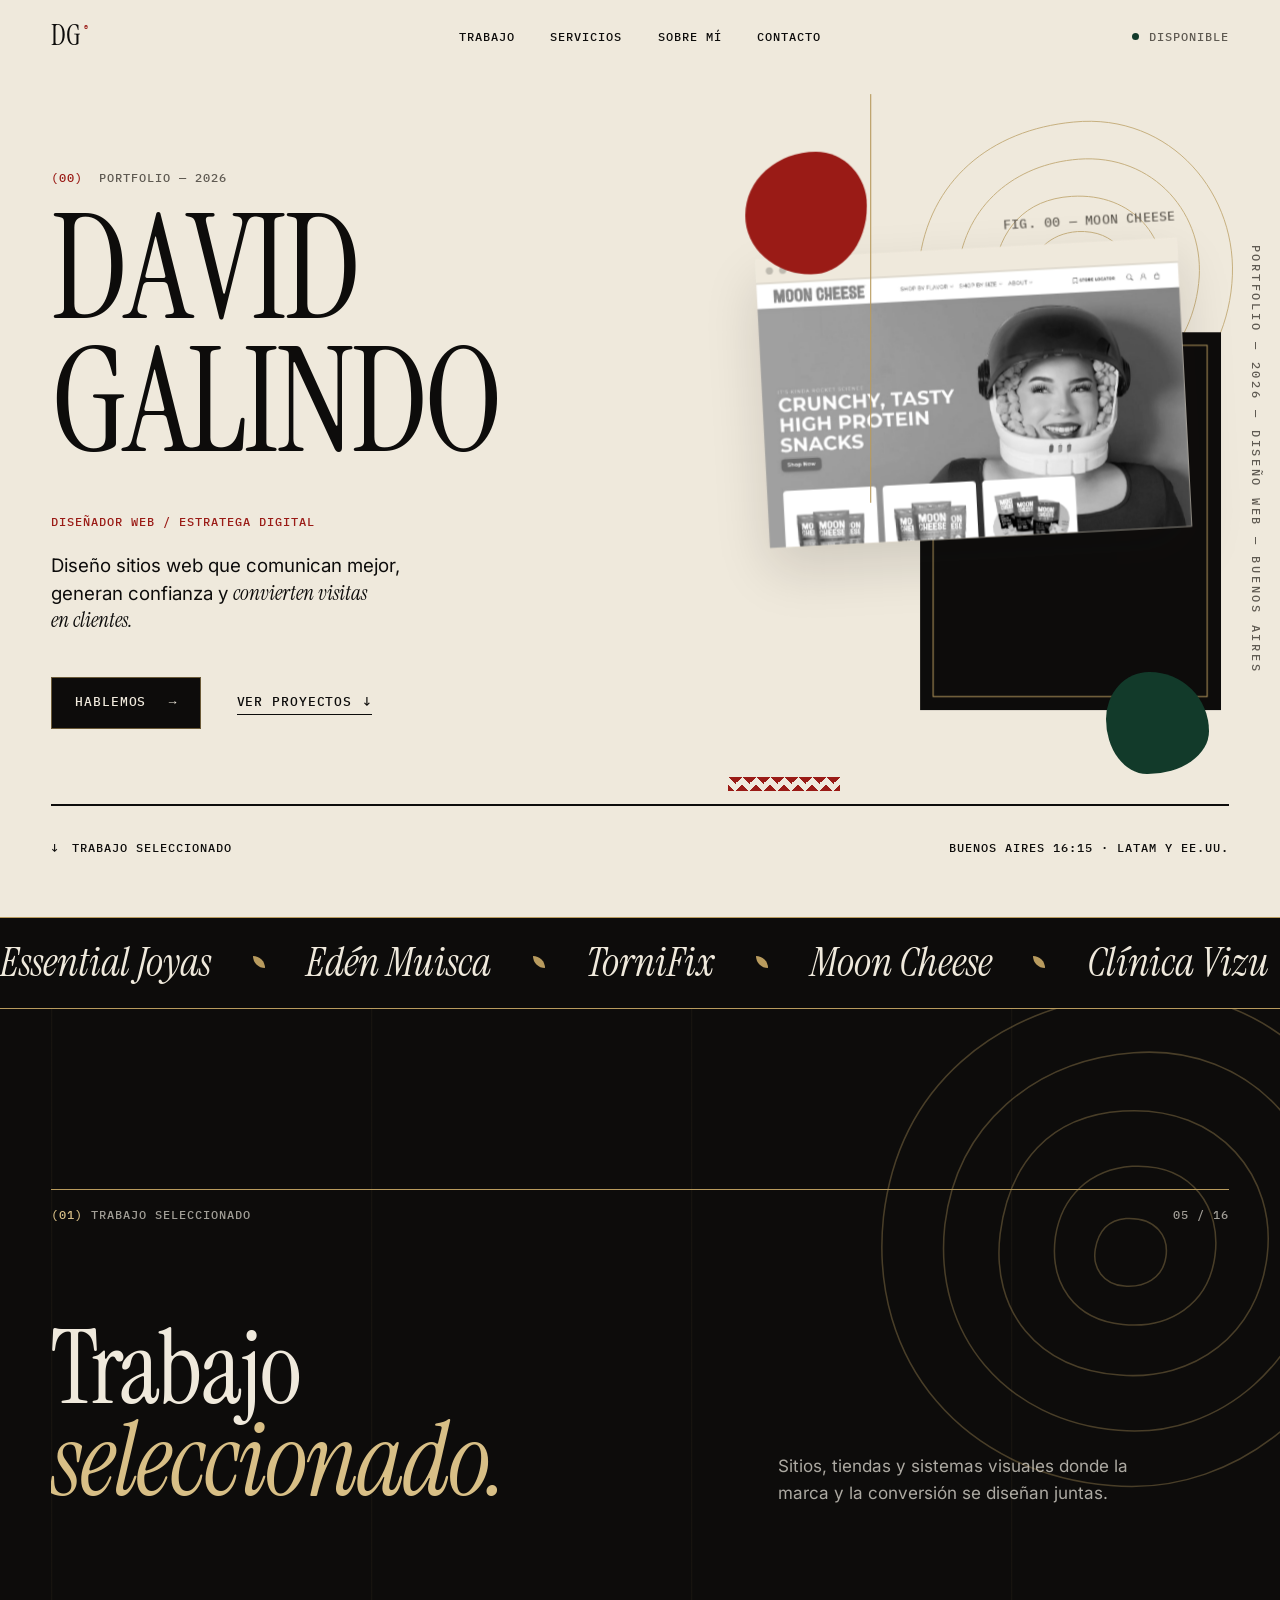
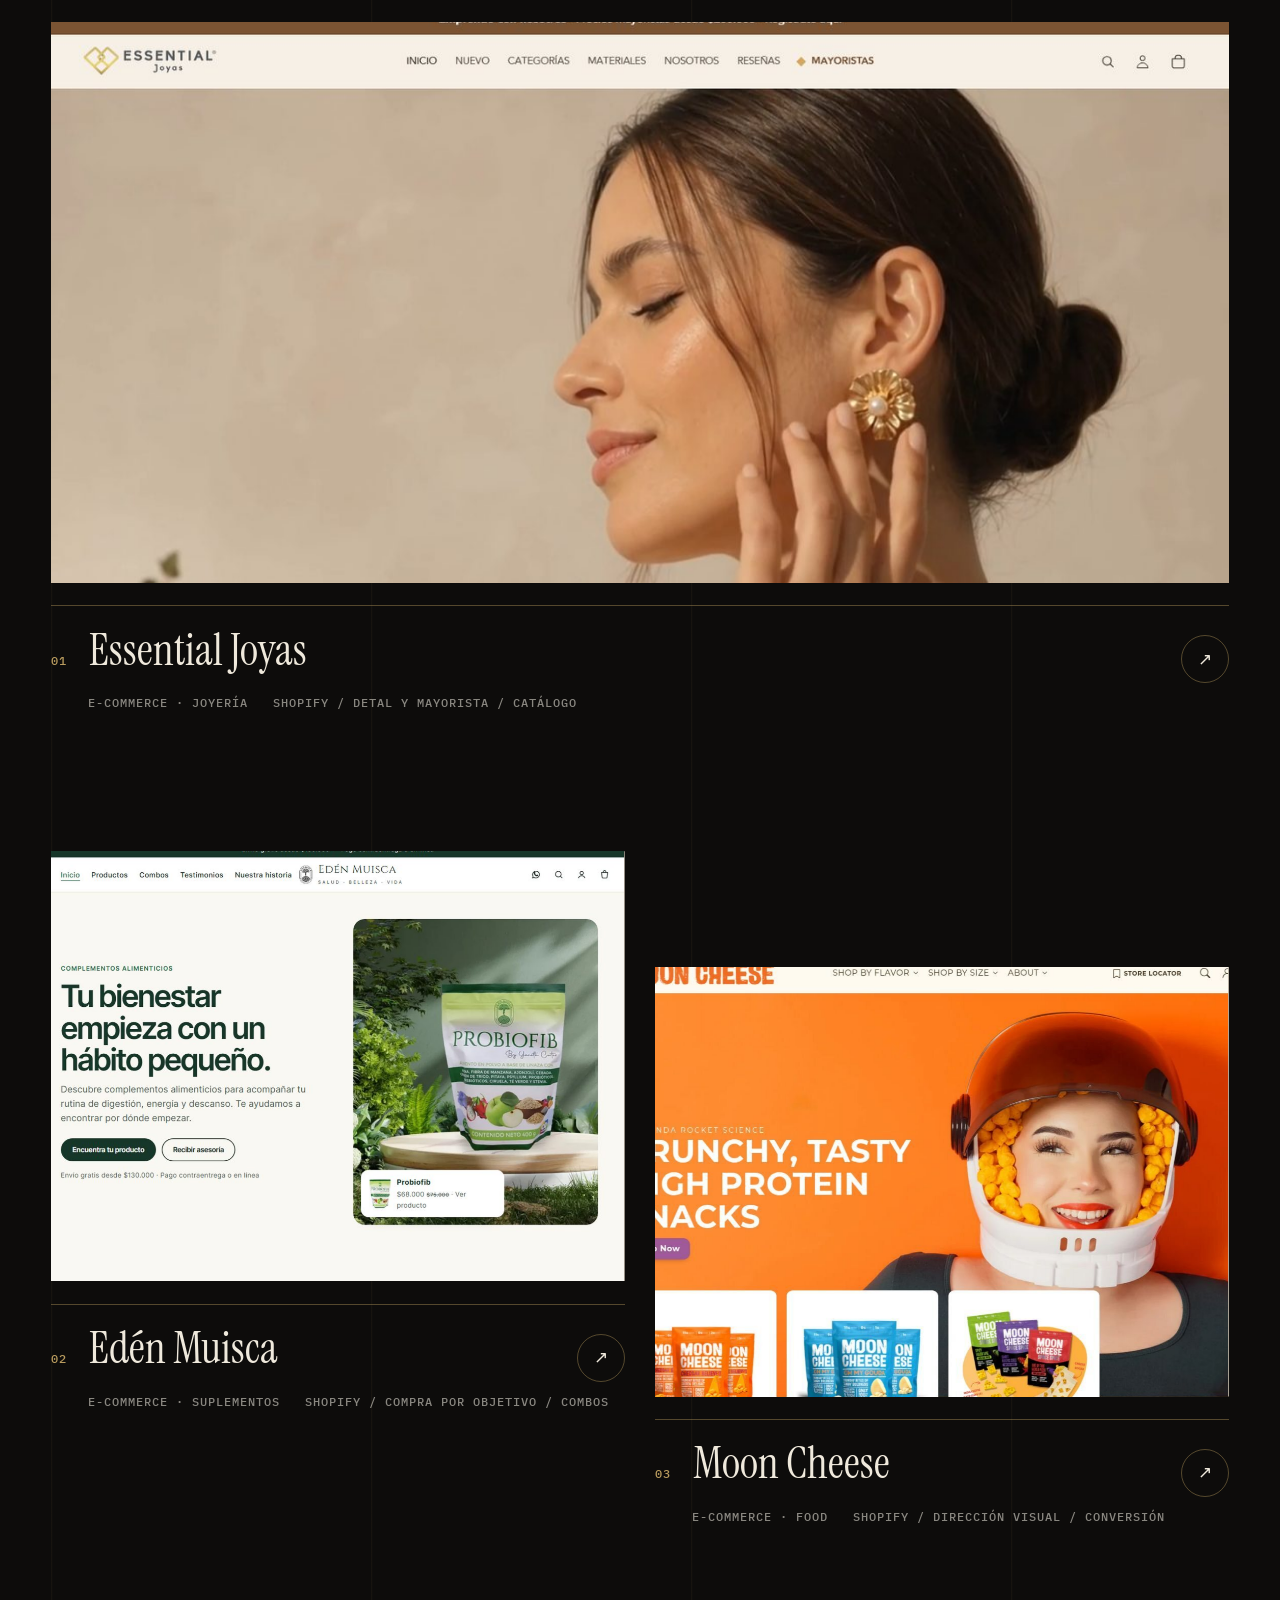
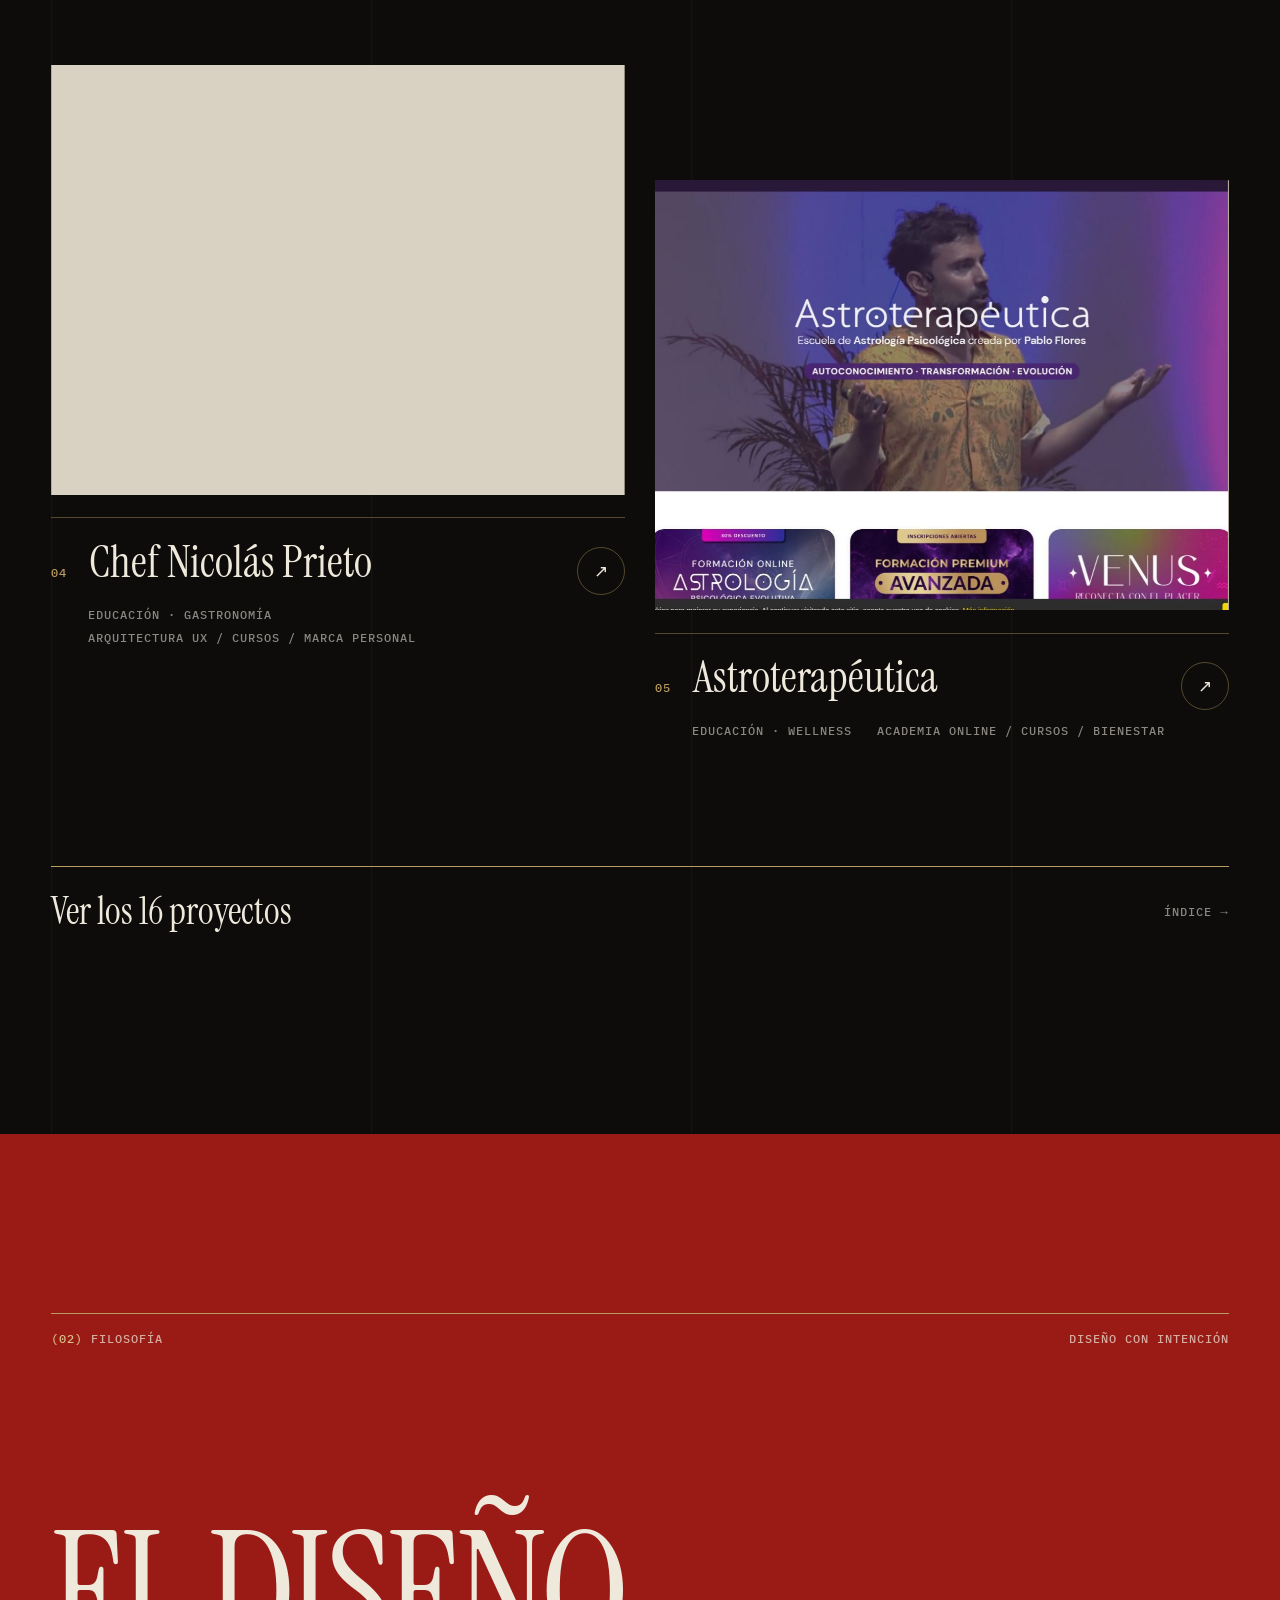
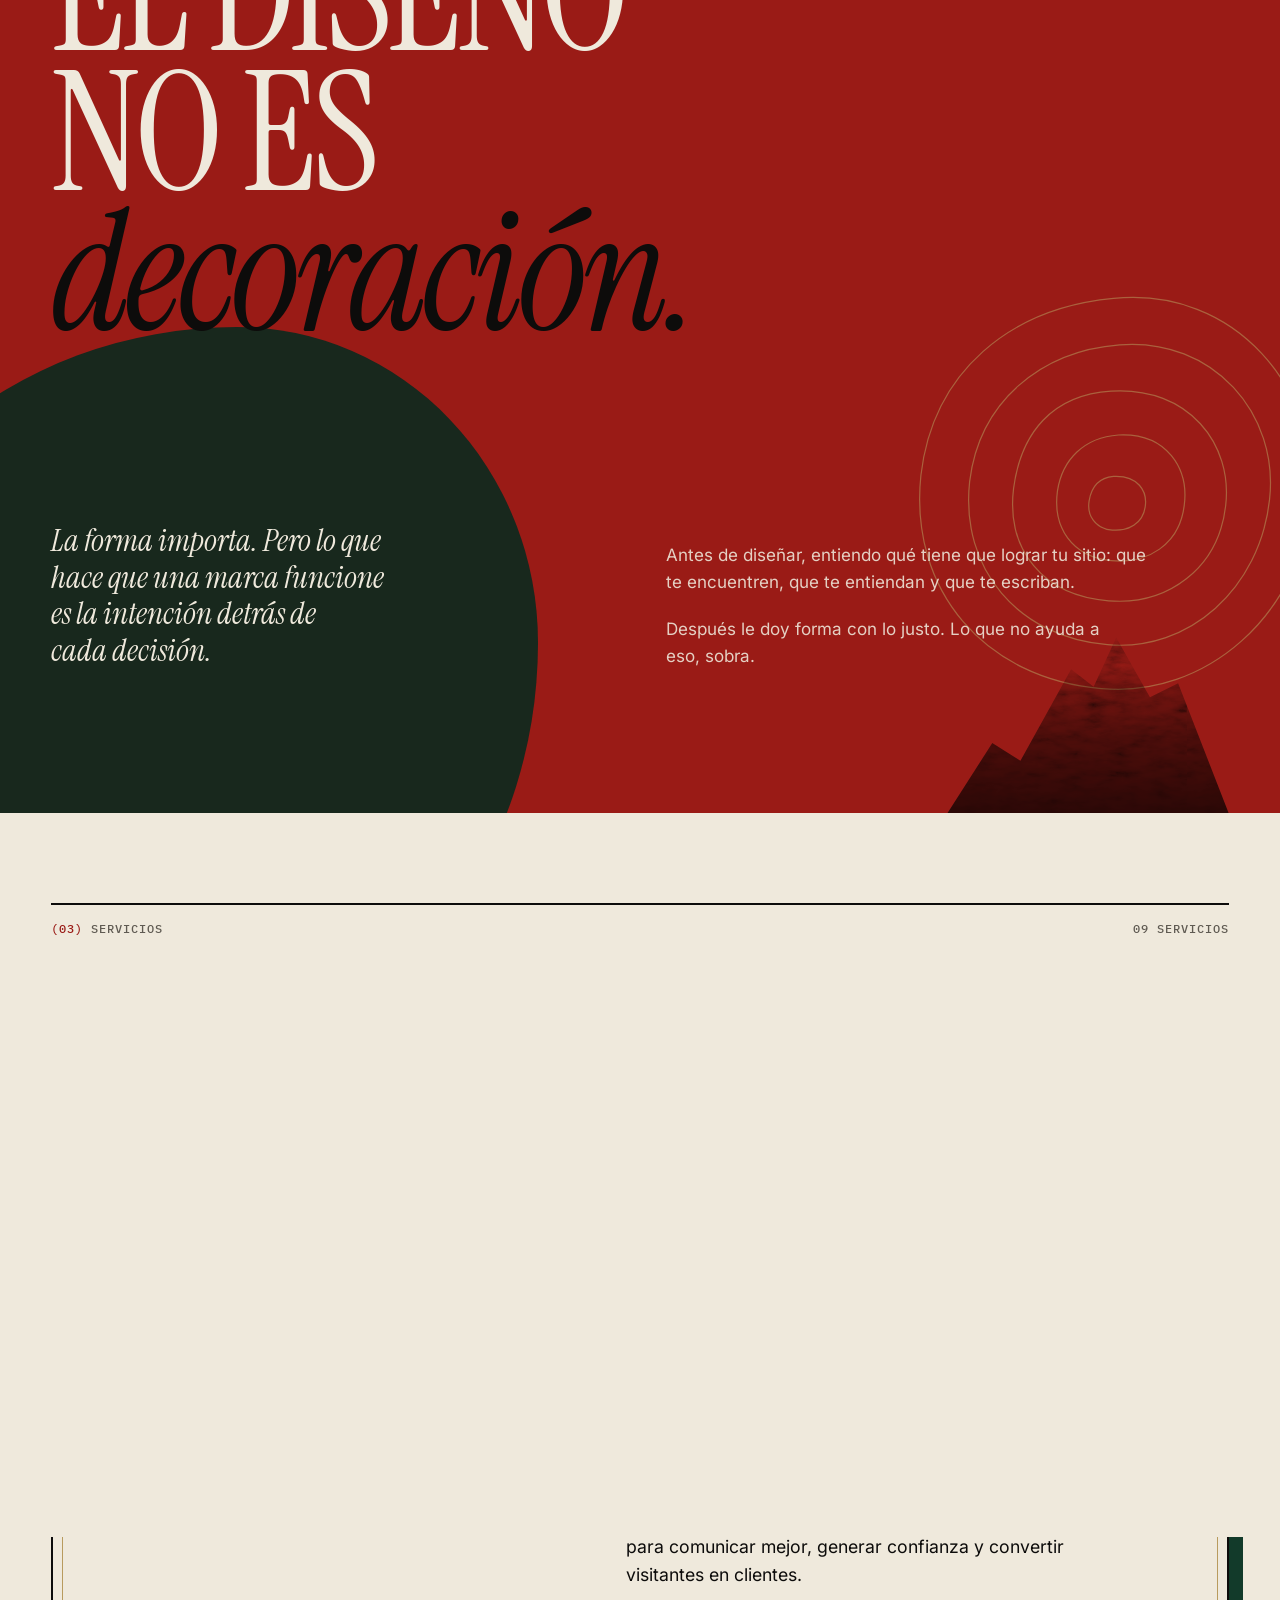
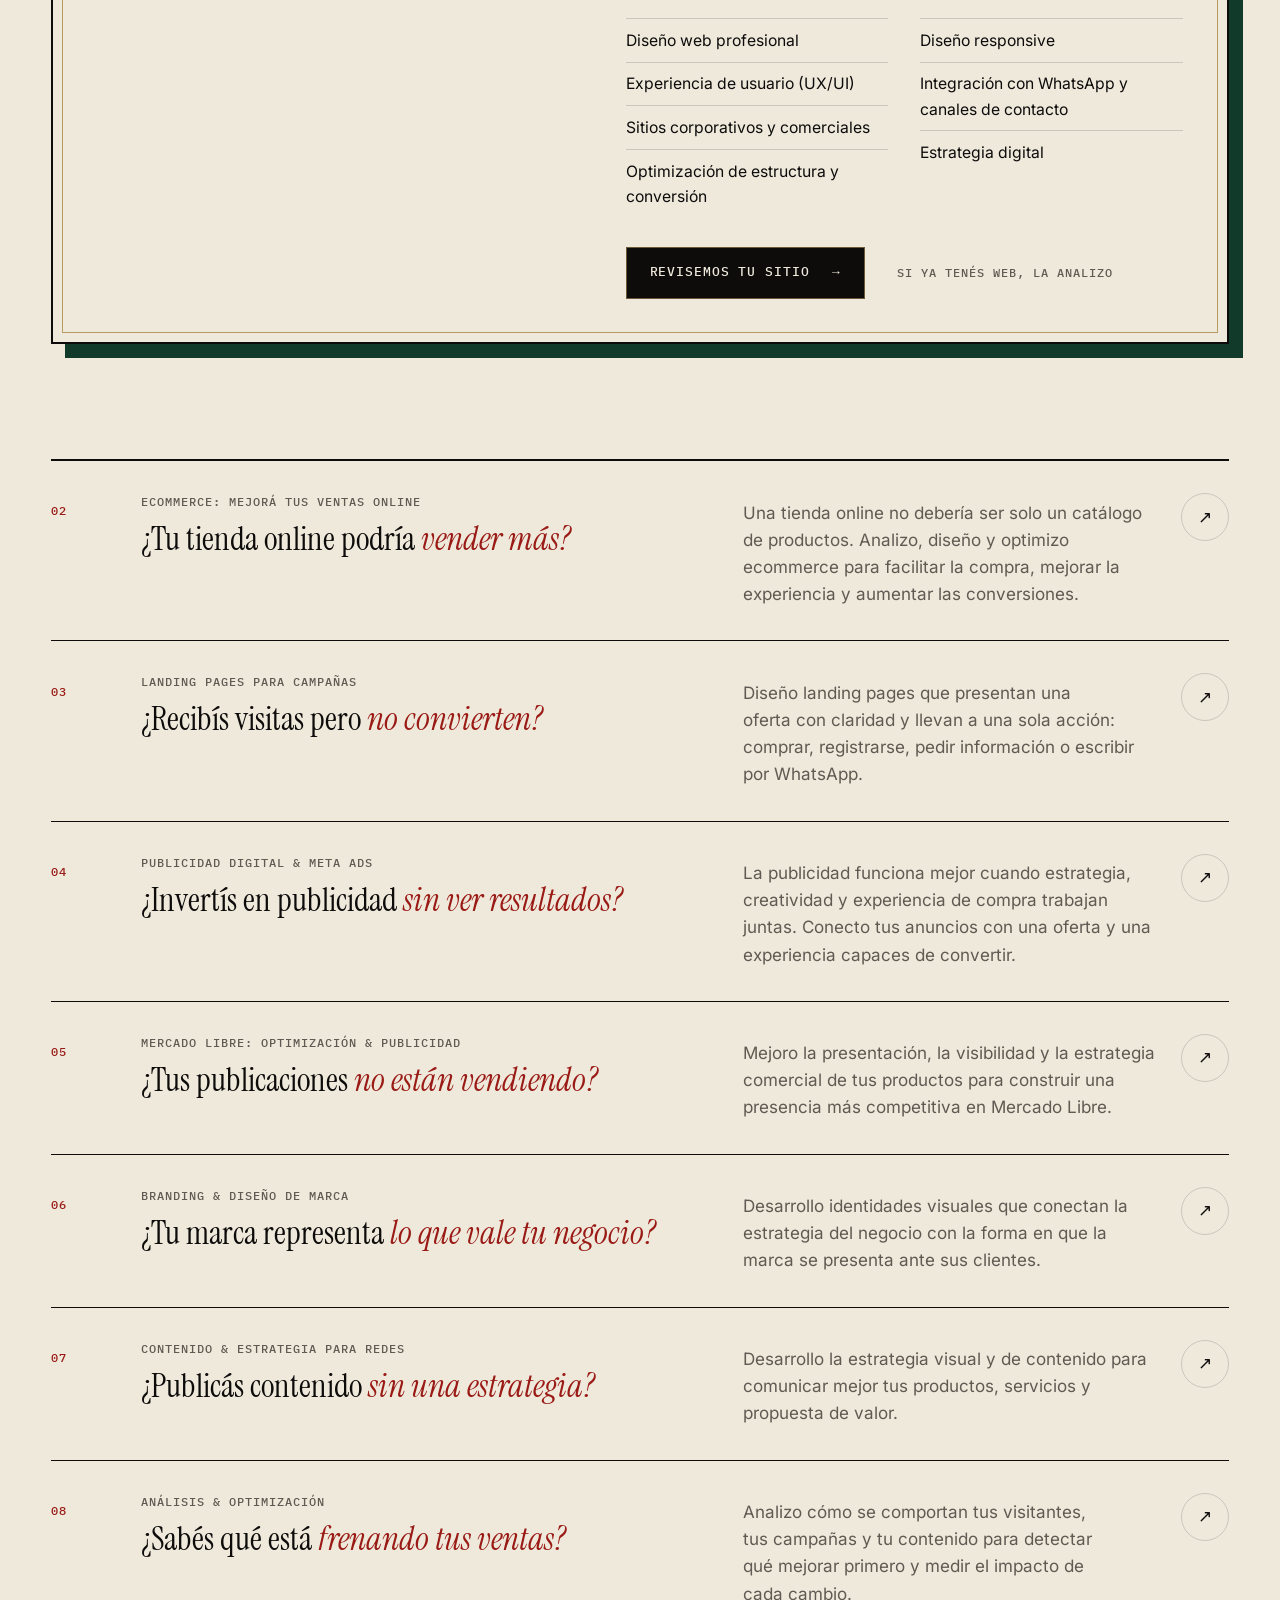
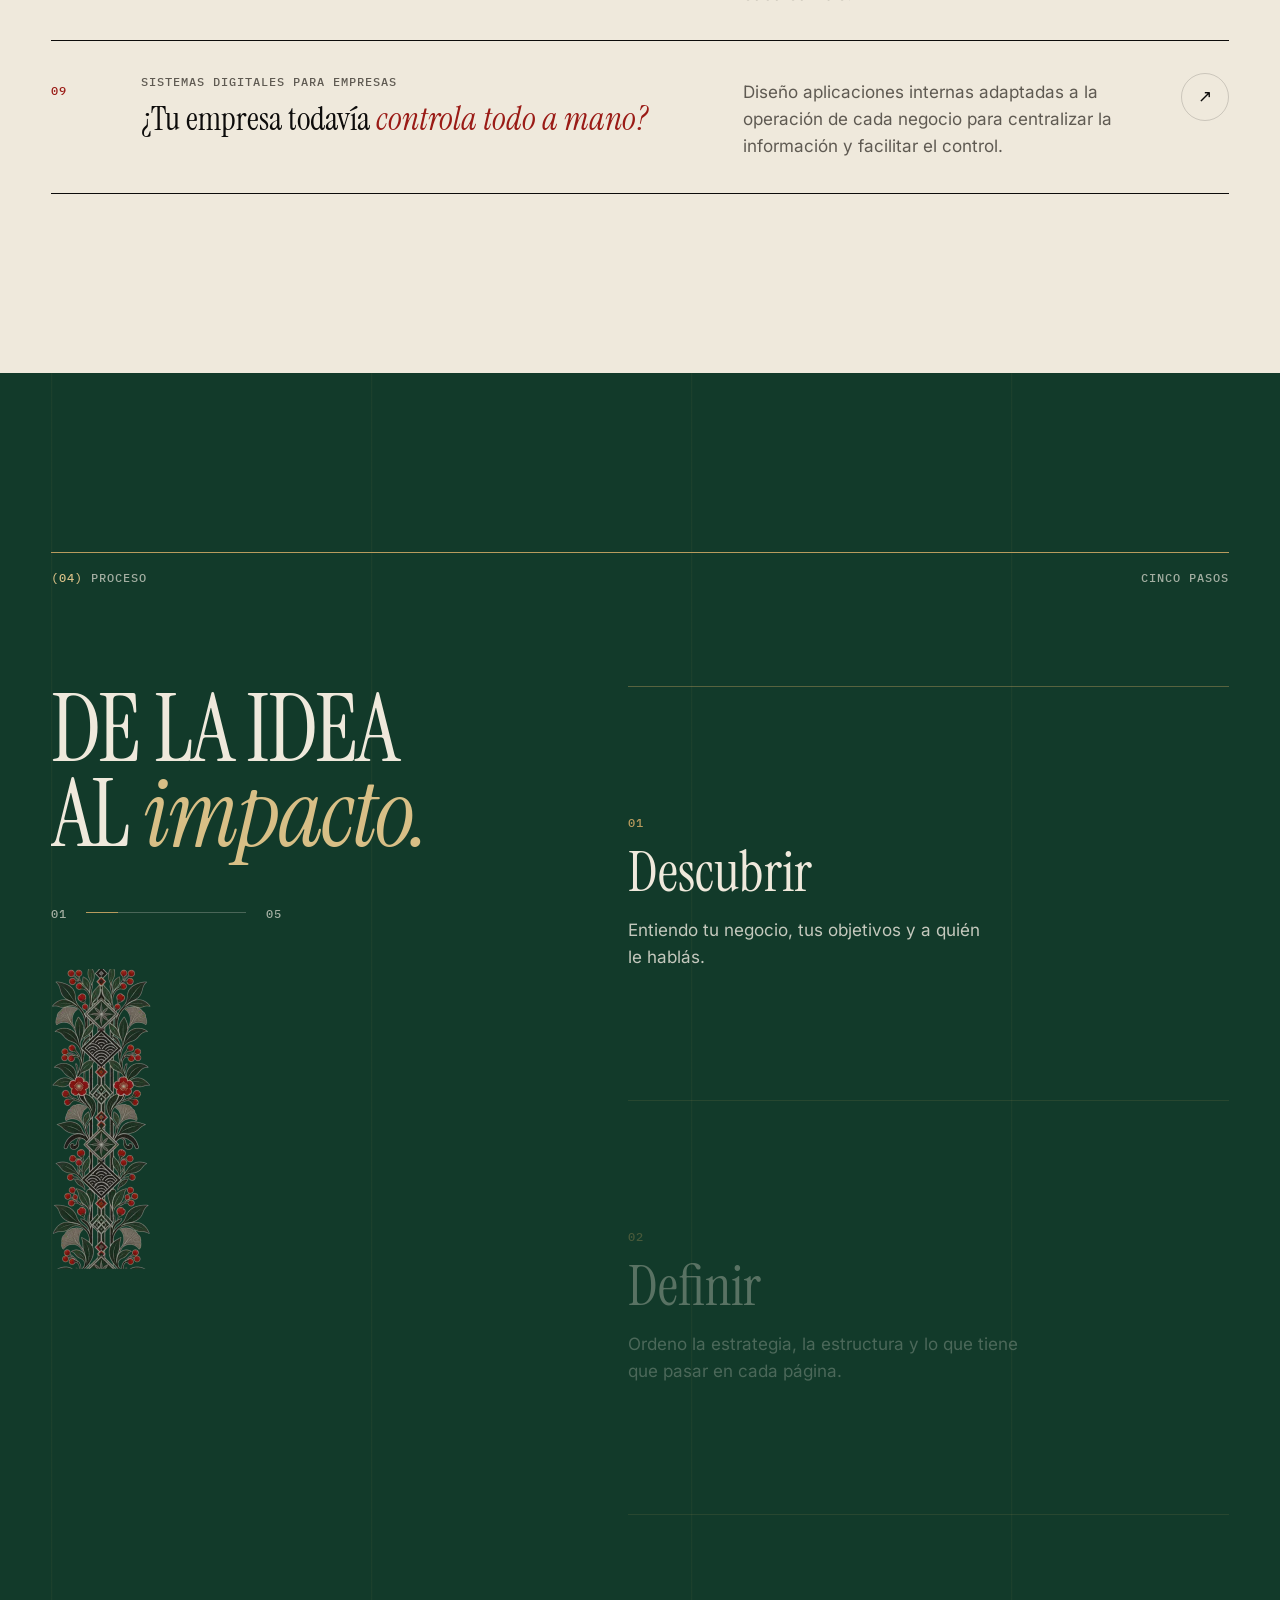
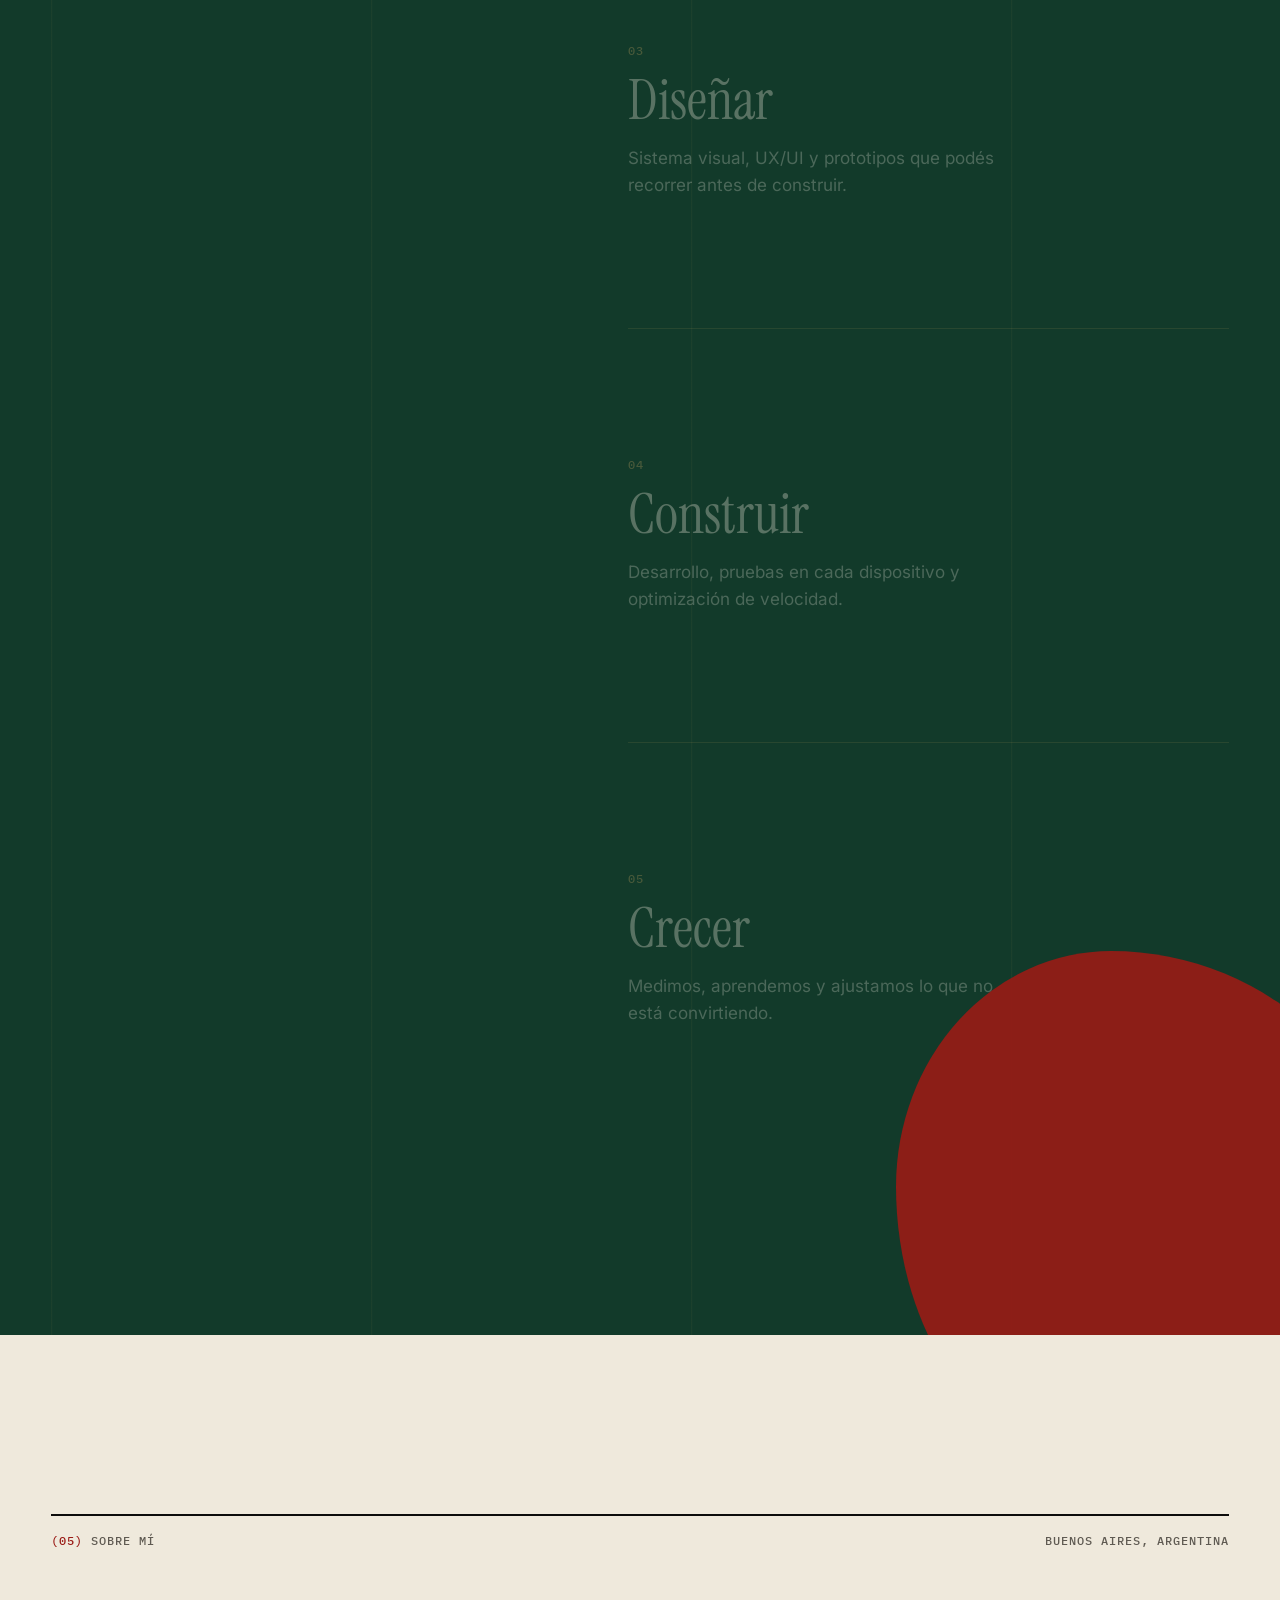
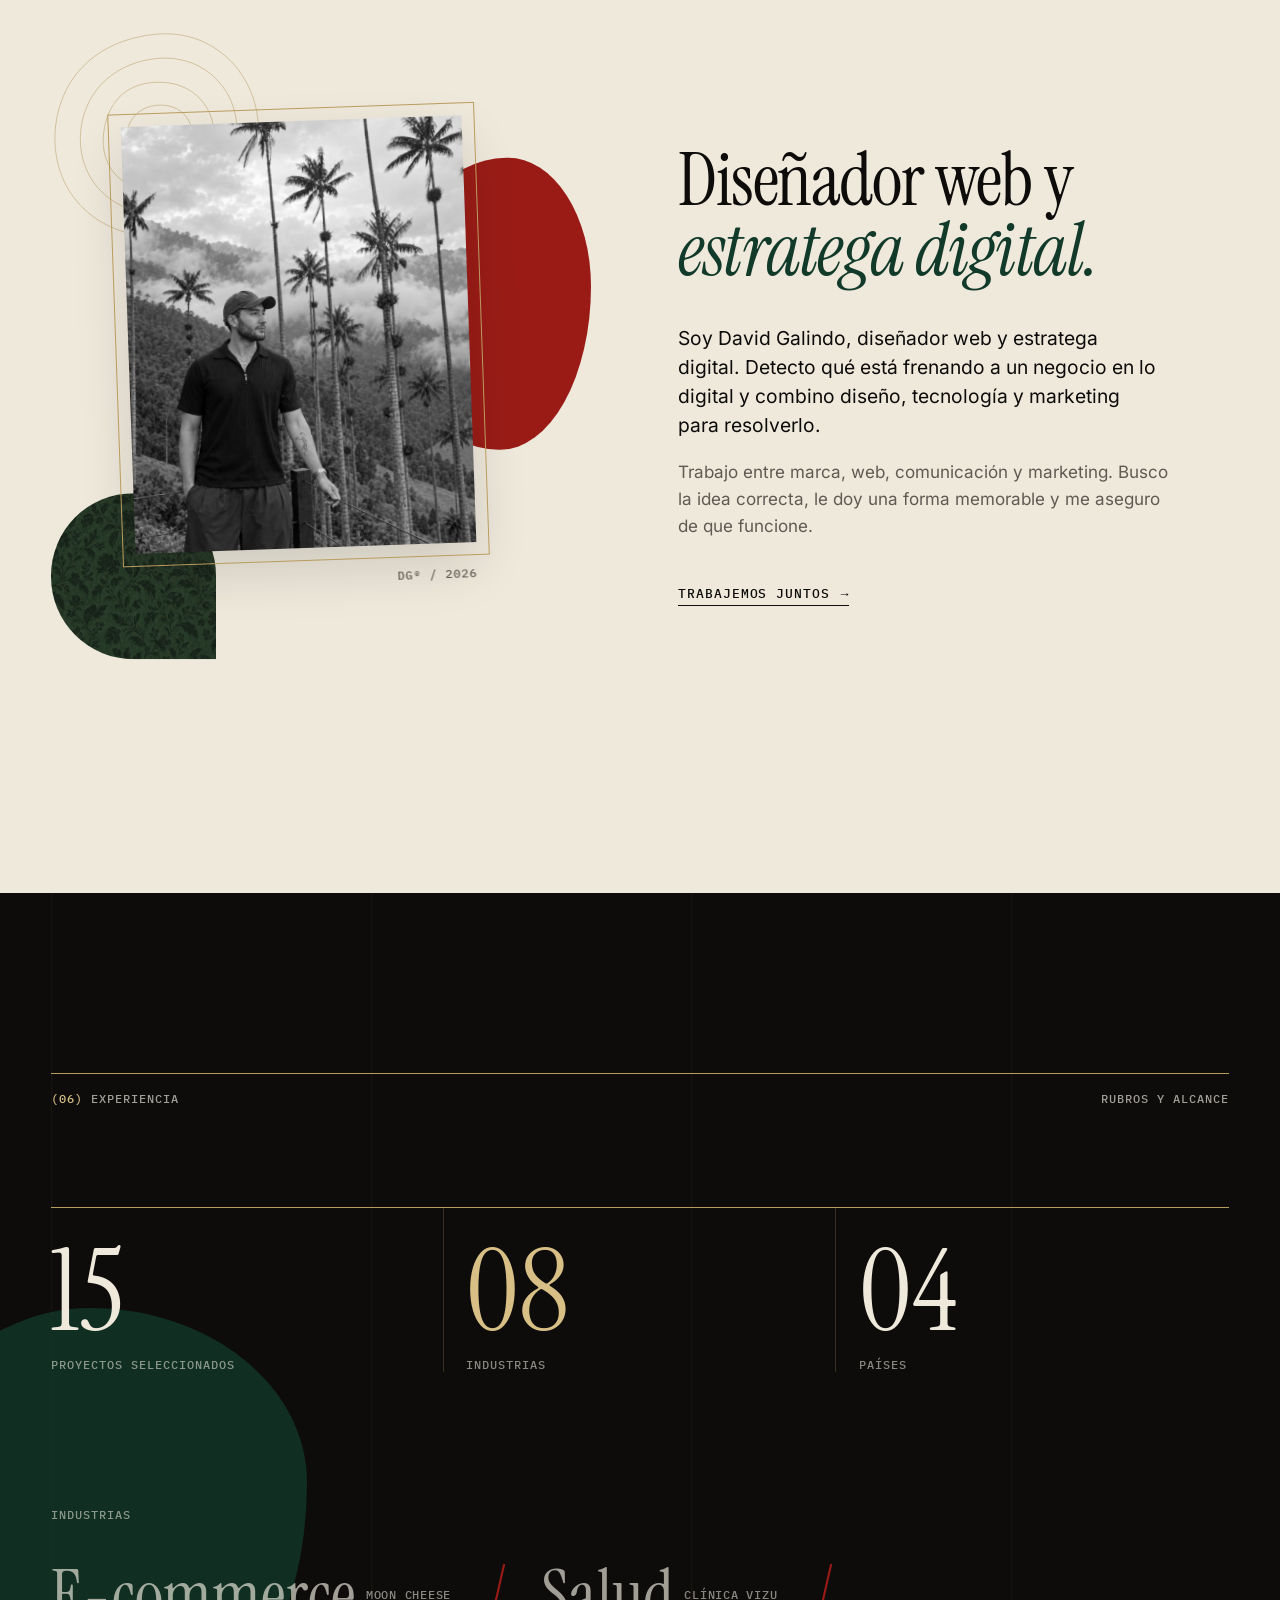
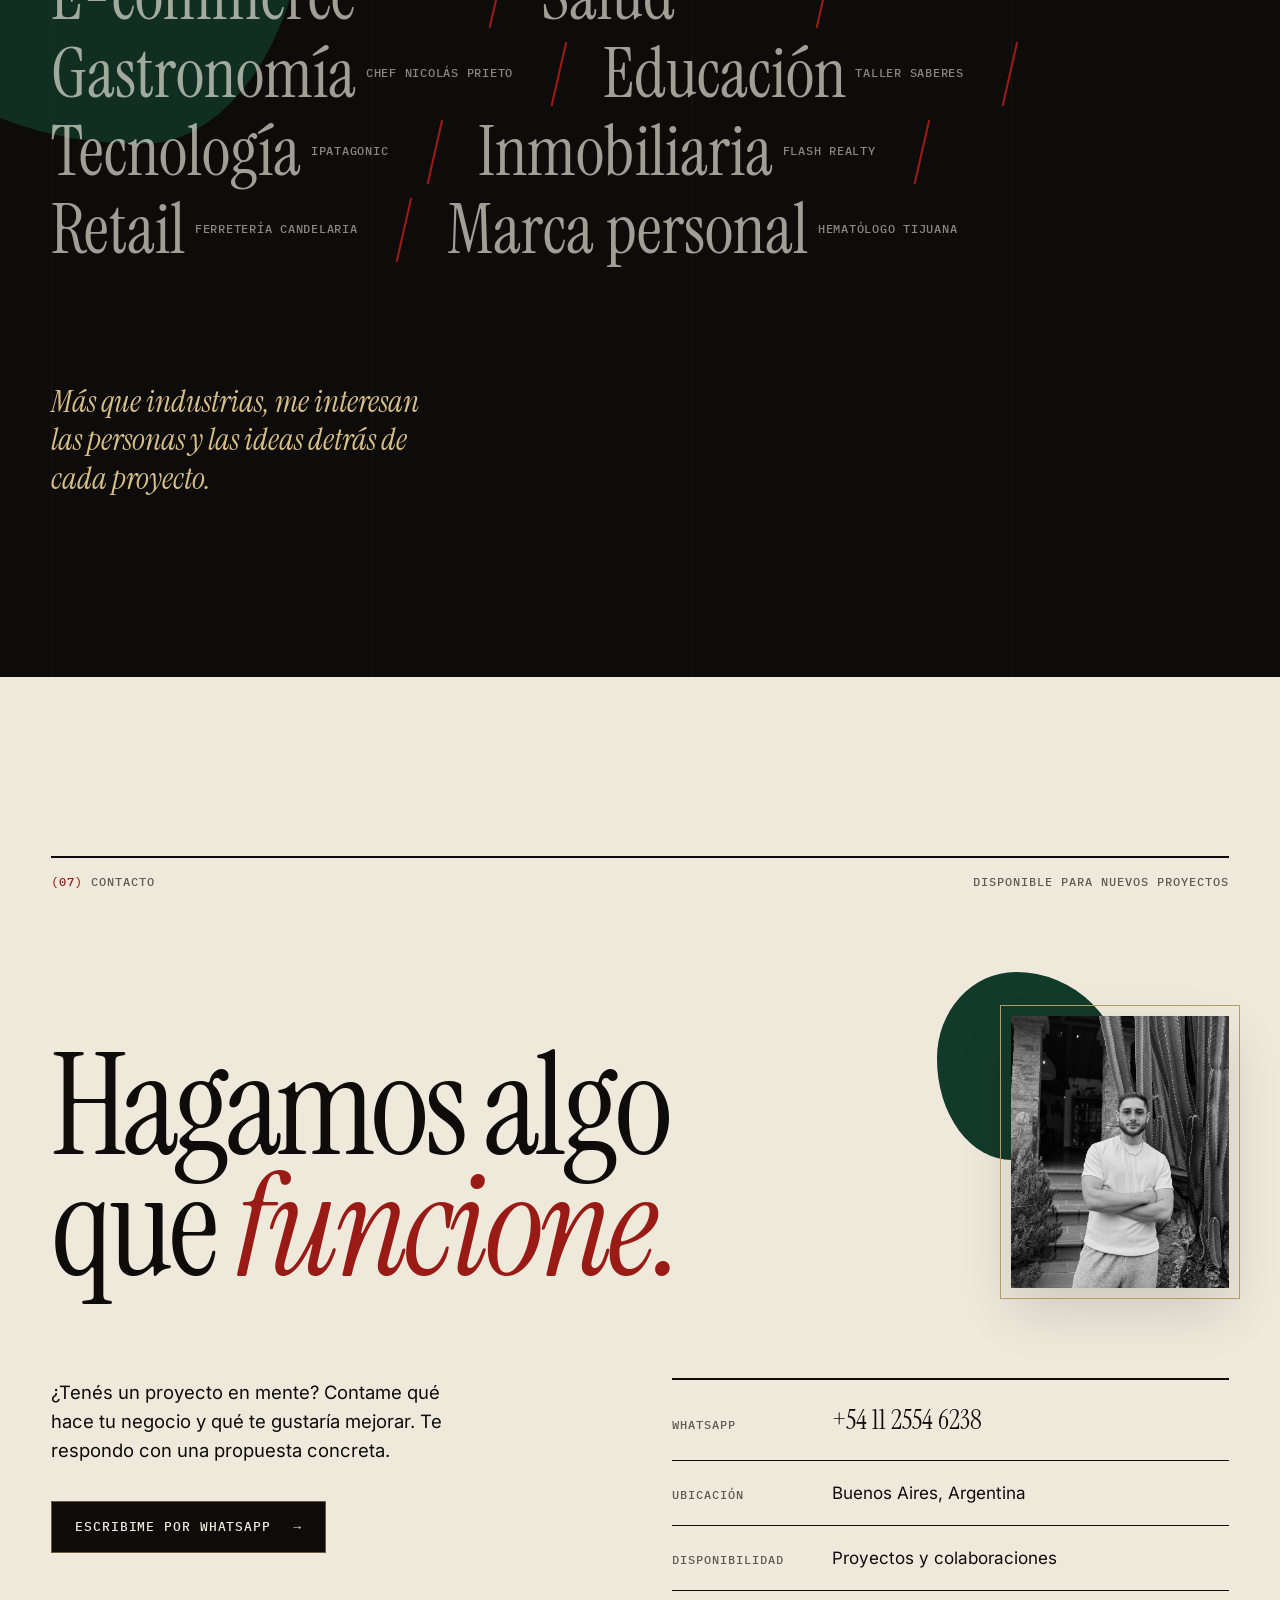
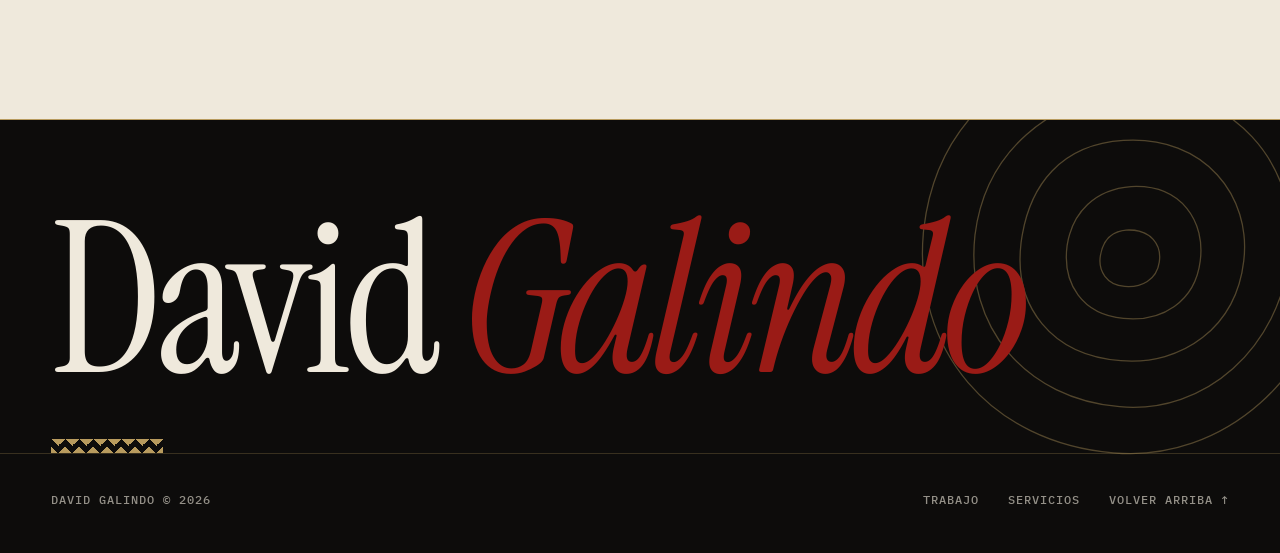
<file: index.html>
<!doctype html>
<html lang="es">
<head>
<meta charset="utf-8">
<meta name="viewport" content="width=device-width, initial-scale=1">
<meta name="theme-color" content="#0d0c0b">
<title>David Galindo — Diseño web & Estrategia digital</title>
<meta name="description" content="David Galindo, diseñador web y estratega digital. Sitios, ecommerce y landing pages pensados para convertir visitas en clientes.">
<link rel="canonical" href="https://davidcortes377.github.io/portafolio-david-galindo/">
<meta property="og:type" content="website">
<meta property="og:url" content="https://davidcortes377.github.io/portafolio-david-galindo/">
<meta property="og:image:width" content="1200">
<meta property="og:image:height" content="630">
<meta property="og:title" content="David Galindo — Diseño web & Estrategia digital">
<meta property="og:description" content="Sitios, ecommerce y landing pages pensados para convertir visitas en clientes.">
<meta property="og:image" content="https://davidcortes377.github.io/portafolio-david-galindo/og-image.jpg">
<meta name="twitter:card" content="summary_large_image">
<link rel="icon" href="data:image/svg+xml,%3Csvg xmlns='http://www.w3.org/2000/svg' viewBox='0 0 64 64'%3E%3Crect width='64' height='64' fill='%23121110'/%3E%3Ctext x='50%25' y='58%25' dominant-baseline='middle' text-anchor='middle' font-family='Georgia,serif' font-size='34' fill='%23f1ece2'%3EDG%3C/text%3E%3C/svg%3E">
<link rel="preload" href="./fonts/instrument-serif-regular.woff2" as="font" type="font/woff2" crossorigin>
<link rel="preload" href="./fonts/inter-variable.woff2" as="font" type="font/woff2" crossorigin>
<style>
@font-face{font-family:"Inter";font-style:normal;font-weight:400 700;font-display:swap;src:url("./fonts/inter-variable.woff2") format("woff2");unicode-range:U+0000-00FF, U+0131, U+0152-0153, U+02BB-02BC, U+02C6, U+02DA, U+02DC, U+0304, U+0308, U+0329, U+2000-206F, U+20AC, U+2122, U+2191, U+2193, U+2212, U+2215, U+FEFF, U+FFFD}
@font-face{font-family:"IBM Plex Mono";font-style:normal;font-weight:400;font-display:swap;src:url("./fonts/ibm-plex-mono-400.woff2") format("woff2");unicode-range:U+0000-00FF, U+0131, U+0152-0153, U+02BB-02BC, U+02C6, U+02DA, U+02DC, U+0304, U+0308, U+0329, U+2000-206F, U+20AC, U+2122, U+2191, U+2193, U+2212, U+2215, U+FEFF, U+FFFD}
@font-face{font-family:"IBM Plex Mono";font-style:normal;font-weight:500;font-display:swap;src:url("./fonts/ibm-plex-mono-500.woff2") format("woff2");unicode-range:U+0000-00FF, U+0131, U+0152-0153, U+02BB-02BC, U+02C6, U+02DA, U+02DC, U+0304, U+0308, U+0329, U+2000-206F, U+20AC, U+2122, U+2191, U+2193, U+2212, U+2215, U+FEFF, U+FFFD}
@font-face{font-family:"Instrument Serif";font-style:normal;font-weight:400;font-display:swap;src:url("./fonts/instrument-serif-regular.woff2") format("woff2");unicode-range:U+0000-00FF, U+0131, U+0152-0153, U+02BB-02BC, U+02C6, U+02DA, U+02DC, U+0304, U+0308, U+0329, U+2000-206F, U+20AC, U+2122, U+2191, U+2193, U+2212, U+2215, U+FEFF, U+FFFD}
@font-face{font-family:"Instrument Serif";font-style:italic;font-weight:400;font-display:swap;src:url("./fonts/instrument-serif-italic.woff2") format("woff2");unicode-range:U+0000-00FF, U+0131, U+0152-0153, U+02BB-02BC, U+02C6, U+02DA, U+02DC, U+0304, U+0308, U+0329, U+2000-206F, U+20AC, U+2122, U+2191, U+2193, U+2212, U+2215, U+FEFF, U+FFFD}

:root{
  --ink:#121110;--ink-soft:#2a2724;--paper:#f1ece2;--paper-2:#e8e1d3;--muted:#5f5a52;
  --green:#14392d;--red:#8e1f1a;
  --hair:1px solid rgba(18,17,16,.16);--rule:1px solid var(--ink);
  --serif:"Instrument Serif",Georgia,"Times New Roman",serif;
  --sans:"Inter","Helvetica Neue",Arial,sans-serif;
  --mono:"IBM Plex Mono","Courier New",monospace;
  --ease:cubic-bezier(.23,1,.32,1);
  --ease-io:cubic-bezier(.77,0,.175,1);
  --soft:0 22px 50px rgba(18,17,16,.14);
  --gutter:clamp(20px,4vw,64px);
  --section:clamp(7rem,14vw,13rem);
  --noise:url("data:image/svg+xml,%3Csvg viewBox='0 0 200 200' xmlns='http://www.w3.org/2000/svg'%3E%3Cfilter id='n'%3E%3CfeTurbulence type='fractalNoise' baseFrequency='.85' numOctaves='3' stitchTiles='stitch'/%3E%3C/filter%3E%3Crect width='100%25' height='100%25' filter='url(%23n)' opacity='.3'/%3E%3C/svg%3E");
  --stone:url("data:image/svg+xml,%3Csvg xmlns='http://www.w3.org/2000/svg' width='300' height='300'%3E%3Cfilter id='s'%3E%3CfeTurbulence type='fractalNoise' baseFrequency='.035 .09' numOctaves='5' seed='7'/%3E%3CfeColorMatrix type='saturate' values='0'/%3E%3CfeComponentTransfer%3E%3CfeFuncR type='linear' slope='1.8' intercept='-.4'/%3E%3CfeFuncG type='linear' slope='1.8' intercept='-.4'/%3E%3CfeFuncB type='linear' slope='1.8' intercept='-.4'/%3E%3C/feComponentTransfer%3E%3C/filter%3E%3Crect width='100%25' height='100%25' filter='url(%23s)'/%3E%3C/svg%3E");
}
*{box-sizing:border-box}
html{scroll-behavior:smooth}
body{margin:0;background:var(--paper);color:var(--ink);font:400 1.0625rem/1.6 var(--sans);overflow-x:hidden;-webkit-font-smoothing:antialiased;-moz-osx-font-smoothing:grayscale}
body.nav-open{overflow:hidden}
a{color:inherit;text-decoration:none}
img{display:block;width:100%;height:auto}
h1,h2,h3{font-family:var(--serif);font-weight:400;margin:0;text-wrap:balance}
p{margin:0;text-wrap:pretty}
em{font-family:var(--serif);font-style:italic;font-weight:400}
::selection{background:var(--ink);color:var(--paper)}
:focus-visible{outline:2px solid var(--red);outline-offset:4px}
.skip{position:fixed;left:var(--gutter);top:0;z-index:300;background:var(--ink);color:var(--paper);font:500 .8rem/1 var(--mono);text-transform:uppercase;padding:1rem 1.2rem;transform:translateY(-120%);transition:transform .2s var(--ease)}
.skip:focus{transform:translateY(12px)}
.wrap{max-width:1440px;margin:0 auto;padding:0 var(--gutter)}
section[id]{scroll-margin-top:72px}

/* microtipografía: mono solo para metadata, números y navegación */
.meta{font:500 .78rem/1.3 var(--mono);text-transform:uppercase;letter-spacing:.08em}
.num{font:500 .78rem/1 var(--mono);letter-spacing:.04em}
.label{display:flex;gap:1rem;align-items:baseline;font:500 .78rem/1 var(--mono);text-transform:uppercase;letter-spacing:.08em;color:var(--muted)}
.label b{font-weight:500;color:var(--ink)}
.on-dark .label,.on-green .label{color:#f1ece2a6}
.on-dark .label b,.on-green .label b{color:var(--paper)}

/* acciones */
.btn{display:inline-flex;align-items:center;gap:1.4rem;min-height:52px;padding:0 1.5rem;background:var(--ink);color:var(--paper);font:500 .8rem/1 var(--mono);text-transform:uppercase;letter-spacing:.07em;transition:background .25s var(--ease),transform .16s var(--ease)}
.btn span{transition:transform .25s var(--ease)}
.btn:active{transform:scale(.97)}
.link{position:relative;display:inline-flex;align-items:center;gap:.7rem;min-height:44px;font:500 .8rem/1 var(--mono);text-transform:uppercase;letter-spacing:.07em}
.link:after{content:"";position:absolute;left:0;right:0;bottom:10px;height:1px;background:currentColor;transform-origin:left;transition:transform .35s var(--ease)}
.on-dark .btn{background:var(--paper);color:var(--ink)}
@media (hover:hover) and (pointer:fine){
  .btn:hover{background:var(--red);color:var(--paper)}
  .btn:hover span{transform:translateX(4px)}
  .link:hover:after{transform:scaleX(0);transform-origin:right}
}

/* patrón folklórico (guarda) — solo 4 apariciones */
.guard{height:14px;background:
  linear-gradient(135deg,currentColor 25%,transparent 25%) -7px 0/14px 14px,
  linear-gradient(225deg,currentColor 25%,transparent 25%) -7px 0/14px 14px,
  linear-gradient(315deg,currentColor 25%,transparent 25%) 0 0/14px 14px,
  linear-gradient(45deg,currentColor 25%,transparent 25%) 0 0/14px 14px}

/* header casi invisible */
header{position:fixed;inset:0 0 auto;z-index:100;transition:background .3s var(--ease),border-color .3s var(--ease);border-bottom:1px solid transparent}
header.scrolled{background:rgba(241,236,226,.86);backdrop-filter:blur(14px);-webkit-backdrop-filter:blur(14px);border-color:rgba(18,17,16,.1)}
.header-in{height:72px;display:grid;grid-template-columns:1fr auto 1fr;align-items:center}
.brand{font:400 1.75rem/1 var(--serif);letter-spacing:-.01em;justify-self:start;min-height:44px;display:flex;align-items:center}
.brand sup{font:500 .62rem/1 var(--mono);margin-left:2px;align-self:flex-start;margin-top:10px}
.nav{display:flex;gap:2.2rem}
.nav a{position:relative;display:flex;align-items:center;min-height:44px;font:500 .78rem/1 var(--mono);text-transform:uppercase;letter-spacing:.08em}
.nav a:after{content:"";position:absolute;left:0;right:0;bottom:12px;height:1px;background:var(--ink);transform:scaleX(0);transform-origin:right;transition:transform .35s var(--ease)}
.nav a[aria-current]:after{transform:scaleX(1);transform-origin:left}
@media (hover:hover) and (pointer:fine){.nav a:hover:after{transform:scaleX(1);transform-origin:left}}
.nav .nav-wa{display:none}
.status{justify-self:end;display:flex;align-items:center;gap:.6rem;color:var(--muted)}
.status i{width:7px;height:7px;border-radius:50%;background:var(--green)}
.menu-btn{display:none;width:48px;height:48px;border:0;background:none;padding:0;cursor:pointer;position:relative;justify-self:end}
.menu-btn span{position:absolute;left:12px;right:12px;height:1.5px;background:var(--ink);transition:transform .3s var(--ease),opacity .2s}
.menu-btn span:nth-child(1){transform:translateY(-5px)}.menu-btn span:nth-child(2){transform:translateY(5px)}
.nav-open .menu-btn span:nth-child(1){transform:rotate(45deg)}
.nav-open .menu-btn span:nth-child(2){transform:rotate(-45deg)}

/* ---------- HERO ---------- */
.hero{min-height:100svh;padding:clamp(120px,16vh,170px) 0 3rem;position:relative;display:flex;flex-direction:column}
.hero .wrap{width:100%;flex:1;display:grid;grid-template-columns:1.1fr .9fr;grid-template-rows:1fr auto;column-gap:5vw}
.hero-copy{align-self:center}
h1{font-size:clamp(5rem,11.4vw,12.4rem);line-height:.86;letter-spacing:-.025em;text-transform:uppercase;margin-top:1.4rem}
.mask{display:block;overflow:hidden;padding-bottom:.05em}
.mask>span{display:block}
.hero-role{margin-top:2.6rem;color:var(--muted)}
.hero-text{font-size:clamp(1.15rem,1.45vw,1.35rem);line-height:1.5;max-width:30ch;margin-top:1.4rem}
.hero-text em,.about-copy .lead em{font-size:1.14em;line-height:1}
.hero-actions{display:flex;flex-wrap:wrap;align-items:center;gap:1.4rem 2.2rem;margin-top:2.6rem}
.hero-visual{position:relative;align-self:center;height:min(68vh,640px);perspective:1100px}
.hero-stage{position:absolute;inset:0;transform-style:preserve-3d}
.hero-plate{position:absolute;right:0;bottom:6%;width:62%;height:64%;background:var(--green);transform:translateZ(-40px)}
.hero-sun{position:absolute;left:6%;top:4%;width:clamp(90px,9vw,140px);aspect-ratio:1;border-radius:50%;background:var(--red);transform:translateZ(60px)}
.hero-line{position:absolute;left:30%;top:-4%;width:1px;height:62%;background:var(--ink);transform:translateZ(80px)}
.hero-shot{position:absolute;left:8%;right:10%;top:18%;transform:translateZ(30px) rotate(-3deg);box-shadow:var(--soft);background:var(--paper)}
.hero-shot .chrome{height:24px;display:flex;align-items:center;gap:6px;padding:0 10px;border-bottom:var(--hair);background:var(--paper)}
.hero-shot .chrome i{width:7px;height:7px;border-radius:50%;background:rgba(18,17,16,.22)}
.hero-shot .media{aspect-ratio:16/10}
.hero-shot img{filter:grayscale(1) contrast(1.05)}
.hero-guard{position:absolute;left:0;bottom:-2.2rem;width:112px;color:var(--green)}
.hero-foot{grid-column:1/-1;display:flex;justify-content:space-between;align-items:center;border-top:var(--hair);padding-top:1.2rem;margin-top:3rem;color:var(--muted)}
.hero-foot a{display:flex;align-items:center;gap:.8rem;min-height:44px}

/* ---------- MEDIA: reveal + parallax + hover ---------- */
.media{position:relative;display:block;overflow:hidden;background:#d9d1c1}
.media-in{position:absolute;inset:-5% 0;will-change:transform}
.media img{width:100%;height:100%;object-fit:cover;object-position:top center;transition:transform .9s var(--ease)}
.js .reveal-media .media{clip-path:inset(100% 0 0 0);transition:clip-path 1.2s var(--ease-io)}
.js .reveal-media .media-in img{transform:scale(1.08);transition:transform 1.6s var(--ease)}
.js .reveal-media.in .media{clip-path:inset(0 0 0 0)}
.js .reveal-media.in .media-in img{transform:scale(1)}
.js .reveal{opacity:0;transform:translateY(14px);transition:opacity .6s var(--ease),transform .6s var(--ease);transition-delay:calc(var(--i,0) * 70ms)}
.js .reveal.in{opacity:1;transform:none}

/* ---------- TRABAJO (oscuro) ---------- */
.on-dark{background:var(--ink);color:var(--paper)}
.work{padding:var(--section) 0}
.sec-top{display:flex;justify-content:space-between;align-items:baseline;border-top:var(--hair);padding-top:1.2rem}
.on-dark .sec-top{border-color:rgba(241,236,226,.2)}
.work-title{display:grid;grid-template-columns:1.5fr 1fr;gap:4vw;align-items:end;margin:clamp(4rem,8vw,7rem) 0 clamp(5rem,9vw,8rem)}
.work-title h2{font-size:clamp(3.6rem,8vw,8.4rem);line-height:.9;letter-spacing:-.02em}
.work-title p{color:#f1ece2b3;max-width:36ch}
.projects{display:grid;grid-template-columns:repeat(12,minmax(0,1fr));column-gap:clamp(16px,2.4vw,40px);row-gap:clamp(6rem,11vw,10rem)}
.project{min-width:0}
.project.full{grid-column:1/-1}
.project.half{grid-column:span 6}
.project.half.low{margin-top:clamp(4rem,9vw,9rem)}
.project .media{aspect-ratio:4/3}
.project.full .media{aspect-ratio:21/10}
.project-head{display:grid;grid-template-columns:auto 1fr auto;gap:1.4rem;align-items:baseline;padding-top:1.4rem}
.project-head h3{font-size:clamp(2rem,3.4vw,3.6rem);line-height:1;transition:transform .45s var(--ease)}
.project-head .meta{color:#f1ece28c}
.project-sub{display:flex;flex-wrap:wrap;gap:.4rem 1.6rem;margin-top:.7rem;padding-left:calc(2ch + 1.4rem);color:#f1ece28c}
.project-go{display:grid;place-items:center;width:48px;height:48px;border:1px solid rgba(241,236,226,.35);border-radius:50%;font-size:1.05rem;transition:background .25s var(--ease),color .25s var(--ease)}
@media (hover:hover) and (pointer:fine){
  .project a.media:hover img{transform:scale(1.025)}
  .project:hover .project-head h3{transform:translateX(8px)}
  .project:hover .project-go{background:var(--paper);color:var(--ink)}
}
.all-projects{margin-top:clamp(6rem,10vw,9rem);border-top:1px solid rgba(241,236,226,.2)}
.all-projects summary{list-style:none;cursor:pointer;display:flex;justify-content:space-between;align-items:center;min-height:88px;font:400 clamp(1.8rem,3vw,2.8rem)/1 var(--serif)}
.all-projects summary::-webkit-details-marker{display:none}
.all-projects summary .meta{color:#f1ece28c}
.all-projects summary b{font-weight:400;display:inline-block;transition:transform .35s var(--ease)}
.all-projects[open] summary b{transform:rotate(90deg)}
.index-row{display:grid;grid-template-columns:3.5rem 1.3fr 1fr 1fr 2rem;gap:1.2rem;align-items:baseline;padding:1.15rem 0;border-top:1px solid rgba(241,236,226,.14);transition:color .25s var(--ease),padding .35s var(--ease)}
.index-row .num,.index-row .meta{color:#f1ece28c}
.index-row strong{font:400 1.6rem/1.1 var(--serif)}
.index-row strong{transition:transform .45s var(--ease)}
@media (hover:hover) and (pointer:fine){.index-row:hover strong{transform:translateX(8px)}.index-row:hover .num{color:var(--paper)}}

/* ---------- FILOSOFÍA (silencio) ---------- */
.philosophy{padding:var(--section) 0 calc(var(--section) * .8);position:relative;overflow:hidden}
.philosophy h2{font-size:clamp(4.6rem,13vw,14rem);line-height:.84;letter-spacing:-.03em;text-transform:uppercase;margin:clamp(6rem,14vw,12rem) 0 0}
.philosophy h2 em{text-transform:none;color:var(--red)}
.philosophy-body{display:grid;grid-template-columns:1fr 1fr;gap:4vw;margin-top:clamp(7rem,14vw,12rem);align-items:end}
.philosophy-body .quote{font:italic 400 clamp(1.7rem,2.4vw,2.4rem)/1.2 var(--serif);max-width:24ch}
.philosophy-body p+p{margin-top:1.2rem}
.philosophy-text{max-width:44ch}
.mountain{position:absolute;right:var(--gutter);bottom:0;width:clamp(180px,22vw,320px);aspect-ratio:1.6;background:linear-gradient(180deg,#f6f3ec 0 16%,#bdb5a7 30%,#6c665d 60%,#2b2824),var(--stone);background-blend-mode:multiply;background-size:cover,240px;clip-path:polygon(0 100%,16% 60%,26% 70%,44% 18%,52% 28%,60% 0,72% 34%,82% 26%,100% 100%);opacity:.9}

/* ---------- SERVICIOS ---------- */
.services{padding:calc(var(--section) * .5) 0 var(--section)}
.services-head{display:grid;grid-template-columns:1.5fr 1fr;gap:4vw;align-items:end;margin:clamp(4rem,8vw,7rem) 0 clamp(4rem,7vw,6rem)}
.services-head h2{font-size:clamp(3.4rem,7vw,7.4rem);line-height:.92;letter-spacing:-.02em}
.services-head h2 em{color:var(--red)}
.services-head p{color:var(--muted);max-width:38ch}
.feature{display:grid;grid-template-columns:5fr 6fr;gap:clamp(2rem,5vw,5rem);align-items:center;border:var(--rule);background:var(--paper);padding:clamp(1.6rem,3.4vw,3.4rem);box-shadow:12px 12px 0 var(--green)}
.feature .media{aspect-ratio:auto;background:none;overflow:visible}
.feature .media img{height:auto;object-fit:contain;filter:drop-shadow(0 24px 40px rgba(18,17,16,.16));transform:translate3d(0,var(--dy,0),0)}
.feature-tag{display:flex;flex-wrap:wrap;gap:.6rem 1.6rem;align-items:center;color:var(--muted)}
.feature-tag b{font-weight:500;color:var(--paper);background:var(--green);padding:.45rem .65rem}
.feature h3{font-size:clamp(2.6rem,4.4vw,4.8rem);line-height:.95;letter-spacing:-.015em;margin-top:1.6rem}
.feature h3 em{color:var(--red)}
.feature .need{font:400 .95rem/1.5 var(--mono);color:var(--muted);margin-top:1.2rem;max-width:44ch}
.feature .lead{font-size:clamp(1.1rem,1.3vw,1.25rem);max-width:46ch;margin-top:1rem}
.feature ul{list-style:none;padding:0;margin:1.8rem 0;columns:2;column-gap:2rem}
.feature li{break-inside:avoid;padding:.55rem 0;border-top:var(--hair);font-size:.98rem}
.feature-actions{display:flex;flex-wrap:wrap;gap:1rem 2rem;align-items:center}
.svc-list{margin-top:clamp(5rem,9vw,8rem);border-top:var(--rule)}
.svc{display:grid;grid-template-columns:4rem 1.4fr 1fr 48px;gap:1.6rem;align-items:start;padding:2rem 0;border-bottom:var(--hair)}
.svc .num{padding-top:.7rem;color:var(--muted)}
.svc h3{font-size:clamp(1.8rem,2.6vw,2.6rem);line-height:1.05;transition:transform .45s var(--ease)}
.svc h3 em{color:var(--red)}
.svc .meta{color:var(--muted);display:block;margin-bottom:.8rem}
.svc p{color:var(--muted);max-width:44ch;padding-top:.4rem}
.svc-img{display:none}
.svc-go{width:48px;height:48px;border:var(--hair);border-radius:50%;display:grid;place-items:center;transition:background .25s var(--ease),color .25s var(--ease)}
@media (hover:hover) and (pointer:fine){
  .svc:hover h3{transform:translateX(8px)}
  .svc:hover .svc-go{background:var(--ink);color:var(--paper)}
}

/* ---------- PROCESO (verde, sticky) ---------- */
.on-green{background:var(--green);color:var(--paper);position:relative;overflow:clip}
.process{padding:var(--section) 0}
.process-grid{display:grid;grid-template-columns:5fr 6fr;gap:6vw;margin-top:clamp(4rem,8vw,7rem);position:relative}
.process-side{position:sticky;top:18vh;align-self:start}
.process-side h2{font-size:clamp(3.6rem,7.4vw,7.8rem);line-height:.9;letter-spacing:-.02em;text-transform:uppercase}
.process-side h2 em{text-transform:none}
.process-count{display:flex;align-items:center;gap:1.2rem;margin-top:3rem;color:#f1ece2a6}
.process-bar{position:relative;width:160px;height:1px;background:rgba(241,236,226,.25);overflow:hidden}
.process-bar i{position:absolute;inset:0;background:var(--paper);transform:scaleX(0);transform-origin:left}
.steps{list-style:none;margin:0;padding:0}
.step{min-height:46vh;display:flex;flex-direction:column;justify-content:center;border-top:1px solid rgba(241,236,226,.2);opacity:.32;transition:opacity .5s var(--ease)}
.step.active{opacity:1}
.step .num{color:#f1ece2b3}
.step h3{font-size:clamp(2.6rem,4.4vw,4.4rem);line-height:1;margin-top:1rem}
.step p{color:#f1ece2cc;max-width:36ch;margin-top:1rem}

/* ---------- SOBRE MÍ (collage fuerte) ---------- */
.about{padding:var(--section) 0}
.about-grid{display:grid;grid-template-columns:1fr 1fr;gap:6vw;align-items:center;margin-top:clamp(4rem,8vw,7rem)}
.collage{position:relative;height:clamp(460px,52vw,680px)}
.collage>*{position:absolute}
.col-pattern{left:0;bottom:4%;width:30%;aspect-ratio:1;background:url("./texturas/damasco-verde.jpg") center/cover;transform:translate3d(0,var(--dy,0),0)}
.col-red{right:2%;top:0;width:36%;height:44%;background:var(--red);transform:translate3d(0,var(--dy,0),0)}
.col-photo{left:14%;top:6%;width:62%;margin:0;box-shadow:var(--soft);transform:translate3d(0,var(--dy,0),0) rotate(-2deg);background:var(--paper)}
.col-photo img{aspect-ratio:4/5;object-fit:cover;object-position:50% 30%}
.col-photo figcaption{position:absolute;right:0;bottom:-2.4rem;color:var(--muted)}
.about-copy h2{font-size:clamp(3.2rem,5.8vw,6.2rem);line-height:.94;letter-spacing:-.02em}
.about-copy h2 em{color:var(--red)}
.about-copy .lead{font-size:clamp(1.2rem,1.5vw,1.4rem);line-height:1.5;margin-top:2.4rem;max-width:40ch}
.about-copy p.more{color:var(--muted);margin-top:1.2rem;max-width:46ch}
.about-copy .link{margin-top:2rem}

/* ---------- EXPERIENCIA (oscuro) ---------- */
.experience{padding:var(--section) 0}
.numbers{display:grid;grid-template-columns:repeat(3,1fr);margin-top:clamp(4rem,8vw,7rem);border-top:1px solid rgba(241,236,226,.2)}
.numbers div{padding:2rem 0 0}
.numbers strong{display:block;font:400 clamp(4.4rem,9vw,9rem)/.9 var(--serif)}
.numbers .meta{color:#f1ece28c;margin-top:.8rem;display:block}
.industries{margin-top:clamp(6rem,10vw,9rem)}
.industries>.meta{color:#f1ece28c}
.industry-list{list-style:none;padding:0;margin:2rem 0 0;display:flex;flex-wrap:wrap;gap:.2rem 0}
.industry{display:flex;align-items:baseline;gap:.6rem;font:400 clamp(2.4rem,5.4vw,5.6rem)/1.08 var(--serif);padding-right:.5em;cursor:default;transition:color .3s var(--ease)}
.industry small{font:500 .78rem/1 var(--mono);text-transform:uppercase;letter-spacing:.06em;color:#f1ece28c;transform:translateY(-1.6em)}
.industry:not(:last-child):after{content:"/";color:rgba(241,236,226,.25);margin-left:.4em}
.preview{position:fixed;left:0;top:0;width:280px;aspect-ratio:4/3;pointer-events:none;z-index:150;opacity:0;transform:translate(-50%,-50%) scale(.94);transition:opacity .25s var(--ease),transform .25s var(--ease);box-shadow:var(--soft);overflow:hidden}
.preview img{width:100%;height:100%;object-fit:cover;object-position:top}
.preview.show{opacity:1;transform:translate(-50%,-50%) scale(1)}
.preview.mock{width:420px;aspect-ratio:3/2;box-shadow:none;overflow:visible}
.preview.mock img{object-fit:contain;filter:drop-shadow(0 24px 40px rgba(18,17,16,.22))}
.industry{color:#f1ece2a6}
@media (hover:hover) and (pointer:fine){.industry:hover{color:var(--paper)}}
.experience-note{margin-top:clamp(5rem,9vw,8rem);font:italic 400 clamp(1.6rem,2.4vw,2.4rem)/1.25 var(--serif);max-width:30ch;color:#f1ece2d9}

/* ---------- CONTACTO ---------- */
.contact{padding:var(--section) 0 0}
.contact-head{display:grid;grid-template-columns:1fr auto;gap:4vw;align-items:end;margin-top:clamp(5rem,10vw,9rem)}
.contact h2{font-size:clamp(4.4rem,11vw,11.6rem);line-height:.86;letter-spacing:-.03em}
.contact-portrait{width:clamp(160px,17vw,250px);margin:0;transform:translate3d(0,var(--dy,0),0) rotate(2deg);box-shadow:var(--soft)}
.contact-portrait img{aspect-ratio:4/5;object-fit:cover;object-position:50% 25%}
.contact h2 em{color:var(--red)}
.contact-grid{display:grid;grid-template-columns:1fr 1fr;gap:5vw;margin-top:clamp(4rem,7vw,6rem);align-items:start}
.contact-grid p{font-size:clamp(1.15rem,1.4vw,1.3rem);max-width:34ch}
.contact-grid .btn{margin-top:2.2rem}
.contact-data{margin:0;border-top:var(--rule)}
.contact-data div{display:grid;grid-template-columns:9rem 1fr;gap:1rem;padding:1.15rem 0;border-bottom:var(--hair);align-items:baseline}
.contact-data dt{color:var(--muted)}
.contact-data dd{margin:0}
.contact-data dd a{font:400 1.7rem/1.1 var(--serif);display:inline-flex;min-height:44px;align-items:center}
footer{margin-top:clamp(6rem,10vw,9rem)}
.footer-guard{width:112px;color:var(--green)}
.footer-in{display:flex;justify-content:space-between;align-items:center;gap:2rem;padding:1.4rem var(--gutter) 2rem;color:var(--muted)}
.footer-in nav{display:flex;gap:1.8rem}
.footer-in nav a{min-height:44px;display:flex;align-items:center}

/* cursor contextual sobre proyectos */
.cursor{position:fixed;left:0;top:0;z-index:160;pointer-events:none;width:92px;height:92px;margin:-46px 0 0 -46px;border-radius:50%;background:var(--paper);color:var(--ink);display:grid;place-items:center;font:500 .74rem/1 var(--mono);letter-spacing:.08em;opacity:0;transform:scale(.6);transition:opacity .2s var(--ease),transform .25s var(--ease)}
.cursor.show{opacity:1;transform:scale(1)}

/* hero: coreografía de entrada */
.js .hero .mask .ch{transform:translateY(112%);animation:rise 1.1s var(--ease) forwards;animation-delay:calc(var(--l) * 110ms + var(--c) * 38ms)}
.js .hero .seq{opacity:0;transform:translateY(12px);animation:fade .7s var(--ease) forwards;animation-delay:calc(.55s + var(--i) * 90ms)}
.js .hero-visual{opacity:0;animation:fadeOnly 1.2s var(--ease) .35s forwards}
@keyframes rise{to{transform:none}}
@keyframes fade{to{opacity:1;transform:none}}
@keyframes fadeOnly{to{opacity:1}}

/* ---------- capa editorial: progreso, texto vertical, cinta, titulares por palabra ---------- */
.progress{position:fixed;left:0;right:0;top:0;height:2px;z-index:120;background:var(--red);transform:scaleX(0);transform-origin:left;pointer-events:none}
.vtext{position:absolute;right:calc(var(--gutter) * .3);top:50%;writing-mode:vertical-rl;transform:translateY(-50%);color:var(--muted);letter-spacing:.22em;white-space:nowrap}
h1 .ch{display:inline-block}
.hero-shot figcaption{position:absolute;right:0;top:-1.9rem;color:var(--muted)}
.marquee{overflow:hidden;white-space:nowrap;border-top:var(--hair);border-bottom:var(--hair);padding:1.5rem 0}
.marquee-track{display:inline-flex;align-items:center;gap:2.6rem;padding-right:2.6rem;animation:marq 60s linear infinite;will-change:transform}
.marquee-track span{font:italic 400 clamp(1.8rem,3.2vw,3.2rem)/1 var(--serif)}
.marquee-track i{width:7px;height:7px;background:var(--red);flex:none}
@media (hover:hover) and (pointer:fine){.marquee:hover .marquee-track{animation-play-state:paused}}
@keyframes marq{to{transform:translateX(-50%)}}
.w{display:inline-block;overflow:hidden;vertical-align:top;padding:.2em 0 .12em;margin:-.2em 0 -.12em}
.wi{display:inline-block}
.js [data-split] .wi{transform:translateY(108%);transition:transform 1.05s var(--ease);transition-delay:calc(var(--wi) * 45ms)}
.js [data-split].in .wi{transform:none}
.sec-top{border-top:0;position:relative}
.sec-top:before{content:"";position:absolute;left:0;right:0;top:0;height:1px;background:currentColor;opacity:.22;transform-origin:left}
.js .sec-top:before{transform:scaleX(0);transition:transform 1.4s var(--ease-io)}
.js .sec-top.in:before{transform:scaleX(1)}
.numbers strong{font-variant-numeric:tabular-nums}
.process-orn{width:112px;height:300px;margin-top:3rem;background:url("./texturas/ornamento-marfil.webp") top center/112px auto repeat-y}
.js .process-orn{clip-path:inset(0 0 100% 0);transition:clip-path 2s var(--ease-io)}
.js .process-orn.in{clip-path:inset(0 0 0 0)}
.signature{font:400 clamp(4.4rem,16.5vw,18.5rem)/.82 var(--serif);letter-spacing:-.035em;white-space:nowrap;overflow:hidden;padding:.08em 0 .02em;margin:0 0 clamp(2rem,4vw,3rem)}
.signature em{color:var(--red)}
.clock{font-variant-numeric:tabular-nums}
@media (hover:hover) and (pointer:fine){.project:hover .project-head h3{font-style:italic}}

/* ==========================================================
   CAPA 2026 — editorial brutalista + natural
   negro dominante · rojo · verde inglés · filetes dorados · formas orgánicas
   ========================================================== */
:root{
  --ink:#0d0c0b;--paper:#efe9dc;--paper-2:#e4dccb;
  --green:#123a2a;--green-deep:#0b2a1e;--red:#9a1b16;
  --gold:#b89b5e;--gold-hi:#d8bf86;--gold-soft:rgba(184,155,94,.42);
  --contours:url("data:image/svg+xml,%3Csvg xmlns='http://www.w3.org/2000/svg' viewBox='0 0 400 400'%3E%3Cg fill='none' stroke='%23b89b5e' stroke-width='1' vector-effect='non-scaling-stroke'%3E%3Cpath d='M200 40C300 30 370 115 362 205C354 300 275 368 190 360C95 352 32 280 42 185C52 100 115 48 200 40Z'/%3E%3Cpath d='M205 78C282 72 336 135 328 205C320 278 262 330 195 324C122 318 74 262 82 190C90 125 140 83 205 78Z'/%3E%3Cpath d='M198 116C262 112 298 160 292 210C286 262 244 292 196 288C142 284 112 246 118 196C124 150 150 119 198 116Z'/%3E%3Cpath d='M204 152C244 150 262 180 258 210C254 242 228 258 198 255C166 252 150 228 154 198C158 172 176 154 204 152Z'/%3E%3Cpath d='M200 186C220 185 228 198 226 211C224 225 212 231 199 230C185 229 178 218 180 206C182 194 189 187 200 186Z'/%3E%3C/g%3E%3C/svg%3E");
}
body{background:var(--paper)}
::selection{background:var(--red);color:var(--paper)}
.progress{background:linear-gradient(90deg,var(--red),var(--gold))}
header.scrolled{background:rgba(239,233,220,.9);border-color:var(--gold-soft)}
.brand sup{color:var(--red)}

/* reglas brutalistas en claro, filetes dorados en oscuro */
.sec-top:before{height:2px;opacity:1;background:var(--ink)}
.on-dark .sec-top:before,.on-green .sec-top:before,.on-red .sec-top:before{height:1px;background:var(--gold)}
.on-dark .label b,.on-green .label b{color:var(--gold-hi)}
.label b{color:var(--red)}
.btn{box-shadow:inset 0 0 0 1px rgba(184,155,94,.55)}
.on-dark .btn{box-shadow:none}

/* secciones oscuras: retícula de columnas en oro muy tenue */
.on-dark,.on-green,.on-red{position:relative;overflow:clip}
.on-dark>.wrap,.on-green>.wrap,.on-red>.wrap{position:relative;z-index:1}
.on-dark,.on-green{background-image:linear-gradient(90deg,rgba(184,155,94,.07) 1px,transparent 1px);background-size:25% 100%;background-position:var(--gutter) 0}

/* forma orgánica reutilizable */
@keyframes morph{
  0%,100%{border-radius:58% 42% 46% 54% / 52% 44% 56% 48%}
  33%{border-radius:42% 58% 60% 40% / 46% 58% 42% 54%}
  66%{border-radius:50% 50% 38% 62% / 60% 40% 60% 40%}
}
@keyframes drift{0%,100%{transform:translate(0,0) rotate(0)}50%{transform:translate(1.5%,-2%) rotate(6deg)}}

/* HERO: placa negra, sol rojo orgánico, filete dorado, curvas de nivel */
.hero-plate{background:var(--ink);outline:1px solid var(--gold);outline-offset:-14px}
.hero-sun{background:var(--red);animation:morph 14s ease-in-out infinite;border-radius:58% 42% 46% 54% / 52% 44% 56% 48%}
.hero-line{background:var(--gold);width:1px}
.hero-guard{color:var(--red)}
.hero-visual:before{content:"";position:absolute;right:-8%;top:-10%;width:78%;aspect-ratio:1;background:var(--contours) center/contain no-repeat;opacity:.75;animation:drift 22s ease-in-out infinite;pointer-events:none}
.hero-visual:after{content:"";position:absolute;right:4%;bottom:-3%;width:clamp(70px,8vw,120px);aspect-ratio:1;background:var(--green);animation:morph 18s ease-in-out infinite reverse;border-radius:42% 58% 60% 40% / 46% 58% 42% 54%}
.hero-foot{border-top:2px solid var(--ink);color:var(--ink)}
h1 .mask:last-child .ch{color:var(--ink)}
.hero-role{color:var(--red)}

/* cinta: negra con hojas doradas */
.marquee{background:var(--ink);color:var(--paper);border:0;border-top:1px solid var(--gold);border-bottom:1px solid var(--gold)}
.marquee-track i{width:12px;height:12px;background:var(--gold);border-radius:0 100% 0 100%}

/* TRABAJO */
.work:before{content:"";position:absolute;right:-12vw;top:-6vw;width:48vw;max-width:720px;aspect-ratio:1;background:var(--contours) center/contain no-repeat;opacity:.35;pointer-events:none}
.work-title h2 em,.experience-note{color:var(--gold-hi)}
.project .media{outline:1px solid var(--gold-soft);outline-offset:8px}
.project-head{border-top:1px solid var(--gold-soft);margin-top:1.4rem}
.project-head .num{color:var(--gold)}
.project-go{border-color:var(--gold-soft)}
@media (hover:hover) and (pointer:fine){.project:hover .project-go{background:var(--gold);color:var(--ink)}.index-row:hover strong{color:var(--gold-hi)}}
.all-projects{border-top-color:var(--gold)}
.index-row{border-top-color:rgba(184,155,94,.22)}
.index-row .num{color:var(--gold)}

/* FILOSOFÍA: rojo profundo */
.on-red{background:var(--red);color:var(--paper)}
.on-red .label{color:#efe9dcb3}
.on-red .label b{color:var(--gold-hi)}
.philosophy.on-red h2 em{color:var(--ink)}
.on-red .philosophy-body .quote{color:var(--paper)}
.on-red .philosophy-text{color:#efe9dce0}
.philosophy.on-red:before{content:"";position:absolute;left:-14vw;bottom:-18vw;width:56vw;aspect-ratio:1;background:var(--green-deep);animation:morph 20s ease-in-out infinite;opacity:.9;border-radius:58% 42% 46% 54% / 52% 44% 56% 48%}
.philosophy.on-red:after{content:"";position:absolute;right:-6vw;top:8%;width:38vw;aspect-ratio:1;background:var(--contours) center/contain no-repeat;opacity:.55;pointer-events:none}
.philosophy.on-red .mountain{z-index:1;opacity:.85;mix-blend-mode:multiply}

/* SERVICIOS: reglas negras gruesas, acentos verdes y rojos */
.services-head h2 em,.svc h3 em,.feature h3 em{color:var(--red)}
.feature{border:2px solid var(--ink);box-shadow:14px 14px 0 var(--green);outline:1px solid var(--gold);outline-offset:-12px}
.feature-tag b{background:var(--ink);color:var(--gold-hi)}
.svc-list{border-top:2px solid var(--ink)}
.svc{border-bottom:1px solid var(--ink)}
.svc .num{color:var(--red)}
@media (hover:hover) and (pointer:fine){.svc:hover .svc-go{background:var(--green);color:var(--paper);border-color:var(--green)}}

/* PROCESO: verde inglés con oro */
.on-green{background-color:var(--green)}
.process:after{content:"";position:absolute;right:-10vw;bottom:-10vw;width:40vw;aspect-ratio:1;background:var(--red);opacity:.9;animation:morph 24s ease-in-out infinite;border-radius:42% 58% 60% 40% / 46% 58% 42% 54%}
.process-side h2 em{color:var(--gold-hi)}
.process-bar i{background:var(--gold)}
.step{border-top-color:var(--gold-soft)}
.step .num{color:var(--gold)}

/* SOBRE MÍ: collage orgánico */
.col-red{animation:morph 16s ease-in-out infinite;border-radius:58% 42% 46% 54% / 52% 44% 56% 48%}
.col-pattern{border-radius:50% 50% 0 50%}
.col-photo{outline:1px solid var(--gold);outline-offset:12px}
.collage:after{content:"";position:absolute;left:-4%;top:-6%;width:46%;aspect-ratio:1;background:var(--contours) center/contain no-repeat;opacity:.8;pointer-events:none;z-index:-1}
.about-copy h2 em{color:var(--green)}

/* EXPERIENCIA: negro, cifras con filete dorado */
.numbers{border-top-color:var(--gold)}
.numbers div{border-right:1px solid rgba(184,155,94,.25);padding-left:1.4rem}
.numbers div:first-child{padding-left:0}
.numbers div:last-child{border-right:0}
.numbers strong{color:var(--paper)}
.numbers div:nth-child(2) strong{color:var(--gold-hi)}
.industry:not(:last-child):after{color:var(--red)}
@media (hover:hover) and (pointer:fine){.industry:hover{color:var(--gold-hi)}}
.experience:before{content:"";position:absolute;left:-10vw;top:30%;width:34vw;aspect-ratio:1;background:var(--green);opacity:.75;animation:morph 22s ease-in-out infinite;border-radius:50% 50% 38% 62% / 60% 40% 60% 40%}

/* CONTACTO + pie negro */
.contact{position:relative}
.contact-data{border-top:2px solid var(--ink)}
.contact-data div{border-bottom-color:var(--ink)}
.contact-portrait{outline:1px solid var(--gold);outline-offset:10px}
.contact-portrait{position:relative}
.contact-portrait:before{content:"";position:absolute;left:-34%;top:-16%;width:86%;aspect-ratio:1;background:var(--green);animation:morph 18s ease-in-out infinite;border-radius:42% 58% 60% 40% / 46% 58% 42% 54%;z-index:-1}
.hero,.about,.contact{overflow-x:clip}
/* titulares: aire para descendentes y la caída de la itálica */
.w{padding:.2em .06em .2em 0;margin:-.2em -.06em -.2em 0}
/* etiquetas de sección: nunca partidas */
.sec-top{flex-wrap:wrap;gap:.5rem 1.5rem}
.sec-top>span{white-space:nowrap}
.philosophy.on-red:after{top:auto;bottom:6%}
@media (max-width:580px){
  .numbers div,.numbers div:first-child{padding:1.4rem 0 1.2rem;border-right:0;border-bottom:1px solid rgba(184,155,94,.25)}
  .numbers{gap:0}
  .feature{box-shadow:8px 8px 0 var(--green);outline-offset:-8px}
  .work:before{width:80vw;right:-30vw;top:-10vw}
  .philosophy.on-red:before{width:90vw;left:-30vw;bottom:-30vw}
  .experience:before{width:60vw;left:-30vw}
  .contact-portrait:before{left:-28%;top:-10%}
}
footer{background:var(--ink);color:var(--paper);padding-top:clamp(3rem,6vw,5rem);border-top:1px solid var(--gold);position:relative;overflow:clip}
footer:before{content:"";position:absolute;right:-8vw;top:-10vw;width:40vw;aspect-ratio:1;background:var(--contours) center/contain no-repeat;opacity:.4;pointer-events:none}
footer .wrap{position:relative}
.footer-guard{color:var(--gold)}
.footer-in{color:#efe9dc99;border-top:1px solid rgba(184,155,94,.25)}
@media (hover:hover) and (pointer:fine){.footer-in nav a:hover{color:var(--gold-hi)}}
.cursor{background:var(--gold);color:var(--ink)}

@media (max-width:1000px){
  .svc{grid-template-columns:3rem 1fr 48px}
  .svc p{grid-column:2}
  .svc-go{grid-row:1;grid-column:3}
  .svc-img{display:block;grid-column:2;max-width:420px;margin-top:.4rem}
}
@media (max-width:900px){
  .header-in{grid-template-columns:1fr auto}
  .status{display:none}
  .menu-btn{display:block}
  .vtext{display:none}
  .nav{position:fixed;top:72px;left:0;right:0;flex-direction:column;gap:0;background:var(--paper);padding:1rem var(--gutter) 2.4rem;border-bottom:var(--hair);opacity:0;pointer-events:none;transform:translateY(-6px);transition:opacity .25s var(--ease),transform .25s var(--ease)}
  .nav a{font:400 2.2rem/1.1 var(--serif);text-transform:none;letter-spacing:0;border-bottom:var(--hair);padding:.6rem 0}
  .nav a:after{display:none}
  .nav .nav-wa{display:flex;font:500 .85rem/1 var(--mono);text-transform:uppercase;border:0;color:var(--red);padding-top:1.4rem}
  .nav-open .nav{opacity:1;pointer-events:auto;transform:none}
  .nav-open header{background:var(--paper)}
  .hero .wrap{grid-template-columns:1fr}
  .hero-visual{height:420px;margin-top:4rem}
  .work-title,.services-head,.philosophy-body,.feature,.process-grid,.about-grid,.contact-grid{grid-template-columns:1fr}
  .project.half{grid-column:1/-1}
  .project.half.low{margin-top:0}
  .project.full .media{aspect-ratio:16/10}
  .process-side{position:static}
  .step{min-height:auto;padding:2.4rem 0;opacity:1}
  .index-row{grid-template-columns:2.6rem 1fr 2rem}
  .index-row .meta{display:none}
  .mountain{position:relative;right:auto;margin:4rem 0 0 auto;display:block}
}
@media (max-width:580px){
  h1{font-size:clamp(3.8rem,21vw,6rem)}
  .hero-foot span:last-child{display:none}
  .feature{box-shadow:8px 8px 0 var(--green)}
  .feature ul{columns:1}
  .numbers{grid-template-columns:1fr;gap:1.4rem}
  .contact-data div{grid-template-columns:1fr;gap:.2rem}
  .footer-in{flex-direction:column;align-items:flex-start;gap:.6rem}
  .industry{font-size:2.3rem}
  .contact-head{grid-template-columns:1fr}
  .contact-portrait{width:180px;justify-self:end}
}
@media (prefers-reduced-motion:reduce){
  .js .hero .mask .ch,.js [data-split] .wi{animation:none;transform:none;transition:none}
  .marquee-track{animation:none}
  .js .sec-top:before{transform:none;transition:none}
  .js .process-orn{clip-path:none;opacity:0;transition:opacity .4s ease}
  .hero-sun,.hero-visual:before,.hero-visual:after,.philosophy.on-red:before,.process:after,.col-red,.experience:before,.contact-portrait:before{animation:none}
  .js .process-orn.in{opacity:1}
  html{scroll-behavior:auto}
  .js .hero .mask>span,.js .hero .seq,.js .hero-visual{animation:fadeOnly .4s ease forwards;transform:none}
  .js .reveal{transform:none;transition:opacity .4s ease}
  .js .reveal-media .media{clip-path:none;opacity:0;transition:opacity .4s ease}
  .js .reveal-media.in .media{opacity:1}
  .js .reveal-media .media-in img{transform:none;transition:none}
  .project-head h3,.svc h3{transition:none}
  .step{transition:opacity .2s ease}
}
</style>
</head>
<body>
<script>document.documentElement.classList.add('js')</script>
<a class="skip" href="#main">Saltar al contenido</a>
<div class="progress" id="progress" aria-hidden="true"></div>
<div class="cursor" id="cursor" aria-hidden="true">VER ↗</div>
<div class="preview" id="preview" aria-hidden="true"><img alt="" src="[data-uri]"></div>

<header id="header">
  <div class="wrap header-in">
    <a class="brand" href="#top" aria-label="Ir al inicio">DG<sup>®</sup></a>
    <nav class="nav" id="nav" aria-label="Navegación principal">
      <a href="#trabajo">Trabajo</a><a href="#servicios">Servicios</a><a href="#sobre-mi">Sobre mí</a><a href="#contacto">Contacto</a>
      <a class="nav-wa" href="https://wa.me/541125546238?text=Hola%20David%2C%20vi%20tu%20portafolio%20y%20quiero%20contarte%20sobre%20un%20proyecto." target="_blank" rel="noreferrer">Escribime por WhatsApp ↗</a>
    </nav>
    <span class="status meta"><i></i>Disponible</span>
    <button class="menu-btn" type="button" aria-expanded="false" aria-controls="nav" aria-label="Abrir menú"><span></span><span></span></button>
  </div>
</header>

<main id="main">
<!-- HERO · claro -->
<section class="hero" id="top">
  <div class="wrap">
    <div class="hero-copy">
      <p class="label seq" style="--i:0"><b>(00)</b> Portfolio — 2026</p>
      <h1 aria-label="David Galindo"><span class="mask" aria-hidden="true"><span><span class="ch" style="--l:0;--c:0">D</span><span class="ch" style="--l:0;--c:1">a</span><span class="ch" style="--l:0;--c:2">v</span><span class="ch" style="--l:0;--c:3">i</span><span class="ch" style="--l:0;--c:4">d</span></span></span><span class="mask" aria-hidden="true"><span><span class="ch" style="--l:1;--c:0">G</span><span class="ch" style="--l:1;--c:1">a</span><span class="ch" style="--l:1;--c:2">l</span><span class="ch" style="--l:1;--c:3">i</span><span class="ch" style="--l:1;--c:4">n</span><span class="ch" style="--l:1;--c:5">d</span><span class="ch" style="--l:1;--c:6">o</span></span></span></h1>
      <p class="hero-role meta seq" style="--i:1">Diseñador web / Estratega digital</p>
      <p class="hero-text seq" style="--i:2">Diseño sitios web que comunican mejor, generan confianza y <em>convierten visitas en clientes.</em></p>
      <div class="hero-actions seq" style="--i:3">
        <a class="btn" href="https://wa.me/541125546238?text=Hola%20David%2C%20vi%20tu%20portafolio%20y%20quiero%20contarte%20sobre%20un%20proyecto." target="_blank" rel="noreferrer">Hablemos <span>→</span></a>
        <a class="link" href="#trabajo">Ver proyectos <span>↓</span></a>
      </div>
    </div>
    <div class="hero-visual" aria-hidden="true">
      <div class="hero-stage" id="heroStage">
        <div class="hero-plate"></div>
        <figure class="hero-shot" style="margin:0">
          <div class="chrome"><i></i><i></i><i></i></div>
          <div class="media"><img src="./projects/moon-cheese.jpg" alt="" fetchpriority="high" style="height:100%;object-fit:cover;object-position:top"></div>
          <figcaption class="meta">Fig. 00 — Moon Cheese</figcaption>
        </figure>
        <div class="hero-sun"></div>
        <div class="hero-line"></div>
      </div>
      <div class="hero-guard guard"></div>
    </div>
    <div class="hero-foot meta seq" style="--i:4"><a href="#trabajo"><span aria-hidden="true">↓</span> Trabajo seleccionado</a><span>Buenos Aires <span class="clock" id="clock">—</span> · Latam y EE.UU.</span></div>
    <span class="vtext meta" aria-hidden="true">Portfolio — 2026 — Diseño web — Buenos Aires</span>
  </div>
</section>

<div class="marquee" aria-hidden="true"><div class="marquee-track"><span>Essential Joyas</span><i></i><span>Edén Muisca</span><i></i><span>TorniFix</span><i></i><span>Moon Cheese</span><i></i><span>Clínica Vizu</span><i></i><span>OLIPOP</span><i></i><span>Chef Nicolás Prieto</span><i></i><span>Casa en Orden</span><i></i><span>Magic Spoon</span><i></i><span>iPatagonic</span><i></i><span>Flash Realty</span><i></i><span>Ferretería Candelaria</span><i></i><span>Hematólogo Tijuana</span><i></i><span>Mundo Tesis</span><i></i><span>Astroterapéutica</span><i></i><span>Taller Saberes</span><i></i><span>Essential Joyas</span><i></i><span>Edén Muisca</span><i></i><span>TorniFix</span><i></i><span>Moon Cheese</span><i></i><span>Clínica Vizu</span><i></i><span>OLIPOP</span><i></i><span>Chef Nicolás Prieto</span><i></i><span>Casa en Orden</span><i></i><span>Magic Spoon</span><i></i><span>iPatagonic</span><i></i><span>Flash Realty</span><i></i><span>Ferretería Candelaria</span><i></i><span>Hematólogo Tijuana</span><i></i><span>Mundo Tesis</span><i></i><span>Astroterapéutica</span><i></i><span>Taller Saberes</span><i></i></div></div>

<!-- TRABAJO · oscuro -->
<section class="work on-dark" id="trabajo">
  <div class="wrap">
    <div class="sec-top label"><span><b>(01)</b> Trabajo seleccionado</span><span>05 / 16</span></div>
    <div class="work-title">
      <h2 data-split>Trabajo <em>seleccionado.</em></h2>
      <p class="reveal" style="--i:1">Sitios, tiendas y sistemas visuales donde la marca y la conversión se diseñan juntas.</p>
    </div>
    <div class="projects">
      <article class="project full reveal-media" data-parallax id="p-essential-joyas">
        <a class="media" href="https://5ptvy8-61.myshopify.com/" target="_blank" rel="noreferrer" aria-label="Visitar el sitio de Essential Joyas">
          <div class="media-in"><img src="./projects/essential-joyas.jpg" width="1350" height="928" loading="lazy" decoding="async" alt="Captura del sitio Essential Joyas"></div>
        </a>
        <div class="project-head"><span class="num">01</span><h3>Essential Joyas</h3><a class="project-go" href="https://5ptvy8-61.myshopify.com/" target="_blank" rel="noreferrer" aria-label="Abrir Essential Joyas en una pestaña nueva">↗</a></div>
        <div class="project-sub meta"><span>E-commerce · Joyería</span><span>Shopify / Detal y mayorista / Catálogo</span></div>
      </article>
      <article class="project half reveal-media" data-parallax id="p-eden-muisca">
        <a class="media" href="https://edenmuisca.com/" target="_blank" rel="noreferrer" aria-label="Visitar el sitio de Edén Muisca">
          <div class="media-in"><img src="./projects/eden-muisca.jpg" width="1350" height="928" loading="lazy" decoding="async" alt="Captura del sitio Edén Muisca"></div>
        </a>
        <div class="project-head"><span class="num">02</span><h3>Edén Muisca</h3><a class="project-go" href="https://edenmuisca.com/" target="_blank" rel="noreferrer" aria-label="Abrir Edén Muisca en una pestaña nueva">↗</a></div>
        <div class="project-sub meta"><span>E-commerce · Suplementos</span><span>Shopify / Compra por objetivo / Combos</span></div>
      </article>
      <article class="project half low reveal-media" data-parallax id="p-moon-cheese">
        <a class="media" href="https://mooncheese.com/" target="_blank" rel="noreferrer" aria-label="Visitar el sitio de Moon Cheese">
          <div class="media-in"><img src="./projects/moon-cheese.jpg" width="1359" height="933" loading="lazy" decoding="async" alt="Captura del sitio Moon Cheese"></div>
        </a>
        <div class="project-head"><span class="num">03</span><h3>Moon Cheese</h3><a class="project-go" href="https://mooncheese.com/" target="_blank" rel="noreferrer" aria-label="Abrir Moon Cheese en una pestaña nueva">↗</a></div>
        <div class="project-sub meta"><span>E-commerce · Food</span><span>Shopify / Dirección visual / Conversión</span></div>
      </article>
      <article class="project half reveal-media" data-parallax id="p-chef-nicolas-prieto">
        <a class="media" href="https://chefnicolasprieto.com/" target="_blank" rel="noreferrer" aria-label="Visitar el sitio de Chef Nicolás Prieto">
          <div class="media-in"><img src="./projects/chef-nicolas-prieto.jpg" width="1333" height="926" loading="lazy" decoding="async" alt="Captura del sitio Chef Nicolás Prieto"></div>
        </a>
        <div class="project-head"><span class="num">04</span><h3>Chef Nicolás Prieto</h3><a class="project-go" href="https://chefnicolasprieto.com/" target="_blank" rel="noreferrer" aria-label="Abrir Chef Nicolás Prieto en una pestaña nueva">↗</a></div>
        <div class="project-sub meta"><span>Educación · Gastronomía</span><span>Arquitectura UX / Cursos / Marca personal</span></div>
      </article>
      <article class="project half low reveal-media" data-parallax id="p-astroterapeutica">
        <a class="media" href="https://www.astroterapeutica.com/" target="_blank" rel="noreferrer" aria-label="Visitar el sitio de Astroterapéutica">
          <div class="media-in"><img src="./projects/astroterapeutica.jpg" width="1333" height="926" loading="lazy" decoding="async" alt="Captura del sitio Astroterapéutica"></div>
        </a>
        <div class="project-head"><span class="num">05</span><h3>Astroterapéutica</h3><a class="project-go" href="https://www.astroterapeutica.com/" target="_blank" rel="noreferrer" aria-label="Abrir Astroterapéutica en una pestaña nueva">↗</a></div>
        <div class="project-sub meta"><span>Educación · Wellness</span><span>Academia online / Cursos / Bienestar</span></div>
      </article>
    </div>
    <details class="all-projects">
      <summary><span>Ver los 16 proyectos</span><span class="meta">Índice <b aria-hidden="true">→</b></span></summary>
      <div class="index">
        <a class="index-row" data-img="./projects/essential-joyas.jpg" href="https://5ptvy8-61.myshopify.com/" target="_blank" rel="noreferrer"><span class="num">01</span><strong>Essential Joyas</strong><span class="meta">E-commerce · Joyería</span><span class="meta">Shopify / Detal y mayorista</span><span aria-hidden="true">↗</span></a>
        <a class="index-row" data-img="./projects/eden-muisca.jpg" href="https://edenmuisca.com/" target="_blank" rel="noreferrer"><span class="num">02</span><strong>Edén Muisca</strong><span class="meta">E-commerce · Suplementos</span><span class="meta">Shopify / Compra por objetivo</span><span aria-hidden="true">↗</span></a>
        <a class="index-row" data-img="./projects/tornifix.jpg" href="https://davidcortes377.github.io/kit-compra-exacta/" target="_blank" rel="noreferrer"><span class="num">03</span><strong>TorniFix</strong><span class="meta">E-commerce · Automotriz</span><span class="meta">Landing page / Conversión</span><span aria-hidden="true">↗</span></a>
        <a class="index-row" data-img="./projects/moon-cheese.jpg" href="https://mooncheese.com/" target="_blank" rel="noreferrer"><span class="num">04</span><strong>Moon Cheese</strong><span class="meta">E-commerce · Food</span><span class="meta">Shopify / Dirección visual</span><span aria-hidden="true">↗</span></a>
        <a class="index-row" data-img="./projects/clinica-vizu.jpg" href="https://clinicavizu.com/" target="_blank" rel="noreferrer"><span class="num">05</span><strong>Clínica Vizu</strong><span class="meta">Salud · Servicios</span><span class="meta">UX estratégico / Video hero</span><span aria-hidden="true">↗</span></a>
        <a class="index-row" data-img="./projects/olipop.jpg" href="https://drinkolipop.com/" target="_blank" rel="noreferrer"><span class="num">06</span><strong>OLIPOP</strong><span class="meta">E-commerce · Beverage</span><span class="meta">E-commerce / Storytelling</span><span aria-hidden="true">↗</span></a>
        <a class="index-row" data-img="./projects/chef-nicolas-prieto.jpg" href="https://chefnicolasprieto.com/" target="_blank" rel="noreferrer"><span class="num">07</span><strong>Chef Nicolás Prieto</strong><span class="meta">Educación · Gastronomía</span><span class="meta">Arquitectura UX / Cursos</span><span aria-hidden="true">↗</span></a>
        <a class="index-row" data-img="./projects/casa-en-orden.jpg" href="https://casaenorden.shop" target="_blank" rel="noreferrer"><span class="num">08</span><strong>Casa en Orden</strong><span class="meta">E-commerce · Hogar</span><span class="meta">Tienda online / Campañas</span><span aria-hidden="true">↗</span></a>
        <a class="index-row" data-img="./projects/magic-spoon.jpg" href="https://magicspoon.com/" target="_blank" rel="noreferrer"><span class="num">09</span><strong>Magic Spoon</strong><span class="meta">E-commerce · Food</span><span class="meta">D2C / Suscripción</span><span aria-hidden="true">↗</span></a>
        <a class="index-row" data-img="./projects/ipatagonic.jpg" href="https://ipatagonic.com/" target="_blank" rel="noreferrer"><span class="num">10</span><strong>iPatagonic</strong><span class="meta">Corporativo · Tecnología</span><span class="meta">Bilingüe / Servicios B2B</span><span aria-hidden="true">↗</span></a>
        <a class="index-row" data-img="./projects/nivaxel-flash.jpg" href="https://nivaxel.site/flash/" target="_blank" rel="noreferrer"><span class="num">11</span><strong>Flash Realty</strong><span class="meta">Inmobiliaria · Leads</span><span class="meta">Landing page / Generación de leads</span><span aria-hidden="true">↗</span></a>
        <a class="index-row" data-img="./projects/ferreteria-candelaria.jpg" href="https://nivaxel.site/ferreteriacandelaria/" target="_blank" rel="noreferrer"><span class="num">12</span><strong>Ferretería Candelaria</strong><span class="meta">Retail · Construcción</span><span class="meta">Catálogo / Cotizador</span><span aria-hidden="true">↗</span></a>
        <a class="index-row" data-img="./projects/hematologo-tijuana.jpg" href="https://hematologotijuana.com/" target="_blank" rel="noreferrer"><span class="num">13</span><strong>Hematólogo Tijuana</strong><span class="meta">Salud · Marca personal</span><span class="meta">Marca personal / Contenido médico</span><span aria-hidden="true">↗</span></a>
        <a class="index-row" data-img="./projects/mundo-tesis.jpg" href="https://mundotesis.pe/" target="_blank" rel="noreferrer"><span class="num">14</span><strong>Mundo Tesis</strong><span class="meta">Educación · Comunidad</span><span class="meta">Plataforma educativa / Cursos</span><span aria-hidden="true">↗</span></a>
        <a class="index-row" data-img="./projects/astroterapeutica.jpg" href="https://www.astroterapeutica.com/" target="_blank" rel="noreferrer"><span class="num">15</span><strong>Astroterapéutica</strong><span class="meta">Educación · Wellness</span><span class="meta">Academia online / Cursos</span><span aria-hidden="true">↗</span></a>
        <a class="index-row" data-img="./projects/taller-saberes.jpg" href="https://www.tallersaberes.com/" target="_blank" rel="noreferrer"><span class="num">16</span><strong>Taller Saberes</strong><span class="meta">Educación · Institucional</span><span class="meta">Sitio institucional / Servicios</span><span aria-hidden="true">↗</span></a>
      </div>
    </details>
  </div>
</section>

<!-- FILOSOFÍA · claro, silencio -->
<section class="philosophy on-red" id="enfoque">
  <div class="wrap">
    <div class="sec-top label"><span><b>(02)</b> Filosofía</span><span>Diseño con intención</span></div>
    <h2 data-split>El diseño<br>no es<br><em>decoración.</em></h2>
    <div class="philosophy-body">
      <p class="quote reveal">La forma importa. Pero lo que hace que una marca funcione es la intención detrás de cada decisión.</p>
      <div class="philosophy-text reveal" style="--i:1">
        <p>Antes de diseñar, entiendo qué tiene que lograr tu sitio: que te encuentren, que te entiendan y que te escriban.</p>
        <p>Después le doy forma con lo justo. Lo que no ayuda a eso, sobra.</p>
      </div>
    </div>
  </div>
  <div class="mountain" aria-hidden="true"></div>
</section>

<!-- SERVICIOS · claro -->
<section class="services" id="servicios">
  <div class="wrap">
    <div class="sec-top label"><span><b>(03)</b> Servicios</span><span>09 servicios</span></div>
    <div class="services-head">
      <h2 data-split>¿Qué necesita <em>tu negocio?</em></h2>
      <p class="reveal" style="--i:1">No vendo piezas sueltas: detecto el problema y combino diseño, tecnología y marketing para resolverlo.</p>
    </div>
    <article class="feature reveal" id="servicio-01">
      <div class="media"><img src="./mockups/01-diseno-web.webp" width="1400" height="907" loading="lazy" decoding="async" alt="Mockup de un sitio web editorial en laptop con tarjetas de proyectos"></div>
      <div>
        <p class="feature-tag meta"><span>01 — Diseño web que convierte</span><b>Servicio principal</b></p>
        <h3>¿Tu sitio web genera <em>ventas?</em></h3>
        <p class="need">“Tengo una web, pero no me genera clientes.”</p>
        <p class="lead">Diseño sitios web pensados no solo para verse bien, sino para comunicar mejor, generar confianza y convertir visitantes en clientes.</p>
        <ul>
          <li>Diseño web profesional</li>
          <li>Experiencia de usuario (UX/UI)</li>
          <li>Sitios corporativos y comerciales</li>
          <li>Optimización de estructura y conversión</li>
          <li>Diseño responsive</li>
          <li>Integración con WhatsApp y canales de contacto</li>
          <li>Estrategia digital</li>
        </ul>
        <div class="feature-actions"><a class="btn" href="https://wa.me/541125546238?text=Hola%20David%2C%20vi%20tu%20portafolio%20y%20quiero%20hablar%20sobre%20el%20sitio%20web%20de%20mi%20negocio." target="_blank" rel="noreferrer">Revisemos tu sitio <span>→</span></a><span class="meta" style="color:var(--muted)">Si ya tenés web, la analizo</span></div>
      </div>
    </article>
    <div class="svc-list">
      <a class="svc reveal" id="servicio-02" data-img="./mockups/02-ecommerce.webp" href="https://wa.me/541125546238?text=Hola%20David%2C%20vi%20tu%20portafolio%20y%20quiero%20mejorar%20las%20ventas%20de%20mi%20tienda%20online." target="_blank" rel="noreferrer">
        <span class="num">02</span>
        <div><span class="meta">Ecommerce: mejorá tus ventas online</span><h3>¿Tu tienda online podría <em>vender más?</em></h3></div>
        <p>Una tienda online no debería ser solo un catálogo de productos. Analizo, diseño y optimizo ecommerce para facilitar la compra, mejorar la experiencia y aumentar las conversiones.</p>
        <img class="svc-img" src="./mockups/02-ecommerce.webp" loading="lazy" decoding="async" alt="">
        <span class="svc-go" aria-hidden="true">↗</span>
      </a>
      <a class="svc reveal" id="servicio-03" data-img="./mockups/03-landing-pages.webp" href="https://wa.me/541125546238?text=Hola%20David%2C%20vi%20tu%20portafolio%20y%20necesito%20una%20landing%20page%20para%20una%20campa%C3%B1a." target="_blank" rel="noreferrer">
        <span class="num">03</span>
        <div><span class="meta">Landing pages para campañas</span><h3>¿Recibís visitas pero <em>no convierten?</em></h3></div>
        <p>Diseño landing pages que presentan una oferta con claridad y llevan a una sola acción: comprar, registrarse, pedir información o escribir por WhatsApp.</p>
        <img class="svc-img" src="./mockups/03-landing-pages.webp" loading="lazy" decoding="async" alt="">
        <span class="svc-go" aria-hidden="true">↗</span>
      </a>
      <a class="svc reveal" id="servicio-04" data-img="./mockups/04-publicidad-digital.webp" href="https://wa.me/541125546238?text=Hola%20David%2C%20vi%20tu%20portafolio%20y%20quiero%20mejorar%20los%20resultados%20de%20mi%20publicidad." target="_blank" rel="noreferrer">
        <span class="num">04</span>
        <div><span class="meta">Publicidad digital & Meta Ads</span><h3>¿Invertís en publicidad <em>sin ver resultados?</em></h3></div>
        <p>La publicidad funciona mejor cuando estrategia, creatividad y experiencia de compra trabajan juntas. Conecto tus anuncios con una oferta y una experiencia capaces de convertir.</p>
        <img class="svc-img" src="./mockups/04-publicidad-digital.webp" loading="lazy" decoding="async" alt="">
        <span class="svc-go" aria-hidden="true">↗</span>
      </a>
      <a class="svc reveal" id="servicio-05" data-img="./mockups/05-mercado-libre.webp" href="https://wa.me/541125546238?text=Hola%20David%2C%20vi%20tu%20portafolio%20y%20quiero%20mejorar%20mis%20ventas%20en%20Mercado%20Libre." target="_blank" rel="noreferrer">
        <span class="num">05</span>
        <div><span class="meta">Mercado Libre: optimización & publicidad</span><h3>¿Tus publicaciones <em>no están vendiendo?</em></h3></div>
        <p>Mejoro la presentación, la visibilidad y la estrategia comercial de tus productos para construir una presencia más competitiva en Mercado Libre.</p>
        <img class="svc-img" src="./mockups/05-mercado-libre.webp" loading="lazy" decoding="async" alt="">
        <span class="svc-go" aria-hidden="true">↗</span>
      </a>
      <a class="svc reveal" id="servicio-06" data-img="./mockups/06-identidad-de-marca.webp" href="https://wa.me/541125546238?text=Hola%20David%2C%20vi%20tu%20portafolio%20y%20quiero%20trabajar%20la%20identidad%20de%20mi%20marca." target="_blank" rel="noreferrer">
        <span class="num">06</span>
        <div><span class="meta">Branding & diseño de marca</span><h3>¿Tu marca representa <em>lo que vale tu negocio?</em></h3></div>
        <p>Desarrollo identidades visuales que conectan la estrategia del negocio con la forma en que la marca se presenta ante sus clientes.</p>
        <img class="svc-img" src="./mockups/06-identidad-de-marca.webp" loading="lazy" decoding="async" alt="">
        <span class="svc-go" aria-hidden="true">↗</span>
      </a>
      <a class="svc reveal" id="servicio-07" data-img="./mockups/07-contenido-redes.webp" href="https://wa.me/541125546238?text=Hola%20David%2C%20vi%20tu%20portafolio%20y%20quiero%20darle%20direcci%C3%B3n%20al%20contenido%20de%20mis%20redes." target="_blank" rel="noreferrer">
        <span class="num">07</span>
        <div><span class="meta">Contenido & estrategia para redes</span><h3>¿Publicás contenido <em>sin una estrategia?</em></h3></div>
        <p>Desarrollo la estrategia visual y de contenido para comunicar mejor tus productos, servicios y propuesta de valor.</p>
        <img class="svc-img" src="./mockups/07-contenido-redes.webp" loading="lazy" decoding="async" alt="">
        <span class="svc-go" aria-hidden="true">↗</span>
      </a>
      <a class="svc reveal" id="servicio-08" data-img="./mockups/08-analisis-optimizacion.webp" href="https://wa.me/541125546238?text=Hola%20David%2C%20vi%20tu%20portafolio%20y%20quiero%20analizar%20qu%C3%A9%20est%C3%A1%20frenando%20las%20ventas%20de%20mi%20negocio." target="_blank" rel="noreferrer">
        <span class="num">08</span>
        <div><span class="meta">Análisis & optimización</span><h3>¿Sabés qué está <em>frenando tus ventas?</em></h3></div>
        <p>Analizo cómo se comportan tus visitantes, tus campañas y tu contenido para detectar qué mejorar primero y medir el impacto de cada cambio.</p>
        <img class="svc-img" src="./mockups/08-analisis-optimizacion.webp" loading="lazy" decoding="async" alt="">
        <span class="svc-go" aria-hidden="true">↗</span>
      </a>
      <a class="svc reveal" id="servicio-09" data-img="./mockups/09-sistemas-digitales.webp" href="https://wa.me/541125546238?text=Hola%20David%2C%20vi%20tu%20portafolio%20y%20quiero%20digitalizar%20procesos%20de%20mi%20empresa." target="_blank" rel="noreferrer">
        <span class="num">09</span>
        <div><span class="meta">Sistemas digitales para empresas</span><h3>¿Tu empresa todavía <em>controla todo a mano?</em></h3></div>
        <p>Diseño aplicaciones internas adaptadas a la operación de cada negocio para centralizar la información y facilitar el control.</p>
        <img class="svc-img" src="./mockups/09-sistemas-digitales.webp" loading="lazy" decoding="async" alt="">
        <span class="svc-go" aria-hidden="true">↗</span>
      </a>
    </div>
  </div>
</section>

<!-- PROCESO · verde -->
<section class="process on-green" id="proceso">
  <div class="wrap">
    <div class="sec-top label"><span><b>(04)</b> Proceso</span><span>Cinco pasos</span></div>
    <div class="process-grid">
      <div class="process-side">
        <h2 data-split>De la idea<br>al <em>impacto.</em></h2>
        <div class="process-count meta"><span id="stepNow">01</span><div class="process-bar"><i id="stepBar"></i></div><span>05</span></div>
        <div class="process-orn" aria-hidden="true"></div>
      </div>
      <ol class="steps" id="steps">
        <li class="step active"><span class="num">01</span><h3>Descubrir</h3><p>Entiendo tu negocio, tus objetivos y a quién le hablás.</p></li>
        <li class="step"><span class="num">02</span><h3>Definir</h3><p>Ordeno la estrategia, la estructura y lo que tiene que pasar en cada página.</p></li>
        <li class="step"><span class="num">03</span><h3>Diseñar</h3><p>Sistema visual, UX/UI y prototipos que podés recorrer antes de construir.</p></li>
        <li class="step"><span class="num">04</span><h3>Construir</h3><p>Desarrollo, pruebas en cada dispositivo y optimización de velocidad.</p></li>
        <li class="step"><span class="num">05</span><h3>Crecer</h3><p>Medimos, aprendemos y ajustamos lo que no está convirtiendo.</p></li>
      </ol>
    </div>
  </div>
</section>

<!-- SOBRE MÍ · claro, collage -->
<section class="about" id="sobre-mi">
  <div class="wrap">
    <div class="sec-top label"><span><b>(05)</b> Sobre mí</span><span>Buenos Aires, Argentina</span></div>
    <div class="about-grid">
      <div class="collage reveal" role="img" aria-label="Retrato de David Galindo en blanco y negro">
        <div class="col-red" data-depth=".14"></div>
        <div class="col-pattern" data-depth="-.1"></div>
        <figure class="col-photo" data-depth=".05"><img src="./retratos/david-palmeras-bn.jpg" width="1000" height="1250" loading="lazy" decoding="async" alt=""><figcaption class="meta">DG® / 2026</figcaption></figure>
      </div>
      <div class="about-copy">
        <h2 data-split>Diseñador web y <em>estratega digital.</em></h2>
        <p class="lead reveal" style="--i:1">Soy David Galindo, diseñador web y estratega digital. Detecto qué está frenando a un negocio en lo digital y combino diseño, tecnología y marketing para resolverlo.</p>
        <p class="more reveal" style="--i:2">Trabajo entre marca, web, comunicación y marketing. Busco la idea correcta, le doy una forma memorable y me aseguro de que funcione.</p>
        <a class="link reveal" style="--i:3" href="#contacto">Trabajemos juntos <span>→</span></a>
      </div>
    </div>
  </div>
</section>

<!-- EXPERIENCIA · oscuro -->
<section class="experience on-dark" id="experiencia">
  <div class="wrap">
    <div class="sec-top label"><span><b>(06)</b> Experiencia</span><span>Rubros y alcance</span></div>
    <div class="numbers">
      <div class="reveal"><strong data-n="16">16</strong><span class="meta">Proyectos seleccionados</span></div>
      <div class="reveal" style="--i:1"><strong data-n="8">08</strong><span class="meta">Industrias</span></div>
      <div class="reveal" style="--i:2"><strong data-n="4">04</strong><span class="meta">Países</span></div>
    </div>
    <div class="industries">
      <span class="meta">Industrias</span>
      <ul class="industry-list">
        <li class="industry" data-img="./projects/moon-cheese.jpg">E-commerce<small>Moon Cheese</small></li>
        <li class="industry" data-img="./projects/clinica-vizu.jpg">Salud<small>Clínica Vizu</small></li>
        <li class="industry" data-img="./projects/chef-nicolas-prieto.jpg">Gastronomía<small>Chef Nicolás Prieto</small></li>
        <li class="industry" data-img="./projects/taller-saberes.jpg">Educación<small>Taller Saberes</small></li>
        <li class="industry" data-img="./projects/ipatagonic.jpg">Tecnología<small>iPatagonic</small></li>
        <li class="industry" data-img="./projects/nivaxel-flash.jpg">Inmobiliaria<small>Flash Realty</small></li>
        <li class="industry" data-img="./projects/ferreteria-candelaria.jpg">Retail<small>Ferretería Candelaria</small></li>
        <li class="industry" data-img="./projects/hematologo-tijuana.jpg">Marca personal<small>Hematólogo Tijuana</small></li>
      </ul>
    </div>
    <p class="experience-note reveal">Más que industrias, me interesan las personas y las ideas detrás de cada proyecto.</p>
  </div>
</section>

<!-- CONTACTO · claro -->
<section class="contact" id="contacto">
  <div class="wrap">
    <div class="sec-top label"><span><b>(07)</b> Contacto</span><span>Disponible para nuevos proyectos</span></div>
    <div class="contact-head">
      <h2 data-split>Hagamos algo<br>que <em>funcione.</em></h2>
      <figure class="contact-portrait reveal" style="--i:1" data-depth=".08"><img src="./retratos/david-cactus-bn.jpg" width="800" height="1000" loading="lazy" decoding="async" alt="Retrato de David Galindo en blanco y negro"></figure>
    </div>
    <div class="contact-grid">
      <div class="reveal">
        <p>¿Tenés un proyecto en mente? Contame qué hace tu negocio y qué te gustaría mejorar. Te respondo con una propuesta concreta.</p>
        <a class="btn" href="https://wa.me/541125546238?text=Hola%20David%2C%20vi%20tu%20portafolio%20y%20quiero%20contarte%20sobre%20un%20proyecto." target="_blank" rel="noreferrer">Escribime por WhatsApp <span>→</span></a>
      </div>
      <dl class="contact-data reveal" style="--i:1">
        <div><dt class="meta">WhatsApp</dt><dd><a href="https://wa.me/541125546238?text=Hola%20David%2C%20vi%20tu%20portafolio%20y%20quiero%20contarte%20sobre%20un%20proyecto." target="_blank" rel="noreferrer">+54 11 2554 6238</a></dd></div>
        <div><dt class="meta">Ubicación</dt><dd>Buenos Aires, Argentina</dd></div>
        <div><dt class="meta">Disponibilidad</dt><dd>Proyectos y colaboraciones</dd></div>
      </dl>
    </div>
  </div>
  <footer>
    <div class="wrap"><p class="signature" data-split aria-hidden="true">David <em>Galindo</em></p><div class="footer-guard guard" aria-hidden="true"></div></div>
    <div class="wrap footer-in meta">
      <span>David Galindo © <span id="year">2026</span></span>
      <nav aria-label="Pie de página"><a href="#trabajo">Trabajo</a><a href="#servicios">Servicios</a><a href="#top">Volver arriba ↑</a></nav>
    </div>
  </footer>
</section>
</main>

<script>
(function(){
  var reduced = matchMedia('(prefers-reduced-motion: reduce)').matches;
  var fine = matchMedia('(hover: hover) and (pointer: fine)').matches;
  var year = document.getElementById('year'); if (year) year.textContent = new Date().getFullYear();

  // header: aparece al hacer scroll
  var header = document.getElementById('header');
  function onScrollHeader(){ header.classList.toggle('scrolled', scrollY > 40); }

  // A + B: reveals (texto e imágenes) al entrar al viewport
  var io = new IntersectionObserver(function(entries){
    entries.forEach(function(e){ if (e.isIntersecting){ e.target.classList.add('in'); io.unobserve(e.target); } });
  }, { rootMargin: '0px 0px -10% 0px' });
  // titulares: se parten en palabras (respetando <em> y <br>) para subir con máscara
  var wi = 0;
  function split(node){
    [].slice.call(node.childNodes).forEach(function(ch){
      if (ch.nodeType === 3){
        var parts = ch.textContent.split(/(\s+)/), frag = document.createDocumentFragment();
        parts.forEach(function(t){
          if (!t) return;
          if (/^\s+$/.test(t)){ frag.appendChild(document.createTextNode(' ')); return; }
          var w = document.createElement('span'), i = document.createElement('span');
          w.className = 'w'; i.className = 'wi'; i.style.setProperty('--wi', wi++); i.textContent = t;
          w.appendChild(i); frag.appendChild(w);
        });
        node.replaceChild(frag, ch);
      } else if (ch.nodeType === 1 && ch.tagName !== 'BR'){ split(ch); }
    });
  }
  document.querySelectorAll('[data-split]').forEach(function(el){ wi = 0; split(el); });
  document.querySelectorAll('.reveal, .reveal-media, [data-split], .sec-top, .process-orn').forEach(function(el){ io.observe(el); });

  // cifras que cuentan desde 0 (una sola vez)
  var counted = false, numsBox = document.querySelector('.numbers');
  if (numsBox) new IntersectionObserver(function(es, obs){
    if (!es[0].isIntersecting || counted) return; counted = true; obs.disconnect();
    if (reduced) return;
    numsBox.querySelectorAll('[data-n]').forEach(function(el){
      var end = +el.getAttribute('data-n'), t0 = performance.now(), dur = 1300;
      (function tick(t){ var k = Math.min(1, (t - t0) / dur), e = 1 - Math.pow(1 - k, 3);
        el.textContent = String(Math.round(end * e)).padStart(2, '0'); if (k < 1) requestAnimationFrame(tick); })(t0);
    });
  }, { threshold: .4 }).observe(numsBox);

  // reloj de Buenos Aires
  var clock = document.getElementById('clock');
  function tickClock(){ try { clock.textContent = new Date().toLocaleTimeString('es-AR', { timeZone: 'America/Argentina/Buenos_Aires', hour: '2-digit', minute: '2-digit', hour12: false }); } catch (e) {} }
  if (clock){ tickClock(); setInterval(tickClock, 20000); }

  // nav activo
  var links = {};
  document.querySelectorAll('.nav a[href^="#"]').forEach(function(a){ links[a.getAttribute('href').slice(1)] = a; });
  var spy = new IntersectionObserver(function(entries){
    entries.forEach(function(e){ var a = links[e.target.id]; if (!a) return;
      if (e.isIntersecting) a.setAttribute('aria-current','true'); else a.removeAttribute('aria-current'); });
  }, { rootMargin: '-45% 0px -50% 0px' });
  Object.keys(links).forEach(function(id){ var s = document.getElementById(id); if (s) spy.observe(s); });

  // C: parallax sutil (4%) solo en fotos principales · D: proceso sticky
  var par = [].slice.call(document.querySelectorAll('[data-parallax] .media-in'));
  var steps = [].slice.call(document.querySelectorAll('.step'));
  var stepNow = document.getElementById('stepNow'), stepBar = document.getElementById('stepBar');
  var depth = [].slice.call(document.querySelectorAll('[data-depth], .feature .media img'));
  var progress = document.getElementById('progress');
  var ticking = false;
  function frame(){
    ticking = false;
    onScrollHeader();
    var vh = innerHeight;
    var max = document.documentElement.scrollHeight - vh;
    progress.style.transform = 'scaleX(' + (max > 0 ? Math.min(1, scrollY / max) : 0).toFixed(4) + ')';
    if (!reduced) depth.forEach(function(el){
      var r = el.getBoundingClientRect();
      if (r.bottom < -200 || r.top > vh + 200) return;
      var k = parseFloat(el.getAttribute('data-depth') || '.05');
      el.style.setProperty('--dy', ((r.top + r.height / 2 - vh / 2) * -k).toFixed(1) + 'px');
    });
    if (!reduced) par.forEach(function(el){
      var r = el.parentNode.getBoundingClientRect();
      if (r.bottom < 0 || r.top > vh) return;
      var p = (r.top + r.height / 2 - vh / 2) / vh;
      el.style.transform = 'translate3d(0,' + (p * -4).toFixed(2) + '%,0)';
    });
    if (steps.length && innerWidth > 900){
      var active = 0;
      steps.forEach(function(s, i){ if (s.getBoundingClientRect().top < vh * .55) active = i; });
      steps.forEach(function(s, i){ s.classList.toggle('active', i === active); });
      stepNow.textContent = '0' + (active + 1);
      stepBar.style.transform = 'scaleX(' + ((active + 1) / steps.length) + ')';
    }
  }
  addEventListener('scroll', function(){ if (!ticking){ ticking = true; requestAnimationFrame(frame); } }, { passive: true });
  addEventListener('resize', frame); frame();

  // Hero 3D (único momento 3D): inclinación suavizada, no atada directo al mouse
  var stage = document.getElementById('heroStage');
  if (stage && fine && !reduced){
    var tx = 0, ty = 0, cx = 0, cy = 0, running = false;
    function tilt(){
      cx += (tx - cx) * .08; cy += (ty - cy) * .08;
      stage.style.transform = 'rotateY(' + cx.toFixed(2) + 'deg) rotateX(' + cy.toFixed(2) + 'deg)';
      if (Math.abs(tx - cx) > .01 || Math.abs(ty - cy) > .01) requestAnimationFrame(tilt); else running = false;
    }
    addEventListener('mousemove', function(e){
      tx = (e.clientX / innerWidth - .5) * 9; ty = (e.clientY / innerHeight - .5) * -7;
      if (!running){ running = true; requestAnimationFrame(tilt); }
    });
  }

  // D: cursor "VER ↗" sobre proyectos y vista previa sobre industrias (solo mouse)
  if (fine){
    var cursor = document.getElementById('cursor'), preview = document.getElementById('preview'), pimg = preview.querySelector('img');
    var mx = 0, my = 0, px = 0, py = 0, loop = false;
    function follow(){
      px += (mx - px) * .2; py += (my - py) * .2;
      cursor.style.left = px + 'px'; cursor.style.top = py + 'px';
      preview.style.left = px + 'px'; preview.style.top = (py - 20) + 'px';
      if (Math.abs(mx - px) > .3 || Math.abs(my - py) > .3) requestAnimationFrame(follow); else loop = false;
    }
    addEventListener('mousemove', function(e){ mx = e.clientX; my = e.clientY; if (!loop){ loop = true; requestAnimationFrame(follow); } });
    document.querySelectorAll('.project a.media').forEach(function(a){
      a.addEventListener('mouseenter', function(){ cursor.classList.add('show'); });
      a.addEventListener('mouseleave', function(){ cursor.classList.remove('show'); });
    });
    document.querySelectorAll('.industry, .svc[data-img], .index-row[data-img]').forEach(function(li){
      li.addEventListener('mouseenter', function(){ pimg.src = li.getAttribute('data-img'); preview.classList.toggle('mock', li.classList.contains('svc')); preview.classList.add('show'); });
      li.addEventListener('mouseleave', function(){ preview.classList.remove('show'); });
    });
  }

  // menú móvil
  var btn = document.querySelector('.menu-btn'), nav = document.getElementById('nav');
  function setNav(open){ document.body.classList.toggle('nav-open', open); btn.setAttribute('aria-expanded', open); btn.setAttribute('aria-label', open ? 'Cerrar menú' : 'Abrir menú'); }
  btn.addEventListener('click', function(){ setNav(!document.body.classList.contains('nav-open')); });
  nav.querySelectorAll('a').forEach(function(a){ a.addEventListener('click', function(){ setNav(false); }); });
  addEventListener('keydown', function(e){ if (e.key === 'Escape') setNav(false); });
})();
</script>
</body>
</html>
</file>
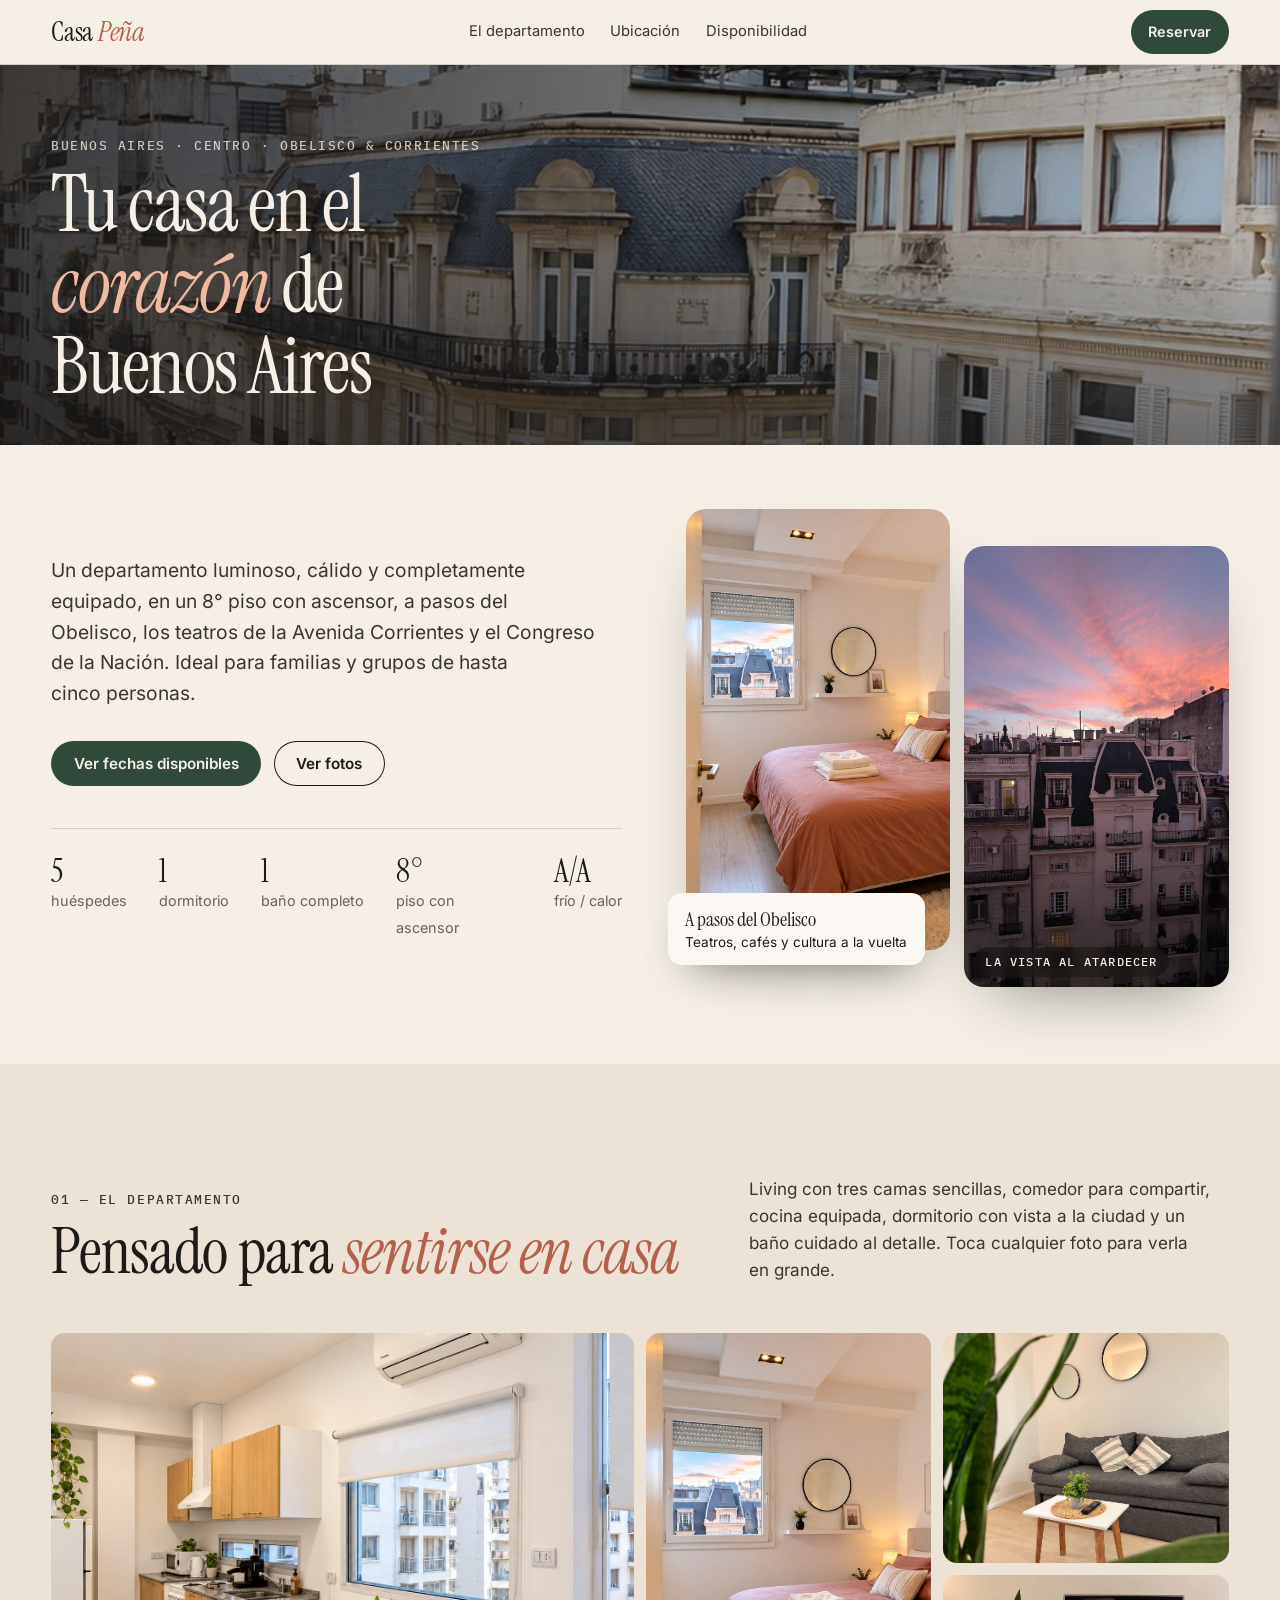
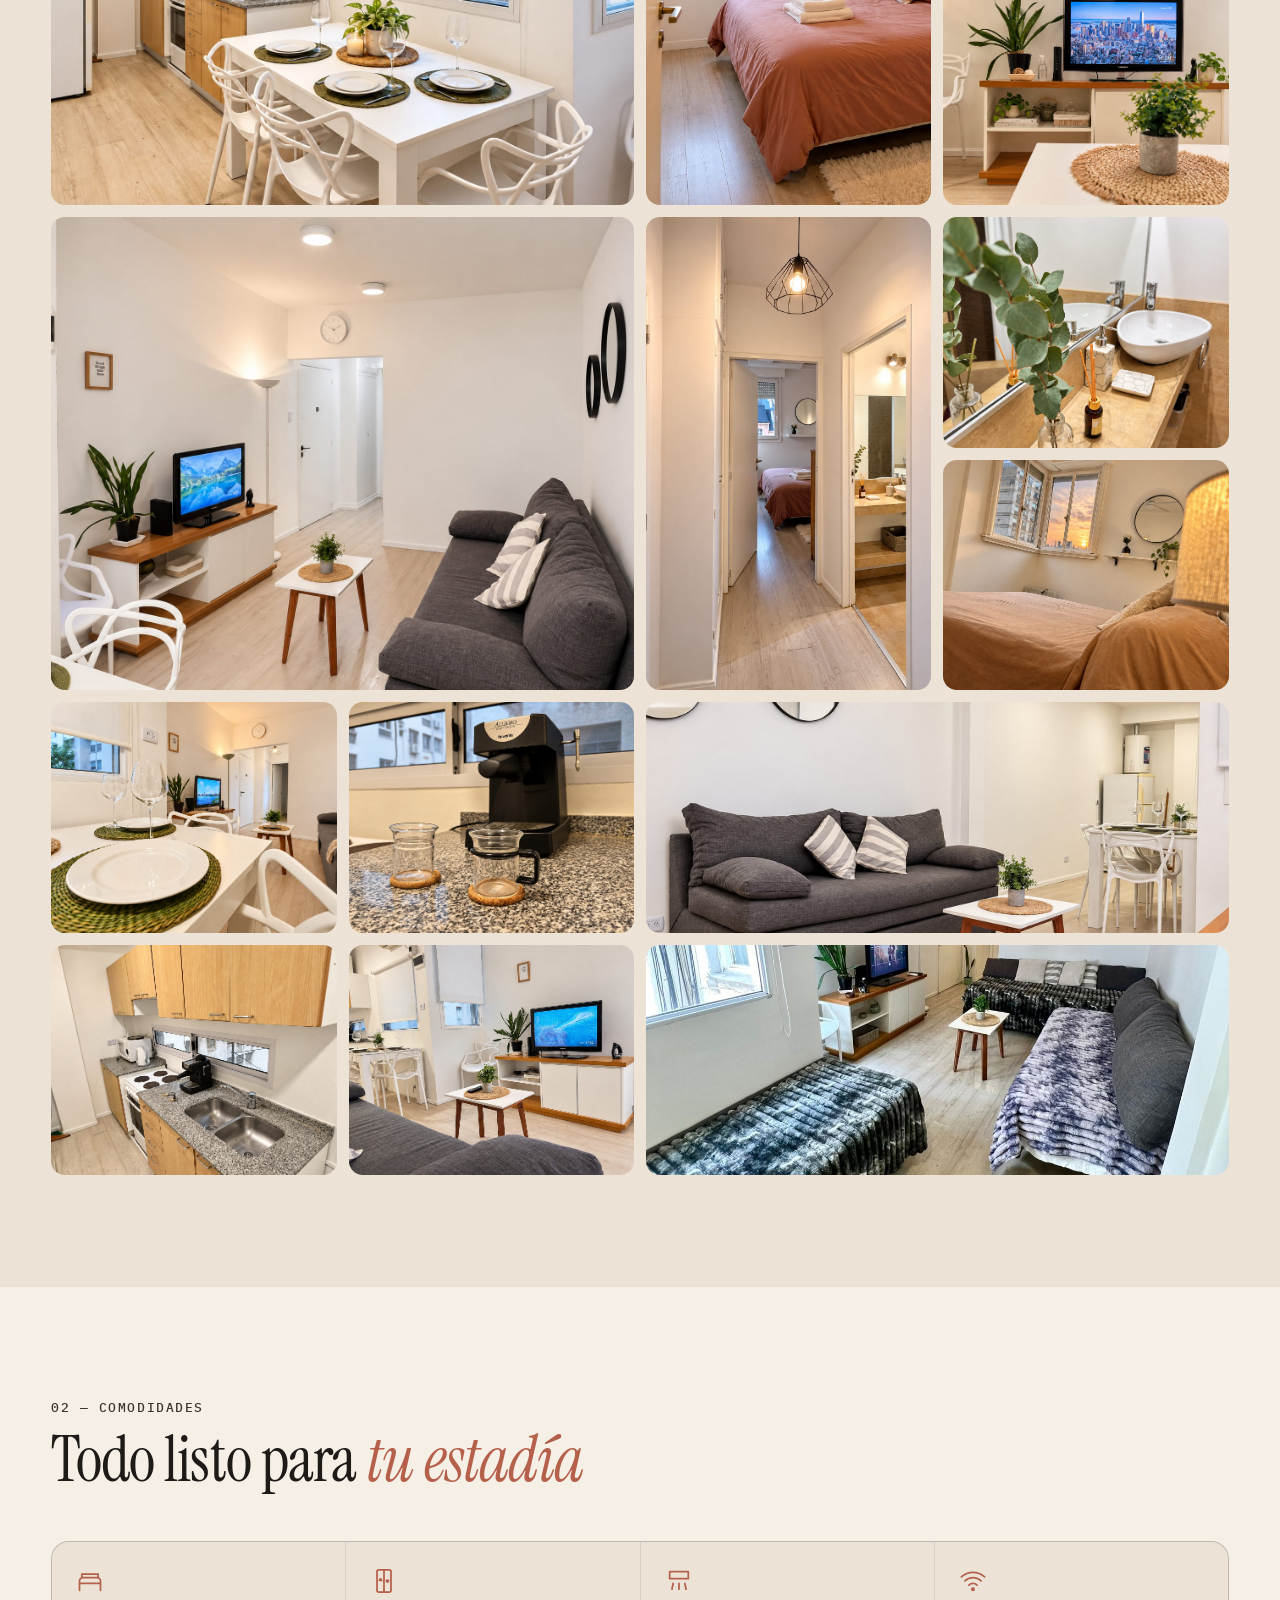
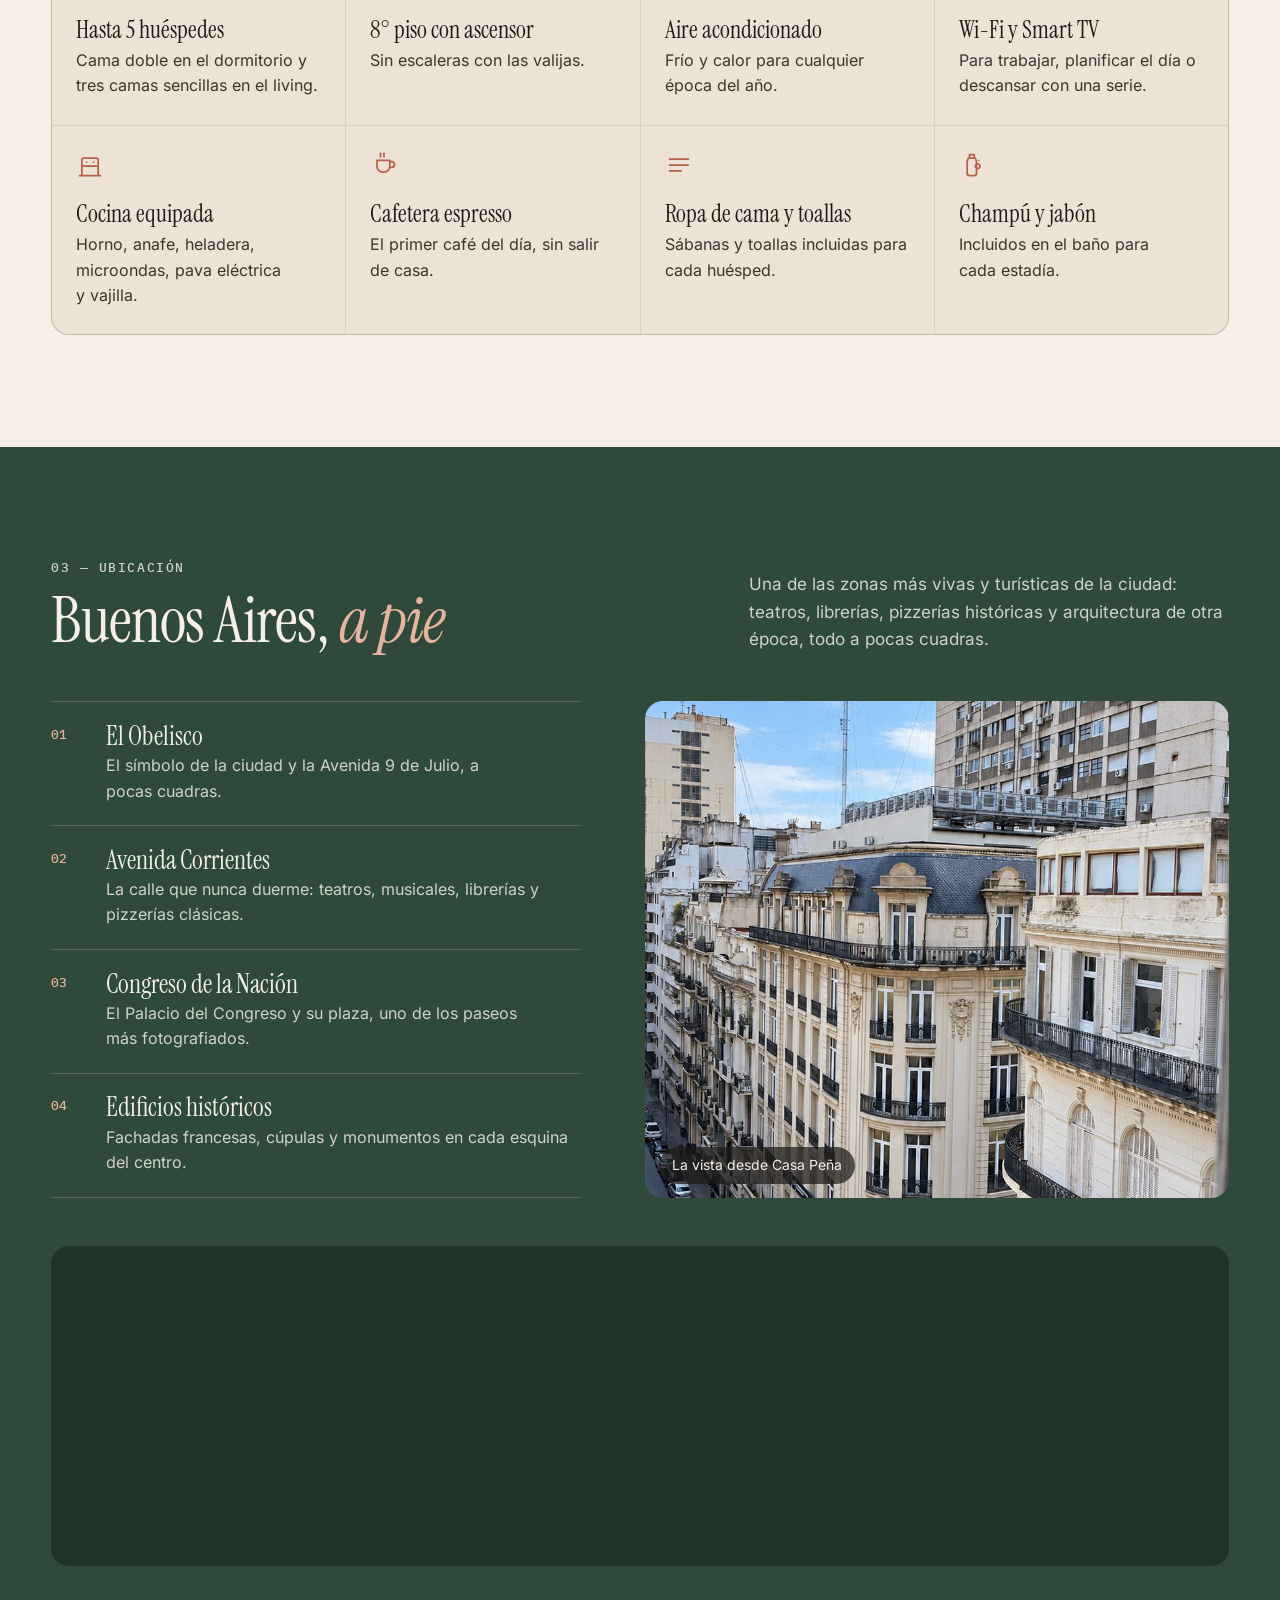
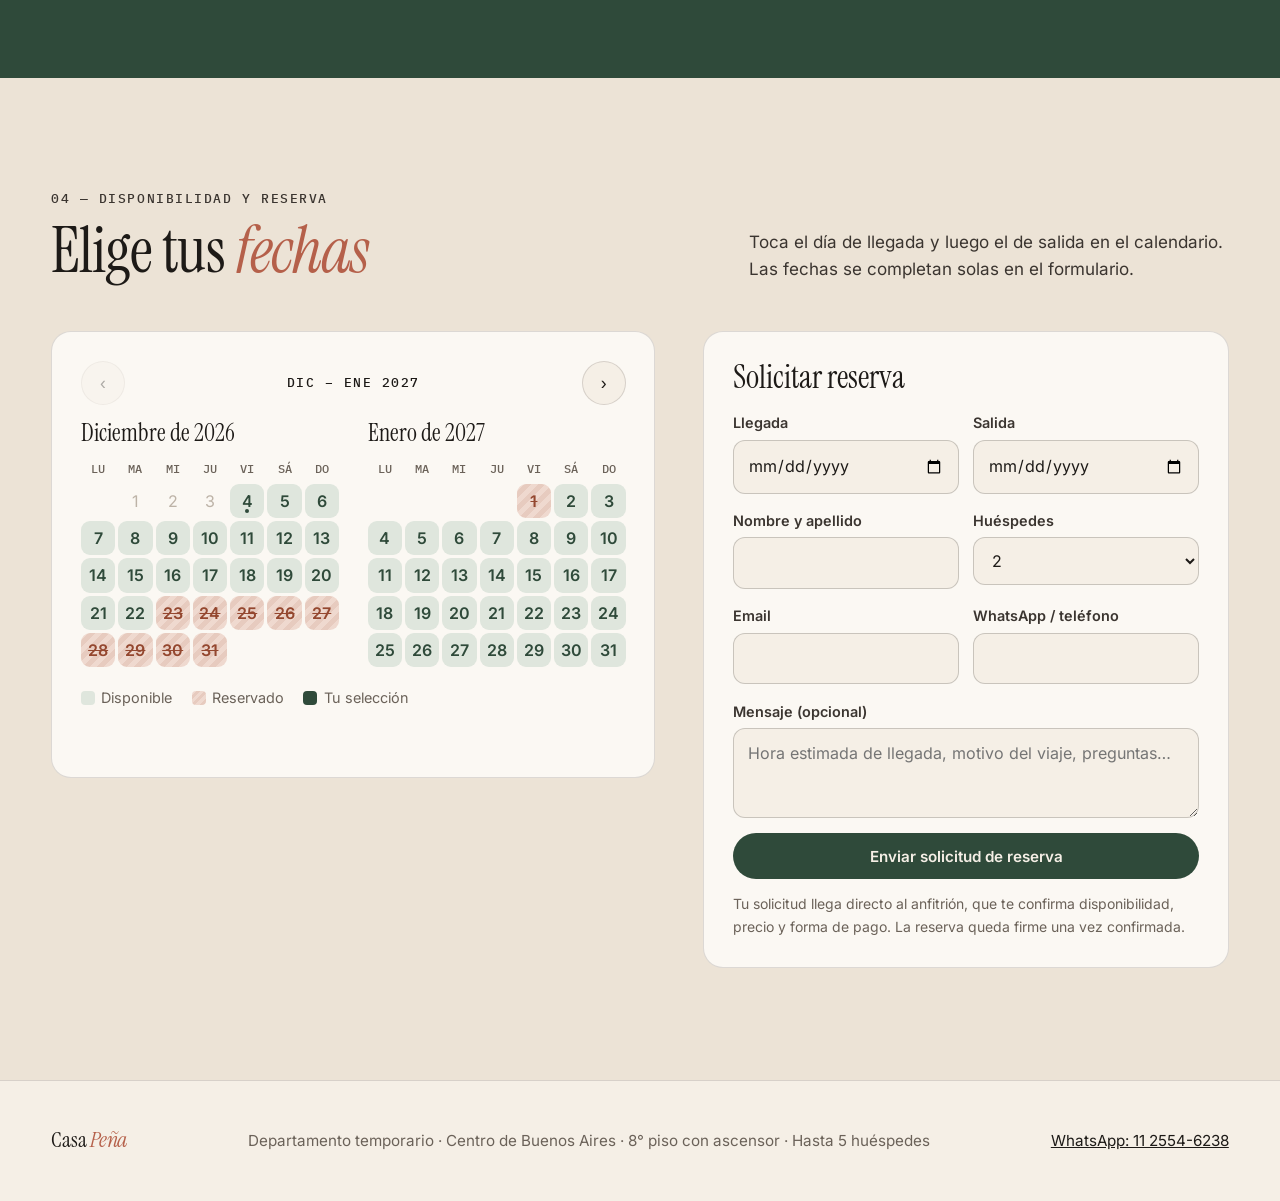
<file: casa-pena/index.html>
<!doctype html>
<html lang="es">
<head>
<meta charset="utf-8">
<meta name="viewport" content="width=device-width, initial-scale=1">
<meta name="theme-color" content="#f5efe6">
<title>Casa Peña — Departamento para 5 en el centro de Buenos Aires</title>
<meta name="description" content="Casa Peña: departamento para hasta 5 huéspedes, en un 8° piso con ascensor, a pasos del Obelisco, la Avenida Corrientes y el Congreso de la Nación. Consulta disponibilidad y reserva online.">
<link rel="canonical" href="https://davidcortes377.github.io/portafolio-david-galindo/casa-pena/">
<meta property="og:type" content="website">
<meta property="og:url" content="https://davidcortes377.github.io/portafolio-david-galindo/casa-pena/">
<meta property="og:title" content="Casa Peña — Tu casa en el corazón de Buenos Aires">
<meta property="og:description" content="Hasta 5 huéspedes · 8° piso con ascensor · a pasos del Obelisco, Av. Corrientes y el Congreso. Consulta disponibilidad y reserva.">
<meta property="og:image" content="https://davidcortes377.github.io/portafolio-david-galindo/casa-pena/og-casa-pena.jpg">
<meta property="og:image:width" content="1200">
<meta property="og:image:height" content="630">
<meta name="twitter:card" content="summary_large_image">
<link rel="icon" href="data:image/svg+xml,%3Csvg xmlns='http://www.w3.org/2000/svg' viewBox='0 0 64 64'%3E%3Crect width='64' height='64' rx='14' fill='%232f4a3a'/%3E%3Ctext x='50%25' y='56%25' dominant-baseline='middle' text-anchor='middle' font-family='Georgia,serif' font-size='30' fill='%23f5efe6'%3ECP%3C/text%3E%3C/svg%3E">
<link rel="preload" href="../fonts/instrument-serif-regular.woff2" as="font" type="font/woff2" crossorigin>
<link rel="preload" href="../fonts/inter-variable.woff2" as="font" type="font/woff2" crossorigin>
<style>
@font-face{font-family:"Inter";font-style:normal;font-weight:400 700;font-display:swap;src:url("../fonts/inter-variable.woff2") format("woff2")}
@font-face{font-family:"IBM Plex Mono";font-style:normal;font-weight:500;font-display:swap;src:url("../fonts/ibm-plex-mono-500.woff2") format("woff2")}
@font-face{font-family:"Instrument Serif";font-style:normal;font-weight:400;font-display:swap;src:url("../fonts/instrument-serif-regular.woff2") format("woff2")}
@font-face{font-family:"Instrument Serif";font-style:italic;font-weight:400;font-display:swap;src:url("../fonts/instrument-serif-italic.woff2") format("woff2")}

:root{
  --ink:#1d1a17;--ink-soft:#3b3530;--muted:#6b6259;
  --paper:#f5efe6;--paper-2:#ece3d6;--card:#fbf8f3;
  --terra:#b5604a;--terra-deep:#94472f;--green:#2f4a3a;--green-soft:#dfe6dd;
  --hair:1px solid rgba(29,26,23,.14);
  --serif:"Instrument Serif",Georgia,"Times New Roman",serif;
  --sans:"Inter","Helvetica Neue",Arial,sans-serif;
  --mono:"IBM Plex Mono","Courier New",monospace;
  --gutter:clamp(16px,4vw,56px);
  --ease:cubic-bezier(.23,1,.32,1);
}
*{box-sizing:border-box}
html{scroll-behavior:smooth}
body{margin:0;background:var(--paper);color:var(--ink);font:400 1.0625rem/1.6 var(--sans);-webkit-font-smoothing:antialiased;overflow-x:hidden}
img{display:block;width:100%;height:auto}
a{color:inherit}
h1,h2,h3{font-family:var(--serif);font-weight:400;margin:0;line-height:1.02;text-wrap:balance}
p{margin:0;text-wrap:pretty}
em{font-family:var(--serif);font-style:italic}
:focus-visible{outline:2px solid var(--terra);outline-offset:3px}
.wrap{max-width:1280px;margin:0 auto;padding:0 var(--gutter)}
.meta{font:500 .8rem/1.35 var(--mono);text-transform:uppercase;letter-spacing:.12em;color:var(--muted)}
section[id]{scroll-margin-top:72px}

/* header */
.top{position:sticky;top:0;z-index:50;background:rgba(245,239,230,.88);backdrop-filter:blur(10px);-webkit-backdrop-filter:blur(10px);border-bottom:var(--hair)}
.top .wrap{display:flex;align-items:center;justify-content:space-between;height:64px;gap:1rem}
.brand{font:400 1.7rem/1 var(--serif);text-decoration:none;letter-spacing:-.01em}
.brand em{color:var(--terra)}
.nav{display:flex;gap:1.6rem;font-size:.92rem}
.nav a{text-decoration:none;color:var(--ink-soft)}
.nav a:hover{color:var(--terra)}
.btn{display:inline-flex;align-items:center;justify-content:center;gap:.5rem;border:0;cursor:pointer;font:600 .95rem/1 var(--sans);text-decoration:none;padding:.95rem 1.4rem;border-radius:999px;background:var(--green);color:var(--paper);transition:background .2s,transform .2s var(--ease)}
.btn:hover{background:#243a2d;transform:translateY(-1px)}
.btn.small{padding:.7rem 1.1rem;font-size:.9rem;min-height:44px}
.btn.ghost{background:transparent;color:var(--ink);box-shadow:inset 0 0 0 1px var(--ink)}
.btn.ghost:hover{background:var(--ink);color:var(--paper)}
@media (max-width:820px){.nav{display:none}}

/* hero */
.banner{position:relative;isolation:isolate;overflow:hidden;color:var(--paper);height:clamp(230px,30vw,380px);display:flex;align-items:flex-end;padding-bottom:clamp(1.4rem,3vw,2.6rem)}
.banner-bg{position:absolute;inset:0;z-index:-2;width:100%;height:100%;object-fit:cover;object-position:35% 45%}
.banner::before{content:"";position:absolute;inset:0;z-index:-1;background:linear-gradient(100deg,rgba(24,21,18,.8) 0%,rgba(24,21,18,.5) 50%,rgba(24,21,18,.15) 100%),linear-gradient(0deg,rgba(24,21,18,.45) 0%,rgba(24,21,18,0) 55%)}
.banner .wrap{width:100%}
.banner .meta{color:rgba(245,239,230,.78)}
.banner h1{font-size:clamp(2.5rem,6.2vw,5.6rem);letter-spacing:-.02em;margin:.6rem 0 0;max-width:14ch}
.banner h1 em{color:#f0b9a2}
.hero{padding:clamp(2.2rem,5vw,4rem) 0 clamp(3rem,6vw,5rem)}
.hero .wrap{display:grid;grid-template-columns:minmax(0,1.05fr) minmax(0,1fr);gap:clamp(2rem,5vw,4.5rem);align-items:center}
.hero .lead{font-size:clamp(1.05rem,1.5vw,1.2rem);color:var(--ink-soft);max-width:34rem;margin-top:0}
.hero .ctas{display:flex;flex-wrap:wrap;gap:.8rem;margin-top:2rem}
.facts{display:grid;grid-template-columns:repeat(5,auto);justify-content:start;gap:.6rem 2rem;margin-top:2.6rem;padding-top:1.6rem;border-top:var(--hair)}
.facts b{display:block;font:400 2rem/1 var(--serif)}
.facts span{font-size:.9rem;color:var(--muted)}
.collage{position:relative;display:grid;grid-template-columns:repeat(2,minmax(0,1fr));gap:14px;align-items:start}
.collage figure{margin:0;position:relative;border-radius:20px;overflow:hidden;aspect-ratio:9/15;box-shadow:0 30px 60px -30px rgba(29,26,23,.5)}
.collage figure img{width:100%;height:100%;object-fit:cover}
.collage figure:nth-child(2){margin-top:14%}
.collage figcaption{position:absolute;left:10px;bottom:10px;font:500 .75rem/1.2 var(--mono);text-transform:uppercase;letter-spacing:.1em;color:var(--paper);background:rgba(24,21,18,.45);backdrop-filter:blur(8px);-webkit-backdrop-filter:blur(8px);padding:.5rem .7rem;border-radius:999px}
.stamp{position:absolute;left:-18px;bottom:22px;background:var(--card);border-radius:14px;padding:.85rem 1.1rem;box-shadow:0 18px 40px -20px rgba(29,26,23,.45);font-size:.85rem;line-height:1.35}
.stamp b{font-family:var(--serif);font-weight:400;font-size:1.25rem;display:block}
@media (max-width:900px){
  .hero .wrap{grid-template-columns:minmax(0,1fr)}
  .facts{grid-template-columns:repeat(3,auto);gap:1rem 1.6rem}
  .stamp{left:10px}
  .stamp{display:none}
}

/* sections */
.sec{padding:clamp(4rem,9vw,7rem) 0}
.sec-head{display:flex;justify-content:space-between;align-items:end;gap:2rem;flex-wrap:wrap;margin-bottom:clamp(2rem,4vw,3rem)}
.sec-head h2{font-size:clamp(2.4rem,5vw,4rem);letter-spacing:-.015em;margin-top:.7rem}
.sec-head h2 em{color:var(--terra)}
.sec-head p{max-width:30rem;color:var(--ink-soft)}
.alt{background:var(--paper-2)}
.dark{background:var(--green);color:var(--paper)}
.dark .meta{color:rgba(245,239,230,.65)}
.dark .sec-head p{color:rgba(245,239,230,.82)}
.dark .sec-head h2 em{color:#e8b39f}

/* gallery */
.gallery{display:grid;grid-auto-flow:dense;grid-template-columns:repeat(4,1fr);grid-auto-rows:clamp(150px,18vw,240px);gap:12px}
.gallery button{all:unset;cursor:zoom-in;position:relative;overflow:hidden;border-radius:14px;background:var(--paper-2)}
.gallery button:focus-visible{outline:2px solid var(--terra);outline-offset:3px}
.gallery img{width:100%;height:100%;object-fit:cover;transition:transform .7s var(--ease)}
.gallery button:hover img{transform:scale(1.04)}
.gallery .g-wide{grid-column:span 2}.gallery .g-tall{grid-row:span 2}.gallery .g-big{grid-column:span 2;grid-row:span 2}
@media (max-width:760px){.gallery{grid-template-columns:repeat(2,1fr);grid-auto-rows:42vw;grid-auto-flow:dense}}
dialog.lb{border:0;padding:0;background:transparent;max-width:min(94vw,1300px);max-height:92vh}
dialog.lb::backdrop{background:rgba(20,18,16,.9)}
dialog.lb img{max-height:86vh;width:auto;max-width:100%;border-radius:10px;margin:auto}
.lb-bar{display:flex;justify-content:space-between;align-items:center;color:var(--paper);padding:.7rem .2rem 0;font-size:.9rem}
.lb-bar button{background:none;border:1px solid rgba(245,239,230,.4);color:var(--paper);border-radius:999px;padding:.45rem .9rem;cursor:pointer;font:inherit;min-height:44px}
@media (max-width:600px){.lb-bar{flex-wrap:wrap;gap:.6rem}#lb-count{order:-1;width:100%;text-align:center}}

/* amenities */
.amen{display:grid;grid-template-columns:repeat(4,1fr);gap:1px;background:rgba(29,26,23,.14);border:var(--hair);border-radius:18px;overflow:hidden}
.amen div{background:var(--paper-2);padding:1.6rem 1.5rem}
.amen h3{font-size:1.5rem;margin:.9rem 0 .35rem}
.amen p{font-size:1rem;color:var(--ink-soft)}
.amen svg{width:28px;height:28px;stroke:var(--terra);fill:none;stroke-width:1.5;stroke-linecap:round;stroke-linejoin:round}
@media (max-width:1060px){.amen{grid-template-columns:1fr 1fr}}
@media (max-width:520px){.amen{grid-template-columns:1fr}}

/* location */
.loc{display:grid;grid-template-columns:1fr 1.1fr;gap:clamp(2rem,5vw,4rem);align-items:stretch}
.places{list-style:none;margin:0;padding:0}
.places li{display:grid;grid-template-columns:2.4rem 1fr;gap:.2rem 1rem;padding:1.3rem 0;border-bottom:1px solid rgba(245,239,230,.18)}
.places li:first-child{border-top:1px solid rgba(245,239,230,.18)}
.places .n{font:500 .8rem/1.9 var(--mono);color:#e8b39f}
.places h3{font-size:1.65rem}
.places p{grid-column:2;color:rgba(245,239,230,.82);font-size:1rem}
.loc-img{position:relative;border-radius:18px;overflow:hidden;min-height:420px}
.loc-img img{position:absolute;inset:0;height:100%;object-fit:cover}
.loc-img figcaption{position:absolute;left:14px;bottom:14px;background:rgba(29,26,23,.7);color:var(--paper);font-size:.875rem;padding:.45rem .8rem;border-radius:999px}
.map{margin-top:clamp(2rem,4vw,3rem);border-radius:18px;overflow:hidden;height:320px;background:#203329}
.map iframe{width:100%;height:100%;border:0;filter:grayscale(.35) contrast(1.05)}
@media (max-width:860px){.loc{grid-template-columns:1fr}.loc-img{min-height:360px}}

/* booking */
.book{display:grid;grid-template-columns:1.15fr 1fr;gap:clamp(1.5rem,4vw,3rem);align-items:start}
@media (max-width:960px){.book{grid-template-columns:1fr}}
.panel{background:var(--card);border:var(--hair);border-radius:20px;padding:clamp(1.1rem,3vw,1.8rem)}
.cal-nav{display:flex;justify-content:space-between;align-items:center;margin-bottom:1rem}
.cal-nav button{width:44px;height:44px;border-radius:50%;border:var(--hair);background:var(--paper);cursor:pointer;font-size:1.1rem;color:var(--ink)}
.cal-nav button:disabled{opacity:.35;cursor:default}
.cal-nav .meta{color:var(--ink)}
.months{display:grid;grid-template-columns:1fr 1fr;gap:1.8rem}
@media (max-width:640px){.months{grid-template-columns:1fr}.months .m:nth-child(2){display:none}.book > .panel:first-child{padding:1rem .8rem}}
.m h3{font-size:1.5rem;margin-bottom:.7rem}
.m h3::first-letter{text-transform:uppercase}
.grid7{display:grid;grid-template-columns:repeat(7,1fr);gap:3px}
.dow{font:500 .75rem/2 var(--mono);text-align:center;color:var(--muted);text-transform:uppercase}
.d{aspect-ratio:1;border:0;border-radius:9px;background:var(--green-soft);color:var(--green);font:600 1rem/1 var(--sans);cursor:pointer;position:relative;padding:0;transition:background .15s}
.d:hover{background:#c9d6c7}
.d.past{background:transparent;color:#bdb3a7;cursor:default;font-weight:400}
.d.busy{background:repeating-linear-gradient(135deg,#efd9cf 0 5px,#e7cbbf 5px 10px);color:var(--terra-deep);text-decoration:line-through;cursor:not-allowed}
.d.today::after{content:"";position:absolute;left:50%;bottom:5px;width:4px;height:4px;margin-left:-2px;border-radius:50%;background:currentColor}
.d.inrange{background:#cfdccd;border-radius:0}
.d.sel{background:var(--green);color:var(--paper)}
.empty{aspect-ratio:1}
.legend{display:flex;flex-wrap:wrap;gap:.6rem 1.2rem;margin-top:1.2rem;font-size:.9rem;color:var(--muted)}
.legend i{display:inline-block;width:14px;height:14px;border-radius:4px;vertical-align:-2px;margin-right:.4rem}
.cal-msg{margin-top:1rem;min-height:1.5em;font-size:.95rem;color:var(--terra-deep)}
.cal-msg.ok{color:var(--green)}

form .row{display:grid;grid-template-columns:1fr 1fr;gap:.9rem}
@media (max-width:480px){form .row{grid-template-columns:1fr}}
.f{display:flex;flex-direction:column;gap:.35rem;margin-bottom:.95rem}
.f label{font-size:.9rem;font-weight:600;color:var(--ink-soft)}
.f input,.f select,.f textarea{font:inherit;font-size:1rem;color:var(--ink);background:var(--paper);border:1px solid rgba(29,26,23,.2);border-radius:12px;padding:.75rem .85rem;width:100%}
.f input:focus,.f select:focus,.f textarea:focus{outline:2px solid var(--green);outline-offset:0;border-color:transparent}
.f textarea{min-height:90px;resize:vertical}
.summary{background:var(--green-soft);border-radius:12px;padding:.85rem 1rem;font-size:.92rem;color:var(--green);margin-bottom:1rem}
.form-msg{margin-top:.9rem;font-size:.95rem}
.form-msg.err{color:var(--terra-deep)}
.form-msg.ok{color:var(--green)}
.fine{font-size:.875rem;color:var(--muted);margin-top:.9rem}

footer{padding:3rem 0;border-top:var(--hair);font-size:.95rem;color:var(--muted)}
footer .wrap{display:flex;justify-content:space-between;gap:1rem;flex-wrap:wrap}
footer .brand{font-size:1.4rem;color:var(--ink)}
footer a{color:var(--ink)}
@media (prefers-reduced-motion:reduce){*{transition:none!important;scroll-behavior:auto!important}}
</style>
</head>
<body>

<header class="top">
  <div class="wrap">
    <a class="brand" href="#inicio">Casa <em>Peña</em></a>
    <nav class="nav" aria-label="Principal">
      <a href="#departamento">El departamento</a>
      <a href="#ubicacion">Ubicación</a>
      <a href="#disponibilidad">Disponibilidad</a>
    </nav>
    <a class="btn small" href="#reservar">Reservar</a>
  </div>
</header>

<main id="inicio">
  <section class="banner">
    <img class="banner-bg" src="fotos/vista-calle.jpg" alt="" width="900" height="1600" fetchpriority="high">
    <div class="wrap">
      <p class="meta">Buenos Aires · Centro · Obelisco &amp; Corrientes</p>
      <h1>Tu casa en el <em>corazón</em> de Buenos Aires</h1>
    </div>
  </section>

  <section class="hero">
    <div class="wrap">
      <div>
        <p class="lead">Un departamento luminoso, cálido y completamente equipado, en un 8° piso con ascensor, a pasos del Obelisco, los teatros de la Avenida Corrientes y el Congreso de la Nación. Ideal para familias y grupos de hasta cinco personas.</p>
        <div class="ctas">
          <a class="btn" href="#disponibilidad">Ver fechas disponibles</a>
          <a class="btn ghost" href="#departamento">Ver fotos</a>
        </div>
        <div class="facts">
          <div><b>5</b><span>huéspedes</span></div>
          <div><b>1</b><span>dormitorio</span></div>
          <div><b>1</b><span>baño completo</span></div>
          <div><b>8°</b><span>piso con ascensor</span></div>
          <div><b>A/A</b><span>frío / calor</span></div>
        </div>
      </div>
      <div class="collage">
        <figure><img src="fotos/dormitorio.jpg" alt="Dormitorio con cama doble, ropa blanca y vista a los techos franceses de Buenos Aires" width="900" height="1600"><figcaption>El dormitorio</figcaption></figure>
        <figure><img src="fotos/vista-atardecer.jpg" alt="Atardecer sobre los edificios de estilo francés, visto desde la ventana" width="900" height="1599"><figcaption>La vista al atardecer</figcaption></figure>
        <div class="stamp"><b>A pasos del Obelisco</b>Teatros, cafés y cultura a la vuelta</div>
      </div>
    </div>
  </section>

  <section class="sec alt" id="departamento">
    <div class="wrap">
      <div class="sec-head">
        <div>
          <p class="meta">01 — El departamento</p>
          <h2>Pensado para <em>sentirse en casa</em></h2>
        </div>
        <p>Living con tres camas sencillas, comedor para compartir, cocina equipada, dormitorio con vista a la ciudad y un baño cuidado al detalle. Toca cualquier foto para verla en grande.</p>
      </div>
      <div class="gallery" id="gallery">
        <button class="g-big" data-i="0"><img src="fotos/cocina-comedor.jpg" alt="Cocina y comedor con ventanal" loading="lazy"></button>
        <button class="g-tall" data-i="1"><img src="fotos/dormitorio.jpg" alt="Dormitorio con vista a techos franceses" loading="lazy"></button>
        <button data-i="2"><img src="fotos/sofa-espejos.jpg" alt="Cama sencilla del living con almohadones y espejos redondos" loading="lazy"></button>
        <button data-i="3"><img src="fotos/living-tv-detalle.jpg" alt="Mueble de TV con plantas" loading="lazy"></button>
        <button class="g-big" data-i="4"><img src="fotos/living.jpg" alt="Living completo con TV y mesa ratona" loading="lazy"></button>
        <button class="g-tall" data-i="5"><img src="fotos/pasillo.jpg" alt="Pasillo hacia el dormitorio y el baño" loading="lazy"></button>
        <button data-i="6"><img src="fotos/bano.jpg" alt="Baño con bacha de apoyo y eucalipto" loading="lazy"></button>
        <button data-i="7"><img src="fotos/dormitorio-atardecer.jpg" alt="Dormitorio al atardecer" loading="lazy"></button>
        <button data-i="8"><img src="fotos/comedor-living.jpg" alt="Mesa puesta con vista al living" loading="lazy"></button>
        <button data-i="9"><img src="fotos/cafetera.jpg" alt="Cafetera espresso en la cocina" loading="lazy"></button>
        <button class="g-wide" data-i="10"><img src="fotos/sofa-comedor.jpg" alt="Living integrado con el comedor" loading="lazy"></button>
        <button data-i="11"><img src="fotos/cocina.jpg" alt="Cocina con horno, anafe eléctrico y bacha doble" loading="lazy"></button>
        <button data-i="12"><img src="fotos/living-tv.jpg" alt="Living con TV y mesa ratona" loading="lazy"></button>
        <button class="g-wide" data-i="13"><img src="fotos/living-camas.jpg" alt="Living con tres camas sencillas, mesa ratona y TV" loading="lazy" style="object-position:50% 62%"></button>
      </div>
    </div>
  </section>

  <section class="sec">
    <div class="wrap">
      <div class="sec-head">
        <div>
          <p class="meta">02 — Comodidades</p>
          <h2>Todo listo para <em>tu estadía</em></h2>
        </div>
      </div>
      <div class="amen">
        <div><svg viewBox="0 0 24 24"><path d="M3 18v-6a3 3 0 0 1 3-3h12a3 3 0 0 1 3 3v6M3 14h18M5 9V6h14v3M3 18v2M21 18v2"/></svg><h3>Hasta 5 huéspedes</h3><p>Cama doble en el dormitorio y tres camas sencillas en el living.</p></div>
        <div><svg viewBox="0 0 24 24"><rect x="6" y="2.5" width="12" height="19" rx="1.5"/><path d="M12 2.5v19M9 10l-1 1.5h2zM15 13l1-1.5h-2z"/></svg><h3>8° piso con ascensor</h3><p>Sin escaleras con las valijas.</p></div>
        <div><svg viewBox="0 0 24 24"><path d="M4 4h16v6H4zM7 14c0 2-1 3-1 5M12 14v5M17 14c0 2 1 3 1 5"/></svg><h3>Aire acondicionado</h3><p>Frío y calor para cualquier época del año.</p></div>
        <div><svg viewBox="0 0 24 24"><path d="M5 12a10 10 0 0 1 14 0M8.5 15.5a5 5 0 0 1 7 0M2 8.5a15 15 0 0 1 20 0"/><circle cx="12" cy="19" r="1"/></svg><h3>Wi-Fi y Smart TV</h3><p>Para trabajar, planificar el día o descansar con una serie.</p></div>
        <div><svg viewBox="0 0 24 24"><path d="M5 21V8a2 2 0 0 1 2-2h10a2 2 0 0 1 2 2v13M5 13h14M9 9.5h.01M15 9.5h.01M3 21h18"/></svg><h3>Cocina equipada</h3><p>Horno, anafe, heladera, microondas, pava eléctrica y vajilla.</p></div>
        <div><svg viewBox="0 0 24 24"><path d="M6 8h11v5a5 5 0 0 1-5 5h-1a5 5 0 0 1-5-5zM17 9h1.5a2.5 2.5 0 0 1 0 5H17M9 2v3M12 2v3"/></svg><h3>Cafetera espresso</h3><p>El primer café del día, sin salir de casa.</p></div>
        <div><svg viewBox="0 0 24 24"><path d="M4 7h16M4 12h16M4 17h10"/></svg><h3>Ropa de cama y toallas</h3><p>Sábanas y toallas incluidas para cada huésped.</p></div>
        <div><svg viewBox="0 0 24 24"><path d="M9 3h4v3H9zM8 6h6l1 3v10a2 2 0 0 1-2 2H9a2 2 0 0 1-2-2V9zM18 13a2 2 0 1 0 0 .01M17 8h.01"/></svg><h3>Champú y jabón</h3><p>Incluidos en el baño para cada estadía.</p></div>
      </div>
    </div>
  </section>

  <section class="sec dark" id="ubicacion">
    <div class="wrap">
      <div class="sec-head">
        <div>
          <p class="meta">03 — Ubicación</p>
          <h2>Buenos Aires, <em>a pie</em></h2>
        </div>
        <p>Una de las zonas más vivas y turísticas de la ciudad: teatros, librerías, pizzerías históricas y arquitectura de otra época, todo a pocas cuadras.</p>
      </div>
      <div class="loc">
        <ul class="places">
          <li><span class="n">01</span><h3>El Obelisco</h3><p>El símbolo de la ciudad y la Avenida 9 de Julio, a pocas cuadras.</p></li>
          <li><span class="n">02</span><h3>Avenida Corrientes</h3><p>La calle que nunca duerme: teatros, musicales, librerías y pizzerías clásicas.</p></li>
          <li><span class="n">03</span><h3>Congreso de la Nación</h3><p>El Palacio del Congreso y su plaza, uno de los paseos más fotografiados.</p></li>
          <li><span class="n">04</span><h3>Edificios históricos</h3><p>Fachadas francesas, cúpulas y monumentos en cada esquina del centro.</p></li>
        </ul>
        <figure class="loc-img" style="margin:0">
          <img src="fotos/vista-calle.jpg" alt="Vista desde el departamento a una calle con edificios de estilo francés" loading="lazy">
          <figcaption>La vista desde Casa Peña</figcaption>
        </figure>
      </div>
      <div class="map">
        <iframe title="Mapa de la zona: Obelisco, Corrientes y Congreso" loading="lazy" referrerpolicy="no-referrer-when-downgrade" src="https://maps.google.com/maps?q=Obelisco%20de%20Buenos%20Aires&amp;z=15&amp;output=embed"></iframe>
      </div>
    </div>
  </section>

  <section class="sec alt" id="disponibilidad">
    <div class="wrap">
      <div class="sec-head">
        <div>
          <p class="meta">04 — Disponibilidad y reserva</p>
          <h2>Elige tus <em>fechas</em></h2>
        </div>
        <p>Toca el día de llegada y luego el de salida en el calendario. Las fechas se completan solas en el formulario.</p>
      </div>
      <div class="book">
        <div class="panel">
          <div class="cal-nav">
            <button type="button" id="prev" aria-label="Meses anteriores">‹</button>
            <span class="meta" id="cal-range"></span>
            <button type="button" id="next" aria-label="Meses siguientes">›</button>
          </div>
          <div class="months" id="months"></div>
          <div class="legend">
            <span><i style="background:var(--green-soft)"></i>Disponible</span>
            <span><i style="background:repeating-linear-gradient(135deg,#efd9cf 0 3px,#e7cbbf 3px 6px)"></i>Reservado</span>
            <span><i style="background:var(--green)"></i>Tu selección</span>
          </div>
          <p class="cal-msg" id="cal-msg" aria-live="polite"></p>
        </div>

        <form class="panel" id="reservar" novalidate>
          <h3 style="font-size:2rem;margin-bottom:1.1rem">Solicitar reserva</h3>
          <div class="row">
            <div class="f"><label for="in">Llegada</label><input type="date" id="in" name="entrada" required></div>
            <div class="f"><label for="out">Salida</label><input type="date" id="out" name="salida" required></div>
          </div>
          <div class="summary" id="summary" hidden></div>
          <div class="row">
            <div class="f"><label for="name">Nombre y apellido</label><input id="name" name="nombre" autocomplete="name" required></div>
            <div class="f"><label for="guests">Huéspedes</label>
              <select id="guests" name="huespedes"><option>1</option><option selected>2</option><option>3</option><option>4</option><option>5</option></select>
            </div>
          </div>
          <div class="row">
            <div class="f"><label for="email">Email</label><input type="email" id="email" name="email" autocomplete="email" required></div>
            <div class="f"><label for="phone">WhatsApp / teléfono</label><input type="tel" id="phone" name="telefono" autocomplete="tel" required></div>
          </div>
          <div class="f"><label for="msg">Mensaje (opcional)</label><textarea id="msg" name="mensaje" placeholder="Hora estimada de llegada, motivo del viaje, preguntas…"></textarea></div>
          <button class="btn" type="submit" style="width:100%">Enviar solicitud de reserva</button>
          <p class="form-msg" id="form-msg" aria-live="polite"></p>
          <p class="fine">Tu solicitud llega directo al anfitrión, que te confirma disponibilidad, precio y forma de pago. La reserva queda firme una vez confirmada.</p>
        </form>
      </div>
    </div>
  </section>
</main>

<footer>
  <div class="wrap">
    <span class="brand">Casa <em>Peña</em></span>
    <span>Departamento temporario · Centro de Buenos Aires · 8° piso con ascensor · Hasta 5 huéspedes</span>
    <a href="https://wa.me/5491125546238" target="_blank" rel="noopener">WhatsApp: 11 2554-6238</a>
  </div>
</footer>

<dialog class="lb" id="lb">
  <img id="lb-img" alt="">
  <div class="lb-bar">
    <button type="button" id="lb-prev">‹ Anterior</button>
    <span id="lb-count"></span>
    <button type="button" id="lb-next">Siguiente ›</button>
    <button type="button" id="lb-close">Cerrar ✕</button>
  </div>
</dialog>

<script>
/* ===== CONFIGURACIÓN — completa estos datos =====
   whatsapp: número con código de país, sin + ni espacios (ej. Argentina: 5491112345678)
   email:    respaldo si no hay WhatsApp configurado */
const CONFIG = {
  whatsapp: "5491125546238",
  email: "",
  maxHuespedes: 5,
  minNoches: 1
};

/* ---------- galería ---------- */
(() => {
  const btns = [...document.querySelectorAll('#gallery button')];
  const lb = document.getElementById('lb'), img = document.getElementById('lb-img'), count = document.getElementById('lb-count');
  let i = 0;
  const show = n => {
    i = (n + btns.length) % btns.length;
    const src = btns[i].querySelector('img');
    img.src = src.src; img.alt = src.alt;
    count.textContent = `${i + 1} / ${btns.length}`;
  };
  btns.forEach((b, n) => b.addEventListener('click', () => { show(n); lb.showModal(); }));
  document.getElementById('lb-prev').onclick = () => show(i - 1);
  document.getElementById('lb-next').onclick = () => show(i + 1);
  document.getElementById('lb-close').onclick = () => lb.close();
  lb.addEventListener('click', e => { if (e.target === lb) lb.close(); });
  lb.addEventListener('keydown', e => { if (e.key === 'ArrowLeft') show(i - 1); if (e.key === 'ArrowRight') show(i + 1); });
})();

/* ---------- calendario de disponibilidad ---------- */
const pad = n => String(n).padStart(2, '0');
const iso = d => `${d.getFullYear()}-${pad(d.getMonth() + 1)}-${pad(d.getDate())}`;
const parse = s => { const [y, m, d] = s.split('-').map(Number); return new Date(y, m - 1, d); };
const addDays = (d, n) => new Date(d.getFullYear(), d.getMonth(), d.getDate() + n);
const nights = (a, b) => Math.round((parse(b) - parse(a)) / 864e5);
const fmt = s => parse(s).toLocaleDateString('es-AR', { weekday: 'short', day: 'numeric', month: 'long' });

const today = new Date(); today.setHours(0, 0, 0, 0);
const todayISO = iso(today);
const busy = new Set();          // noches ocupadas (AAAA-MM-DD)
let view = new Date(today.getFullYear(), today.getMonth(), 1);
let selIn = null, selOut = null;

const $months = document.getElementById('months'), $msg = document.getElementById('cal-msg');
const $in = document.getElementById('in'), $out = document.getElementById('out'), $sum = document.getElementById('summary');
$in.min = todayISO; $out.min = iso(addDays(today, 1));

const rangeFree = (a, b) => { for (let d = parse(a); iso(d) < b; d = addDays(d, 1)) if (busy.has(iso(d))) return false; return true; };

function say(text, ok) { $msg.textContent = text; $msg.classList.toggle('ok', !!ok); }

function render() {
  $months.innerHTML = '';
  for (let k = 0; k < 2; k++) {
    const first = new Date(view.getFullYear(), view.getMonth() + k, 1);
    const m = document.createElement('div'); m.className = 'm';
    m.innerHTML = `<h3>${first.toLocaleDateString('es-AR', { month: 'long', year: 'numeric' })}</h3>`;
    const g = document.createElement('div'); g.className = 'grid7';
    ['lu', 'ma', 'mi', 'ju', 'vi', 'sá', 'do'].forEach(d => g.insertAdjacentHTML('beforeend', `<span class="dow">${d}</span>`));
    const offset = (first.getDay() + 6) % 7;
    for (let e = 0; e < offset; e++) g.insertAdjacentHTML('beforeend', '<span class="empty"></span>');
    const dim = new Date(first.getFullYear(), first.getMonth() + 1, 0).getDate();
    for (let day = 1; day <= dim; day++) {
      const s = iso(new Date(first.getFullYear(), first.getMonth(), day));
      const b = document.createElement('button'); b.type = 'button'; b.className = 'd'; b.textContent = day; b.dataset.date = s;
      let label = fmt(s);
      if (s < todayISO) { b.classList.add('past'); b.disabled = true; }
      else if (busy.has(s)) { b.classList.add('busy'); label += ', reservado'; }
      else label += ', disponible';
      if (s === todayISO) b.classList.add('today');
      if (s === selIn || s === selOut) b.classList.add('sel');
      if (selIn && selOut && s > selIn && s < selOut) b.classList.add('inrange');
      b.setAttribute('aria-label', label);
      g.appendChild(b);
    }
    m.appendChild(g); $months.appendChild(m);
  }
  const last = new Date(view.getFullYear(), view.getMonth() + 1, 1);
  document.getElementById('cal-range').textContent =
    `${view.toLocaleDateString('es-AR', { month: 'short' })} – ${last.toLocaleDateString('es-AR', { month: 'short', year: 'numeric' })}`;
  document.getElementById('prev').disabled = view <= new Date(today.getFullYear(), today.getMonth(), 1);
}

function pick(s) {
  if (!selIn || selOut || s <= selIn) {
    // eligiendo llegada
    if (busy.has(s)) { say('Ese día ya está reservado. Elige otra fecha de llegada.'); return; }
    selIn = s; selOut = null;
    say(`Llegada: ${fmt(s)}. Ahora elige el día de salida.`, true);
  } else {
    if (!rangeFree(selIn, s)) { say('Hay noches reservadas en ese rango. Elige una salida anterior o cambia la llegada.'); return; }
    if (nights(selIn, s) < CONFIG.minNoches) { say(`La estadía mínima es de ${CONFIG.minNoches} noches.`); return; }
    selOut = s;
    say(`¡Fechas disponibles! ${nights(selIn, s)} noches. Completa tus datos para solicitar la reserva.`, true);
  }
  syncForm(); render();
}

function syncForm() {
  $in.value = selIn || ''; $out.value = selOut || '';
  if (selIn) $out.min = iso(addDays(parse(selIn), 1));
  if (selIn && selOut) {
    $sum.hidden = false;
    $sum.innerHTML = `<b>${nights(selIn, selOut)} noches</b> · ${fmt(selIn)} → ${fmt(selOut)}`;
  } else $sum.hidden = true;
}

$months.addEventListener('click', e => { const b = e.target.closest('.d'); if (b && !b.disabled) pick(b.dataset.date); });
document.getElementById('prev').onclick = () => { view = new Date(view.getFullYear(), view.getMonth() - 1, 1); render(); };
document.getElementById('next').onclick = () => { view = new Date(view.getFullYear(), view.getMonth() + 1, 1); render(); };

function onInputs() {
  const a = $in.value, b = $out.value;
  selIn = a || null; selOut = (a && b && b > a) ? b : null;
  if (a) { const d = parse(a); view = new Date(d.getFullYear(), d.getMonth(), 1); }
  if (a && busy.has(a)) say('La fecha de llegada ya está reservada.');
  else if (selIn && selOut && !rangeFree(selIn, selOut)) say('Hay noches reservadas entre esas fechas.');
  else if (selIn && selOut) say(`¡Fechas disponibles! ${nights(selIn, selOut)} noches.`, true);
  else say('');
  syncForm(); render();
}
$in.addEventListener('change', onInputs); $out.addEventListener('change', onInputs);

fetch('reservas.json', { cache: 'no-store' })
  .then(r => r.json())
  .then(data => (data.reservas || []).forEach(r => {
    for (let d = parse(r.entrada); iso(d) < r.salida; d = addDays(d, 1)) busy.add(iso(d));
  }))
  .catch(() => say('No se pudo cargar el calendario. Igual puedes enviar tu solicitud y te confirmamos disponibilidad.'))
  .finally(render);

/* ---------- formulario ---------- */
document.getElementById('reservar').addEventListener('submit', e => {
  e.preventDefault();
  const f = e.target, out = document.getElementById('form-msg');
  const err = t => { out.className = 'form-msg err'; out.textContent = t; };
  const v = Object.fromEntries(new FormData(f));
  if (!v.entrada || !v.salida || v.salida <= v.entrada) return err('Elige una fecha de llegada y una de salida posterior.');
  if (v.entrada < todayISO) return err('La fecha de llegada no puede ser en el pasado.');
  if (!rangeFree(v.entrada, v.salida)) return err('Algunas noches de ese rango ya están reservadas. Revisa el calendario.');
  if (!v.nombre.trim()) return err('Escribe tu nombre.');
  if (!f.email.checkValidity()) return err('Revisa tu email.');
  if (v.telefono.replace(/\D/g, '').length < 7) return err('Escribe un teléfono o WhatsApp válido.');

  const n = nights(v.entrada, v.salida);
  const text = [
    'Hola, quiero reservar *Casa Peña*.',
    '',
    `• Llegada: ${fmt(v.entrada)} (${v.entrada})`,
    `• Salida: ${fmt(v.salida)} (${v.salida})`,
    `• Noches: ${n}`,
    `• Huéspedes: ${v.huespedes}`,
    `• Nombre: ${v.nombre.trim()}`,
    `• Email: ${v.email}`,
    `• Teléfono: ${v.telefono}`,
    v.mensaje.trim() ? `• Mensaje: ${v.mensaje.trim()}` : ''
  ].filter(Boolean).join('\n');

  if (CONFIG.whatsapp) {
    window.open(`https://wa.me/${CONFIG.whatsapp}?text=${encodeURIComponent(text)}`, '_blank', 'noopener');
  } else if (CONFIG.email) {
    location.href = `mailto:${CONFIG.email}?subject=${encodeURIComponent(`Reserva Casa Peña · ${v.entrada} → ${v.salida}`)}&body=${encodeURIComponent(text.replace(/\*/g, ''))}`;
  } else {
    return err('El contacto del anfitrión todavía no está configurado.');
  }
  out.className = 'form-msg ok';
  out.textContent = '¡Listo! Envía el mensaje que se abrió y te confirmamos la reserva a la brevedad.';
});
</script>
</body>
</html>
</file>
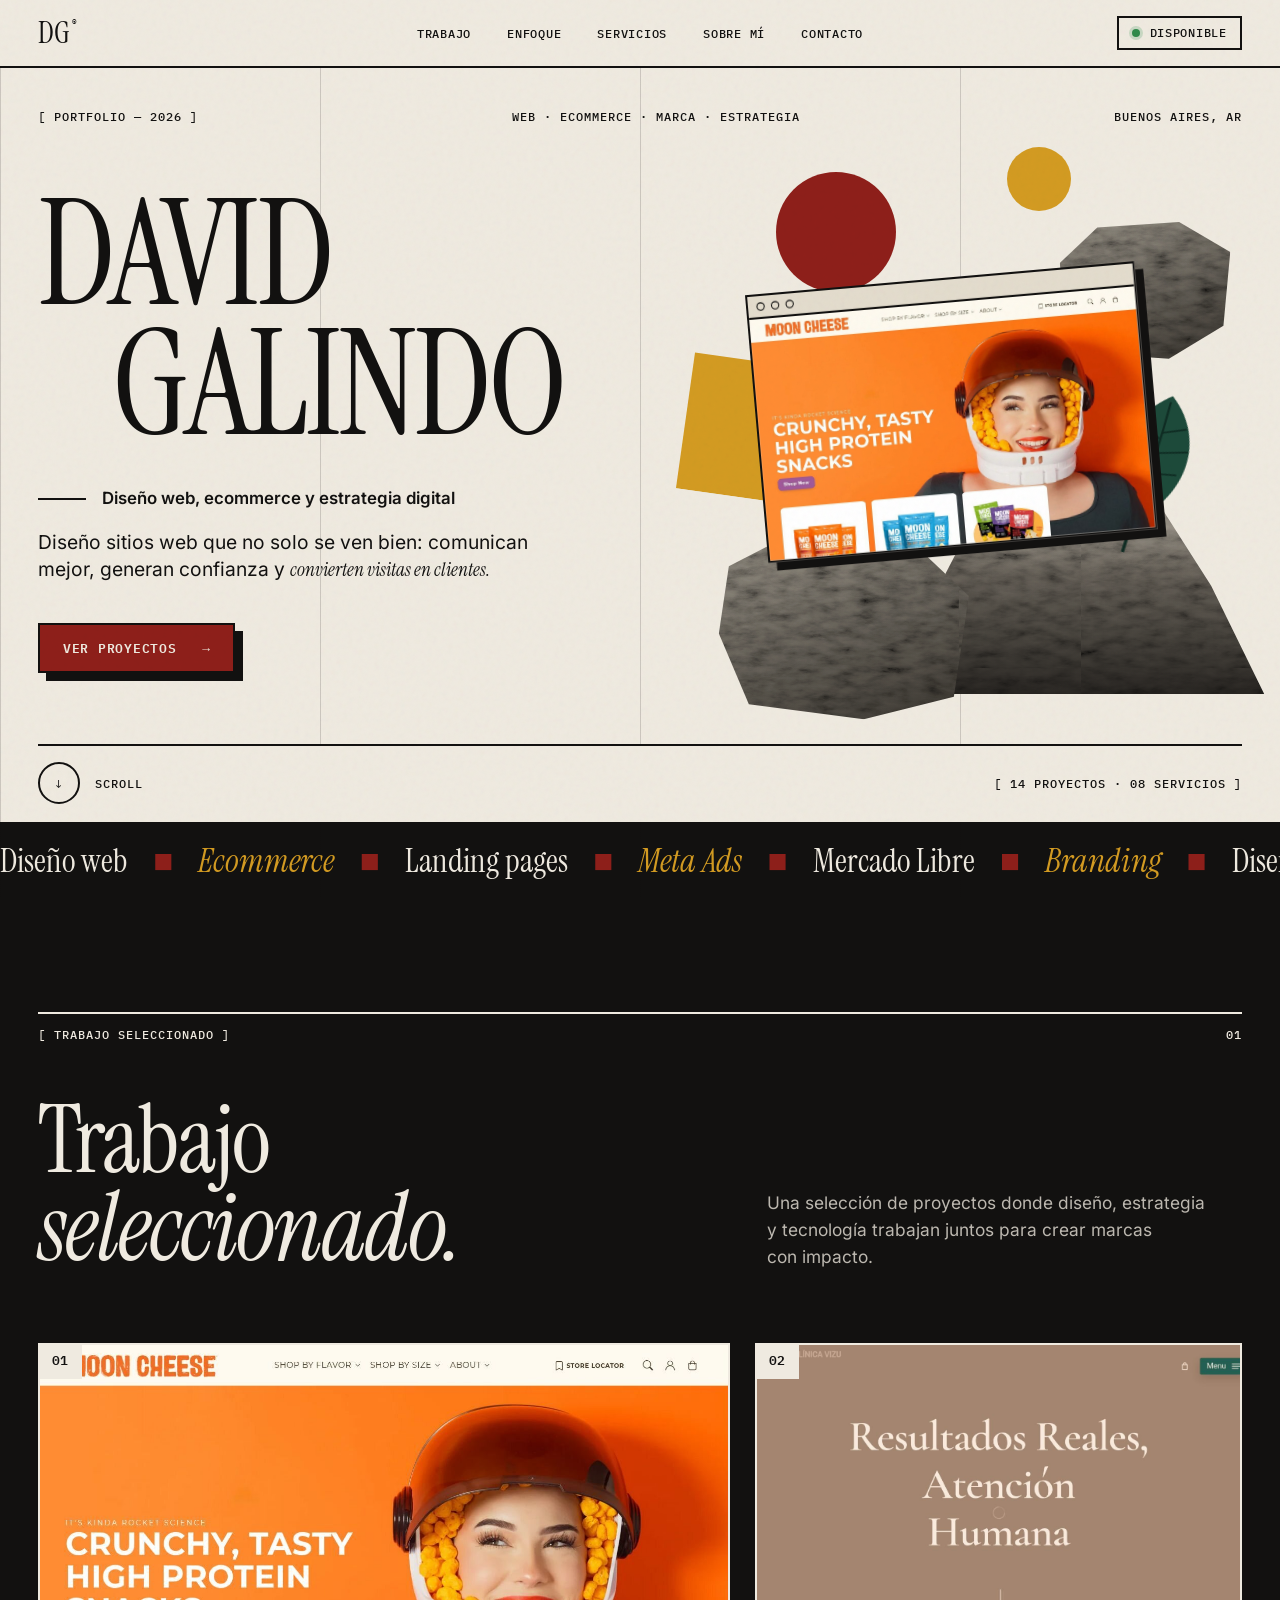
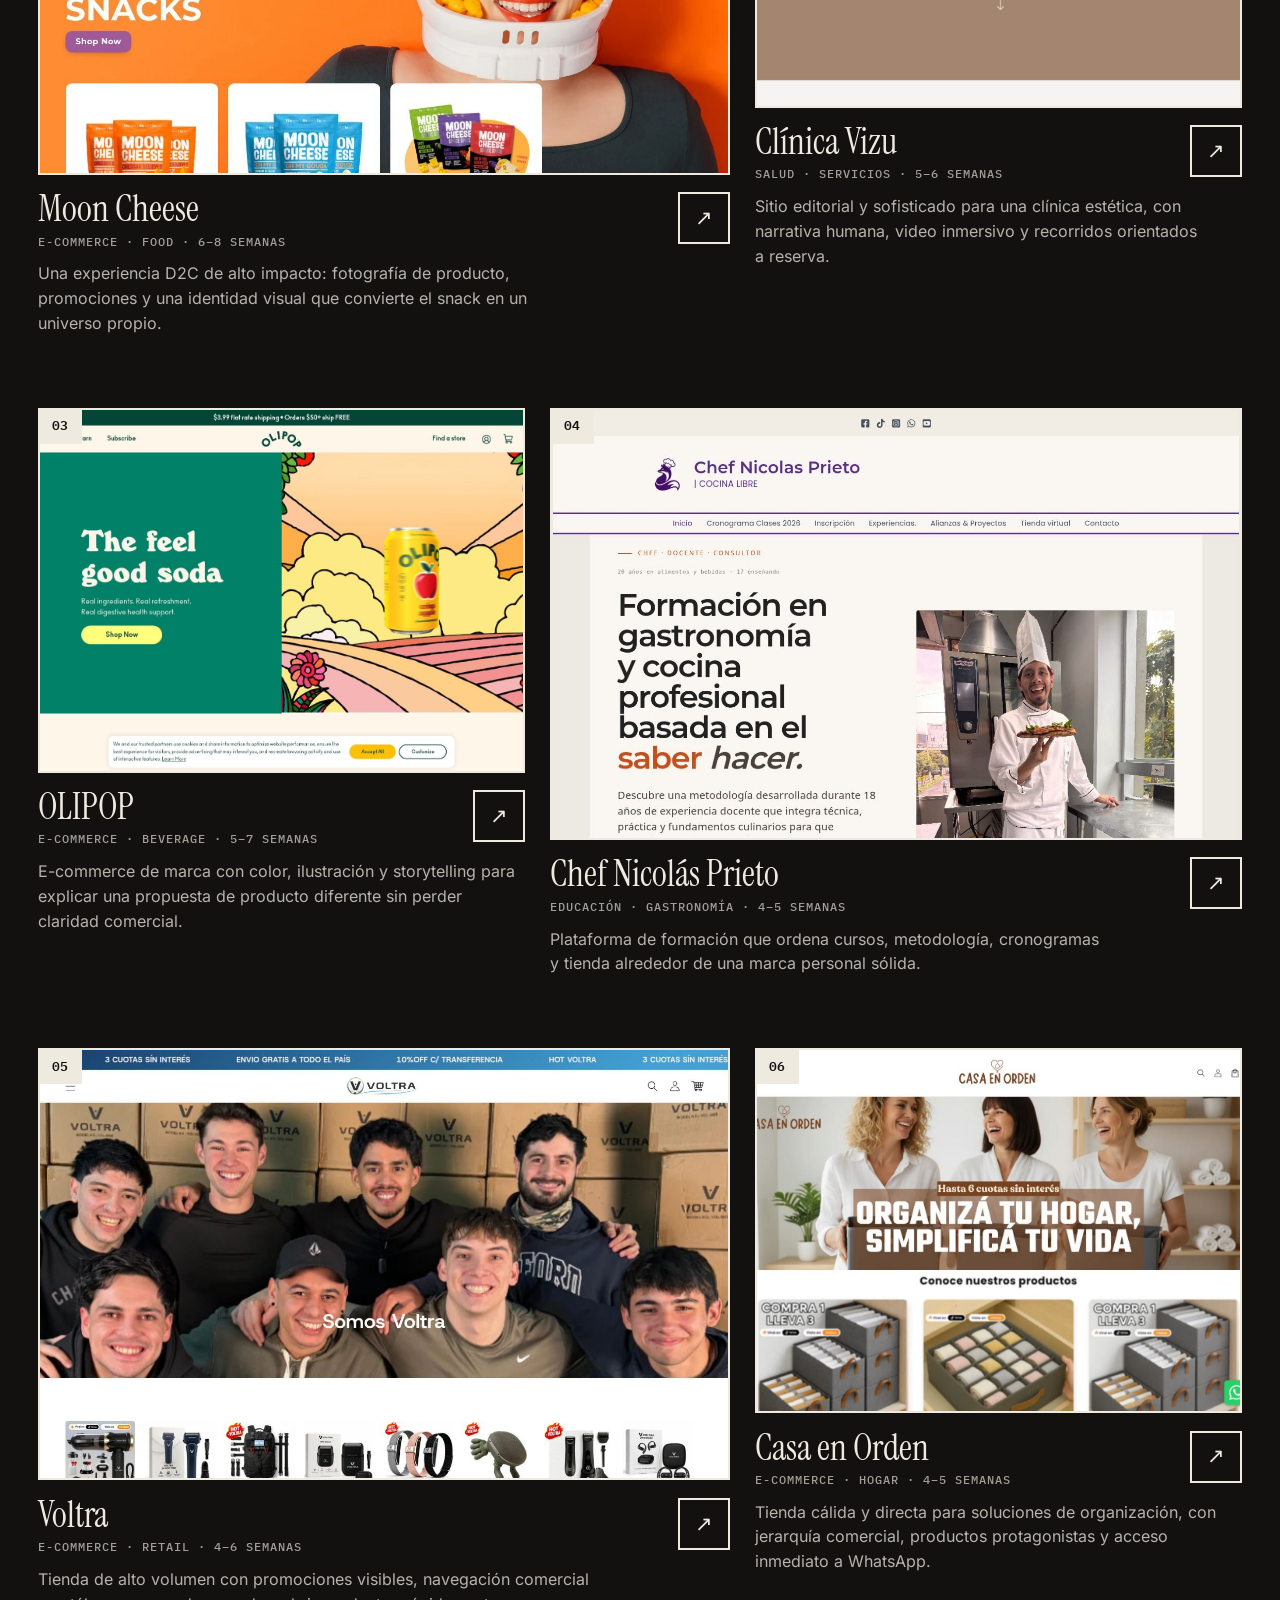
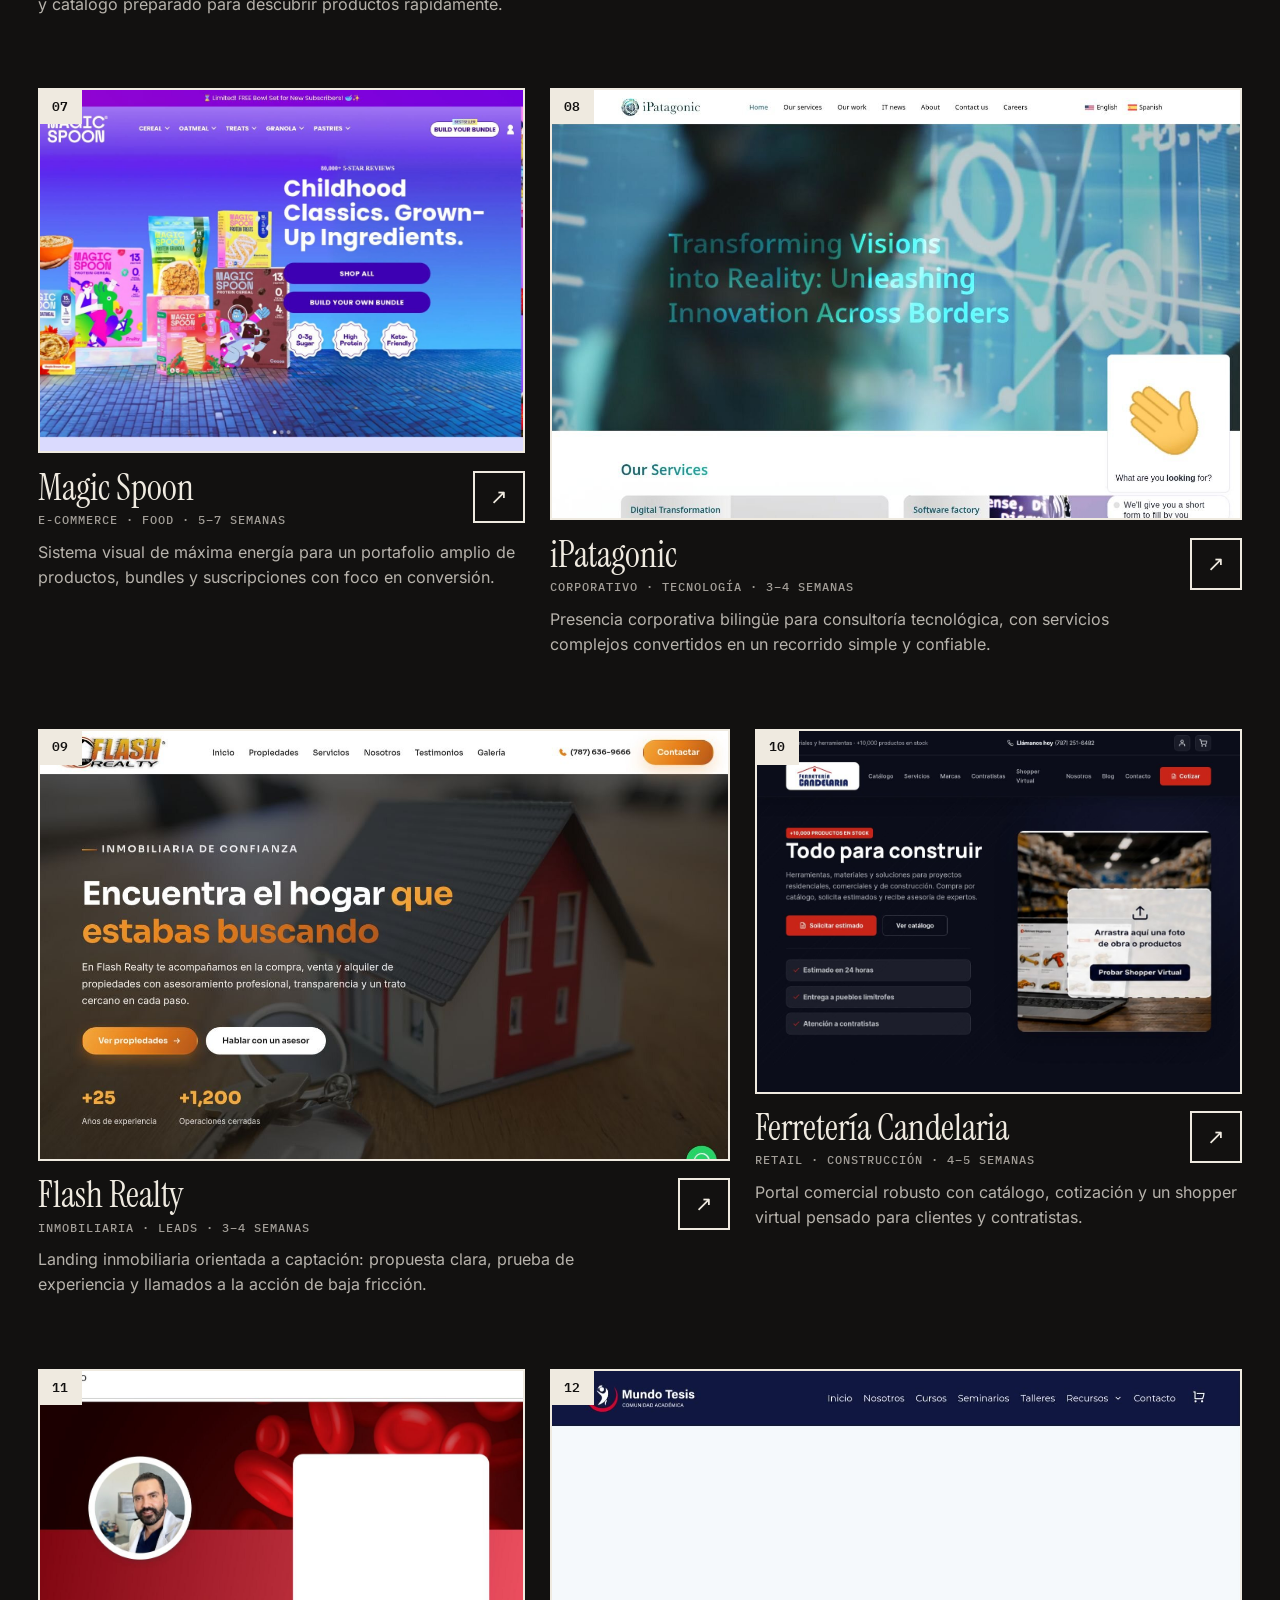
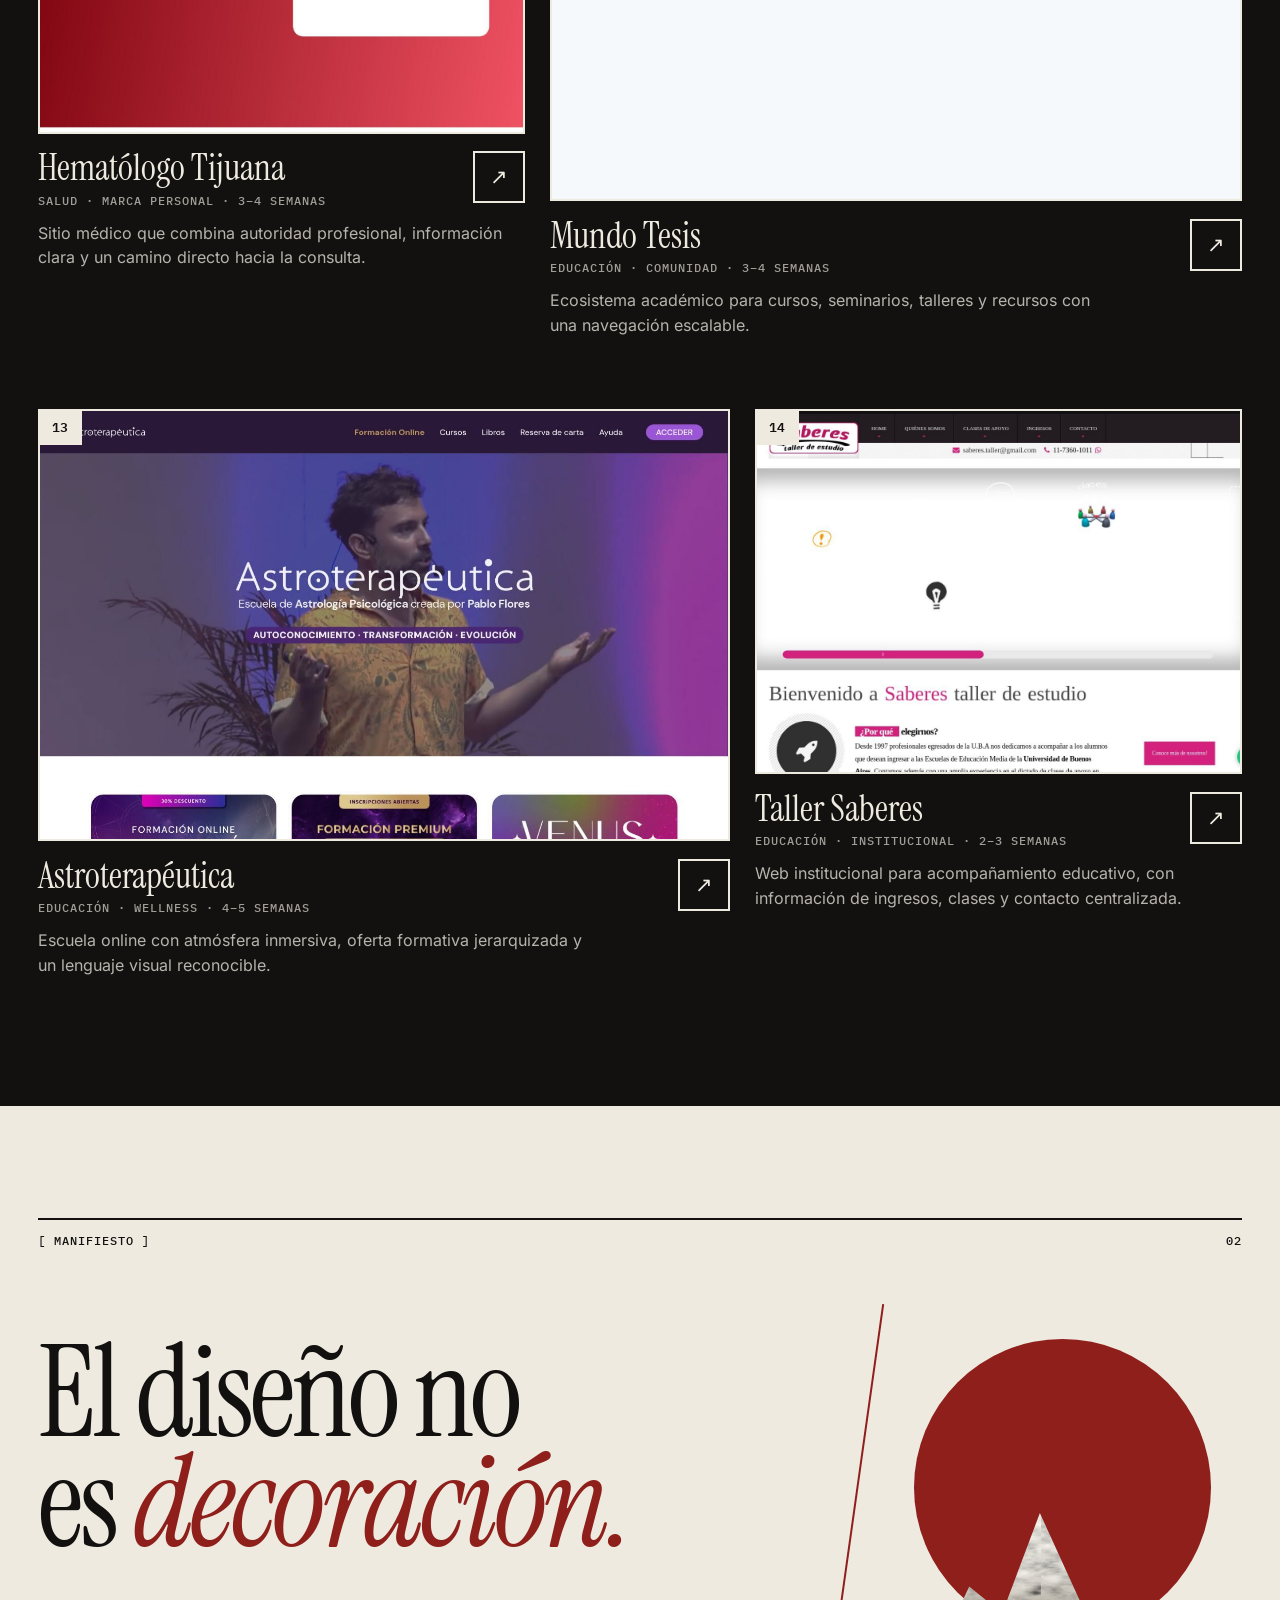
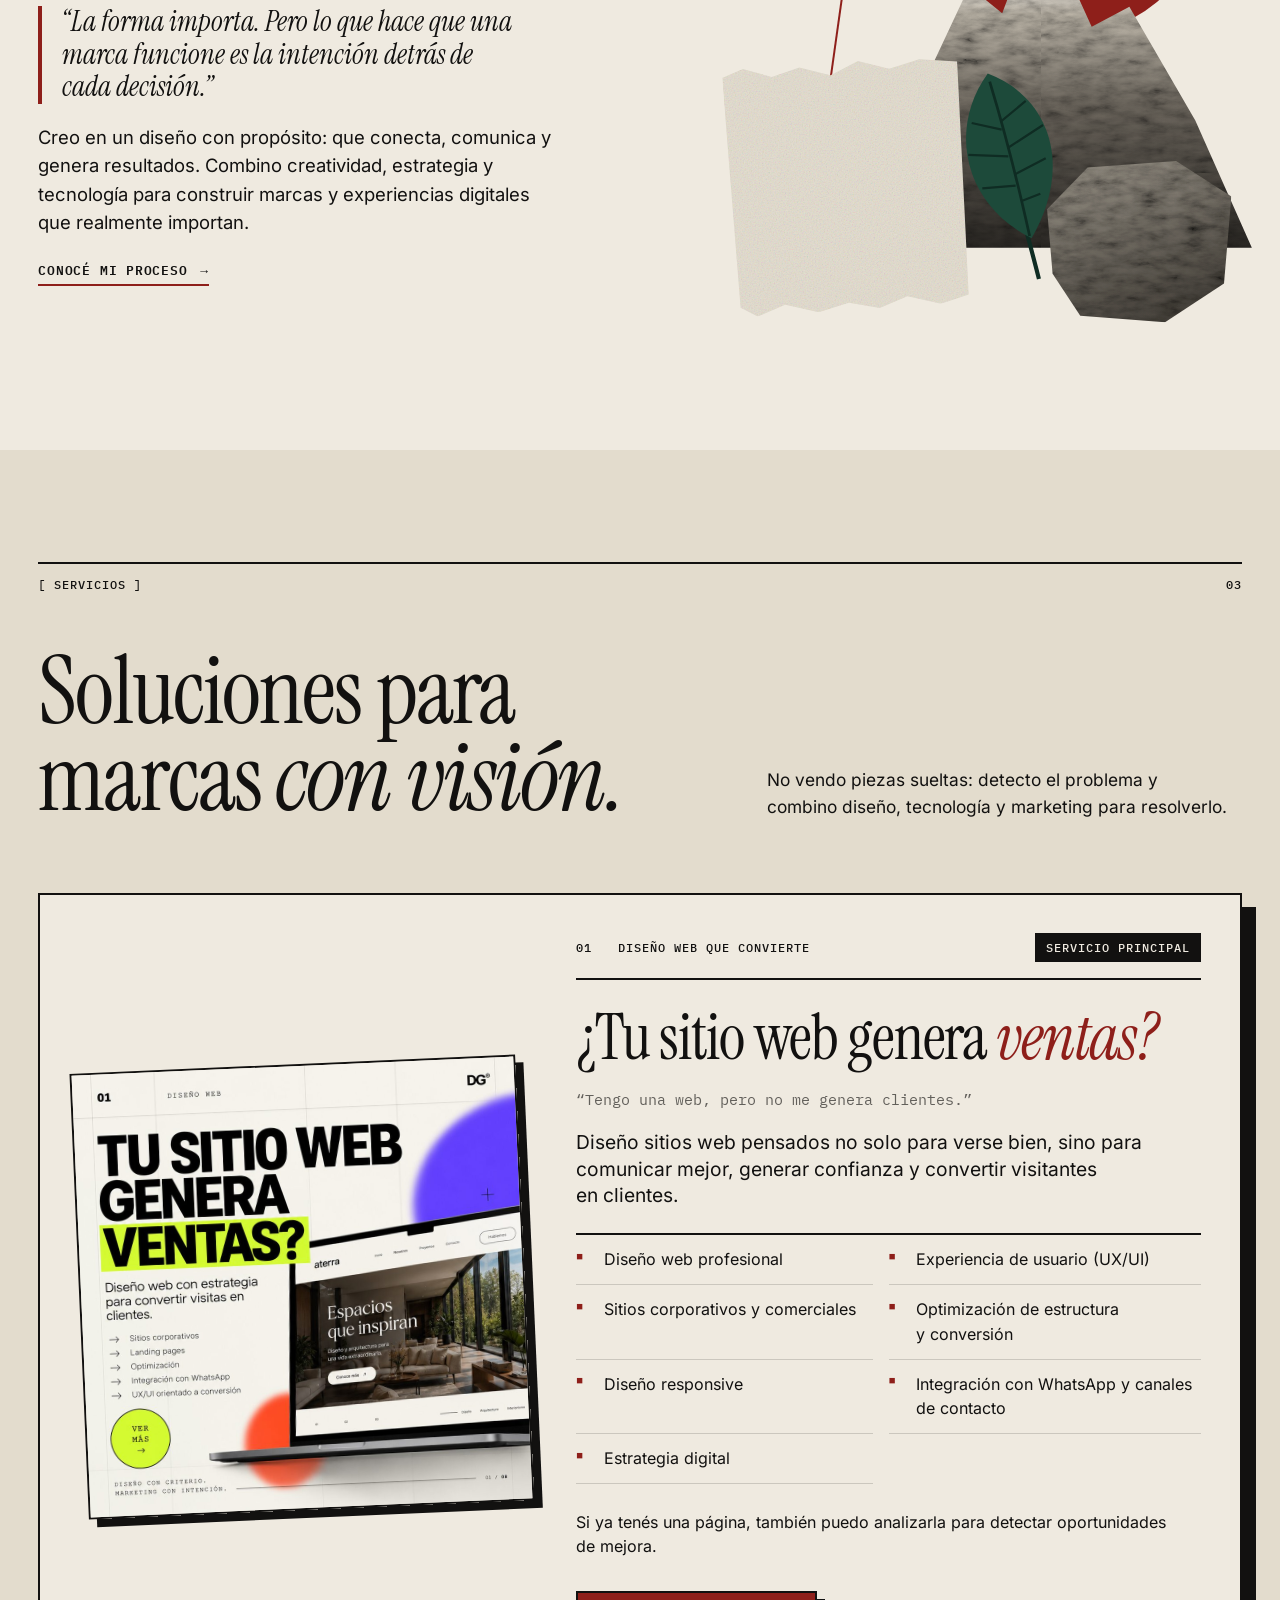
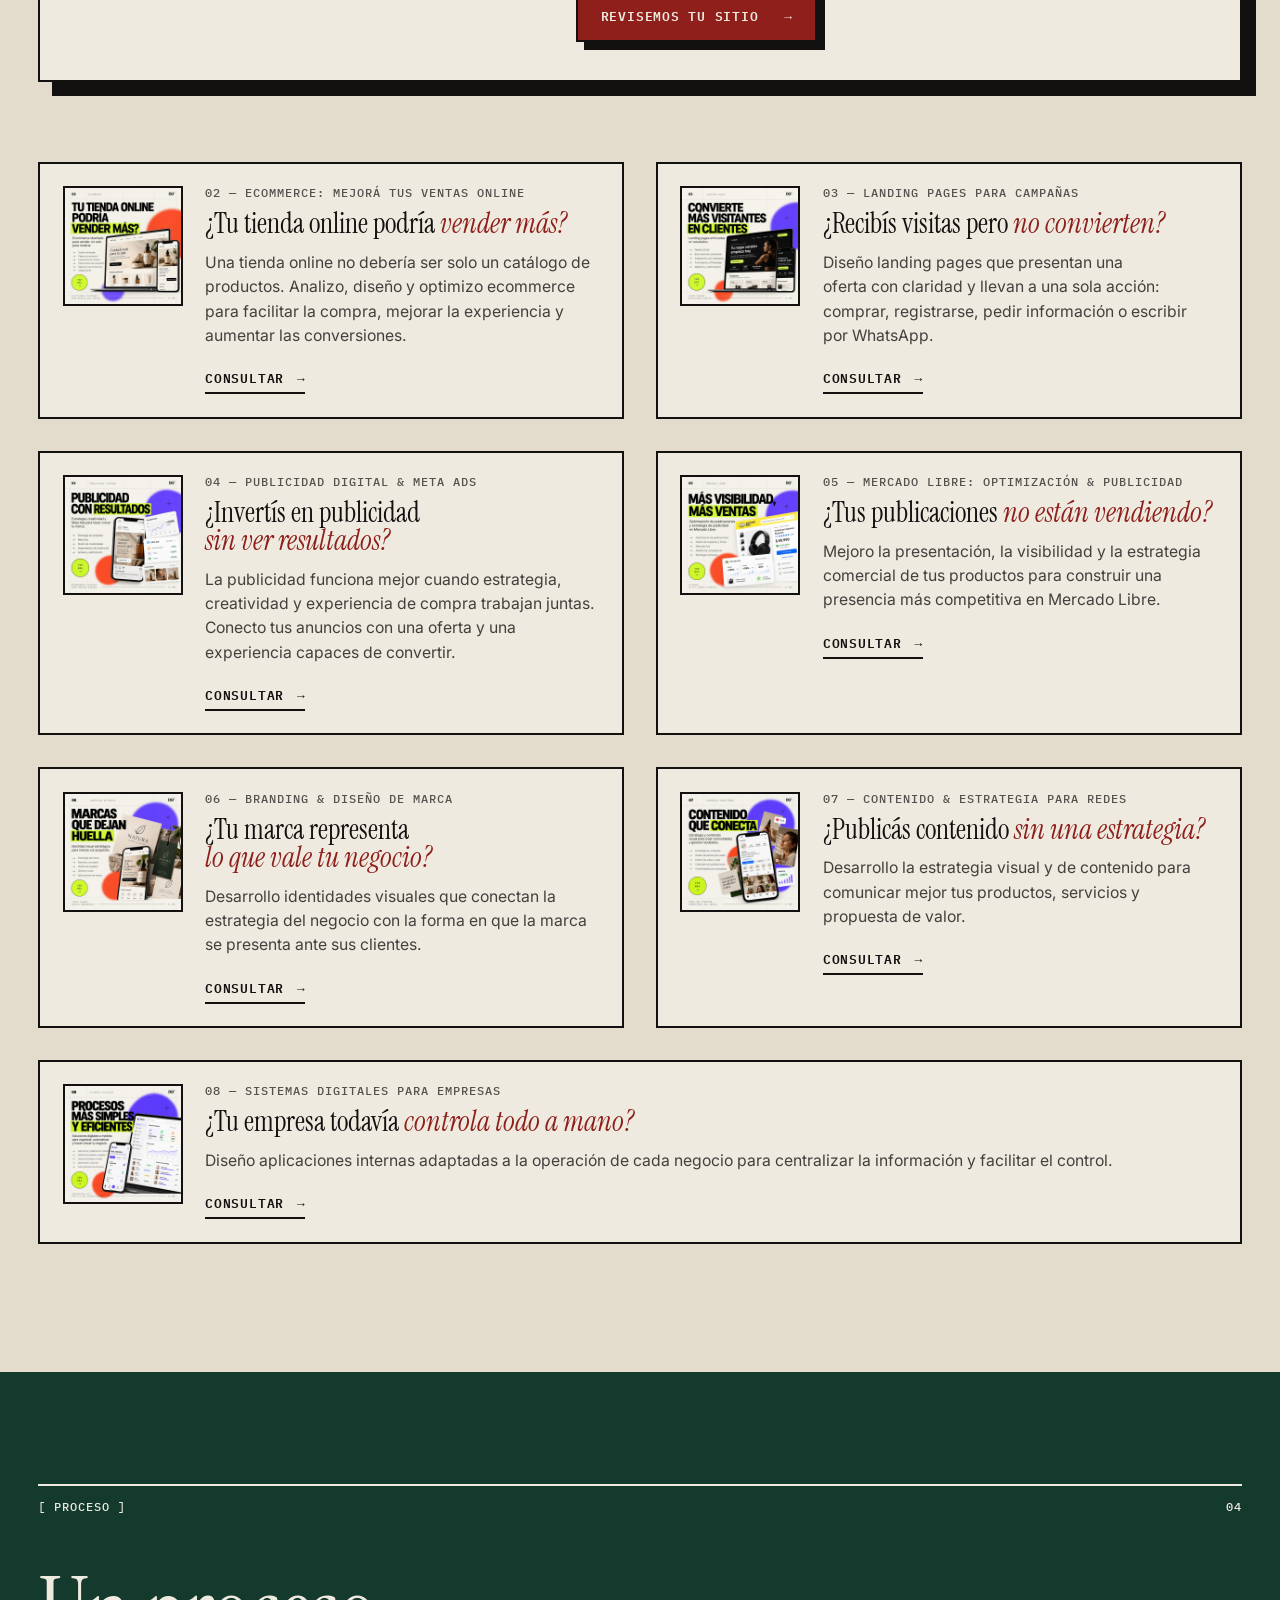
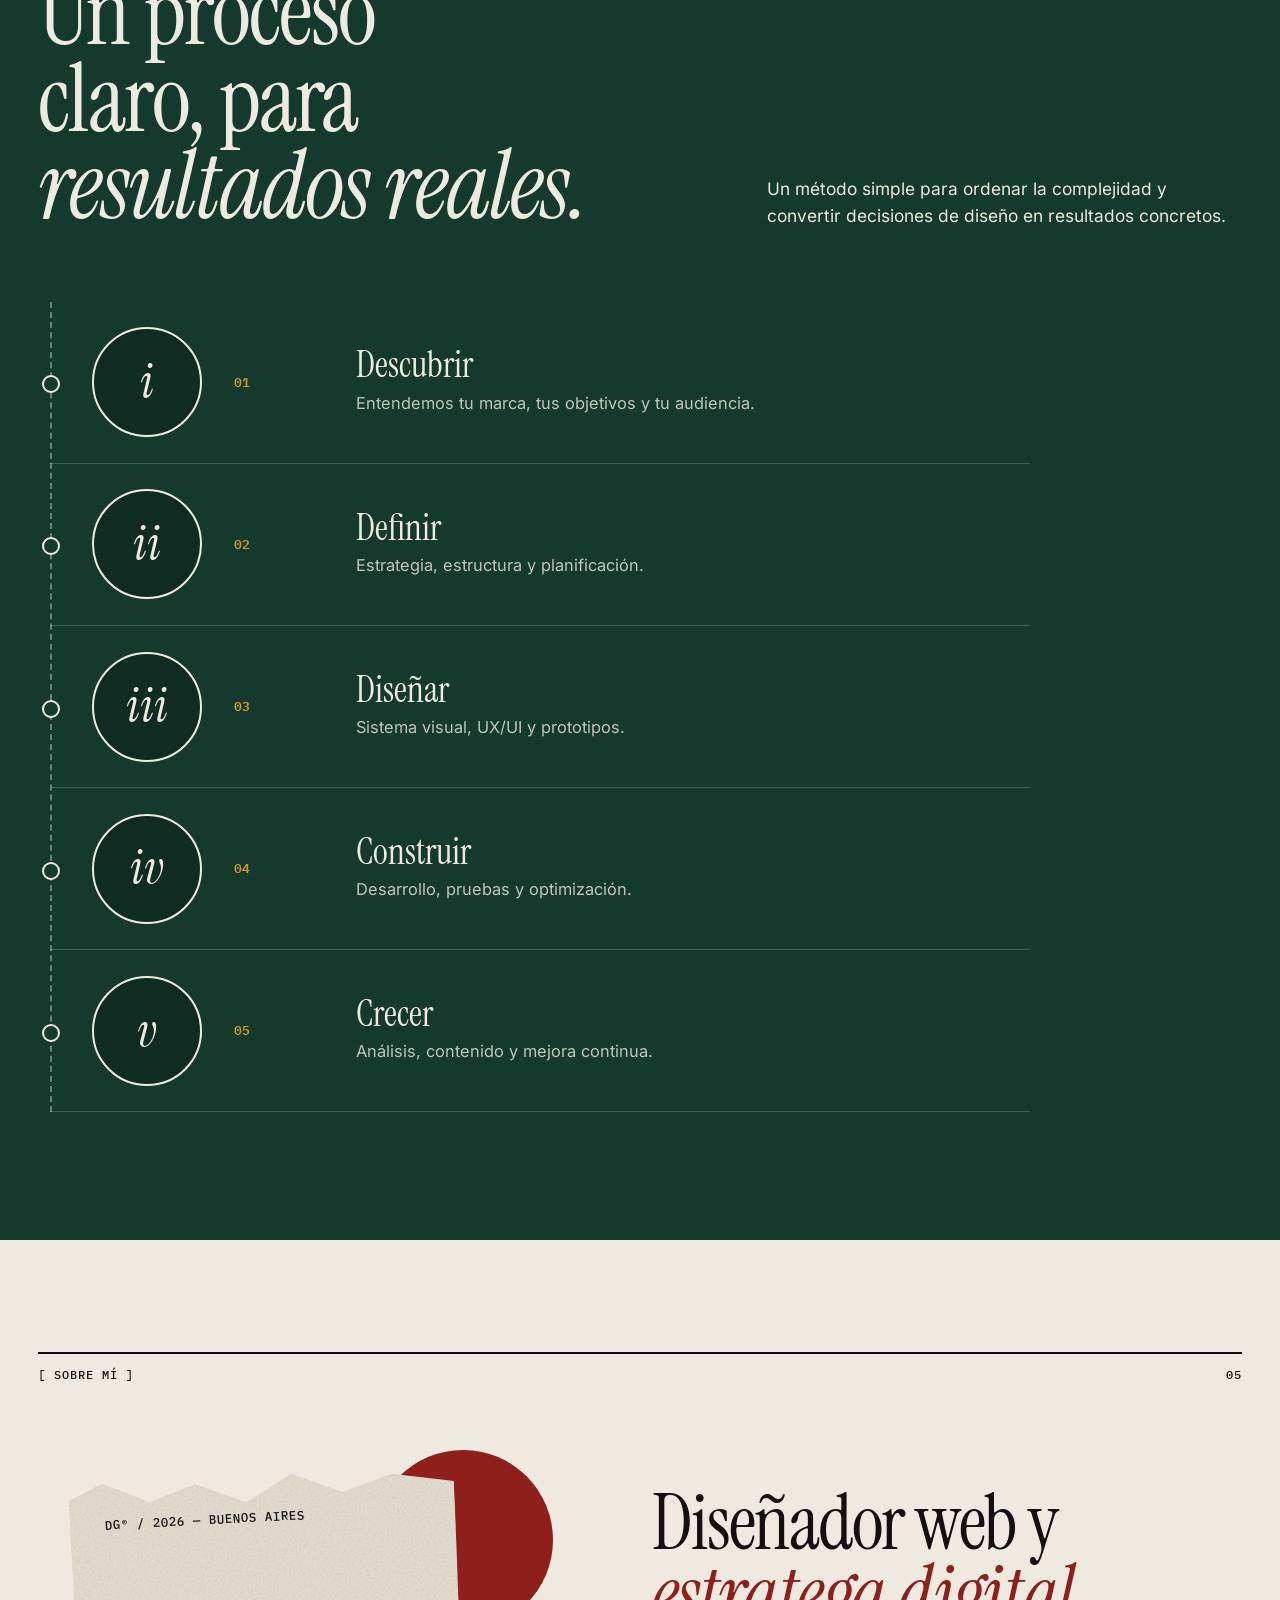
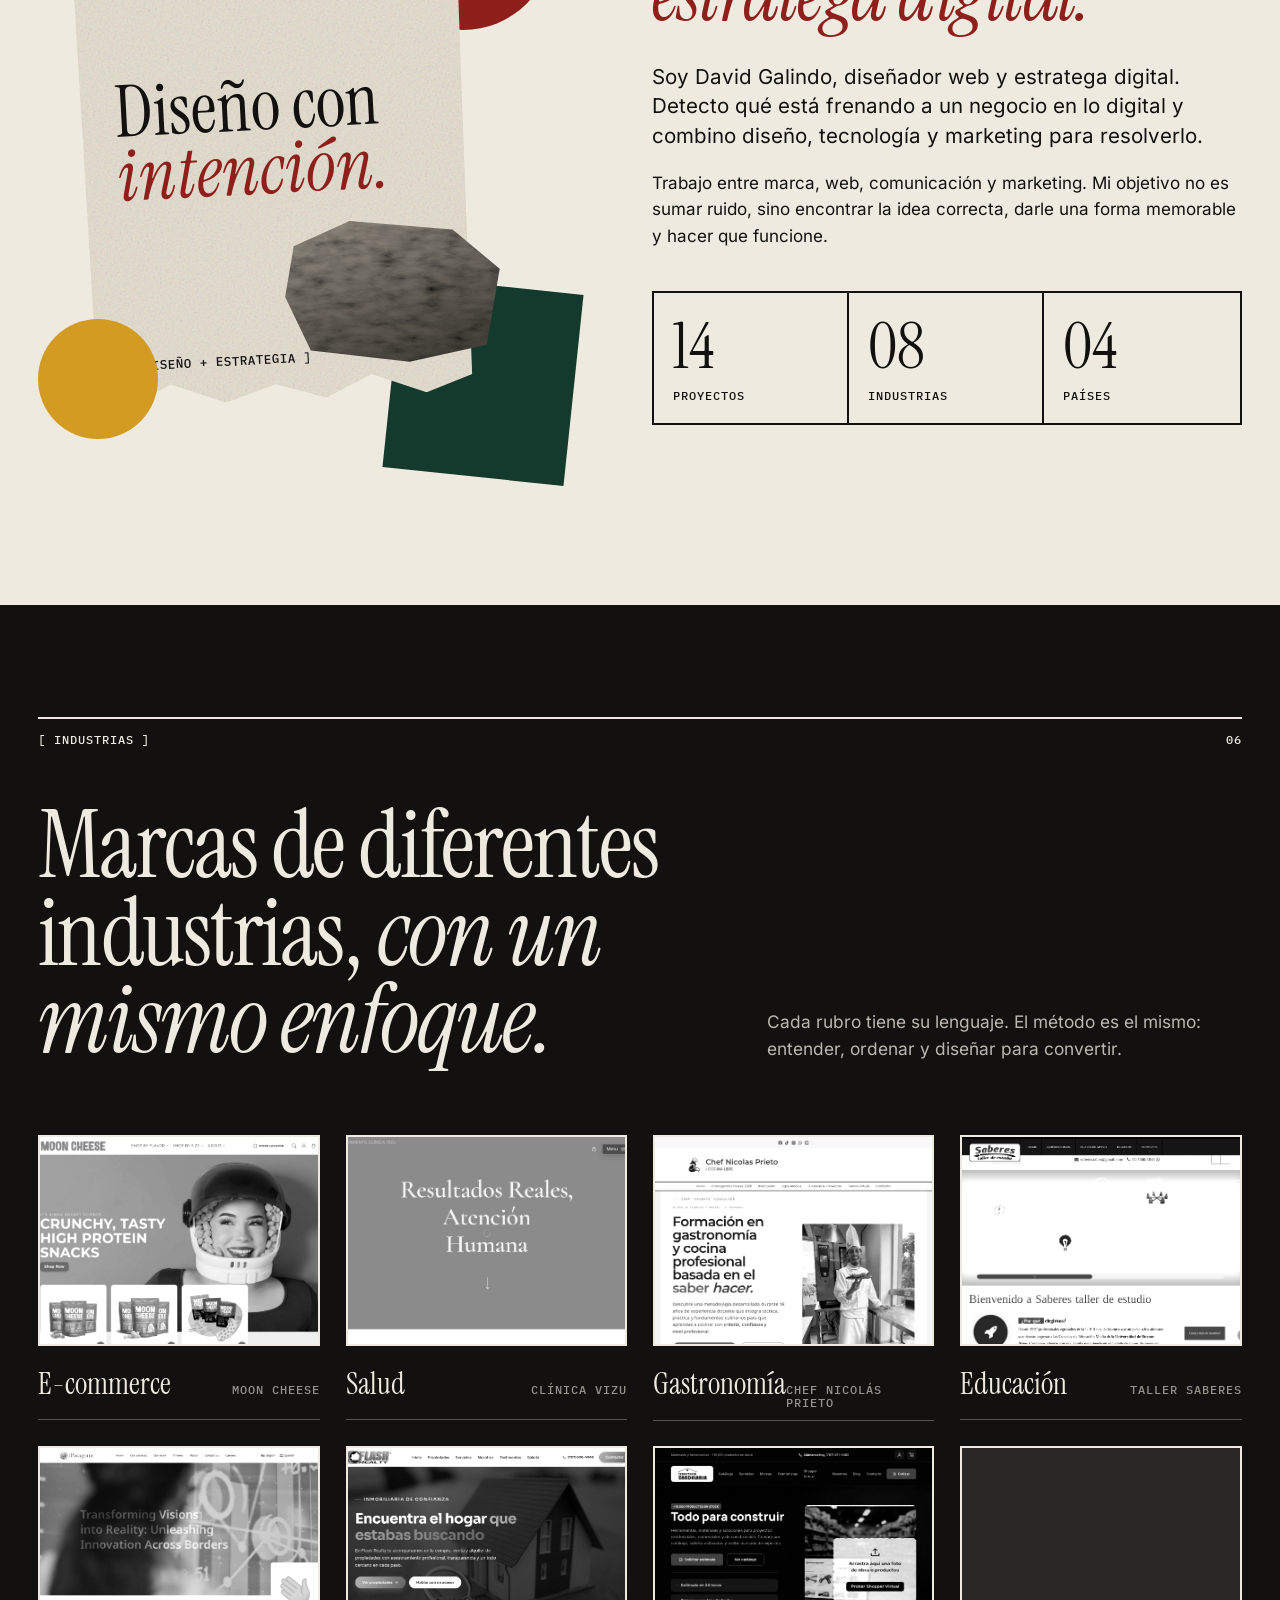
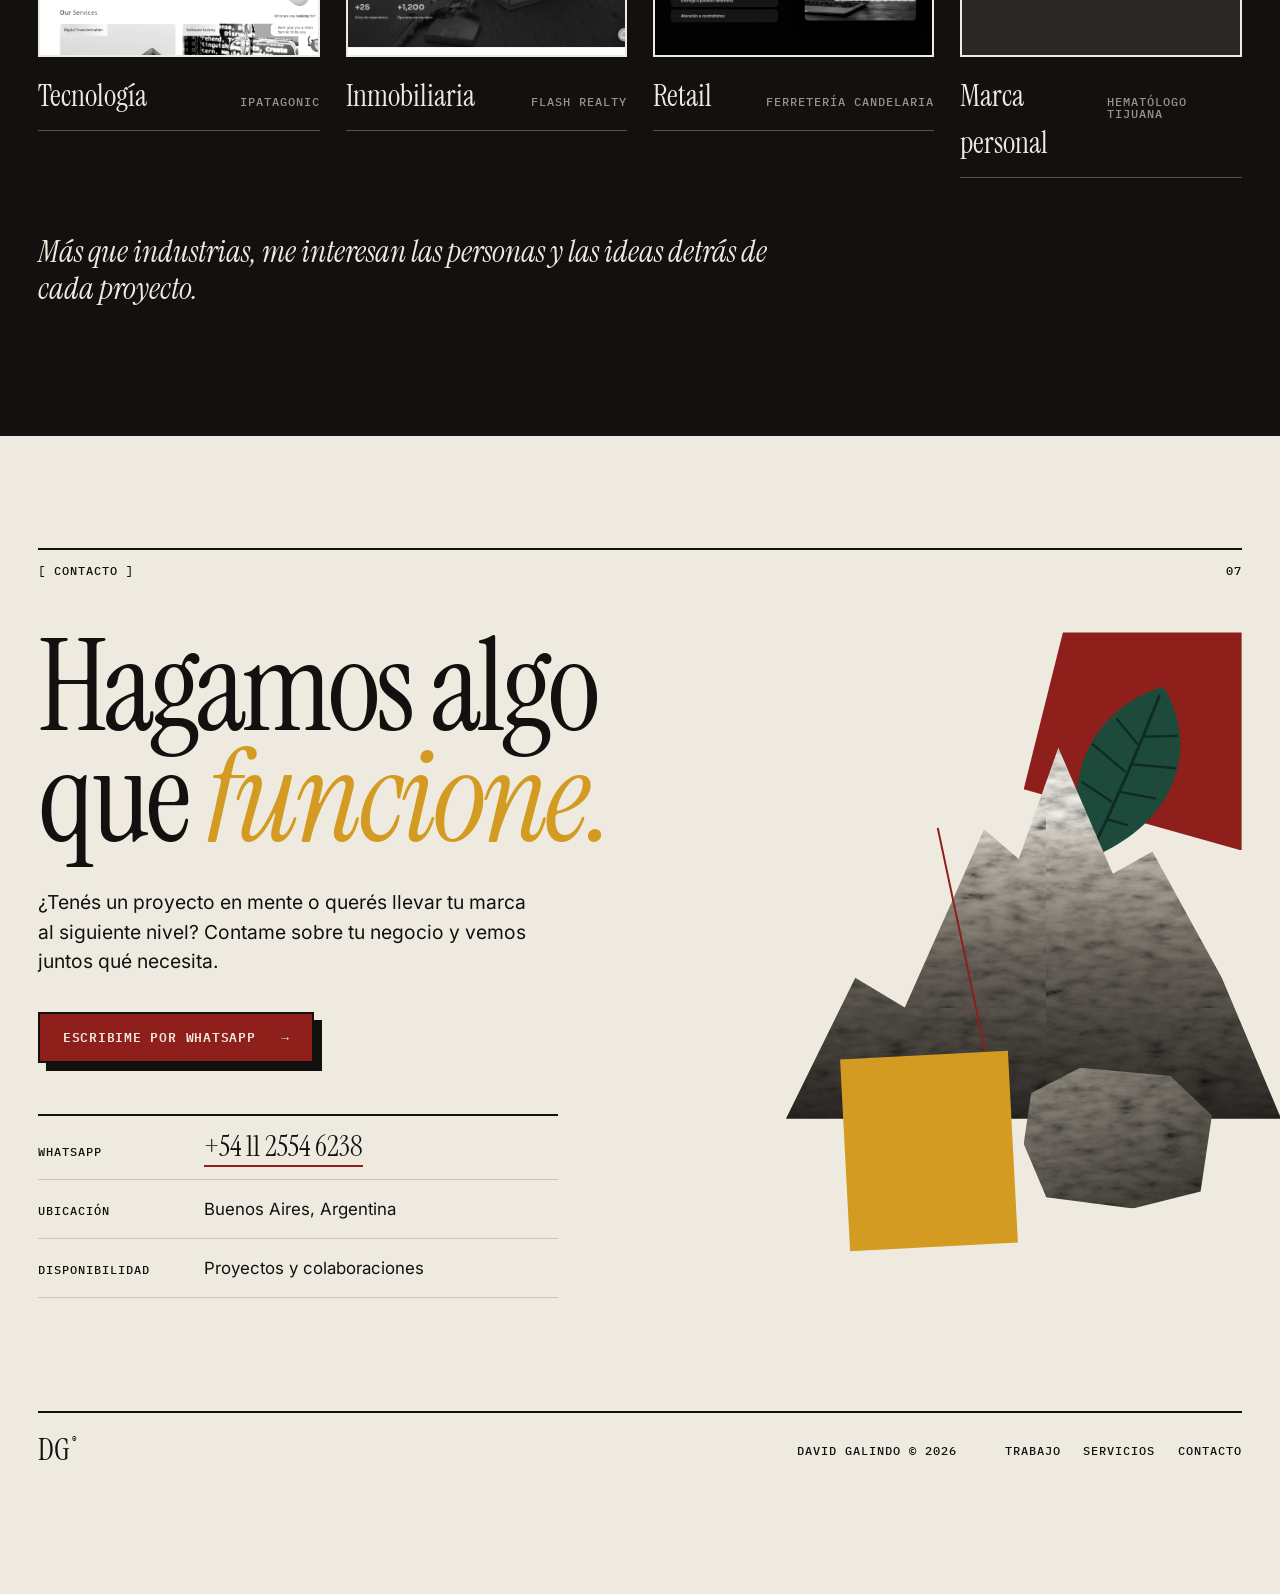
<file: propuesta-v2/index.html>
<!doctype html>
<html lang="es">
<head>
<meta charset="utf-8">
<meta name="viewport" content="width=device-width, initial-scale=1">
<meta name="theme-color" content="#efeae0">
<title>David Galindo — Diseño web & Estrategia digital</title>
<meta name="description" content="Portafolio de David Galindo, diseñador web y estratega digital. Sitios, ecommerce y landing pages pensados para convertir visitas en clientes.">
<link rel="preload" href="./fonts/instrument-serif-regular.woff2" as="font" type="font/woff2" crossorigin>
<link rel="preload" href="./fonts/inter-variable.woff2" as="font" type="font/woff2" crossorigin>
<style>
@font-face{font-family:"Inter";font-style:normal;font-weight:400 700;font-display:swap;src:url("./fonts/inter-variable.woff2") format("woff2");unicode-range:U+0000-00FF, U+0131, U+0152-0153, U+02BB-02BC, U+02C6, U+02DA, U+02DC, U+0304, U+0308, U+0329, U+2000-206F, U+20AC, U+2122, U+2191, U+2193, U+2212, U+2215, U+FEFF, U+FFFD}
@font-face{font-family:"IBM Plex Mono";font-style:normal;font-weight:400;font-display:swap;src:url("./fonts/ibm-plex-mono-400.woff2") format("woff2");unicode-range:U+0000-00FF, U+0131, U+0152-0153, U+02BB-02BC, U+02C6, U+02DA, U+02DC, U+0304, U+0308, U+0329, U+2000-206F, U+20AC, U+2122, U+2191, U+2193, U+2212, U+2215, U+FEFF, U+FFFD}
@font-face{font-family:"IBM Plex Mono";font-style:normal;font-weight:500;font-display:swap;src:url("./fonts/ibm-plex-mono-500.woff2") format("woff2");unicode-range:U+0000-00FF, U+0131, U+0152-0153, U+02BB-02BC, U+02C6, U+02DA, U+02DC, U+0304, U+0308, U+0329, U+2000-206F, U+20AC, U+2122, U+2191, U+2193, U+2212, U+2215, U+FEFF, U+FFFD}
@font-face{font-family:"IBM Plex Mono";font-style:normal;font-weight:600;font-display:swap;src:url("./fonts/ibm-plex-mono-600.woff2") format("woff2");unicode-range:U+0000-00FF, U+0131, U+0152-0153, U+02BB-02BC, U+02C6, U+02DA, U+02DC, U+0304, U+0308, U+0329, U+2000-206F, U+20AC, U+2122, U+2191, U+2193, U+2212, U+2215, U+FEFF, U+FFFD}
@font-face{font-family:"Instrument Serif";font-style:normal;font-weight:400;font-display:swap;src:url("./fonts/instrument-serif-regular.woff2") format("woff2");unicode-range:U+0000-00FF, U+0131, U+0152-0153, U+02BB-02BC, U+02C6, U+02DA, U+02DC, U+0304, U+0308, U+0329, U+2000-206F, U+20AC, U+2122, U+2191, U+2193, U+2212, U+2215, U+FEFF, U+FFFD}
@font-face{font-family:"Instrument Serif";font-style:italic;font-weight:400;font-display:swap;src:url("./fonts/instrument-serif-italic.woff2") format("woff2");unicode-range:U+0000-00FF, U+0131, U+0152-0153, U+02BB-02BC, U+02C6, U+02DA, U+02DC, U+0304, U+0308, U+0329, U+2000-206F, U+20AC, U+2122, U+2191, U+2193, U+2212, U+2215, U+FEFF, U+FFFD}

:root{
  --ink:#121110;--paper:#efeae0;--paper2:#e3dccd;--paper3:#d8cfbd;
  --green:#14392d;--green2:#0f2c23;--red:#8e1f1a;--mustard:#d39b22;--stone:#8d877c;
  --line:rgba(18,17,16,.16);--rule:2px solid var(--ink);
  --serif:"Instrument Serif",Georgia,"Times New Roman",serif;
  --sans:"Inter","Helvetica Neue",Arial,sans-serif;
  --mono:"IBM Plex Mono","Courier New",monospace;
  --shadow:8px 8px 0 var(--ink);
  --stone-tex:url("data:image/svg+xml,%3Csvg xmlns='http://www.w3.org/2000/svg' width='300' height='300'%3E%3Cfilter id='s'%3E%3CfeTurbulence type='fractalNoise' baseFrequency='.035 .09' numOctaves='5' seed='7'/%3E%3CfeColorMatrix type='saturate' values='0'/%3E%3CfeComponentTransfer%3E%3CfeFuncR type='linear' slope='1.9' intercept='-.42'/%3E%3CfeFuncG type='linear' slope='1.9' intercept='-.42'/%3E%3CfeFuncB type='linear' slope='1.9' intercept='-.42'/%3E%3C/feComponentTransfer%3E%3C/filter%3E%3Crect width='100%25' height='100%25' filter='url(%23s)'/%3E%3C/svg%3E");
  --paper-tex:url("data:image/svg+xml,%3Csvg viewBox='0 0 200 200' xmlns='http://www.w3.org/2000/svg'%3E%3Cfilter id='n'%3E%3CfeTurbulence type='fractalNoise' baseFrequency='.85' numOctaves='3' stitchTiles='stitch'/%3E%3C/filter%3E%3Crect width='100%25' height='100%25' filter='url(%23n)' opacity='.28'/%3E%3C/svg%3E");
}
*{box-sizing:border-box}
html{scroll-behavior:smooth}
body{margin:0;background:var(--paper);color:var(--ink);font-family:var(--sans);font-size:1.0625rem;line-height:1.55;overflow-x:hidden;-webkit-font-smoothing:antialiased;-moz-osx-font-smoothing:grayscale}
body.nav-open{overflow:hidden}
a{color:inherit;text-decoration:none}
img{display:block;width:100%;height:auto}
h1,h2,h3{font-family:var(--serif);font-weight:400;text-wrap:balance;margin:0}
p,li{text-wrap:pretty}
em{font-family:var(--serif);font-style:italic;font-weight:400}
::selection{background:var(--red);color:var(--paper)}
a:focus-visible,button:focus-visible{outline:3px solid var(--mustard);outline-offset:3px}
.skip{position:fixed;left:3vw;top:0;z-index:300;background:var(--ink);color:var(--paper);font:500 .8rem/1 var(--mono);text-transform:uppercase;padding:.9rem 1.1rem;transform:translateY(-120%);transition:transform .2s}
.skip:focus{transform:translateY(12px)}
section[id]{scroll-margin-top:68px}
.grain{position:fixed;inset:0;z-index:200;pointer-events:none;opacity:.16;mix-blend-mode:multiply;background-image:var(--paper-tex)}

/* utilidades brutalistas */
.tag{font:500 .78rem/1 var(--mono);text-transform:uppercase;letter-spacing:.08em}
.label{display:flex;justify-content:space-between;align-items:center;border-top:var(--rule);padding-top:14px;font:500 .78rem/1 var(--mono);text-transform:uppercase;letter-spacing:.08em}
.dark .label,.green .label{border-color:var(--paper)}
.btn{display:inline-flex;align-items:center;gap:1.6rem;border:var(--rule);background:var(--red);color:var(--paper);padding:1.05rem 1.4rem;font:600 .8rem/1 var(--mono);text-transform:uppercase;letter-spacing:.06em;box-shadow:var(--shadow);transition:transform .2s,box-shadow .2s}
.btn:hover{transform:translate(4px,4px);box-shadow:4px 4px 0 var(--ink)}
.btn:active{transform:translate(8px,8px);box-shadow:0 0 0 var(--ink)}
.btn-ghost{background:transparent;color:inherit}
.link{font:600 .8rem/1 var(--mono);text-transform:uppercase;letter-spacing:.06em;border-bottom:2px solid var(--red);padding-bottom:.45rem;display:inline-flex;gap:.8rem}
.link:hover{color:var(--red)}

/* collage */
.collage{position:relative;pointer-events:none}
.c{position:absolute}
.c-stone{background:var(--stone-tex),linear-gradient(160deg,#9b958a,#3f3b35);background-size:240px,cover;background-blend-mode:multiply;filter:contrast(1.05);box-shadow:0 18px 30px #0004}
.c-stone.s1{clip-path:polygon(4% 18%,30% 0,78% 6%,100% 34%,94% 88%,58% 100%,12% 92%,0 54%)}
.c-stone.s2{clip-path:polygon(0 30%,22% 4%,70% 0,100% 22%,96% 76%,64% 100%,18% 96%,3% 70%)}
.c-mountain{background:linear-gradient(180deg,#f4f1ea 0 18%,#bdb6a9 30%,#6c665d 58%,#2c2925 100%),var(--stone-tex);background-blend-mode:multiply;background-size:cover,260px;clip-path:polygon(0 100%,14% 62%,24% 70%,40% 22%,47% 30%,55% 0,66% 34%,74% 28%,88% 62%,100% 100%)}
.c-sun{border-radius:50%;background:var(--red)}
.c-dot{border-radius:50%;background:var(--mustard)}
.c-block{background:var(--mustard)}
.c-green{background:var(--green)}
.c-thread{width:2px;background:var(--red)}
.c-torn{background:var(--paper2);clip-path:polygon(0 3%,9% 0,21% 4%,33% 1%,46% 5%,58% 0,71% 4%,84% 1%,100% 3%,98% 97%,86% 100%,72% 96%,60% 100%,47% 97%,34% 100%,20% 96%,8% 100%,1% 96%);background-image:var(--paper-tex)}
.c-leaf svg{width:100%;height:100%;display:block}
.c-frame{border:var(--rule);background:var(--paper);box-shadow:var(--shadow);overflow:hidden}
.c-frame .bar{height:22px;border-bottom:var(--rule);display:flex;gap:6px;align-items:center;padding:0 8px;background:var(--paper2)}
.c-frame .bar i{width:8px;height:8px;border-radius:50%;border:1.5px solid var(--ink)}
.c-frame img{aspect-ratio:16/10;object-fit:cover;object-position:top}

/* header */
header{height:68px;position:fixed;inset:0 0 auto;z-index:100;display:grid;grid-template-columns:1fr auto 1fr;align-items:center;padding:0 3vw;background:rgba(239,234,224,.9);backdrop-filter:blur(14px);-webkit-backdrop-filter:blur(14px);border-bottom:var(--rule)}
.brand{font-family:var(--serif);font-size:1.9rem;line-height:1;letter-spacing:-.02em}
.brand sup{font:500 .7rem/1 var(--mono);vertical-align:top;margin-left:2px}
.nav{display:flex;gap:.4rem}
.nav a{font:500 .78rem/1 var(--mono);text-transform:uppercase;letter-spacing:.06em;padding:.65rem .8rem;border:2px solid transparent;transition:border-color .2s,background .2s}
.nav a:hover,.nav a[aria-current]{border-color:var(--ink);background:var(--paper2)}
.nav .nav-wa{display:none}
.status{justify-self:end;display:flex;align-items:center;gap:.6rem;border:var(--rule);padding:.55rem .8rem;font:500 .75rem/1 var(--mono);text-transform:uppercase;letter-spacing:.06em}
.status i{width:8px;height:8px;border-radius:50%;background:#2f8a4a;box-shadow:0 0 0 3px #2f8a4a33}
.menu-btn{display:none;width:46px;height:46px;border:var(--rule);background:var(--paper);padding:0;cursor:pointer;position:relative}
.menu-btn span{position:absolute;left:11px;right:11px;height:2px;background:var(--ink);transition:transform .3s,opacity .3s,top .3s}
.menu-btn span:nth-child(1){top:14px}.menu-btn span:nth-child(2){top:21px}.menu-btn span:nth-child(3){top:28px}
.nav-open .menu-btn span:nth-child(1){top:21px;transform:rotate(45deg)}
.nav-open .menu-btn span:nth-child(2){opacity:0}
.nav-open .menu-btn span:nth-child(3){top:21px;transform:rotate(-45deg)}

/* hero */
.hero{min-height:100svh;padding:110px 3vw 0;position:relative;overflow:hidden;display:grid;grid-template-columns:1.05fr 1fr;grid-template-rows:auto 1fr auto;column-gap:3vw;border-bottom:var(--rule)}
.hero-grid{position:absolute;inset:68px 0 0;pointer-events:none;background-image:linear-gradient(90deg,var(--line) 1px,transparent 1px);background-size:25% 100%}
.hero-top{grid-column:1/-1;display:flex;justify-content:space-between;gap:1rem;position:relative;z-index:3}
.hero-copy{align-self:center;position:relative;z-index:3;padding:4vh 0}
h1{font-size:clamp(5.2rem,11.5vw,12.5rem);line-height:.84;letter-spacing:-.025em;text-transform:uppercase}
.mask{display:block;overflow:hidden;padding-bottom:.04em}
.mask>span{display:block;transform:translateY(105%);animation:rise 1.1s cubic-bezier(.2,.75,.15,1) forwards}
.mask:nth-child(2)>span{animation-delay:.12s}
.mask:nth-child(2){padding-left:.5em}
@keyframes rise{to{transform:none}}
.hero-role{font:600 clamp(1.05rem,1.3vw,1.25rem)/1.3 var(--sans);margin:2.2rem 0 0;display:flex;align-items:center;gap:1rem}
.hero-role:before{content:"";width:48px;height:2px;background:var(--ink)}
.hero-intro{font-size:clamp(1.15rem,1.5vw,1.4rem);line-height:1.45;max-width:520px;margin:1.2rem 0 2.4rem}
.hero-art{align-self:stretch;min-height:560px;transform-style:preserve-3d;perspective:1000px;transition:transform .15s linear;position:relative;z-index:1}
.hero-art .c-mountain{width:78%;height:46%;right:-4%;bottom:8%}
.hero-art .s1{width:44%;height:30%;left:8%;bottom:4%}
.hero-art .s2{width:30%;height:22%;right:2%;top:16%}
.hero-art .c-sun{width:120px;height:120px;left:18%;top:8%}
.hero-art .c-dot{width:64px;height:64px;right:30%;top:4%}
.hero-art .c-thread{height:44%;left:calc(18% + 59px);top:8%}
.hero-art .c-frame{width:66%;left:16%;top:26%;transform:rotate(-5deg) translateZ(40px)}
.hero-art .c-block{width:18%;height:22%;left:2%;top:38%;transform:rotate(8deg)}
.hero-art .c-leaf{width:120px;height:170px;right:6%;bottom:30%;transform:rotate(18deg)}
.hero-bottom{grid-column:1/-1;display:flex;justify-content:space-between;align-items:center;border-top:var(--rule);padding:16px 0 18px;position:relative;z-index:3;background:var(--paper)}
.scroll{display:flex;align-items:center;gap:.9rem}
.scroll b{width:42px;height:42px;border:var(--rule);border-radius:50%;display:grid;place-items:center;font-weight:400;animation:bob 2.2s ease-in-out infinite}
@keyframes bob{50%{transform:translateY(5px)}}
.ticker{grid-column:1/-1;margin:0 -3vw;background:var(--ink);color:var(--paper);overflow:hidden;white-space:nowrap;border-top:var(--rule)}
.ticker div{display:inline-block;padding:.7rem 0;font-family:var(--serif);font-size:clamp(1.6rem,2.6vw,2.6rem);animation:marquee 34s linear infinite}
.ticker em{color:var(--mustard)}
.ticker span{color:var(--red);margin:0 1.2rem}
@keyframes marquee{to{transform:translateX(-50%)}}

/* secciones */
.section{padding:7rem 3vw 8rem;position:relative;overflow:hidden}
.dark{background:var(--ink);color:var(--paper)}
.green{background:var(--green);color:var(--paper)}
.sec-head{display:grid;grid-template-columns:1.4fr 1fr;gap:5vw;align-items:end;margin:3.5rem 0 4.5rem}
.sec-head h2{font-size:clamp(3.6rem,7.4vw,8rem);line-height:.92;letter-spacing:-.02em}
.sec-head p{font-size:clamp(1.08rem,1.3vw,1.25rem);max-width:460px;margin:0}
.dark .sec-head p{color:#efeae0c4}

/* trabajo */
.projects{display:grid;grid-template-columns:repeat(12,minmax(0,1fr));gap:4.5rem 2vw}
.project{min-width:0}
.span-7{grid-column:span 7}.span-5{grid-column:span 5}
.project-media{display:block;position:relative;border:2px solid var(--paper);overflow:hidden;background:#2a2826;aspect-ratio:4/3;transition:transform .3s,box-shadow .3s}
.span-7 .project-media{aspect-ratio:16/10}
.project-media img{width:100%;height:100%;object-fit:cover;object-position:top center;transition:transform .9s cubic-bezier(.2,.7,.2,1)}
.project-media:hover{transform:translate(-6px,-6px);box-shadow:12px 12px 0 var(--mustard)}
.project:nth-child(3n+2) .project-media:hover{box-shadow:12px 12px 0 var(--red)}
.project:nth-child(3n) .project-media:hover{box-shadow:12px 12px 0 #3d7a62}
.project-media:hover img{transform:scale(1.04)}
.project-no{position:absolute;left:0;top:0;background:var(--paper);color:var(--ink);font:600 .8rem/1 var(--mono);padding:.6rem .75rem;border-right:2px solid var(--paper);border-bottom:2px solid var(--paper)}
.project-info{display:grid;grid-template-columns:1fr auto;gap:.4rem 1.5rem;align-items:start;padding-top:1.1rem}
.project-info h3{font-size:clamp(2rem,2.8vw,3rem);line-height:1}
.project-info .tag{color:#efeae0a6;grid-column:1}
.project-arrow{grid-row:1/3;grid-column:2;width:52px;height:52px;border:2px solid var(--paper);display:grid;place-items:center;font-size:1.3rem;transition:background .2s,color .2s}
.project:hover .project-arrow{background:var(--paper);color:var(--ink)}
.project-info p{grid-column:1/-1;margin:.5rem 0 0;color:#efeae0bf;font-size:1rem;max-width:560px}

/* manifiesto */
.manifesto{display:grid;grid-template-columns:1.25fr 1fr;gap:4vw;align-items:center;margin-top:3.5rem}
.manifesto h2{font-size:clamp(4.4rem,10vw,11rem);line-height:.86;letter-spacing:-.03em}
.manifesto h2 em{color:var(--red)}
.manifesto-copy{max-width:520px;margin-top:3rem}
.manifesto-copy p{font-size:1.15rem;margin:0 0 1.2rem}
.manifesto-copy .quote{font-family:var(--serif);font-style:italic;font-size:clamp(1.7rem,2.2vw,2.2rem);line-height:1.15;border-left:4px solid var(--red);padding-left:1.2rem}
.manifesto-art{height:620px}
.manifesto-art .c-sun{width:58%;aspect-ratio:1;height:auto;right:6%;top:6%}
.manifesto-art .c-mountain{width:92%;height:54%;right:-2%;top:34%}
.manifesto-art .c-torn{width:46%;height:40%;left:0;bottom:2%;transform:rotate(-4deg)}
.manifesto-art .c-stone{width:36%;height:26%;right:2%;bottom:0}
.manifesto-art .c-leaf{width:150px;height:220px;right:30%;bottom:6%;transform:rotate(-14deg)}
.manifesto-art .c-thread{height:70%;left:24%;top:0;transform:rotate(8deg)}

/* servicios */
.services{background:var(--paper2)}
.svc-featured{display:grid;grid-template-columns:5fr 7fr;gap:4vw;align-items:center;border:var(--rule);background:var(--paper);box-shadow:14px 14px 0 var(--ink);padding:3vw;margin-bottom:5rem}
.svc-featured-media{border:var(--rule);transform:rotate(-2.5deg);box-shadow:var(--shadow)}
.svc-meta{display:flex;flex-wrap:wrap;align-items:center;gap:.6rem 1.6rem;border-bottom:var(--rule);padding-bottom:1rem;margin:0 0 1.8rem}
.svc-badge{margin-left:auto;background:var(--ink);color:var(--paper);padding:.5rem .7rem}
.svc-featured h3{font-size:clamp(3rem,5vw,5.6rem);line-height:.92;letter-spacing:-.02em}
.svc-featured h3 em,.svc-card h3 em{color:var(--red)}
.svc-need{font:400 .95rem/1.5 var(--mono);color:#121110a3;margin:1.3rem 0 0}
.svc-lead{font-size:clamp(1.15rem,1.5vw,1.4rem);line-height:1.4;margin:1.1rem 0 1.5rem;max-width:600px}
.svc-items{list-style:none;padding:0;margin:0 0 1.6rem;display:grid;grid-template-columns:repeat(2,minmax(0,1fr));border-top:var(--rule)}
.svc-items li{border-bottom:1px solid var(--line);padding:.75rem 0 .75rem 1.7rem;position:relative;font-size:1rem}
.svc-items li:nth-child(odd){margin-right:1rem}
.svc-items li:before{content:"■";position:absolute;left:0;top:.8rem;color:var(--red);font-size:.7rem}
.svc-note{font-size:1rem;margin:0 0 2rem;max-width:600px}
.svc-grid{display:grid;grid-template-columns:repeat(2,minmax(0,1fr));gap:2rem}
.svc-card{display:grid;grid-template-columns:120px 1fr;gap:1.4rem;align-items:start;border:var(--rule);background:var(--paper);padding:1.4rem;transition:transform .2s,box-shadow .2s}
.svc-card:hover{transform:translate(-4px,-4px);box-shadow:var(--shadow)}
.svc-card:last-child{grid-column:1/-1;grid-template-columns:120px 1fr auto}
.svc-card img{width:120px;height:120px;object-fit:cover;border:var(--rule)}
.svc-card .tag{display:block;margin-bottom:.7rem;color:#121110b3}
.svc-card h3{font-size:clamp(1.7rem,2.2vw,2.3rem);line-height:1}
.svc-card p{font-size:.98rem;margin:.8rem 0 1rem;color:#121110c7}
.svc-card .link{border-color:var(--ink)}

/* proceso */
.timeline{position:relative;margin-left:12px;max-width:980px}
.timeline:before{content:"";position:absolute;left:0;top:0;bottom:0;border-left:2px dashed #efeae066}
.timeline-fill{position:absolute;left:-1px;top:0;width:4px;height:0;background:var(--mustard)}
.step{display:grid;grid-template-columns:110px 90px 1fr;gap:2rem;align-items:center;padding:1.6rem 0 1.6rem 2.6rem;border-bottom:1px solid #efeae033;position:relative}
.step:before{content:"";position:absolute;left:-8px;top:50%;width:14px;height:14px;margin-top:-7px;background:var(--green);border:2px solid var(--paper);border-radius:50%}
.step.on:before{background:var(--mustard);border-color:var(--mustard)}
.step-circle{width:110px;height:110px;border-radius:50%;border:2px solid var(--paper);display:grid;place-items:center;font-family:var(--serif);font-size:3rem;font-style:italic;background:var(--green2)}
.step-num{font:600 .8rem/1 var(--mono);color:var(--mustard)}
.step h3{font-size:clamp(2rem,2.8vw,2.8rem);line-height:1}
.step p{margin:.4rem 0 0;color:#efeae0cc;font-size:1.02rem}

/* sobre mí */
.about{display:grid;grid-template-columns:1fr 1.1fr;gap:6vw;align-items:center;margin-top:3.5rem}
.about-art{height:640px}
.about-art .c-torn{width:72%;height:82%;left:8%;top:6%;transform:rotate(-3deg);padding:2.2rem;display:flex;flex-direction:column;justify-content:space-between;pointer-events:auto}
.about-art .c-torn strong{font-family:var(--serif);font-weight:400;font-size:clamp(3.4rem,5.6vw,6rem);line-height:.9}
.about-art .c-torn strong em{color:var(--red)}
.about-art .c-sun{width:180px;height:180px;right:4%;top:2%}
.about-art .c-dot{width:120px;height:120px;left:0;bottom:6%}
.about-art .c-green{width:34%;height:30%;right:0;bottom:0;transform:rotate(6deg)}
.about-art .c-stone{width:40%;height:22%;right:14%;bottom:18%}
.about-copy h2{font-size:clamp(3.4rem,6vw,6.4rem);line-height:.92;letter-spacing:-.02em}
.about-copy h2 em{color:var(--red)}
.about-copy .lead{font-size:clamp(1.25rem,1.6vw,1.5rem);line-height:1.45;margin:2rem 0 1.2rem}
.about-copy p{margin:0 0 1rem;max-width:620px}
.numbers{display:grid;grid-template-columns:repeat(3,1fr);border:var(--rule);margin-top:2.6rem}
.numbers div{padding:1.4rem 1.2rem;border-right:var(--rule)}
.numbers div:last-child{border-right:0}
.numbers strong{display:block;font-family:var(--serif);font-weight:400;font-size:clamp(3rem,5vw,5rem);line-height:1}
.numbers span{display:block;margin-top:.6rem}

/* industrias */
.industries{display:grid;grid-template-columns:repeat(4,minmax(0,1fr));gap:1.6rem}
.industry{display:block;position:relative}
.industry-img{border:2px solid var(--paper);aspect-ratio:4/3;overflow:hidden;background:#2a2826;transition:transform .3s,box-shadow .3s}
.industry-img img{width:100%;height:100%;object-fit:cover;object-position:top;filter:grayscale(1) contrast(1.1);transition:filter .5s,transform .8s}
.industry:hover .industry-img{transform:translate(-5px,-5px);box-shadow:10px 10px 0 var(--red)}
.industry:hover img{filter:none;transform:scale(1.05)}
.industry-name{display:flex;justify-content:space-between;align-items:baseline;border-bottom:1px solid #efeae04d;padding:.9rem 0 .7rem}
.industry-name h3{font-size:1.9rem}
.industry-name .tag{color:#efeae099}
.industries-note{margin:3.5rem 0 0;font-family:var(--serif);font-style:italic;font-size:clamp(1.6rem,2.4vw,2.4rem);max-width:820px;line-height:1.2}

/* contacto */
.contact{display:grid;grid-template-columns:1.3fr 1fr;gap:5vw;margin-top:3.5rem;align-items:start}
.contact h2{font-size:clamp(4.6rem,10vw,11rem);line-height:.86;letter-spacing:-.03em}
.contact h2 em{color:var(--mustard)}
.contact-copy p{font-size:1.2rem;max-width:500px;margin:2.2rem 0 2.2rem}
.contact-data{margin-top:3.2rem;border-top:var(--rule);max-width:520px}
.contact-data div{display:grid;grid-template-columns:150px 1fr;gap:1rem;padding:1rem 0;border-bottom:1px solid var(--line);align-items:baseline}
.contact-data dd{margin:0;font-size:1.05rem}
.contact-data dd a{font-family:var(--serif);font-size:1.8rem;line-height:1;border-bottom:2px solid var(--red)}
.contact-art{height:640px}
.contact-art .c-mountain{width:100%;height:58%;right:-8%;top:18%}
.contact-art .c-block{width:34%;height:30%;left:20%;bottom:4%;transform:rotate(-3deg)}
.contact-art .c-sun{width:44%;aspect-ratio:1;height:auto;right:0;top:0;border-radius:0;clip-path:polygon(18% 0,100% 0,100% 100%,0 72%)}
.contact-art .c-leaf{width:170px;height:240px;right:8%;top:6%;transform:rotate(24deg)}
.contact-art .c-stone{width:38%;height:22%;right:6%;bottom:10%}
.contact-art .c-thread{height:56%;left:46%;top:30%;transform:rotate(-12deg)}
footer{border-top:var(--rule);margin-top:6rem;padding-top:1.4rem;display:grid;grid-template-columns:1fr auto auto;gap:3rem;align-items:center}
.footer-links{display:flex;gap:1.4rem}

.reveal{opacity:0;transform:translateY(28px);transition:opacity .8s cubic-bezier(.2,.7,.2,1),transform .8s cubic-bezier(.2,.7,.2,1)}
.reveal.visible{opacity:1;transform:none}
.no-js .reveal{opacity:1;transform:none}

@media(max-width:1100px){
 .industries{grid-template-columns:repeat(2,minmax(0,1fr))}
 .svc-grid{grid-template-columns:1fr}
 .svc-card:last-child{grid-template-columns:120px 1fr}
}
@media(max-width:900px){
 header{grid-template-columns:1fr auto auto;gap:.8rem}
 .menu-btn{display:block}
 .status span{display:none}
 .status{padding:.7rem}
 .nav{position:fixed;top:68px;left:0;right:0;flex-direction:column;gap:0;background:var(--paper);border-bottom:var(--rule);padding:1rem 5vw 2rem;opacity:0;pointer-events:none;transform:translateY(-8px);transition:opacity .3s,transform .3s}
 .nav a{font:400 2.2rem/1.1 var(--serif);text-transform:none;letter-spacing:0;padding:.7rem 0;border:0;border-bottom:1px solid var(--line)}
 .nav a:hover,.nav a[aria-current]{background:none;border-color:var(--line);color:var(--red)}
 .nav .nav-wa{display:block;font:600 .9rem/1 var(--mono);text-transform:uppercase;color:var(--red);border:0;padding-top:1.4rem}
 .nav-open .nav{opacity:1;pointer-events:auto;transform:none}
 .hero{grid-template-columns:1fr;padding-top:96px}
 .hero-top span:nth-child(2){display:none}
 .hero-art{min-height:420px;order:3;margin-bottom:1rem}
 .hero-bottom{order:4}
 .ticker{order:5}
 .sec-head,.manifesto,.about,.contact,.svc-featured{grid-template-columns:1fr}
 .span-7,.span-5{grid-column:span 12}
 .project-media,.span-7 .project-media{aspect-ratio:16/10}
 .manifesto-art,.about-art,.contact-art{height:460px}
 .svc-featured{padding:6vw;gap:3rem;box-shadow:8px 8px 0 var(--ink)}
 .svc-featured-media{max-width:460px}
 .step{grid-template-columns:72px 1fr;gap:1.2rem}
 .step-circle{width:72px;height:72px;font-size:2rem;grid-row:span 2}
 .step-num{align-self:end}
 footer{grid-template-columns:1fr;gap:1rem}
}
@media(max-width:580px){
 .section,.hero{padding-left:5vw;padding-right:5vw}
 .ticker{margin:0 -5vw}
 header{padding:0 5vw}
 h1{font-size:clamp(4rem,22vw,6rem)}
 .mask:nth-child(2){padding-left:.25em}
 .projects{row-gap:3.5rem}
 .svc-items{grid-template-columns:1fr}
 .svc-items li:nth-child(odd){margin-right:0}
 .svc-badge{margin-left:0}
 .svc-card,.svc-card:last-child{grid-template-columns:80px 1fr}
 .svc-card img{width:80px;height:80px}
 .industries{gap:1rem}
 .industry-name{flex-direction:column;gap:.3rem}
 .industry-name h3{font-size:1.5rem}
 .numbers strong{font-size:2.6rem}
 .numbers div{padding:1rem .8rem}
 .contact-data div{grid-template-columns:1fr;gap:.3rem}
 .manifesto-art,.about-art,.contact-art{height:380px}
 .about-art .c-torn{padding:1.4rem}
 .about-art .c-stone{display:none}
 .about-art .c-torn strong{font-size:2.8rem}
 .about-art .c-sun{width:110px;height:110px}
 .about-art .c-dot{width:80px;height:80px}
}
@media(prefers-reduced-motion:reduce){
 html{scroll-behavior:auto}
 .reveal{opacity:1;transform:none;transition:none}
 .mask>span{animation:none;transform:none}
 .ticker div,.scroll b{animation:none}
 *{transition-duration:.01ms!important}
}
</style>
</head>
<body class="no-js">
<a class="skip" href="#main">Saltar al contenido</a>
<div class="grain" aria-hidden="true"></div>
<svg width="0" height="0" style="position:absolute" aria-hidden="true">
  <symbol id="leaf" viewBox="0 0 100 160"><path d="M50 158 C50 120 48 90 50 60" stroke="#0f2c23" stroke-width="3" fill="none"/><path d="M50 4 C88 30 96 82 52 128 C10 92 12 36 50 4Z" fill="#1d4a3a"/><path d="M50 10 C52 50 52 90 51 126" stroke="#0f2c23" stroke-width="2" fill="none"/><path d="M51 40 L72 30 M51 60 L80 50 M51 80 L76 74 M51 100 L66 98 M50 46 L30 36 M50 66 L22 58 M50 88 L26 84" stroke="#0f2c23" stroke-width="1.6" fill="none"/></symbol>
</svg>

<header>
  <a class="brand" href="#top" aria-label="Ir al inicio">DG<sup>®</sup></a>
  <nav class="nav" id="nav" aria-label="Navegación principal">
    <a href="#trabajo">Trabajo</a><a href="#manifiesto">Enfoque</a><a href="#servicios">Servicios</a><a href="#sobre-mi">Sobre mí</a><a href="#contacto">Contacto</a>
    <a class="nav-wa" href="https://wa.me/541125546238?text=Hola%20David%2C%20vi%20tu%20portafolio%20y%20quiero%20contarte%20sobre%20un%20proyecto." target="_blank" rel="noreferrer">Escribime por WhatsApp ↗</a>
  </nav>
  <span class="status"><i></i><span>Disponible</span></span>
  <button class="menu-btn" type="button" aria-expanded="false" aria-controls="nav" aria-label="Abrir menú"><span></span><span></span><span></span></button>
</header>

<main id="main">
<section class="hero" id="top">
  <div class="hero-grid" aria-hidden="true"></div>
  <div class="hero-top tag"><span>[ Portfolio — 2026 ]</span><span>Web · Ecommerce · Marca · Estrategia</span><span>Buenos Aires, AR</span></div>
  <div class="hero-copy">
    <h1><span class="mask"><span>David</span></span><span class="mask"><span>Galindo</span></span></h1>
    <p class="hero-role">Diseño web, ecommerce y estrategia digital</p>
    <p class="hero-intro">Diseño sitios web que no solo se ven bien: comunican mejor, generan confianza y <em>convierten visitas en clientes.</em></p>
    <a class="btn" href="#trabajo">Ver proyectos <span>→</span></a>
  </div>
  <div class="hero-art collage" id="heroArt" aria-hidden="true">
    <div class="c c-sun"></div><div class="c c-thread"></div><div class="c c-dot"></div>
    <div class="c c-stone s2"></div>
    <div class="c c-mountain"></div>
    <div class="c c-block"></div>
    <div class="c c-frame"><div class="bar"><i></i><i></i><i></i></div><img src="../projects/moon-cheese.jpg" alt="" width="1353" height="933" fetchpriority="high"></div>
    <div class="c c-leaf"><svg><use href="#leaf"/></svg></div>
    <div class="c c-stone s1"></div>
  </div>
  <div class="hero-bottom tag"><a class="scroll" href="#trabajo"><b aria-hidden="true">↓</b>Scroll</a><span>[ 14 proyectos · 08 servicios ]</span></div>
  <div class="ticker" aria-hidden="true"><div>Diseño web <span>■</span> <em>Ecommerce</em> <span>■</span> Landing pages <span>■</span> <em>Meta Ads</em> <span>■</span> Mercado Libre <span>■</span> <em>Branding</em> <span>■</span> Diseño web <span>■</span> <em>Ecommerce</em> <span>■</span> Landing pages <span>■</span> <em>Meta Ads</em> <span>■</span> Mercado Libre <span>■</span> <em>Branding</em> <span>■</span> </div></div>
</section>

<section class="section dark" id="trabajo">
  <div class="label"><span>[ Trabajo seleccionado ]</span><span>01</span></div>
  <div class="sec-head reveal"><h2>Trabajo <em>seleccionado.</em></h2><p>Una selección de proyectos donde diseño, estrategia y tecnología trabajan juntos para crear marcas con impacto.</p></div>
  <div class="projects">
    <article class="project span-7 reveal" id="p-moon-cheese">
      <a class="project-media" href="https://mooncheese.com/" target="_blank" rel="noreferrer" aria-label="Visitar Moon Cheese">
        <img src="../projects/moon-cheese.jpg" width="1359" height="933" loading="lazy" decoding="async" alt="Captura del sitio Moon Cheese">
        <span class="project-no">01</span>
      </a>
      <div class="project-info">
        <h3>Moon Cheese</h3>
        <span class="tag">E-commerce · Food · 6–8 semanas</span>
        <span class="project-arrow" aria-hidden="true">↗</span>
        <p>Una experiencia D2C de alto impacto: fotografía de producto, promociones y una identidad visual que convierte el snack en un universo propio.</p>
      </div>
    </article>
    <article class="project span-5 reveal" id="p-clinica-vizu">
      <a class="project-media" href="https://clinicavizu.com/" target="_blank" rel="noreferrer" aria-label="Visitar Clínica Vizu">
        <img src="../projects/clinica-vizu.jpg" width="1333" height="926" loading="lazy" decoding="async" alt="Captura del sitio Clínica Vizu">
        <span class="project-no">02</span>
      </a>
      <div class="project-info">
        <h3>Clínica Vizu</h3>
        <span class="tag">Salud · Servicios · 5–6 semanas</span>
        <span class="project-arrow" aria-hidden="true">↗</span>
        <p>Sitio editorial y sofisticado para una clínica estética, con narrativa humana, video inmersivo y recorridos orientados a reserva.</p>
      </div>
    </article>
    <article class="project span-5 reveal" id="p-olipop">
      <a class="project-media" href="https://drinkolipop.com/" target="_blank" rel="noreferrer" aria-label="Visitar OLIPOP">
        <img src="../projects/olipop.jpg" width="1333" height="926" loading="lazy" decoding="async" alt="Captura del sitio OLIPOP">
        <span class="project-no">03</span>
      </a>
      <div class="project-info">
        <h3>OLIPOP</h3>
        <span class="tag">E-commerce · Beverage · 5–7 semanas</span>
        <span class="project-arrow" aria-hidden="true">↗</span>
        <p>E-commerce de marca con color, ilustración y storytelling para explicar una propuesta de producto diferente sin perder claridad comercial.</p>
      </div>
    </article>
    <article class="project span-7 reveal" id="p-chef-nicolas-prieto">
      <a class="project-media" href="https://chefnicolasprieto.com/" target="_blank" rel="noreferrer" aria-label="Visitar Chef Nicolás Prieto">
        <img src="../projects/chef-nicolas-prieto.jpg" width="1333" height="926" loading="lazy" decoding="async" alt="Captura del sitio Chef Nicolás Prieto">
        <span class="project-no">04</span>
      </a>
      <div class="project-info">
        <h3>Chef Nicolás Prieto</h3>
        <span class="tag">Educación · Gastronomía · 4–5 semanas</span>
        <span class="project-arrow" aria-hidden="true">↗</span>
        <p>Plataforma de formación que ordena cursos, metodología, cronogramas y tienda alrededor de una marca personal sólida.</p>
      </div>
    </article>
    <article class="project span-7 reveal" id="p-voltra">
      <a class="project-media" href="https://voltra.com.ar/" target="_blank" rel="noreferrer" aria-label="Visitar Voltra">
        <img src="../projects/voltra.jpg" width="1333" height="926" loading="lazy" decoding="async" alt="Captura del sitio Voltra">
        <span class="project-no">05</span>
      </a>
      <div class="project-info">
        <h3>Voltra</h3>
        <span class="tag">E-commerce · Retail · 4–6 semanas</span>
        <span class="project-arrow" aria-hidden="true">↗</span>
        <p>Tienda de alto volumen con promociones visibles, navegación comercial y catálogo preparado para descubrir productos rápidamente.</p>
      </div>
    </article>
    <article class="project span-5 reveal" id="p-casa-en-orden">
      <a class="project-media" href="https://casaenorden.shop" target="_blank" rel="noreferrer" aria-label="Visitar Casa en Orden">
        <img src="../projects/casa-en-orden.jpg" width="1333" height="926" loading="lazy" decoding="async" alt="Captura del sitio Casa en Orden">
        <span class="project-no">06</span>
      </a>
      <div class="project-info">
        <h3>Casa en Orden</h3>
        <span class="tag">E-commerce · Hogar · 4–5 semanas</span>
        <span class="project-arrow" aria-hidden="true">↗</span>
        <p>Tienda cálida y directa para soluciones de organización, con jerarquía comercial, productos protagonistas y acceso inmediato a WhatsApp.</p>
      </div>
    </article>
    <article class="project span-5 reveal" id="p-magic-spoon">
      <a class="project-media" href="https://magicspoon.com/" target="_blank" rel="noreferrer" aria-label="Visitar Magic Spoon">
        <img src="../projects/magic-spoon.jpg" width="1333" height="926" loading="lazy" decoding="async" alt="Captura del sitio Magic Spoon">
        <span class="project-no">07</span>
      </a>
      <div class="project-info">
        <h3>Magic Spoon</h3>
        <span class="tag">E-commerce · Food · 5–7 semanas</span>
        <span class="project-arrow" aria-hidden="true">↗</span>
        <p>Sistema visual de máxima energía para un portafolio amplio de productos, bundles y suscripciones con foco en conversión.</p>
      </div>
    </article>
    <article class="project span-7 reveal" id="p-ipatagonic">
      <a class="project-media" href="https://ipatagonic.com/" target="_blank" rel="noreferrer" aria-label="Visitar iPatagonic">
        <img src="../projects/ipatagonic.jpg" width="1333" height="926" loading="lazy" decoding="async" alt="Captura del sitio iPatagonic">
        <span class="project-no">08</span>
      </a>
      <div class="project-info">
        <h3>iPatagonic</h3>
        <span class="tag">Corporativo · Tecnología · 3–4 semanas</span>
        <span class="project-arrow" aria-hidden="true">↗</span>
        <p>Presencia corporativa bilingüe para consultoría tecnológica, con servicios complejos convertidos en un recorrido simple y confiable.</p>
      </div>
    </article>
    <article class="project span-7 reveal" id="p-flash-realty">
      <a class="project-media" href="https://nivaxel.site/flash/" target="_blank" rel="noreferrer" aria-label="Visitar Flash Realty">
        <img src="../projects/nivaxel-flash.jpg" width="1333" height="926" loading="lazy" decoding="async" alt="Captura del sitio Flash Realty">
        <span class="project-no">09</span>
      </a>
      <div class="project-info">
        <h3>Flash Realty</h3>
        <span class="tag">Inmobiliaria · Leads · 3–4 semanas</span>
        <span class="project-arrow" aria-hidden="true">↗</span>
        <p>Landing inmobiliaria orientada a captación: propuesta clara, prueba de experiencia y llamados a la acción de baja fricción.</p>
      </div>
    </article>
    <article class="project span-5 reveal" id="p-ferreteria-candelaria">
      <a class="project-media" href="https://nivaxel.site/ferreteriacandelaria/" target="_blank" rel="noreferrer" aria-label="Visitar Ferretería Candelaria">
        <img src="../projects/ferreteria-candelaria.jpg" width="1333" height="926" loading="lazy" decoding="async" alt="Captura del sitio Ferretería Candelaria">
        <span class="project-no">10</span>
      </a>
      <div class="project-info">
        <h3>Ferretería Candelaria</h3>
        <span class="tag">Retail · Construcción · 4–5 semanas</span>
        <span class="project-arrow" aria-hidden="true">↗</span>
        <p>Portal comercial robusto con catálogo, cotización y un shopper virtual pensado para clientes y contratistas.</p>
      </div>
    </article>
    <article class="project span-5 reveal" id="p-hematologo-tijuana">
      <a class="project-media" href="https://hematologotijuana.com/" target="_blank" rel="noreferrer" aria-label="Visitar Hematólogo Tijuana">
        <img src="../projects/hematologo-tijuana.jpg" width="1333" height="926" loading="lazy" decoding="async" alt="Captura del sitio Hematólogo Tijuana">
        <span class="project-no">11</span>
      </a>
      <div class="project-info">
        <h3>Hematólogo Tijuana</h3>
        <span class="tag">Salud · Marca personal · 3–4 semanas</span>
        <span class="project-arrow" aria-hidden="true">↗</span>
        <p>Sitio médico que combina autoridad profesional, información clara y un camino directo hacia la consulta.</p>
      </div>
    </article>
    <article class="project span-7 reveal" id="p-mundo-tesis">
      <a class="project-media" href="https://mundotesis.pe/" target="_blank" rel="noreferrer" aria-label="Visitar Mundo Tesis">
        <img src="../projects/mundo-tesis.jpg" width="1333" height="926" loading="lazy" decoding="async" alt="Captura del sitio Mundo Tesis">
        <span class="project-no">12</span>
      </a>
      <div class="project-info">
        <h3>Mundo Tesis</h3>
        <span class="tag">Educación · Comunidad · 3–4 semanas</span>
        <span class="project-arrow" aria-hidden="true">↗</span>
        <p>Ecosistema académico para cursos, seminarios, talleres y recursos con una navegación escalable.</p>
      </div>
    </article>
    <article class="project span-7 reveal" id="p-astroterapeutica">
      <a class="project-media" href="https://www.astroterapeutica.com/" target="_blank" rel="noreferrer" aria-label="Visitar Astroterapéutica">
        <img src="../projects/astroterapeutica.jpg" width="1333" height="926" loading="lazy" decoding="async" alt="Captura del sitio Astroterapéutica">
        <span class="project-no">13</span>
      </a>
      <div class="project-info">
        <h3>Astroterapéutica</h3>
        <span class="tag">Educación · Wellness · 4–5 semanas</span>
        <span class="project-arrow" aria-hidden="true">↗</span>
        <p>Escuela online con atmósfera inmersiva, oferta formativa jerarquizada y un lenguaje visual reconocible.</p>
      </div>
    </article>
    <article class="project span-5 reveal" id="p-taller-saberes">
      <a class="project-media" href="https://www.tallersaberes.com/" target="_blank" rel="noreferrer" aria-label="Visitar Taller Saberes">
        <img src="../projects/taller-saberes.jpg" width="1326" height="906" loading="lazy" decoding="async" alt="Captura del sitio Taller Saberes">
        <span class="project-no">14</span>
      </a>
      <div class="project-info">
        <h3>Taller Saberes</h3>
        <span class="tag">Educación · Institucional · 2–3 semanas</span>
        <span class="project-arrow" aria-hidden="true">↗</span>
        <p>Web institucional para acompañamiento educativo, con información de ingresos, clases y contacto centralizada.</p>
      </div>
    </article>
  </div>
</section>

<section class="section" id="manifiesto">
  <div class="label"><span>[ Manifiesto ]</span><span>02</span></div>
  <div class="manifesto">
    <div class="reveal">
      <h2>El diseño no es <em>decoración.</em></h2>
      <div class="manifesto-copy">
        <p class="quote">“La forma importa. Pero lo que hace que una marca funcione es la intención detrás de cada decisión.”</p>
        <p>Creo en un diseño con propósito: que conecta, comunica y genera resultados. Combino creatividad, estrategia y tecnología para construir marcas y experiencias digitales que realmente importan.</p>
        <a class="link" href="#proceso">Conocé mi proceso <span>→</span></a>
      </div>
    </div>
    <div class="manifesto-art collage reveal" aria-hidden="true">
      <div class="c c-sun"></div><div class="c c-thread"></div>
      <div class="c c-mountain"></div>
      <div class="c c-torn"></div>
      <div class="c c-stone s2"></div>
      <div class="c c-leaf"><svg><use href="#leaf"/></svg></div>
    </div>
  </div>
</section>

<section class="section services" id="servicios">
  <div class="label"><span>[ Servicios ]</span><span>03</span></div>
  <div class="sec-head reveal"><h2>Soluciones para marcas <em>con visión.</em></h2><p>No vendo piezas sueltas: detecto el problema y combino diseño, tecnología y marketing para resolverlo.</p></div>
  <article class="svc-featured reveal" id="servicio-01">
    <div class="svc-featured-media"><img src="../services/diseno-web.jpg" width="1000" height="1000" loading="lazy" decoding="async" alt="Pieza de servicio: diseño web con estrategia para convertir visitas en clientes"></div>
    <div>
      <p class="svc-meta tag"><span>01</span><span>Diseño web que convierte</span><span class="svc-badge">Servicio principal</span></p>
      <h3>¿Tu sitio web genera <em>ventas?</em></h3>
      <p class="svc-need">“Tengo una web, pero no me genera clientes.”</p>
      <p class="svc-lead">Diseño sitios web pensados no solo para verse bien, sino para comunicar mejor, generar confianza y convertir visitantes en clientes.</p>
      <ul class="svc-items">
        <li>Diseño web profesional</li>
        <li>Experiencia de usuario (UX/UI)</li>
        <li>Sitios corporativos y comerciales</li>
        <li>Optimización de estructura y conversión</li>
        <li>Diseño responsive</li>
        <li>Integración con WhatsApp y canales de contacto</li>
        <li>Estrategia digital</li>
      </ul>
      <p class="svc-note">Si ya tenés una página, también puedo analizarla para detectar oportunidades de mejora.</p>
      <a class="btn" href="https://wa.me/541125546238?text=Hola%20David%2C%20vi%20tu%20portafolio%20y%20quiero%20hablar%20sobre%20el%20sitio%20web%20de%20mi%20negocio." target="_blank" rel="noreferrer">Revisemos tu sitio <span>→</span></a>
    </div>
  </article>
  <div class="svc-grid">
    <a class="svc-card reveal" id="servicio-02" href="https://wa.me/541125546238?text=Hola%20David%2C%20vi%20tu%20portafolio%20y%20quiero%20mejorar%20las%20ventas%20de%20mi%20tienda%20online." target="_blank" rel="noreferrer">
      <img src="../services/ecommerce.jpg" width="1000" height="1000" loading="lazy" decoding="async" alt="">
      <div><span class="tag">02 — Ecommerce: mejorá tus ventas online</span><h3>¿Tu tienda online podría <em>vender más?</em></h3><p>Una tienda online no debería ser solo un catálogo de productos. Analizo, diseño y optimizo ecommerce para facilitar la compra, mejorar la experiencia y aumentar las conversiones.</p><span class="link">Consultar <span>→</span></span></div>
    </a>
    <a class="svc-card reveal" id="servicio-03" href="https://wa.me/541125546238?text=Hola%20David%2C%20vi%20tu%20portafolio%20y%20necesito%20una%20landing%20page%20para%20una%20campa%C3%B1a." target="_blank" rel="noreferrer">
      <img src="../services/landing-pages.jpg" width="1000" height="1000" loading="lazy" decoding="async" alt="">
      <div><span class="tag">03 — Landing pages para campañas</span><h3>¿Recibís visitas pero <em>no convierten?</em></h3><p>Diseño landing pages que presentan una oferta con claridad y llevan a una sola acción: comprar, registrarse, pedir información o escribir por WhatsApp.</p><span class="link">Consultar <span>→</span></span></div>
    </a>
    <a class="svc-card reveal" id="servicio-04" href="https://wa.me/541125546238?text=Hola%20David%2C%20vi%20tu%20portafolio%20y%20quiero%20mejorar%20los%20resultados%20de%20mi%20publicidad." target="_blank" rel="noreferrer">
      <img src="../services/publicidad-digital.jpg" width="1000" height="1000" loading="lazy" decoding="async" alt="">
      <div><span class="tag">04 — Publicidad digital & Meta Ads</span><h3>¿Invertís en publicidad <em>sin ver resultados?</em></h3><p>La publicidad funciona mejor cuando estrategia, creatividad y experiencia de compra trabajan juntas. Conecto tus anuncios con una oferta y una experiencia capaces de convertir.</p><span class="link">Consultar <span>→</span></span></div>
    </a>
    <a class="svc-card reveal" id="servicio-05" href="https://wa.me/541125546238?text=Hola%20David%2C%20vi%20tu%20portafolio%20y%20quiero%20mejorar%20mis%20ventas%20en%20Mercado%20Libre." target="_blank" rel="noreferrer">
      <img src="../services/mercado-libre.jpg" width="1000" height="1000" loading="lazy" decoding="async" alt="">
      <div><span class="tag">05 — Mercado Libre: optimización & publicidad</span><h3>¿Tus publicaciones <em>no están vendiendo?</em></h3><p>Mejoro la presentación, la visibilidad y la estrategia comercial de tus productos para construir una presencia más competitiva en Mercado Libre.</p><span class="link">Consultar <span>→</span></span></div>
    </a>
    <a class="svc-card reveal" id="servicio-06" href="https://wa.me/541125546238?text=Hola%20David%2C%20vi%20tu%20portafolio%20y%20quiero%20trabajar%20la%20identidad%20de%20mi%20marca." target="_blank" rel="noreferrer">
      <img src="../services/identidad-de-marca.jpg" width="1000" height="1000" loading="lazy" decoding="async" alt="">
      <div><span class="tag">06 — Branding & diseño de marca</span><h3>¿Tu marca representa <em>lo que vale tu negocio?</em></h3><p>Desarrollo identidades visuales que conectan la estrategia del negocio con la forma en que la marca se presenta ante sus clientes.</p><span class="link">Consultar <span>→</span></span></div>
    </a>
    <a class="svc-card reveal" id="servicio-07" href="https://wa.me/541125546238?text=Hola%20David%2C%20vi%20tu%20portafolio%20y%20quiero%20darle%20direcci%C3%B3n%20al%20contenido%20de%20mis%20redes." target="_blank" rel="noreferrer">
      <img src="../services/contenido-redes.jpg" width="1000" height="1000" loading="lazy" decoding="async" alt="">
      <div><span class="tag">07 — Contenido & estrategia para redes</span><h3>¿Publicás contenido <em>sin una estrategia?</em></h3><p>Desarrollo la estrategia visual y de contenido para comunicar mejor tus productos, servicios y propuesta de valor.</p><span class="link">Consultar <span>→</span></span></div>
    </a>
    <a class="svc-card reveal" id="servicio-08" href="https://wa.me/541125546238?text=Hola%20David%2C%20vi%20tu%20portafolio%20y%20quiero%20digitalizar%20procesos%20de%20mi%20empresa." target="_blank" rel="noreferrer">
      <img src="../services/sistemas-digitales.jpg" width="1000" height="1000" loading="lazy" decoding="async" alt="">
      <div><span class="tag">08 — Sistemas digitales para empresas</span><h3>¿Tu empresa todavía <em>controla todo a mano?</em></h3><p>Diseño aplicaciones internas adaptadas a la operación de cada negocio para centralizar la información y facilitar el control.</p><span class="link">Consultar <span>→</span></span></div>
    </a>
  </div>
</section>

<section class="section green" id="proceso">
  <div class="label"><span>[ Proceso ]</span><span>04</span></div>
  <div class="sec-head reveal"><h2>Un proceso claro, para <em>resultados reales.</em></h2><p>Un método simple para ordenar la complejidad y convertir decisiones de diseño en resultados concretos.</p></div>
  <div class="timeline" id="timeline">
    <div class="timeline-fill" id="timelineFill" aria-hidden="true"></div>
    <article class="step reveal"><span class="step-circle" aria-hidden="true">i</span><span class="step-num">01</span><div><h3>Descubrir</h3><p>Entendemos tu marca, tus objetivos y tu audiencia.</p></div></article>
    <article class="step reveal"><span class="step-circle" aria-hidden="true">ii</span><span class="step-num">02</span><div><h3>Definir</h3><p>Estrategia, estructura y planificación.</p></div></article>
    <article class="step reveal"><span class="step-circle" aria-hidden="true">iii</span><span class="step-num">03</span><div><h3>Diseñar</h3><p>Sistema visual, UX/UI y prototipos.</p></div></article>
    <article class="step reveal"><span class="step-circle" aria-hidden="true">iv</span><span class="step-num">04</span><div><h3>Construir</h3><p>Desarrollo, pruebas y optimización.</p></div></article>
    <article class="step reveal"><span class="step-circle" aria-hidden="true">v</span><span class="step-num">05</span><div><h3>Crecer</h3><p>Análisis, contenido y mejora continua.</p></div></article>
  </div>
</section>

<section class="section" id="sobre-mi">
  <div class="label"><span>[ Sobre mí ]</span><span>05</span></div>
  <div class="about">
    <div class="about-art collage reveal" aria-hidden="true">
      <div class="c c-sun"></div>
      <div class="c c-green"></div>
      <div class="c c-torn"><span class="tag">DG® / 2026 — Buenos Aires</span><strong>Diseño con <em>intención.</em></strong><span class="tag">[ Diseño + estrategia ]</span></div>
      <div class="c c-stone s1"></div>
      <div class="c c-dot"></div>
    </div>
    <div class="about-copy reveal">
      <h2>Diseñador web y <em>estratega digital.</em></h2>
      <p class="lead">Soy David Galindo, diseñador web y estratega digital. Detecto qué está frenando a un negocio en lo digital y combino diseño, tecnología y marketing para resolverlo.</p>
      <p>Trabajo entre marca, web, comunicación y marketing. Mi objetivo no es sumar ruido, sino encontrar la idea correcta, darle una forma memorable y hacer que funcione.</p>
      <div class="numbers"><div><strong>14</strong><span class="tag">Proyectos</span></div><div><strong>08</strong><span class="tag">Industrias</span></div><div><strong>04</strong><span class="tag">Países</span></div></div>
    </div>
  </div>
</section>

<section class="section dark" id="industrias">
  <div class="label"><span>[ Industrias ]</span><span>06</span></div>
  <div class="sec-head reveal"><h2>Marcas de diferentes industrias, <em>con un mismo enfoque.</em></h2><p>Cada rubro tiene su lenguaje. El método es el mismo: entender, ordenar y diseñar para convertir.</p></div>
  <div class="industries">
    <a class="industry reveal" href="#p-moon-cheese">
      <div class="industry-img"><img src="../projects/moon-cheese.jpg" loading="lazy" decoding="async" alt=""></div>
      <div class="industry-name"><h3>E-commerce</h3><span class="tag">Moon Cheese</span></div>
    </a>
    <a class="industry reveal" href="#p-clinica-vizu">
      <div class="industry-img"><img src="../projects/clinica-vizu.jpg" loading="lazy" decoding="async" alt=""></div>
      <div class="industry-name"><h3>Salud</h3><span class="tag">Clínica Vizu</span></div>
    </a>
    <a class="industry reveal" href="#p-chef-nicolas-prieto">
      <div class="industry-img"><img src="../projects/chef-nicolas-prieto.jpg" loading="lazy" decoding="async" alt=""></div>
      <div class="industry-name"><h3>Gastronomía</h3><span class="tag">Chef Nicolás Prieto</span></div>
    </a>
    <a class="industry reveal" href="#p-taller-saberes">
      <div class="industry-img"><img src="../projects/taller-saberes.jpg" loading="lazy" decoding="async" alt=""></div>
      <div class="industry-name"><h3>Educación</h3><span class="tag">Taller Saberes</span></div>
    </a>
    <a class="industry reveal" href="#p-ipatagonic">
      <div class="industry-img"><img src="../projects/ipatagonic.jpg" loading="lazy" decoding="async" alt=""></div>
      <div class="industry-name"><h3>Tecnología</h3><span class="tag">iPatagonic</span></div>
    </a>
    <a class="industry reveal" href="#p-flash-realty">
      <div class="industry-img"><img src="../projects/nivaxel-flash.jpg" loading="lazy" decoding="async" alt=""></div>
      <div class="industry-name"><h3>Inmobiliaria</h3><span class="tag">Flash Realty</span></div>
    </a>
    <a class="industry reveal" href="#p-ferreteria-candelaria">
      <div class="industry-img"><img src="../projects/ferreteria-candelaria.jpg" loading="lazy" decoding="async" alt=""></div>
      <div class="industry-name"><h3>Retail</h3><span class="tag">Ferretería Candelaria</span></div>
    </a>
    <a class="industry reveal" href="#p-hematologo-tijuana">
      <div class="industry-img"><img src="../projects/hematologo-tijuana.jpg" loading="lazy" decoding="async" alt=""></div>
      <div class="industry-name"><h3>Marca personal</h3><span class="tag">Hematólogo Tijuana</span></div>
    </a>
  </div>
  <p class="industries-note reveal">Más que industrias, me interesan las personas y las ideas detrás de cada proyecto.</p>
</section>

<section class="section" id="contacto">
  <div class="label"><span>[ Contacto ]</span><span>07</span></div>
  <div class="contact">
    <div class="contact-copy reveal">
      <h2>Hagamos algo que <em>funcione.</em></h2>
      <p>¿Tenés un proyecto en mente o querés llevar tu marca al siguiente nivel? Contame sobre tu negocio y vemos juntos qué necesita.</p>
      <a class="btn" href="https://wa.me/541125546238?text=Hola%20David%2C%20vi%20tu%20portafolio%20y%20quiero%20contarte%20sobre%20un%20proyecto." target="_blank" rel="noreferrer">Escribime por WhatsApp <span>→</span></a>
      <dl class="contact-data">
        <div><dt class="tag">WhatsApp</dt><dd><a href="https://wa.me/541125546238?text=Hola%20David%2C%20vi%20tu%20portafolio%20y%20quiero%20contarte%20sobre%20un%20proyecto." target="_blank" rel="noreferrer">+54 11 2554 6238</a></dd></div>
        <div><dt class="tag">Ubicación</dt><dd>Buenos Aires, Argentina</dd></div>
        <div><dt class="tag">Disponibilidad</dt><dd>Proyectos y colaboraciones</dd></div>
      </dl>
    </div>
    <div class="contact-art collage reveal" aria-hidden="true">
      <div class="c c-sun"></div>
      <div class="c c-leaf"><svg><use href="#leaf"/></svg></div>
      <div class="c c-mountain"></div>
      <div class="c c-thread"></div>
      <div class="c c-block"></div>
      <div class="c c-stone s1"></div>
    </div>
  </div>
  <footer class="tag"><a class="brand" href="#top" aria-label="Volver al inicio">DG<sup>®</sup></a><span>David Galindo © <span id="year">2026</span></span><div class="footer-links"><a href="#trabajo">Trabajo</a><a href="#servicios">Servicios</a><a href="#contacto">Contacto</a></div></footer>
</section>
</main>

<script>
(function(){
  document.body.classList.remove('no-js');
  var year=document.getElementById('year'); if(year) year.textContent=new Date().getFullYear();
  var reduced=window.matchMedia('(prefers-reduced-motion: reduce)').matches;

  var art=document.getElementById('heroArt');
  if(art && !reduced){
    window.addEventListener('mousemove',function(e){
      if(innerWidth<900) return;
      var x=(e.clientX/innerWidth-.5)*8, y=(e.clientY/innerHeight-.5)*-8;
      art.style.transform='rotateY('+x+'deg) rotateX('+y+'deg)';
    });
  }

  if('IntersectionObserver' in window){
    var io=new IntersectionObserver(function(es){es.forEach(function(e){if(e.isIntersecting){e.target.classList.add('visible');io.unobserve(e.target);}});},{threshold:.12});
    document.querySelectorAll('.reveal').forEach(function(el){io.observe(el);});
    var links={};
    document.querySelectorAll('.nav a[href^="#"]').forEach(function(a){links[a.getAttribute('href').slice(1)]=a;});
    var spy=new IntersectionObserver(function(es){es.forEach(function(e){var a=links[e.target.id]; if(!a) return; if(e.isIntersecting) a.setAttribute('aria-current','true'); else a.removeAttribute('aria-current');});},{rootMargin:'-45% 0px -50% 0px'});
    Object.keys(links).forEach(function(id){var s=document.getElementById(id); if(s) spy.observe(s);});
  } else {
    document.querySelectorAll('.reveal').forEach(function(el){el.classList.add('visible');});
  }

  // progreso del proceso al hacer scroll
  var tl=document.getElementById('timeline'), fill=document.getElementById('timelineFill'), steps=tl?tl.querySelectorAll('.step'):[];
  function progress(){
    if(!tl) return;
    var r=tl.getBoundingClientRect(), mid=innerHeight*.6;
    var p=Math.max(0,Math.min(1,(mid-r.top)/r.height));
    fill.style.height=(p*100)+'%';
    steps.forEach(function(s){var sr=s.getBoundingClientRect(); s.classList.toggle('on',sr.top+sr.height/2<mid);});
  }
  window.addEventListener('scroll',progress,{passive:true}); progress();

  var btn=document.querySelector('.menu-btn'), nav=document.getElementById('nav');
  function setNav(open){document.body.classList.toggle('nav-open',open);btn.setAttribute('aria-expanded',open?'true':'false');btn.setAttribute('aria-label',open?'Cerrar menú':'Abrir menú');}
  btn.addEventListener('click',function(){setNav(!document.body.classList.contains('nav-open'));});
  nav.querySelectorAll('a').forEach(function(a){a.addEventListener('click',function(){setNav(false);});});
  document.addEventListener('keydown',function(e){if(e.key==='Escape') setNav(false);});
})();
</script>
</body>
</html>
</file>
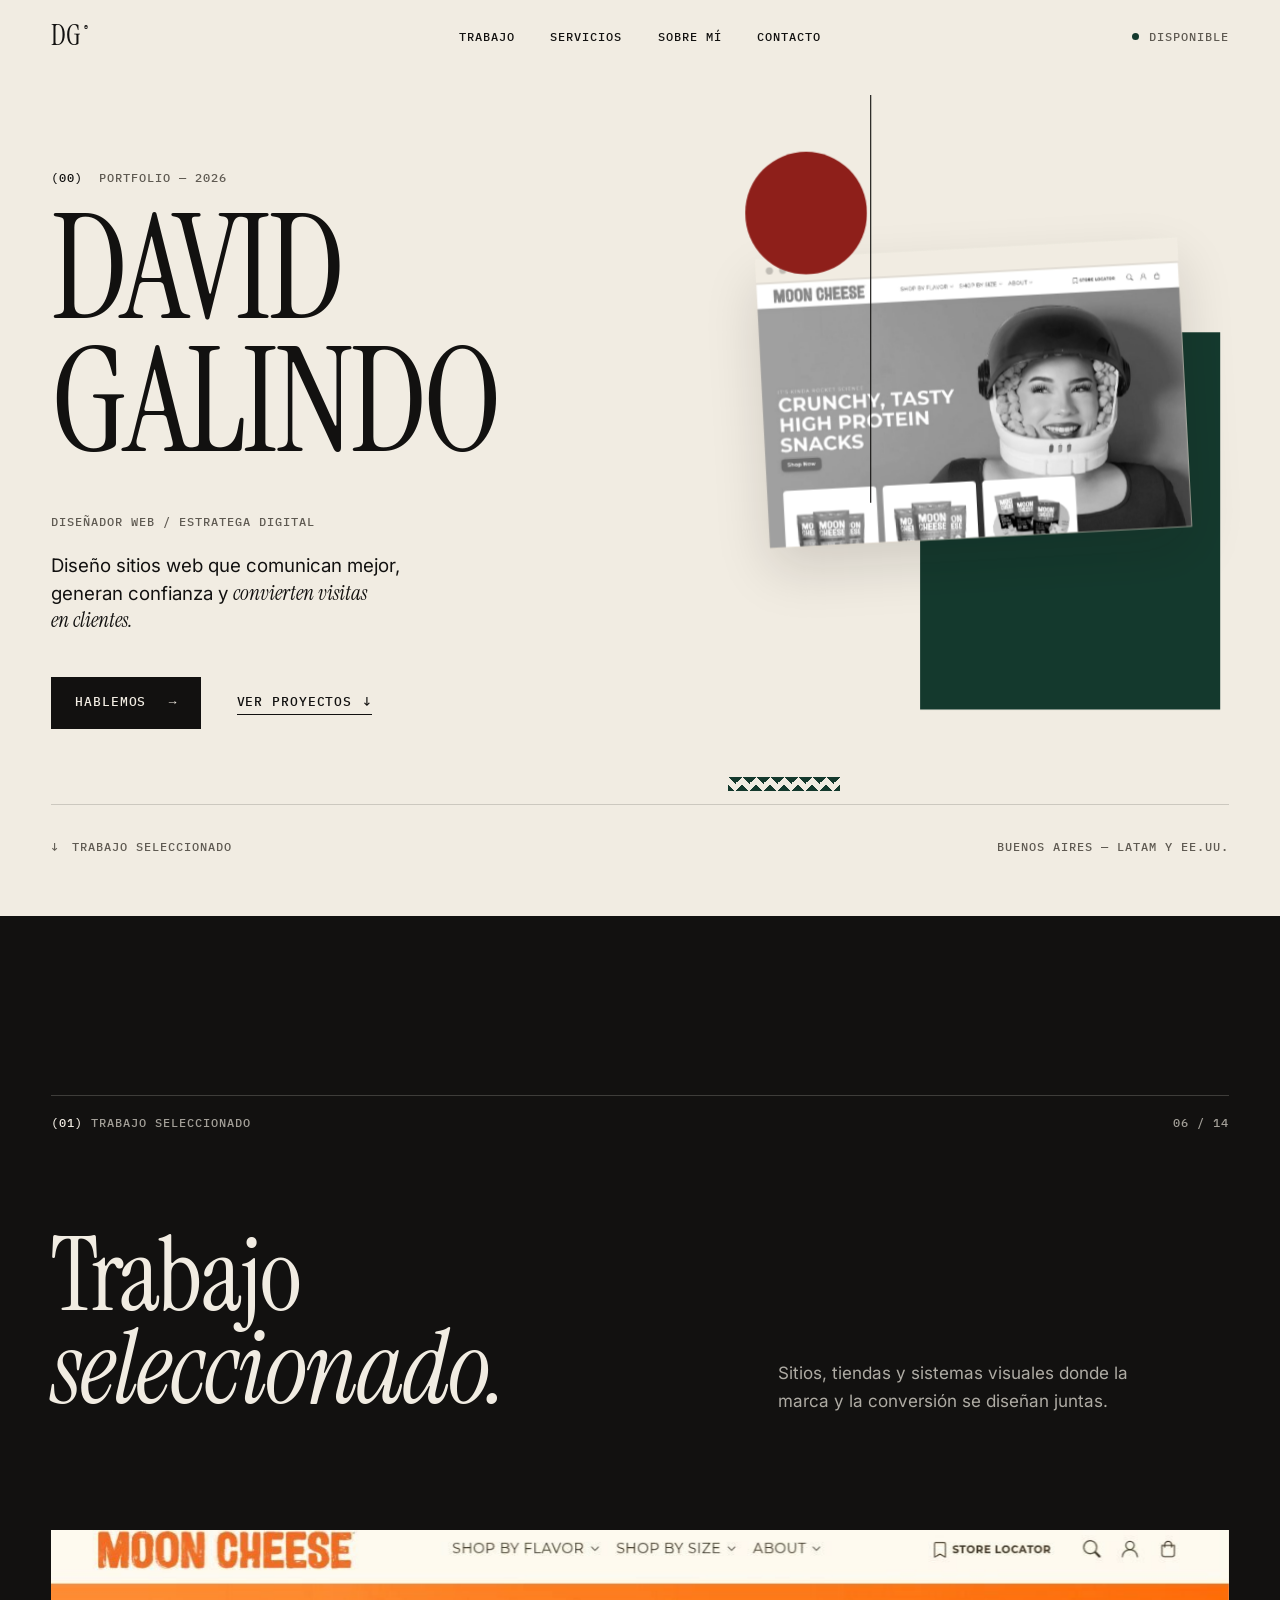
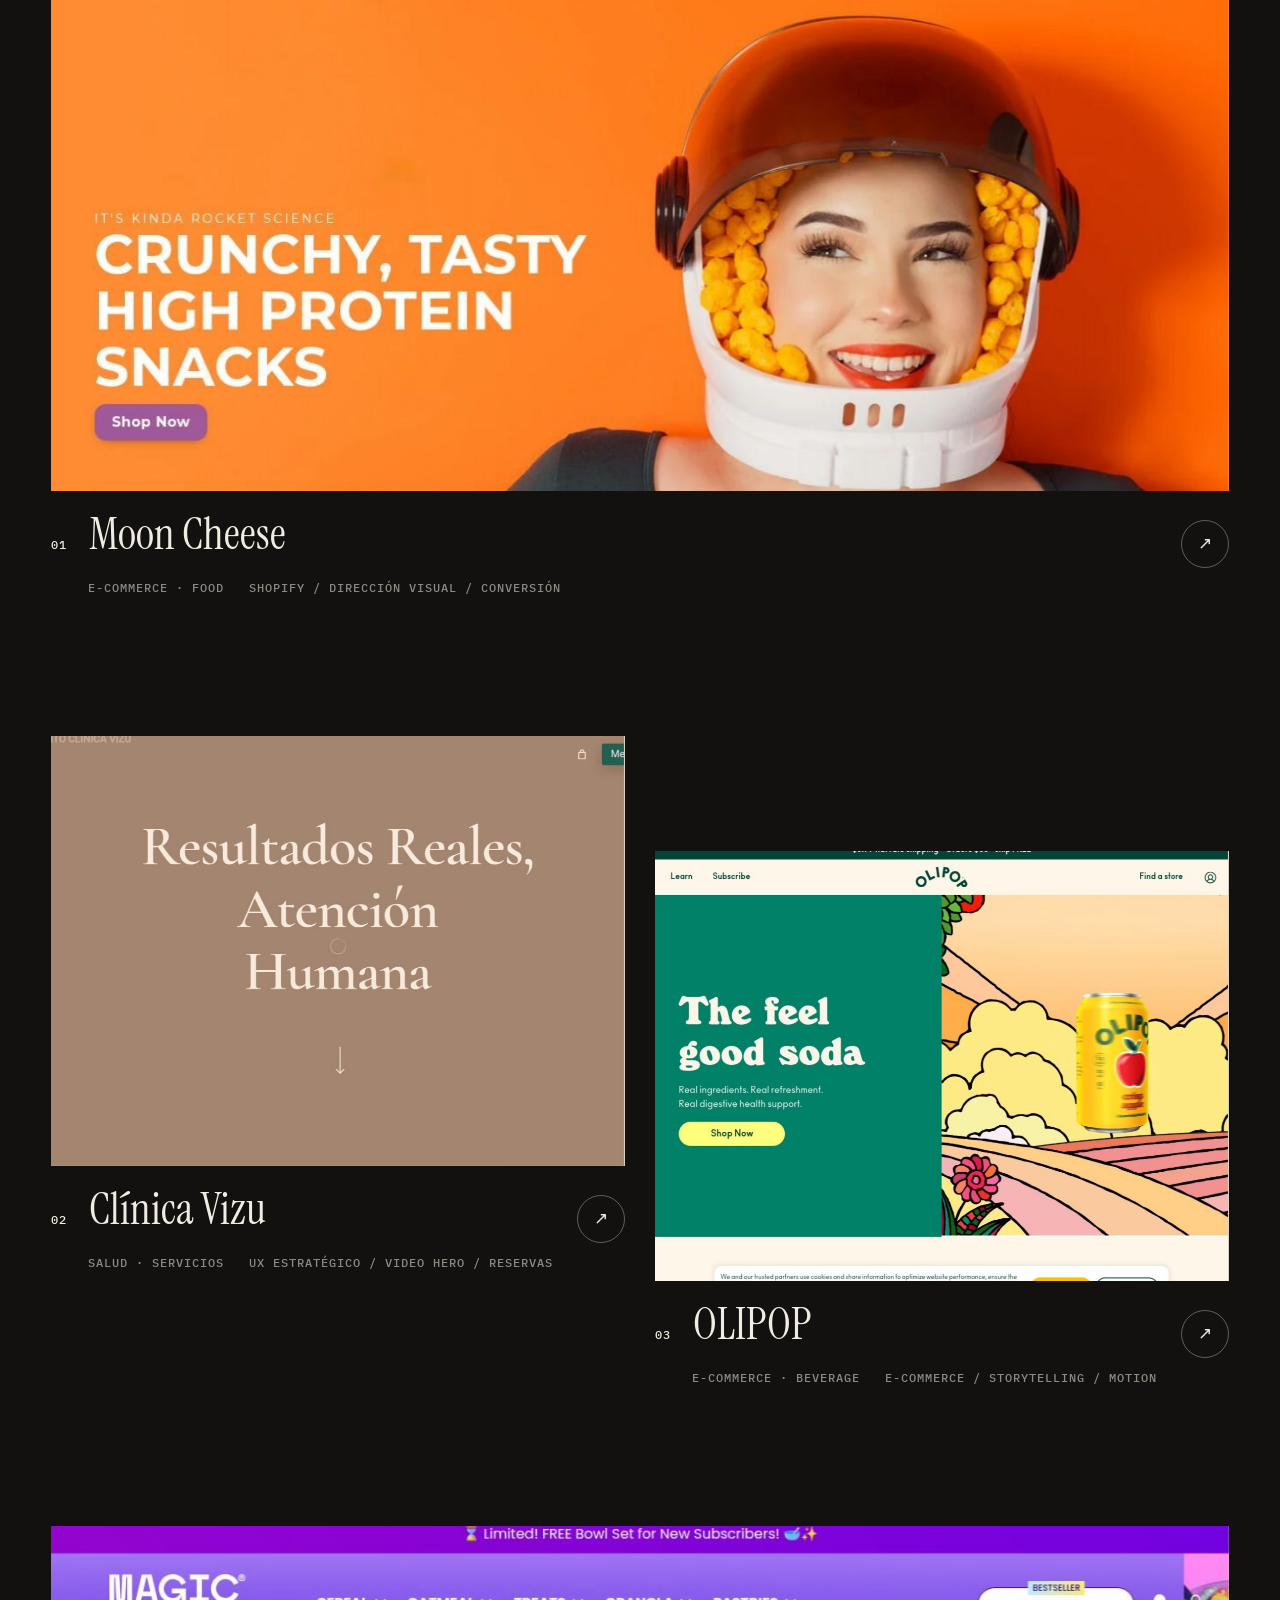
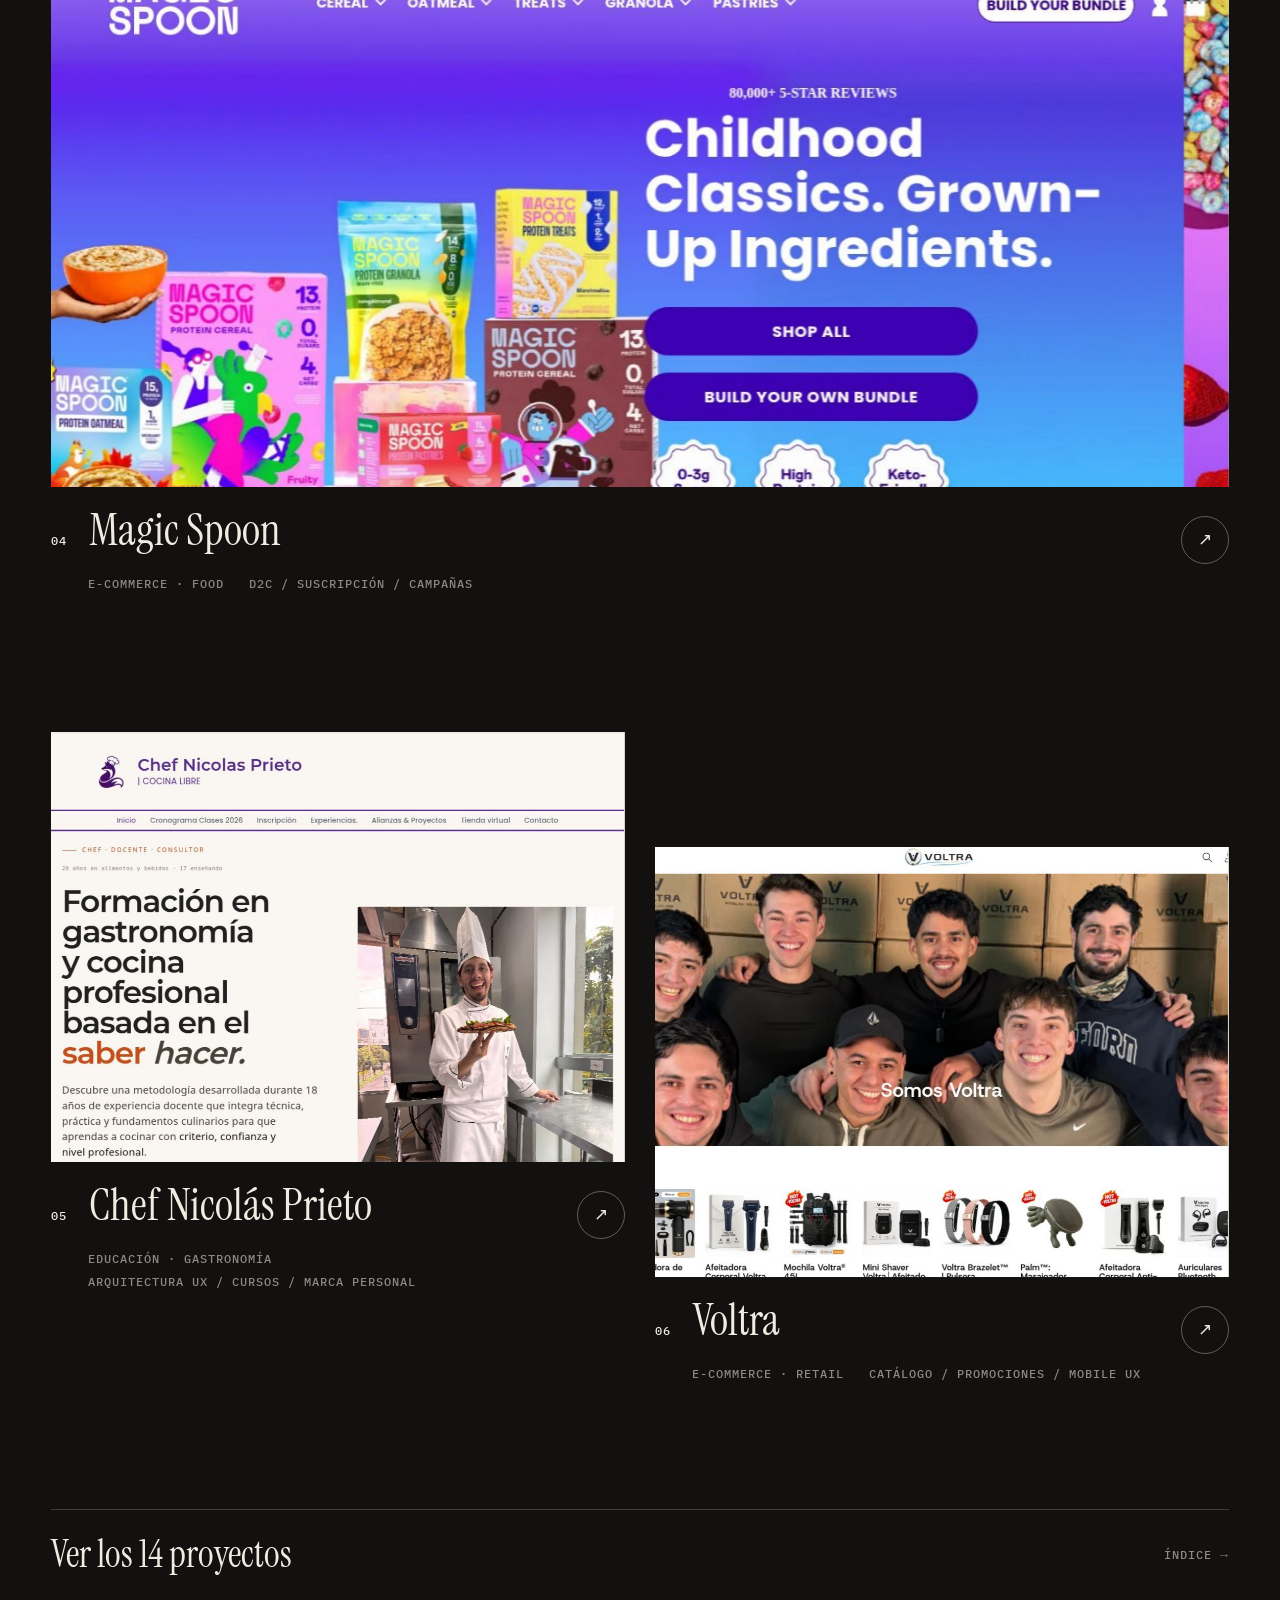
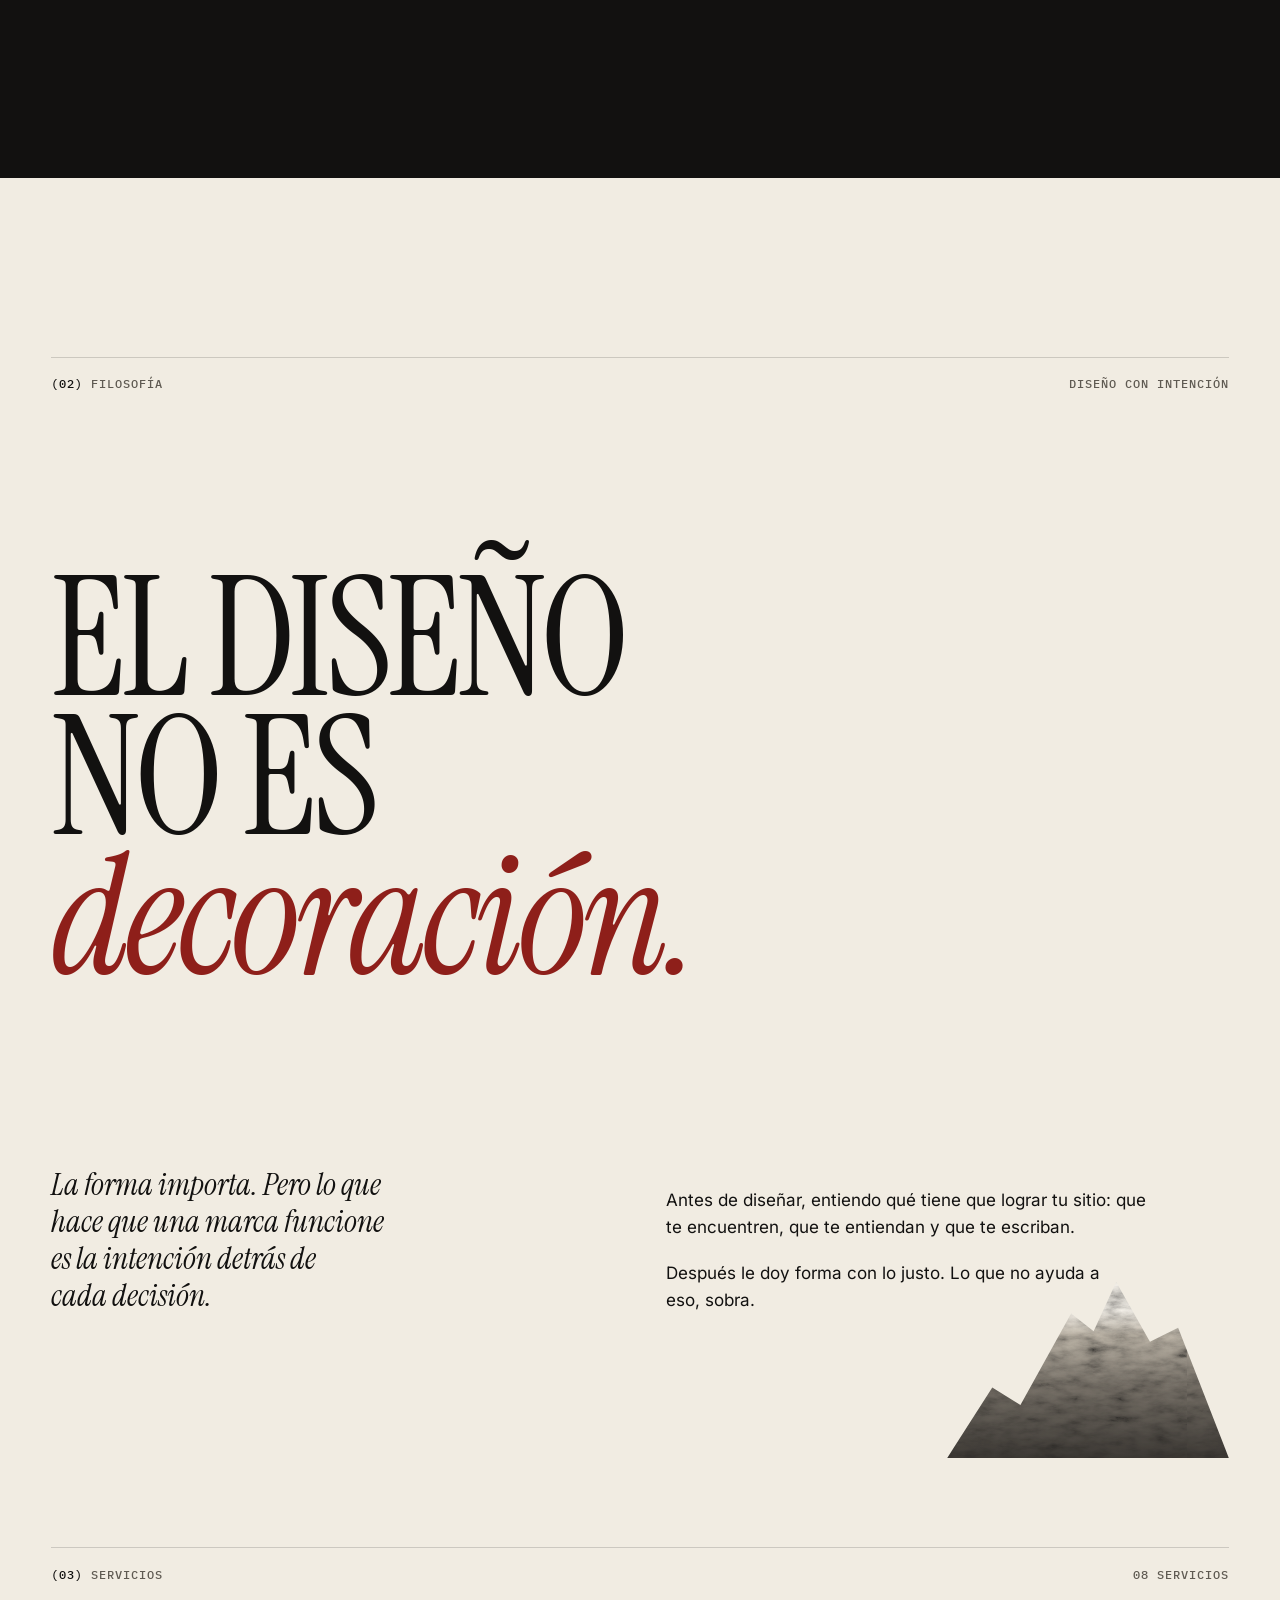
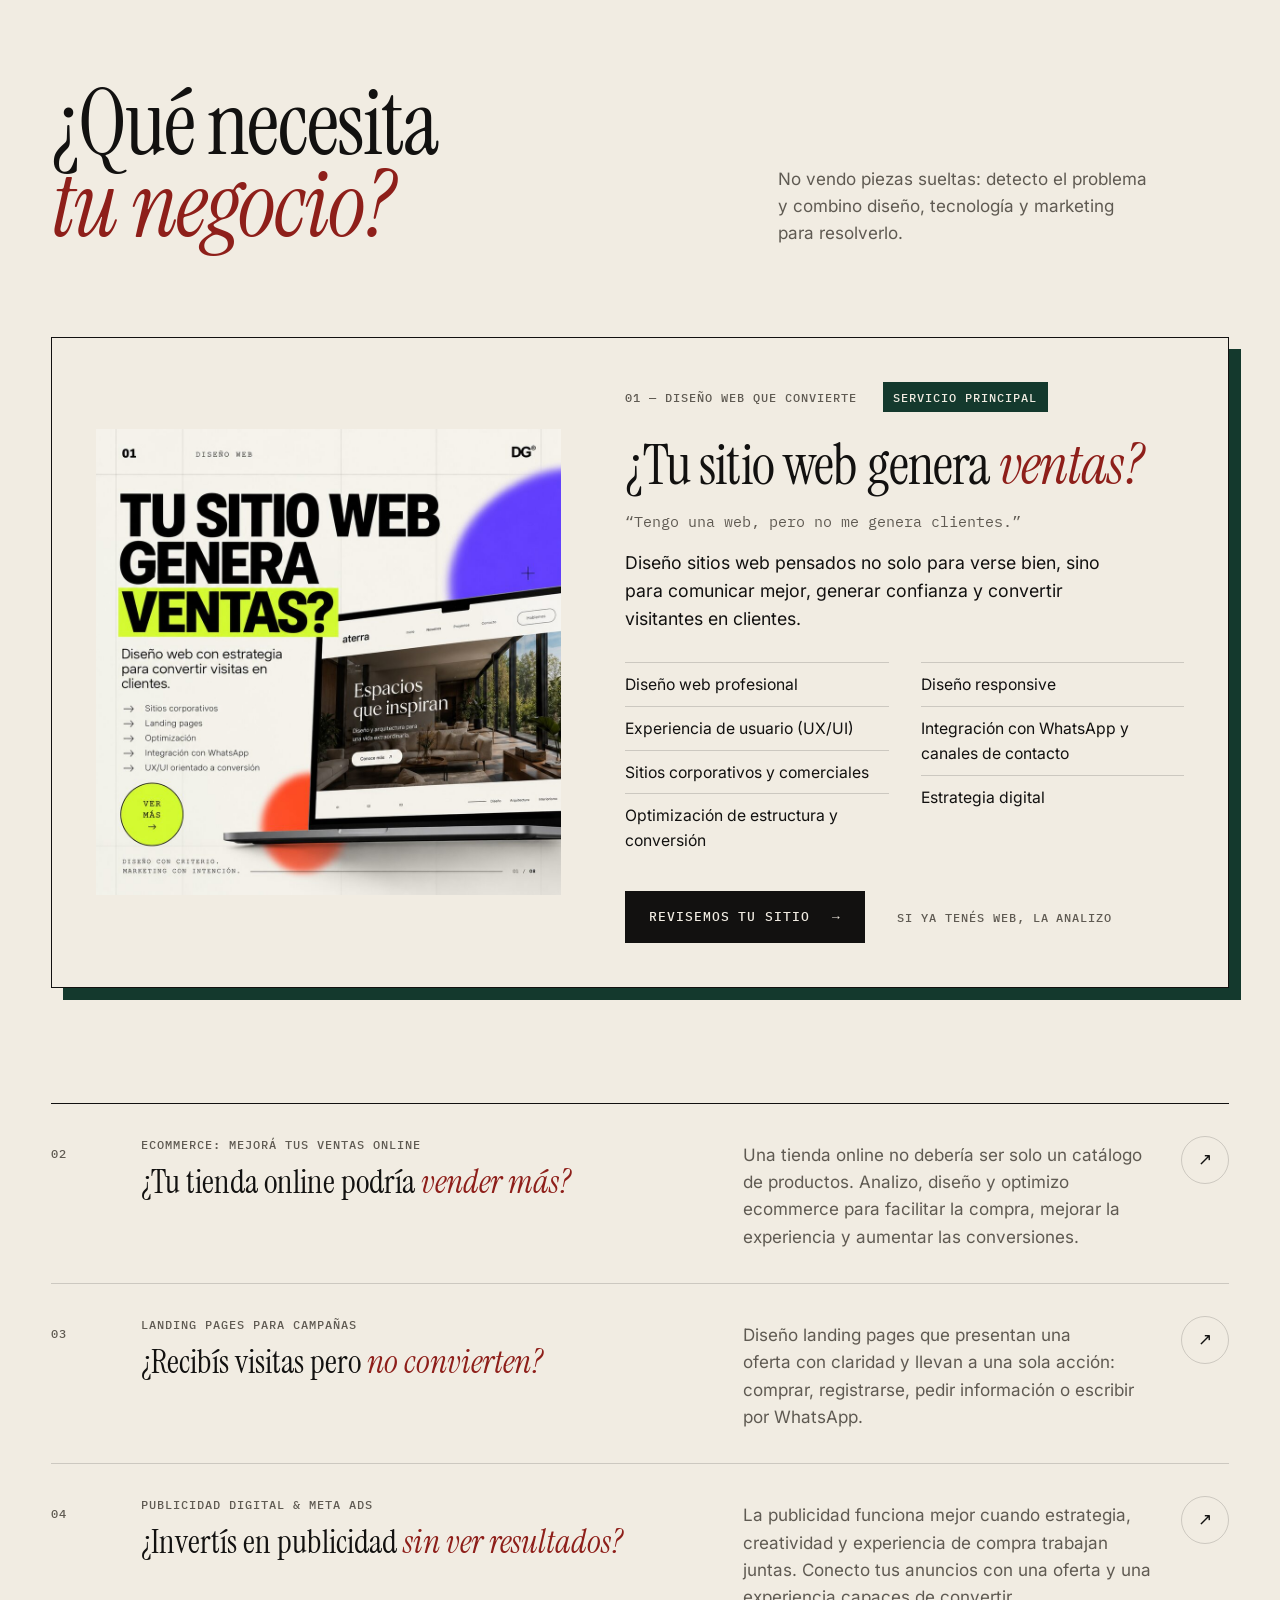
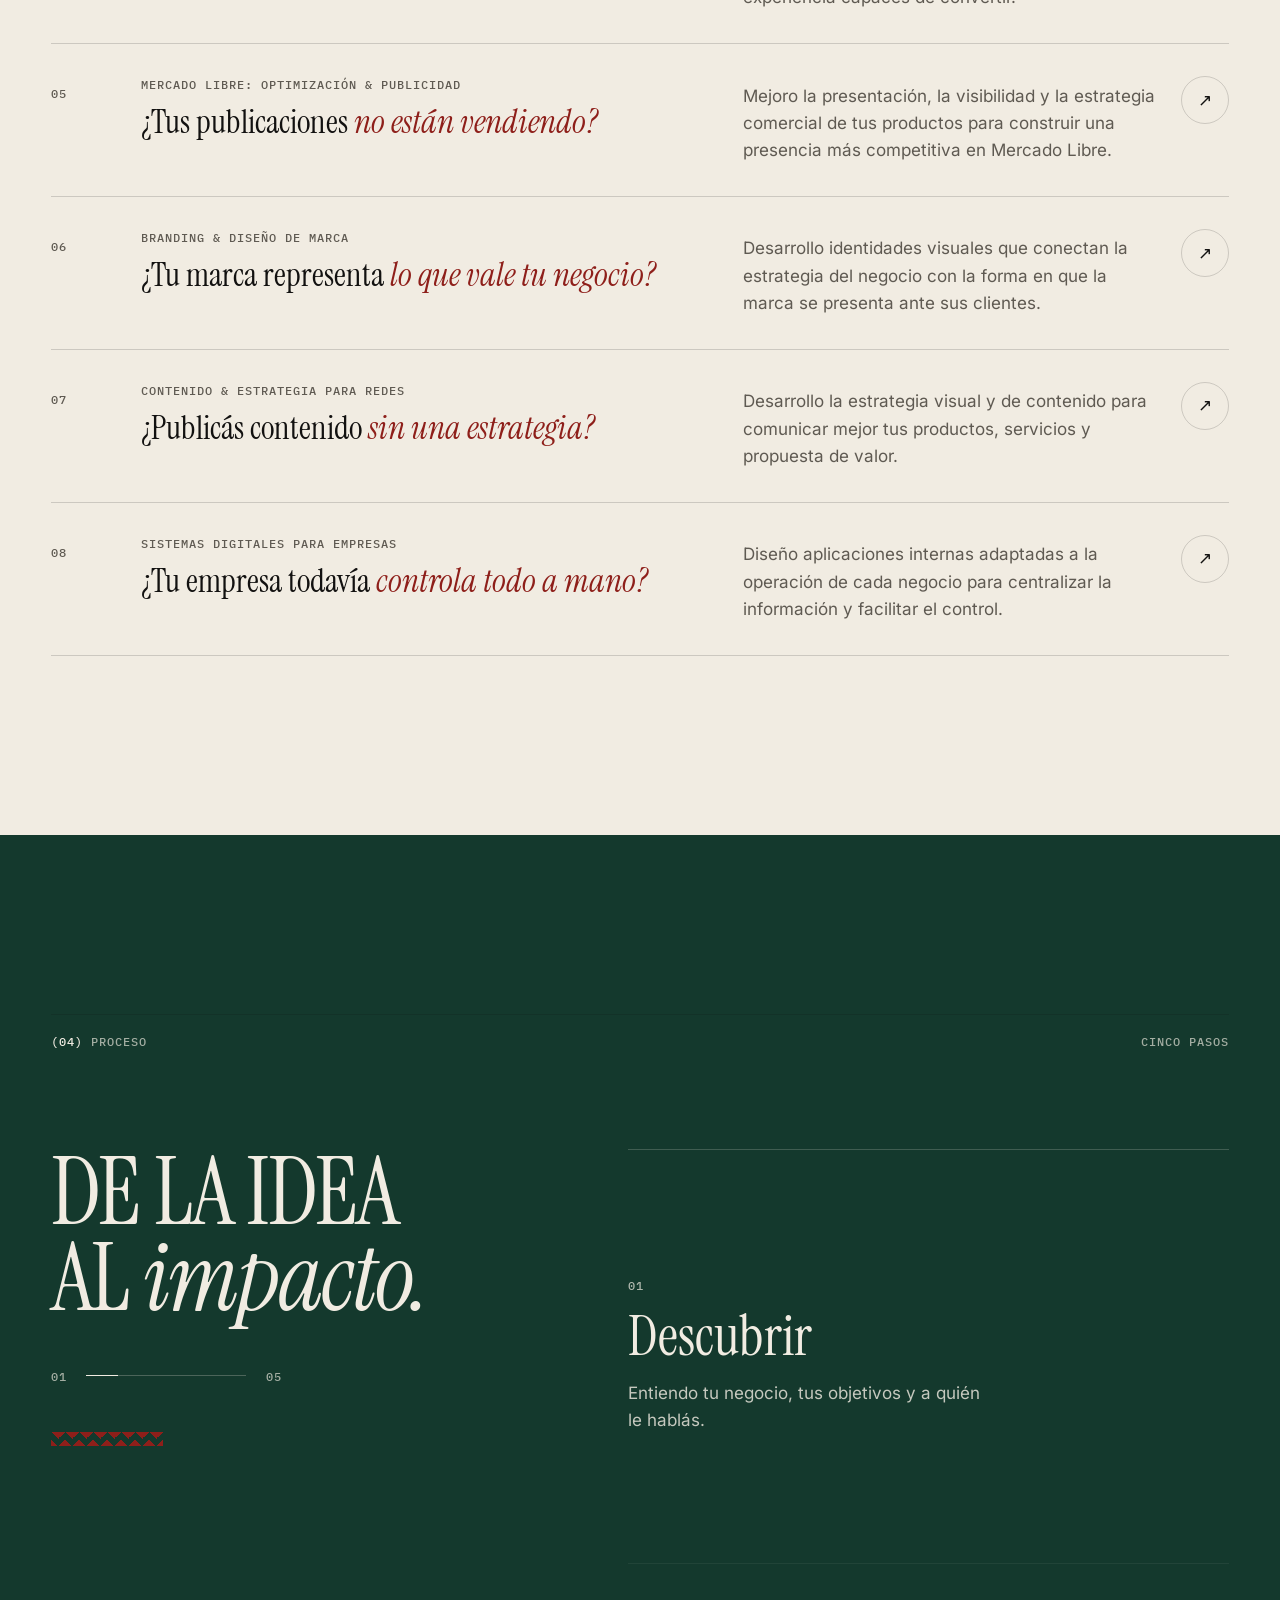
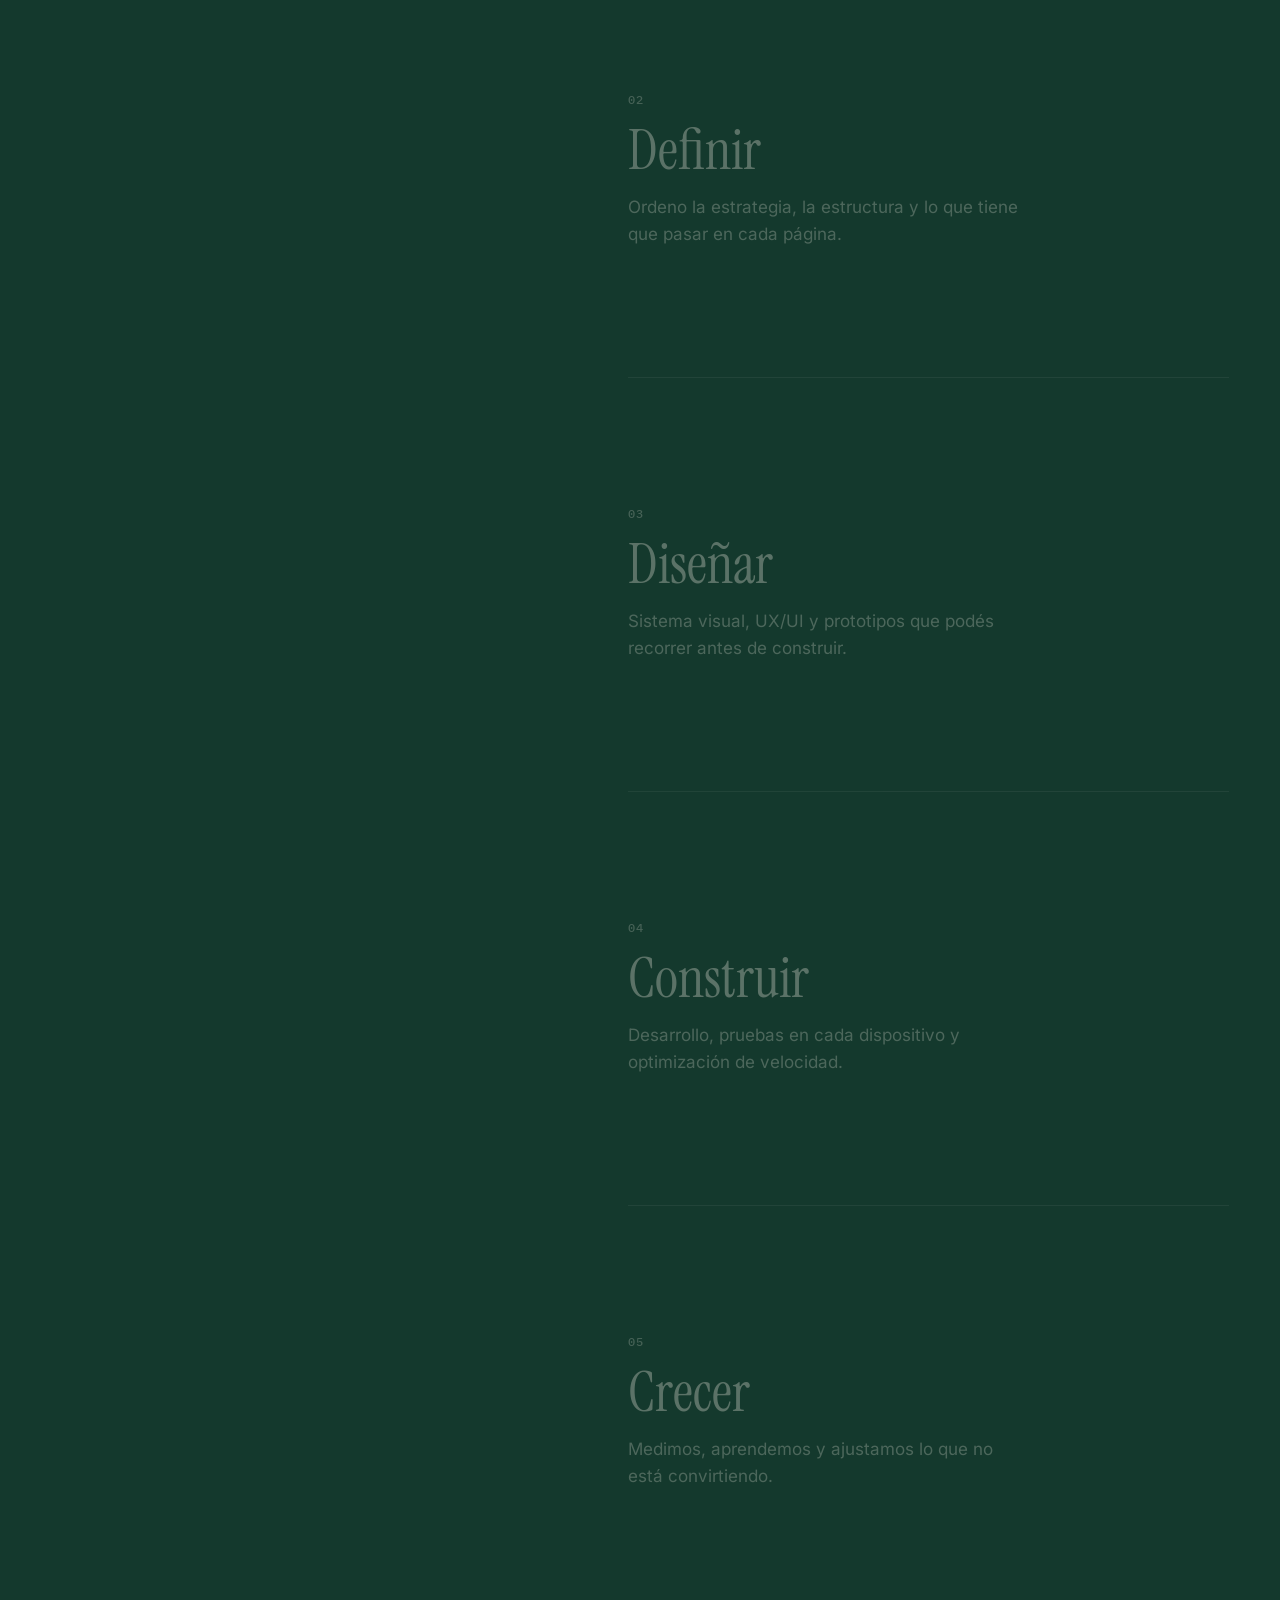
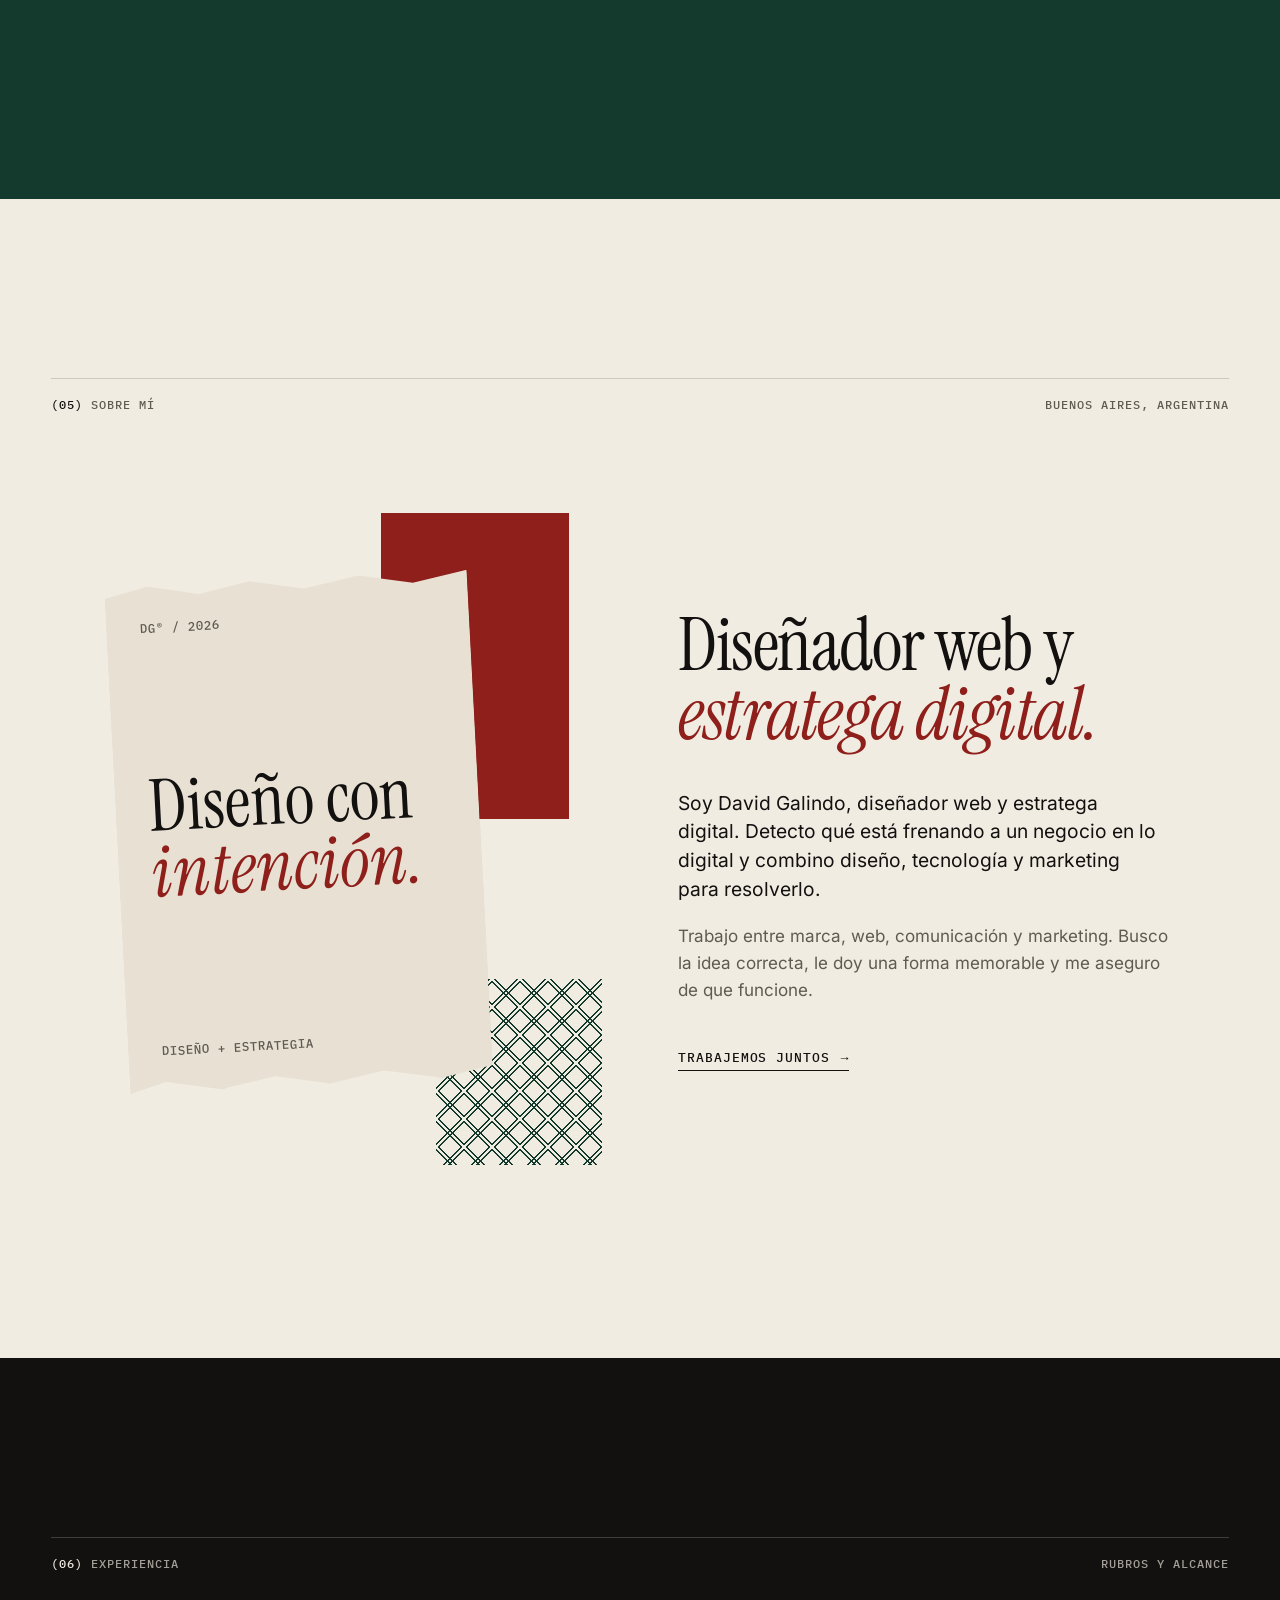
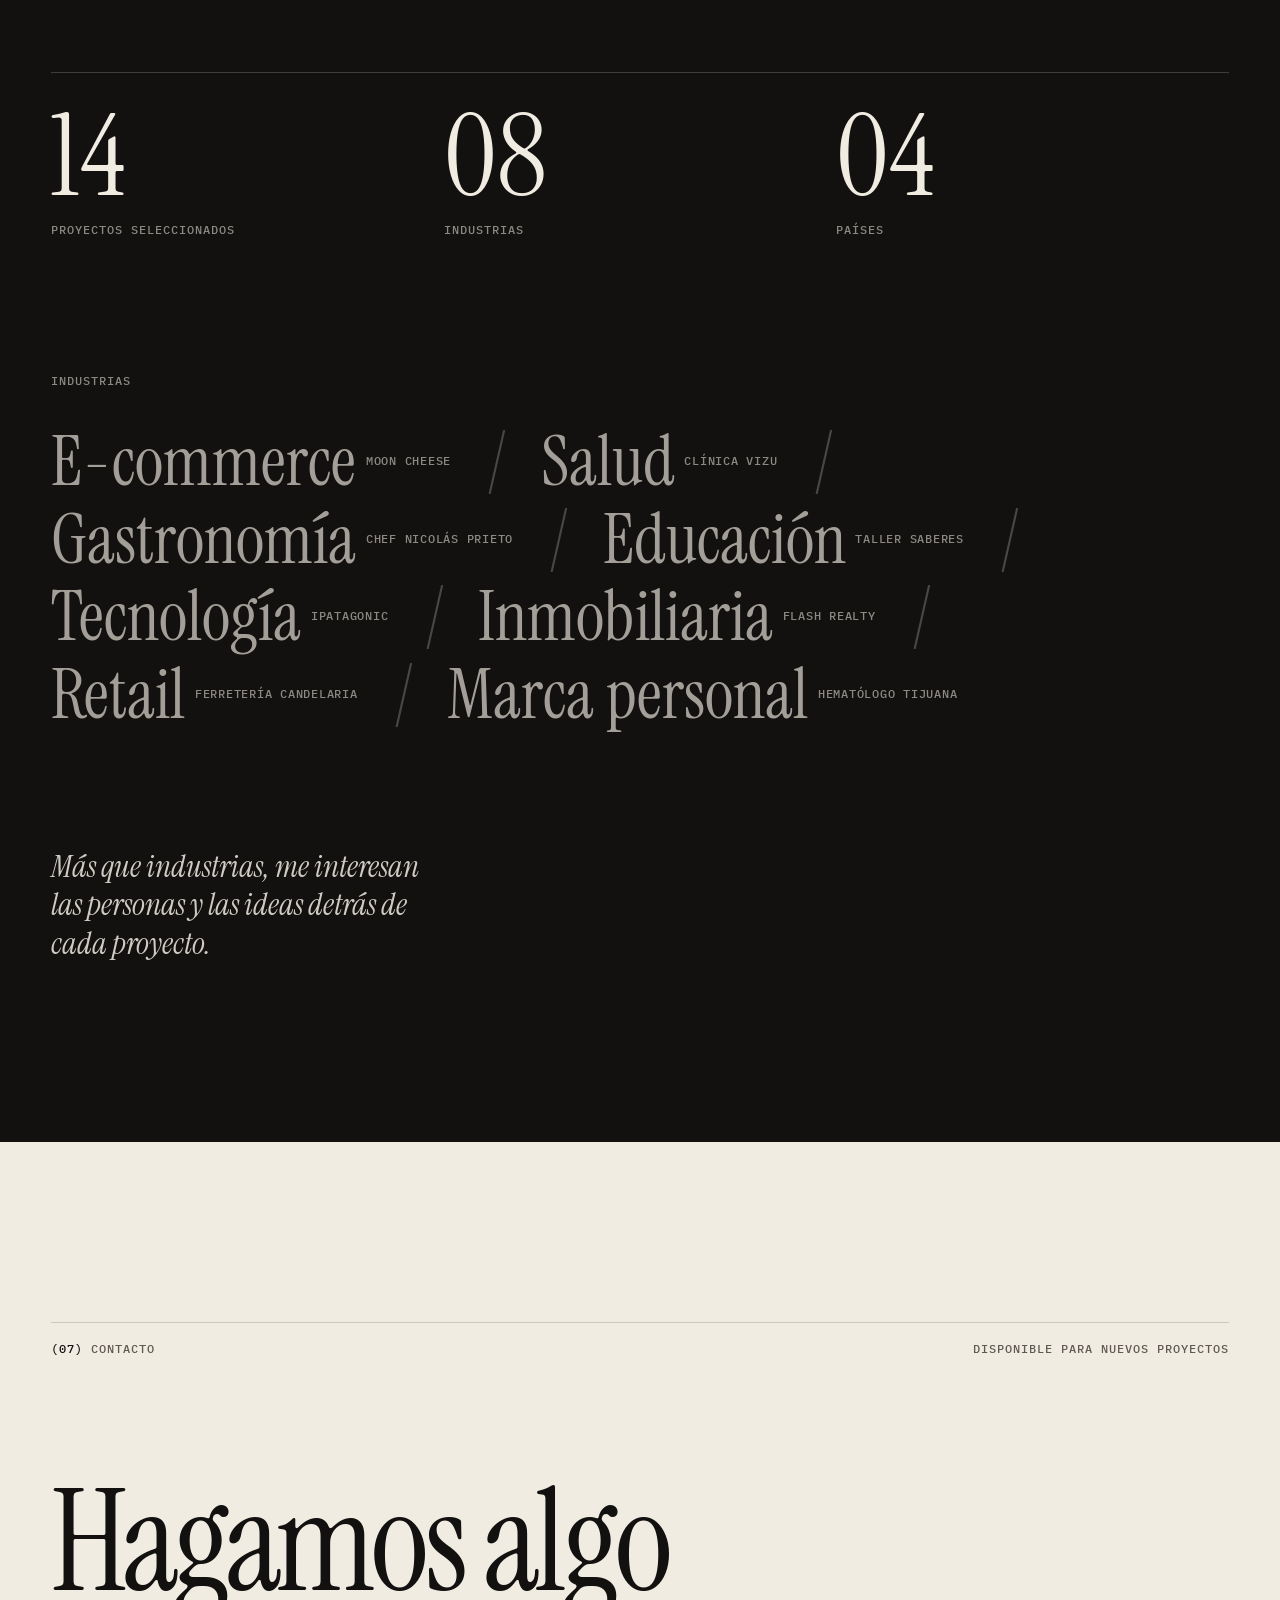
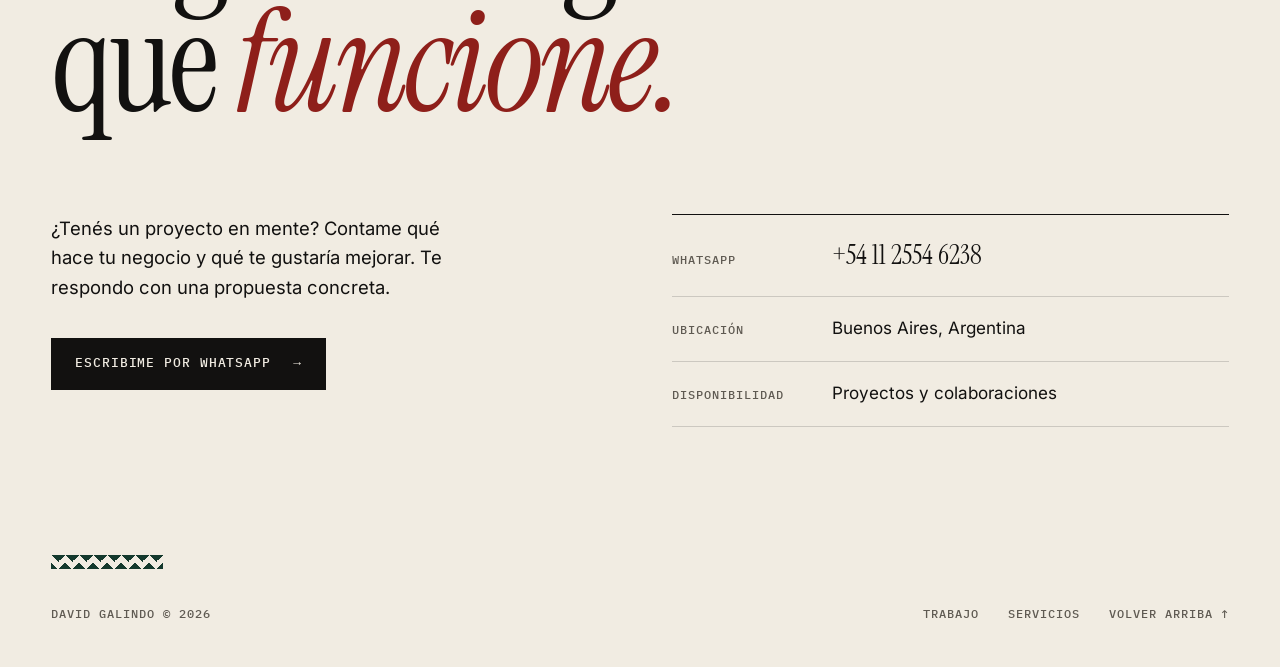
<file: propuesta-v3/index.html>
<!doctype html>
<html lang="es">
<head>
<meta charset="utf-8">
<meta name="viewport" content="width=device-width, initial-scale=1">
<meta name="theme-color" content="#f1ece2">
<title>David Galindo — Diseño web & Estrategia digital</title>
<meta name="description" content="David Galindo, diseñador web y estratega digital. Sitios, ecommerce y landing pages pensados para convertir visitas en clientes.">
<meta property="og:type" content="website">
<meta property="og:title" content="David Galindo — Diseño web & Estrategia digital">
<meta property="og:description" content="Sitios, ecommerce y landing pages pensados para convertir visitas en clientes.">
<meta property="og:image" content="https://davidcortes377.github.io/portafolio-david-galindo/og-image.jpg">
<meta name="twitter:card" content="summary_large_image">
<link rel="icon" href="data:image/svg+xml,%3Csvg xmlns='http://www.w3.org/2000/svg' viewBox='0 0 64 64'%3E%3Crect width='64' height='64' fill='%23121110'/%3E%3Ctext x='50%25' y='58%25' dominant-baseline='middle' text-anchor='middle' font-family='Georgia,serif' font-size='34' fill='%23f1ece2'%3EDG%3C/text%3E%3C/svg%3E">
<link rel="preload" href="./fonts/instrument-serif-regular.woff2" as="font" type="font/woff2" crossorigin>
<link rel="preload" href="./fonts/inter-variable.woff2" as="font" type="font/woff2" crossorigin>
<style>
@font-face{font-family:"Inter";font-style:normal;font-weight:400 700;font-display:swap;src:url("./fonts/inter-variable.woff2") format("woff2");unicode-range:U+0000-00FF, U+0131, U+0152-0153, U+02BB-02BC, U+02C6, U+02DA, U+02DC, U+0304, U+0308, U+0329, U+2000-206F, U+20AC, U+2122, U+2191, U+2193, U+2212, U+2215, U+FEFF, U+FFFD}
@font-face{font-family:"IBM Plex Mono";font-style:normal;font-weight:400;font-display:swap;src:url("./fonts/ibm-plex-mono-400.woff2") format("woff2");unicode-range:U+0000-00FF, U+0131, U+0152-0153, U+02BB-02BC, U+02C6, U+02DA, U+02DC, U+0304, U+0308, U+0329, U+2000-206F, U+20AC, U+2122, U+2191, U+2193, U+2212, U+2215, U+FEFF, U+FFFD}
@font-face{font-family:"IBM Plex Mono";font-style:normal;font-weight:500;font-display:swap;src:url("./fonts/ibm-plex-mono-500.woff2") format("woff2");unicode-range:U+0000-00FF, U+0131, U+0152-0153, U+02BB-02BC, U+02C6, U+02DA, U+02DC, U+0304, U+0308, U+0329, U+2000-206F, U+20AC, U+2122, U+2191, U+2193, U+2212, U+2215, U+FEFF, U+FFFD}
@font-face{font-family:"Instrument Serif";font-style:normal;font-weight:400;font-display:swap;src:url("./fonts/instrument-serif-regular.woff2") format("woff2");unicode-range:U+0000-00FF, U+0131, U+0152-0153, U+02BB-02BC, U+02C6, U+02DA, U+02DC, U+0304, U+0308, U+0329, U+2000-206F, U+20AC, U+2122, U+2191, U+2193, U+2212, U+2215, U+FEFF, U+FFFD}
@font-face{font-family:"Instrument Serif";font-style:italic;font-weight:400;font-display:swap;src:url("./fonts/instrument-serif-italic.woff2") format("woff2");unicode-range:U+0000-00FF, U+0131, U+0152-0153, U+02BB-02BC, U+02C6, U+02DA, U+02DC, U+0304, U+0308, U+0329, U+2000-206F, U+20AC, U+2122, U+2191, U+2193, U+2212, U+2215, U+FEFF, U+FFFD}

:root{
  --ink:#121110;--ink-soft:#2a2724;--paper:#f1ece2;--paper-2:#e8e1d3;--muted:#5f5a52;
  --green:#14392d;--red:#8e1f1a;
  --hair:1px solid rgba(18,17,16,.16);--rule:1px solid var(--ink);
  --serif:"Instrument Serif",Georgia,"Times New Roman",serif;
  --sans:"Inter","Helvetica Neue",Arial,sans-serif;
  --mono:"IBM Plex Mono","Courier New",monospace;
  --ease:cubic-bezier(.23,1,.32,1);
  --ease-io:cubic-bezier(.77,0,.175,1);
  --soft:0 22px 50px rgba(18,17,16,.14);
  --gutter:clamp(20px,4vw,64px);
  --section:clamp(7rem,14vw,13rem);
  --noise:url("data:image/svg+xml,%3Csvg viewBox='0 0 200 200' xmlns='http://www.w3.org/2000/svg'%3E%3Cfilter id='n'%3E%3CfeTurbulence type='fractalNoise' baseFrequency='.85' numOctaves='3' stitchTiles='stitch'/%3E%3C/filter%3E%3Crect width='100%25' height='100%25' filter='url(%23n)' opacity='.3'/%3E%3C/svg%3E");
  --stone:url("data:image/svg+xml,%3Csvg xmlns='http://www.w3.org/2000/svg' width='300' height='300'%3E%3Cfilter id='s'%3E%3CfeTurbulence type='fractalNoise' baseFrequency='.035 .09' numOctaves='5' seed='7'/%3E%3CfeColorMatrix type='saturate' values='0'/%3E%3CfeComponentTransfer%3E%3CfeFuncR type='linear' slope='1.8' intercept='-.4'/%3E%3CfeFuncG type='linear' slope='1.8' intercept='-.4'/%3E%3CfeFuncB type='linear' slope='1.8' intercept='-.4'/%3E%3C/feComponentTransfer%3E%3C/filter%3E%3Crect width='100%25' height='100%25' filter='url(%23s)'/%3E%3C/svg%3E");
}
*{box-sizing:border-box}
html{scroll-behavior:smooth}
body{margin:0;background:var(--paper);color:var(--ink);font:400 1.0625rem/1.6 var(--sans);overflow-x:hidden;-webkit-font-smoothing:antialiased;-moz-osx-font-smoothing:grayscale}
body.nav-open{overflow:hidden}
a{color:inherit;text-decoration:none}
img{display:block;width:100%;height:auto}
h1,h2,h3{font-family:var(--serif);font-weight:400;margin:0;text-wrap:balance}
p{margin:0;text-wrap:pretty}
em{font-family:var(--serif);font-style:italic;font-weight:400}
::selection{background:var(--ink);color:var(--paper)}
:focus-visible{outline:2px solid var(--red);outline-offset:4px}
.skip{position:fixed;left:var(--gutter);top:0;z-index:300;background:var(--ink);color:var(--paper);font:500 .8rem/1 var(--mono);text-transform:uppercase;padding:1rem 1.2rem;transform:translateY(-120%);transition:transform .2s var(--ease)}
.skip:focus{transform:translateY(12px)}
.wrap{max-width:1440px;margin:0 auto;padding:0 var(--gutter)}
section[id]{scroll-margin-top:72px}

/* microtipografía: mono solo para metadata, números y navegación */
.meta{font:500 .78rem/1.3 var(--mono);text-transform:uppercase;letter-spacing:.08em}
.num{font:500 .78rem/1 var(--mono);letter-spacing:.04em}
.label{display:flex;gap:1rem;align-items:baseline;font:500 .78rem/1 var(--mono);text-transform:uppercase;letter-spacing:.08em;color:var(--muted)}
.label b{font-weight:500;color:var(--ink)}
.on-dark .label,.on-green .label{color:#f1ece2a6}
.on-dark .label b,.on-green .label b{color:var(--paper)}

/* acciones */
.btn{display:inline-flex;align-items:center;gap:1.4rem;min-height:52px;padding:0 1.5rem;background:var(--ink);color:var(--paper);font:500 .8rem/1 var(--mono);text-transform:uppercase;letter-spacing:.07em;transition:background .25s var(--ease),transform .16s var(--ease)}
.btn span{transition:transform .25s var(--ease)}
.btn:active{transform:scale(.97)}
.link{position:relative;display:inline-flex;align-items:center;gap:.7rem;min-height:44px;font:500 .8rem/1 var(--mono);text-transform:uppercase;letter-spacing:.07em}
.link:after{content:"";position:absolute;left:0;right:0;bottom:10px;height:1px;background:currentColor;transform-origin:left;transition:transform .35s var(--ease)}
.on-dark .btn{background:var(--paper);color:var(--ink)}
@media (hover:hover) and (pointer:fine){
  .btn:hover{background:var(--red);color:var(--paper)}
  .btn:hover span{transform:translateX(4px)}
  .link:hover:after{transform:scaleX(0);transform-origin:right}
}

/* patrón folklórico (guarda) — solo 4 apariciones */
.guard{height:14px;background:
  linear-gradient(135deg,currentColor 25%,transparent 25%) -7px 0/14px 14px,
  linear-gradient(225deg,currentColor 25%,transparent 25%) -7px 0/14px 14px,
  linear-gradient(315deg,currentColor 25%,transparent 25%) 0 0/14px 14px,
  linear-gradient(45deg,currentColor 25%,transparent 25%) 0 0/14px 14px}
.weave{background:
  linear-gradient(45deg,transparent 44%,currentColor 44% 47%,transparent 47% 53%,currentColor 53% 56%,transparent 56%),
  linear-gradient(-45deg,transparent 44%,currentColor 44% 47%,transparent 47% 53%,currentColor 53% 56%,transparent 56%);background-size:28px 28px}

/* header casi invisible */
header{position:fixed;inset:0 0 auto;z-index:100;transition:background .3s var(--ease),border-color .3s var(--ease);border-bottom:1px solid transparent}
header.scrolled{background:rgba(241,236,226,.86);backdrop-filter:blur(14px);-webkit-backdrop-filter:blur(14px);border-color:rgba(18,17,16,.1)}
.header-in{height:72px;display:grid;grid-template-columns:1fr auto 1fr;align-items:center}
.brand{font:400 1.75rem/1 var(--serif);letter-spacing:-.01em;justify-self:start;min-height:44px;display:flex;align-items:center}
.brand sup{font:500 .62rem/1 var(--mono);margin-left:2px;align-self:flex-start;margin-top:10px}
.nav{display:flex;gap:2.2rem}
.nav a{position:relative;display:flex;align-items:center;min-height:44px;font:500 .78rem/1 var(--mono);text-transform:uppercase;letter-spacing:.08em}
.nav a:after{content:"";position:absolute;left:0;right:0;bottom:12px;height:1px;background:var(--ink);transform:scaleX(0);transform-origin:right;transition:transform .35s var(--ease)}
.nav a[aria-current]:after{transform:scaleX(1);transform-origin:left}
@media (hover:hover) and (pointer:fine){.nav a:hover:after{transform:scaleX(1);transform-origin:left}}
.nav .nav-wa{display:none}
.status{justify-self:end;display:flex;align-items:center;gap:.6rem;color:var(--muted)}
.status i{width:7px;height:7px;border-radius:50%;background:var(--green)}
.menu-btn{display:none;width:48px;height:48px;border:0;background:none;padding:0;cursor:pointer;position:relative;justify-self:end}
.menu-btn span{position:absolute;left:12px;right:12px;height:1.5px;background:var(--ink);transition:transform .3s var(--ease),opacity .2s}
.menu-btn span:nth-child(1){transform:translateY(-5px)}.menu-btn span:nth-child(2){transform:translateY(5px)}
.nav-open .menu-btn span:nth-child(1){transform:rotate(45deg)}
.nav-open .menu-btn span:nth-child(2){transform:rotate(-45deg)}

/* ---------- HERO ---------- */
.hero{min-height:100svh;padding:clamp(120px,16vh,170px) 0 3rem;position:relative;display:flex;flex-direction:column}
.hero .wrap{width:100%;flex:1;display:grid;grid-template-columns:1.1fr .9fr;grid-template-rows:1fr auto;column-gap:5vw}
.hero-copy{align-self:center}
h1{font-size:clamp(5rem,11.4vw,12.4rem);line-height:.86;letter-spacing:-.025em;text-transform:uppercase;margin-top:1.4rem}
.mask{display:block;overflow:hidden;padding-bottom:.05em}
.mask>span{display:block}
.hero-role{margin-top:2.6rem;color:var(--muted)}
.hero-text{font-size:clamp(1.15rem,1.45vw,1.35rem);line-height:1.5;max-width:30ch;margin-top:1.4rem}
.hero-text em,.about-copy .lead em{font-size:1.14em;line-height:1}
.hero-actions{display:flex;flex-wrap:wrap;align-items:center;gap:1.4rem 2.2rem;margin-top:2.6rem}
.hero-visual{position:relative;align-self:center;height:min(68vh,640px);perspective:1100px}
.hero-stage{position:absolute;inset:0;transform-style:preserve-3d}
.hero-plate{position:absolute;right:0;bottom:6%;width:62%;height:64%;background:var(--green);transform:translateZ(-40px)}
.hero-sun{position:absolute;left:6%;top:4%;width:clamp(90px,9vw,140px);aspect-ratio:1;border-radius:50%;background:var(--red);transform:translateZ(60px)}
.hero-line{position:absolute;left:30%;top:-4%;width:1px;height:62%;background:var(--ink);transform:translateZ(80px)}
.hero-shot{position:absolute;left:8%;right:10%;top:18%;transform:translateZ(30px) rotate(-3deg);box-shadow:var(--soft);background:var(--paper)}
.hero-shot .chrome{height:24px;display:flex;align-items:center;gap:6px;padding:0 10px;border-bottom:var(--hair);background:var(--paper)}
.hero-shot .chrome i{width:7px;height:7px;border-radius:50%;background:rgba(18,17,16,.22)}
.hero-shot .media{aspect-ratio:16/10}
.hero-shot img{filter:grayscale(1) contrast(1.05)}
.hero-guard{position:absolute;left:0;bottom:-2.2rem;width:112px;color:var(--green)}
.hero-foot{grid-column:1/-1;display:flex;justify-content:space-between;align-items:center;border-top:var(--hair);padding-top:1.2rem;margin-top:3rem;color:var(--muted)}
.hero-foot a{display:flex;align-items:center;gap:.8rem;min-height:44px}

/* ---------- MEDIA: reveal + parallax + hover ---------- */
.media{position:relative;display:block;overflow:hidden;background:#d9d1c1}
.media-in{position:absolute;inset:-5% 0;will-change:transform}
.media img{width:100%;height:100%;object-fit:cover;object-position:top center;transition:transform .9s var(--ease)}
.js .reveal-media .media{clip-path:inset(100% 0 0 0);transition:clip-path 1.2s var(--ease-io)}
.js .reveal-media .media-in img{transform:scale(1.08);transition:transform 1.6s var(--ease)}
.js .reveal-media.in .media{clip-path:inset(0 0 0 0)}
.js .reveal-media.in .media-in img{transform:scale(1)}
.js .reveal{opacity:0;transform:translateY(14px);transition:opacity .6s var(--ease),transform .6s var(--ease);transition-delay:calc(var(--i,0) * 70ms)}
.js .reveal.in{opacity:1;transform:none}

/* ---------- TRABAJO (oscuro) ---------- */
.on-dark{background:var(--ink);color:var(--paper)}
.work{padding:var(--section) 0}
.sec-top{display:flex;justify-content:space-between;align-items:baseline;border-top:var(--hair);padding-top:1.2rem}
.on-dark .sec-top{border-color:rgba(241,236,226,.2)}
.work-title{display:grid;grid-template-columns:1.5fr 1fr;gap:4vw;align-items:end;margin:clamp(4rem,8vw,7rem) 0 clamp(5rem,9vw,8rem)}
.work-title h2{font-size:clamp(3.6rem,8vw,8.4rem);line-height:.9;letter-spacing:-.02em}
.work-title p{color:#f1ece2b3;max-width:36ch}
.projects{display:grid;grid-template-columns:repeat(12,minmax(0,1fr));column-gap:clamp(16px,2.4vw,40px);row-gap:clamp(6rem,11vw,10rem)}
.project{min-width:0}
.project.full{grid-column:1/-1}
.project.half{grid-column:span 6}
.project.half.low{margin-top:clamp(4rem,9vw,9rem)}
.project .media{aspect-ratio:4/3}
.project.full .media{aspect-ratio:21/10}
.project-head{display:grid;grid-template-columns:auto 1fr auto;gap:1.4rem;align-items:baseline;padding-top:1.4rem}
.project-head h3{font-size:clamp(2rem,3.4vw,3.6rem);line-height:1;transition:transform .45s var(--ease)}
.project-head .meta{color:#f1ece28c}
.project-sub{display:flex;flex-wrap:wrap;gap:.4rem 1.6rem;margin-top:.7rem;padding-left:calc(2ch + 1.4rem);color:#f1ece28c}
.project-go{display:grid;place-items:center;width:48px;height:48px;border:1px solid rgba(241,236,226,.35);border-radius:50%;font-size:1.05rem;transition:background .25s var(--ease),color .25s var(--ease)}
@media (hover:hover) and (pointer:fine){
  .project a.media:hover img{transform:scale(1.025)}
  .project:hover .project-head h3{transform:translateX(8px)}
  .project:hover .project-go{background:var(--paper);color:var(--ink)}
}
.all-projects{margin-top:clamp(6rem,10vw,9rem);border-top:1px solid rgba(241,236,226,.2)}
.all-projects summary{list-style:none;cursor:pointer;display:flex;justify-content:space-between;align-items:center;min-height:88px;font:400 clamp(1.8rem,3vw,2.8rem)/1 var(--serif)}
.all-projects summary::-webkit-details-marker{display:none}
.all-projects summary .meta{color:#f1ece28c}
.all-projects summary b{font-weight:400;display:inline-block;transition:transform .35s var(--ease)}
.all-projects[open] summary b{transform:rotate(90deg)}
.index-row{display:grid;grid-template-columns:3.5rem 1.3fr 1fr 1fr 2rem;gap:1.2rem;align-items:baseline;padding:1.15rem 0;border-top:1px solid rgba(241,236,226,.14);transition:color .25s var(--ease),padding .35s var(--ease)}
.index-row .num,.index-row .meta{color:#f1ece28c}
.index-row strong{font:400 1.6rem/1.1 var(--serif)}
.index-row strong{transition:transform .45s var(--ease)}
@media (hover:hover) and (pointer:fine){.index-row:hover strong{transform:translateX(8px)}.index-row:hover .num{color:var(--paper)}}

/* ---------- FILOSOFÍA (silencio) ---------- */
.philosophy{padding:var(--section) 0 calc(var(--section) * .8);position:relative;overflow:hidden}
.philosophy h2{font-size:clamp(4.6rem,13vw,14rem);line-height:.84;letter-spacing:-.03em;text-transform:uppercase;margin:clamp(6rem,14vw,12rem) 0 0}
.philosophy h2 em{text-transform:none;color:var(--red)}
.philosophy-body{display:grid;grid-template-columns:1fr 1fr;gap:4vw;margin-top:clamp(7rem,14vw,12rem);align-items:end}
.philosophy-body .quote{font:italic 400 clamp(1.7rem,2.4vw,2.4rem)/1.2 var(--serif);max-width:24ch}
.philosophy-body p+p{margin-top:1.2rem}
.philosophy-text{max-width:44ch}
.mountain{position:absolute;right:var(--gutter);bottom:0;width:clamp(180px,22vw,320px);aspect-ratio:1.6;background:linear-gradient(180deg,#f6f3ec 0 16%,#bdb5a7 30%,#6c665d 60%,#2b2824),var(--stone);background-blend-mode:multiply;background-size:cover,240px;clip-path:polygon(0 100%,16% 60%,26% 70%,44% 18%,52% 28%,60% 0,72% 34%,82% 26%,100% 100%);opacity:.9}

/* ---------- SERVICIOS ---------- */
.services{padding:calc(var(--section) * .5) 0 var(--section)}
.services-head{display:grid;grid-template-columns:1.5fr 1fr;gap:4vw;align-items:end;margin:clamp(4rem,8vw,7rem) 0 clamp(4rem,7vw,6rem)}
.services-head h2{font-size:clamp(3.4rem,7vw,7.4rem);line-height:.92;letter-spacing:-.02em}
.services-head h2 em{color:var(--red)}
.services-head p{color:var(--muted);max-width:38ch}
.feature{display:grid;grid-template-columns:5fr 6fr;gap:clamp(2rem,5vw,5rem);align-items:center;border:var(--rule);background:var(--paper);padding:clamp(1.6rem,3.4vw,3.4rem);box-shadow:12px 12px 0 var(--green)}
.feature .media{aspect-ratio:1}
.feature-tag{display:flex;flex-wrap:wrap;gap:.6rem 1.6rem;align-items:center;color:var(--muted)}
.feature-tag b{font-weight:500;color:var(--paper);background:var(--green);padding:.45rem .65rem}
.feature h3{font-size:clamp(2.6rem,4.4vw,4.8rem);line-height:.95;letter-spacing:-.015em;margin-top:1.6rem}
.feature h3 em{color:var(--red)}
.feature .need{font:400 .95rem/1.5 var(--mono);color:var(--muted);margin-top:1.2rem;max-width:44ch}
.feature .lead{font-size:clamp(1.1rem,1.3vw,1.25rem);max-width:46ch;margin-top:1rem}
.feature ul{list-style:none;padding:0;margin:1.8rem 0;columns:2;column-gap:2rem}
.feature li{break-inside:avoid;padding:.55rem 0;border-top:var(--hair);font-size:.98rem}
.feature-actions{display:flex;flex-wrap:wrap;gap:1rem 2rem;align-items:center}
.svc-list{margin-top:clamp(5rem,9vw,8rem);border-top:var(--rule)}
.svc{display:grid;grid-template-columns:4rem 1.4fr 1fr 48px;gap:1.6rem;align-items:start;padding:2rem 0;border-bottom:var(--hair)}
.svc .num{padding-top:.7rem;color:var(--muted)}
.svc h3{font-size:clamp(1.8rem,2.6vw,2.6rem);line-height:1.05;transition:transform .45s var(--ease)}
.svc h3 em{color:var(--red)}
.svc .meta{color:var(--muted);display:block;margin-bottom:.8rem}
.svc p{color:var(--muted);max-width:44ch;padding-top:.4rem}
.svc-go{width:48px;height:48px;border:var(--hair);border-radius:50%;display:grid;place-items:center;transition:background .25s var(--ease),color .25s var(--ease)}
@media (hover:hover) and (pointer:fine){
  .svc:hover h3{transform:translateX(8px)}
  .svc:hover .svc-go{background:var(--ink);color:var(--paper)}
}

/* ---------- PROCESO (verde, sticky) ---------- */
.on-green{background:var(--green);color:var(--paper);position:relative;overflow:clip}
.process{padding:var(--section) 0}
.process-grid{display:grid;grid-template-columns:5fr 6fr;gap:6vw;margin-top:clamp(4rem,8vw,7rem);position:relative}
.process-side{position:sticky;top:18vh;align-self:start}
.process-side h2{font-size:clamp(3.6rem,7.4vw,7.8rem);line-height:.9;letter-spacing:-.02em;text-transform:uppercase}
.process-side h2 em{text-transform:none}
.process-count{display:flex;align-items:center;gap:1.2rem;margin-top:3rem;color:#f1ece2a6}
.process-bar{position:relative;width:160px;height:1px;background:rgba(241,236,226,.25);overflow:hidden}
.process-bar i{position:absolute;inset:0;background:var(--paper);transform:scaleX(0);transform-origin:left}
.steps{list-style:none;margin:0;padding:0}
.step{min-height:46vh;display:flex;flex-direction:column;justify-content:center;border-top:1px solid rgba(241,236,226,.2);opacity:.32;transition:opacity .5s var(--ease)}
.step.active{opacity:1}
.step .num{color:#f1ece2b3}
.process-guard{width:112px;margin-top:3rem;color:var(--red)}
.step h3{font-size:clamp(2.6rem,4.4vw,4.4rem);line-height:1;margin-top:1rem}
.step p{color:#f1ece2cc;max-width:36ch;margin-top:1rem}

/* ---------- SOBRE MÍ (collage fuerte) ---------- */
.about{padding:var(--section) 0}
.about-grid{display:grid;grid-template-columns:1fr 1fr;gap:6vw;align-items:center;margin-top:clamp(4rem,8vw,7rem)}
.collage{position:relative;height:clamp(460px,52vw,680px)}
.collage>*{position:absolute}
.col-weave{right:0;bottom:2%;width:30%;height:28%;color:var(--green)}
.col-red{right:6%;top:0;width:34%;height:46%;background:var(--red)}
.col-card{left:12%;top:10%;width:66%;height:76%;padding:clamp(1.4rem,2.6vw,2.4rem);background:var(--paper-2);box-shadow:var(--soft);transform:rotate(-3deg);display:flex;flex-direction:column;justify-content:space-between;clip-path:polygon(0 2%,12% 0,26% 2%,40% 0,55% 2%,70% 0,85% 2%,100% 0,100% 98%,86% 100%,70% 98%,55% 100%,40% 98%,25% 100%,10% 98%,0 100%)}
.col-card strong{font:400 clamp(3rem,5.6vw,6rem)/.92 var(--serif)}
.col-card strong em{color:var(--red)}
.col-card .meta{color:var(--muted)}
.about-copy h2{font-size:clamp(3.2rem,5.8vw,6.2rem);line-height:.94;letter-spacing:-.02em}
.about-copy h2 em{color:var(--red)}
.about-copy .lead{font-size:clamp(1.2rem,1.5vw,1.4rem);line-height:1.5;margin-top:2.4rem;max-width:40ch}
.about-copy p.more{color:var(--muted);margin-top:1.2rem;max-width:46ch}
.about-copy .link{margin-top:2rem}

/* ---------- EXPERIENCIA (oscuro) ---------- */
.experience{padding:var(--section) 0}
.numbers{display:grid;grid-template-columns:repeat(3,1fr);margin-top:clamp(4rem,8vw,7rem);border-top:1px solid rgba(241,236,226,.2)}
.numbers div{padding:2rem 0 0}
.numbers strong{display:block;font:400 clamp(4.4rem,9vw,9rem)/.9 var(--serif)}
.numbers .meta{color:#f1ece28c;margin-top:.8rem;display:block}
.industries{margin-top:clamp(6rem,10vw,9rem)}
.industries>.meta{color:#f1ece28c}
.industry-list{list-style:none;padding:0;margin:2rem 0 0;display:flex;flex-wrap:wrap;gap:.2rem 0}
.industry{display:flex;align-items:baseline;gap:.6rem;font:400 clamp(2.4rem,5.4vw,5.6rem)/1.08 var(--serif);padding-right:.5em;cursor:default;transition:color .3s var(--ease)}
.industry small{font:500 .78rem/1 var(--mono);text-transform:uppercase;letter-spacing:.06em;color:#f1ece28c;transform:translateY(-1.6em)}
.industry:not(:last-child):after{content:"/";color:rgba(241,236,226,.25);margin-left:.4em}
.preview{position:fixed;left:0;top:0;width:280px;aspect-ratio:4/3;pointer-events:none;z-index:150;opacity:0;transform:translate(-50%,-50%) scale(.94);transition:opacity .25s var(--ease),transform .25s var(--ease);box-shadow:var(--soft);overflow:hidden}
.preview img{width:100%;height:100%;object-fit:cover;object-position:top}
.preview.show{opacity:1;transform:translate(-50%,-50%) scale(1)}
.industry{color:#f1ece2a6}
@media (hover:hover) and (pointer:fine){.industry:hover{color:var(--paper)}}
.experience-note{margin-top:clamp(5rem,9vw,8rem);font:italic 400 clamp(1.6rem,2.4vw,2.4rem)/1.25 var(--serif);max-width:30ch;color:#f1ece2d9}

/* ---------- CONTACTO ---------- */
.contact{padding:var(--section) 0 0}
.contact h2{font-size:clamp(4.4rem,11vw,11.6rem);line-height:.86;letter-spacing:-.03em;margin-top:clamp(5rem,10vw,9rem)}
.contact h2 em{color:var(--red)}
.contact-grid{display:grid;grid-template-columns:1fr 1fr;gap:5vw;margin-top:clamp(4rem,7vw,6rem);align-items:start}
.contact-grid p{font-size:clamp(1.15rem,1.4vw,1.3rem);max-width:34ch}
.contact-grid .btn{margin-top:2.2rem}
.contact-data{margin:0;border-top:var(--rule)}
.contact-data div{display:grid;grid-template-columns:9rem 1fr;gap:1rem;padding:1.15rem 0;border-bottom:var(--hair);align-items:baseline}
.contact-data dt{color:var(--muted)}
.contact-data dd{margin:0}
.contact-data dd a{font:400 1.7rem/1.1 var(--serif);display:inline-flex;min-height:44px;align-items:center}
footer{margin-top:clamp(6rem,10vw,9rem)}
.footer-guard{width:112px;color:var(--green)}
.footer-in{display:flex;justify-content:space-between;align-items:center;gap:2rem;padding:1.4rem var(--gutter) 2rem;color:var(--muted)}
.footer-in nav{display:flex;gap:1.8rem}
.footer-in nav a{min-height:44px;display:flex;align-items:center}

/* cursor contextual sobre proyectos */
.cursor{position:fixed;left:0;top:0;z-index:160;pointer-events:none;width:92px;height:92px;margin:-46px 0 0 -46px;border-radius:50%;background:var(--paper);color:var(--ink);display:grid;place-items:center;font:500 .74rem/1 var(--mono);letter-spacing:.08em;opacity:0;transform:scale(.6);transition:opacity .2s var(--ease),transform .25s var(--ease)}
.cursor.show{opacity:1;transform:scale(1)}

/* hero: coreografía de entrada */
.js .hero .mask>span{transform:translateY(105%);animation:rise 1.1s var(--ease) forwards}
.js .hero .mask:nth-child(2)>span{animation-delay:.1s}
.js .hero .seq{opacity:0;transform:translateY(12px);animation:fade .7s var(--ease) forwards;animation-delay:calc(.55s + var(--i) * 90ms)}
.js .hero-visual{opacity:0;animation:fadeOnly 1.2s var(--ease) .35s forwards}
@keyframes rise{to{transform:none}}
@keyframes fade{to{opacity:1;transform:none}}
@keyframes fadeOnly{to{opacity:1}}

@media (max-width:1000px){
  .svc{grid-template-columns:3rem 1fr 48px}
  .svc p{grid-column:2}
  .svc-go{grid-row:1;grid-column:3}
}
@media (max-width:900px){
  .header-in{grid-template-columns:1fr auto}
  .status{display:none}
  .menu-btn{display:block}
  .nav{position:fixed;top:72px;left:0;right:0;flex-direction:column;gap:0;background:var(--paper);padding:1rem var(--gutter) 2.4rem;border-bottom:var(--hair);opacity:0;pointer-events:none;transform:translateY(-6px);transition:opacity .25s var(--ease),transform .25s var(--ease)}
  .nav a{font:400 2.2rem/1.1 var(--serif);text-transform:none;letter-spacing:0;border-bottom:var(--hair);padding:.6rem 0}
  .nav a:after{display:none}
  .nav .nav-wa{display:flex;font:500 .85rem/1 var(--mono);text-transform:uppercase;border:0;color:var(--red);padding-top:1.4rem}
  .nav-open .nav{opacity:1;pointer-events:auto;transform:none}
  .nav-open header{background:var(--paper)}
  .hero .wrap{grid-template-columns:1fr}
  .hero-visual{height:420px;margin-top:4rem}
  .work-title,.services-head,.philosophy-body,.feature,.process-grid,.about-grid,.contact-grid{grid-template-columns:1fr}
  .project.half{grid-column:1/-1}
  .project.half.low{margin-top:0}
  .project.full .media{aspect-ratio:16/10}
  .process-side{position:static}
  .step{min-height:auto;padding:2.4rem 0;opacity:1}
  .index-row{grid-template-columns:2.6rem 1fr 2rem}
  .index-row .meta{display:none}
  .mountain{position:relative;right:auto;margin:4rem 0 0 auto;display:block}
}
@media (max-width:580px){
  h1{font-size:clamp(3.8rem,21vw,6rem)}
  .hero-foot span:last-child{display:none}
  .feature{box-shadow:8px 8px 0 var(--green)}
  .feature ul{columns:1}
  .numbers{grid-template-columns:1fr;gap:1.4rem}
  .contact-data div{grid-template-columns:1fr;gap:.2rem}
  .footer-in{flex-direction:column;align-items:flex-start;gap:.6rem}
  .industry{font-size:2.3rem}
}
@media (prefers-reduced-motion:reduce){
  html{scroll-behavior:auto}
  .js .hero .mask>span,.js .hero .seq,.js .hero-visual{animation:fadeOnly .4s ease forwards;transform:none}
  .js .reveal{transform:none;transition:opacity .4s ease}
  .js .reveal-media .media{clip-path:none;opacity:0;transition:opacity .4s ease}
  .js .reveal-media.in .media{opacity:1}
  .js .reveal-media .media-in img{transform:none;transition:none}
  .project-head h3,.svc h3{transition:none}
  .step{transition:opacity .2s ease}
}
</style>
</head>
<body>
<script>document.documentElement.classList.add('js')</script>
<a class="skip" href="#main">Saltar al contenido</a>
<div class="cursor" id="cursor" aria-hidden="true">VER ↗</div>
<div class="preview" id="preview" aria-hidden="true"><img alt="" src="[data-uri]"></div>

<header id="header">
  <div class="wrap header-in">
    <a class="brand" href="#top" aria-label="Ir al inicio">DG<sup>®</sup></a>
    <nav class="nav" id="nav" aria-label="Navegación principal">
      <a href="#trabajo">Trabajo</a><a href="#servicios">Servicios</a><a href="#sobre-mi">Sobre mí</a><a href="#contacto">Contacto</a>
      <a class="nav-wa" href="https://wa.me/541125546238?text=Hola%20David%2C%20vi%20tu%20portafolio%20y%20quiero%20contarte%20sobre%20un%20proyecto." target="_blank" rel="noreferrer">Escribime por WhatsApp ↗</a>
    </nav>
    <span class="status meta"><i></i>Disponible</span>
    <button class="menu-btn" type="button" aria-expanded="false" aria-controls="nav" aria-label="Abrir menú"><span></span><span></span></button>
  </div>
</header>

<main id="main">
<!-- HERO · claro -->
<section class="hero" id="top">
  <div class="wrap">
    <div class="hero-copy">
      <p class="label seq" style="--i:0"><b>(00)</b> Portfolio — 2026</p>
      <h1><span class="mask"><span>David</span></span><span class="mask"><span>Galindo</span></span></h1>
      <p class="hero-role meta seq" style="--i:1">Diseñador web / Estratega digital</p>
      <p class="hero-text seq" style="--i:2">Diseño sitios web que comunican mejor, generan confianza y <em>convierten visitas en clientes.</em></p>
      <div class="hero-actions seq" style="--i:3">
        <a class="btn" href="https://wa.me/541125546238?text=Hola%20David%2C%20vi%20tu%20portafolio%20y%20quiero%20contarte%20sobre%20un%20proyecto." target="_blank" rel="noreferrer">Hablemos <span>→</span></a>
        <a class="link" href="#trabajo">Ver proyectos <span>↓</span></a>
      </div>
    </div>
    <div class="hero-visual" aria-hidden="true">
      <div class="hero-stage" id="heroStage">
        <div class="hero-plate"></div>
        <figure class="hero-shot" style="margin:0">
          <div class="chrome"><i></i><i></i><i></i></div>
          <div class="media"><img src="../projects/moon-cheese.jpg" alt="" fetchpriority="high" style="height:100%;object-fit:cover;object-position:top"></div>
        </figure>
        <div class="hero-sun"></div>
        <div class="hero-line"></div>
      </div>
      <div class="hero-guard guard"></div>
    </div>
    <div class="hero-foot meta seq" style="--i:4"><a href="#trabajo"><span aria-hidden="true">↓</span> Trabajo seleccionado</a><span>Buenos Aires — Latam y EE.UU.</span></div>
  </div>
</section>

<!-- TRABAJO · oscuro -->
<section class="work on-dark" id="trabajo">
  <div class="wrap">
    <div class="sec-top label"><span><b>(01)</b> Trabajo seleccionado</span><span>06 / 14</span></div>
    <div class="work-title">
      <h2 class="reveal">Trabajo <em>seleccionado.</em></h2>
      <p class="reveal" style="--i:1">Sitios, tiendas y sistemas visuales donde la marca y la conversión se diseñan juntas.</p>
    </div>
    <div class="projects">
      <article class="project full reveal-media" data-parallax id="p-moon-cheese">
        <a class="media" href="https://mooncheese.com/" target="_blank" rel="noreferrer" aria-label="Visitar el sitio de Moon Cheese">
          <div class="media-in"><img src="../projects/moon-cheese.jpg" width="1359" height="933" loading="lazy" decoding="async" alt="Captura del sitio Moon Cheese"></div>
        </a>
        <div class="project-head"><span class="num">01</span><h3>Moon Cheese</h3><a class="project-go" href="https://mooncheese.com/" target="_blank" rel="noreferrer" aria-label="Abrir Moon Cheese en una pestaña nueva">↗</a></div>
        <div class="project-sub meta"><span>E-commerce · Food</span><span>Shopify / Dirección visual / Conversión</span></div>
      </article>
      <article class="project half reveal-media" data-parallax id="p-clinica-vizu">
        <a class="media" href="https://clinicavizu.com/" target="_blank" rel="noreferrer" aria-label="Visitar el sitio de Clínica Vizu">
          <div class="media-in"><img src="../projects/clinica-vizu.jpg" width="1333" height="926" loading="lazy" decoding="async" alt="Captura del sitio Clínica Vizu"></div>
        </a>
        <div class="project-head"><span class="num">02</span><h3>Clínica Vizu</h3><a class="project-go" href="https://clinicavizu.com/" target="_blank" rel="noreferrer" aria-label="Abrir Clínica Vizu en una pestaña nueva">↗</a></div>
        <div class="project-sub meta"><span>Salud · Servicios</span><span>UX estratégico / Video hero / Reservas</span></div>
      </article>
      <article class="project half low reveal-media" data-parallax id="p-olipop">
        <a class="media" href="https://drinkolipop.com/" target="_blank" rel="noreferrer" aria-label="Visitar el sitio de OLIPOP">
          <div class="media-in"><img src="../projects/olipop.jpg" width="1333" height="926" loading="lazy" decoding="async" alt="Captura del sitio OLIPOP"></div>
        </a>
        <div class="project-head"><span class="num">03</span><h3>OLIPOP</h3><a class="project-go" href="https://drinkolipop.com/" target="_blank" rel="noreferrer" aria-label="Abrir OLIPOP en una pestaña nueva">↗</a></div>
        <div class="project-sub meta"><span>E-commerce · Beverage</span><span>E-commerce / Storytelling / Motion</span></div>
      </article>
      <article class="project full reveal-media" data-parallax id="p-magic-spoon">
        <a class="media" href="https://magicspoon.com/" target="_blank" rel="noreferrer" aria-label="Visitar el sitio de Magic Spoon">
          <div class="media-in"><img src="../projects/magic-spoon.jpg" width="1333" height="926" loading="lazy" decoding="async" alt="Captura del sitio Magic Spoon"></div>
        </a>
        <div class="project-head"><span class="num">04</span><h3>Magic Spoon</h3><a class="project-go" href="https://magicspoon.com/" target="_blank" rel="noreferrer" aria-label="Abrir Magic Spoon en una pestaña nueva">↗</a></div>
        <div class="project-sub meta"><span>E-commerce · Food</span><span>D2C / Suscripción / Campañas</span></div>
      </article>
      <article class="project half reveal-media" data-parallax id="p-chef-nicolas-prieto">
        <a class="media" href="https://chefnicolasprieto.com/" target="_blank" rel="noreferrer" aria-label="Visitar el sitio de Chef Nicolás Prieto">
          <div class="media-in"><img src="../projects/chef-nicolas-prieto.jpg" width="1333" height="926" loading="lazy" decoding="async" alt="Captura del sitio Chef Nicolás Prieto"></div>
        </a>
        <div class="project-head"><span class="num">05</span><h3>Chef Nicolás Prieto</h3><a class="project-go" href="https://chefnicolasprieto.com/" target="_blank" rel="noreferrer" aria-label="Abrir Chef Nicolás Prieto en una pestaña nueva">↗</a></div>
        <div class="project-sub meta"><span>Educación · Gastronomía</span><span>Arquitectura UX / Cursos / Marca personal</span></div>
      </article>
      <article class="project half low reveal-media" data-parallax id="p-voltra">
        <a class="media" href="https://voltra.com.ar/" target="_blank" rel="noreferrer" aria-label="Visitar el sitio de Voltra">
          <div class="media-in"><img src="../projects/voltra.jpg" width="1333" height="926" loading="lazy" decoding="async" alt="Captura del sitio Voltra"></div>
        </a>
        <div class="project-head"><span class="num">06</span><h3>Voltra</h3><a class="project-go" href="https://voltra.com.ar/" target="_blank" rel="noreferrer" aria-label="Abrir Voltra en una pestaña nueva">↗</a></div>
        <div class="project-sub meta"><span>E-commerce · Retail</span><span>Catálogo / Promociones / Mobile UX</span></div>
      </article>
    </div>
    <details class="all-projects">
      <summary><span>Ver los 14 proyectos</span><span class="meta">Índice <b aria-hidden="true">→</b></span></summary>
      <div class="index">
        <a class="index-row" href="https://mooncheese.com/" target="_blank" rel="noreferrer"><span class="num">01</span><strong>Moon Cheese</strong><span class="meta">E-commerce · Food</span><span class="meta">Shopify / Dirección visual</span><span aria-hidden="true">↗</span></a>
        <a class="index-row" href="https://clinicavizu.com/" target="_blank" rel="noreferrer"><span class="num">02</span><strong>Clínica Vizu</strong><span class="meta">Salud · Servicios</span><span class="meta">UX estratégico / Video hero</span><span aria-hidden="true">↗</span></a>
        <a class="index-row" href="https://drinkolipop.com/" target="_blank" rel="noreferrer"><span class="num">03</span><strong>OLIPOP</strong><span class="meta">E-commerce · Beverage</span><span class="meta">E-commerce / Storytelling</span><span aria-hidden="true">↗</span></a>
        <a class="index-row" href="https://chefnicolasprieto.com/" target="_blank" rel="noreferrer"><span class="num">04</span><strong>Chef Nicolás Prieto</strong><span class="meta">Educación · Gastronomía</span><span class="meta">Arquitectura UX / Cursos</span><span aria-hidden="true">↗</span></a>
        <a class="index-row" href="https://voltra.com.ar/" target="_blank" rel="noreferrer"><span class="num">05</span><strong>Voltra</strong><span class="meta">E-commerce · Retail</span><span class="meta">Catálogo / Promociones</span><span aria-hidden="true">↗</span></a>
        <a class="index-row" href="https://casaenorden.shop" target="_blank" rel="noreferrer"><span class="num">06</span><strong>Casa en Orden</strong><span class="meta">E-commerce · Hogar</span><span class="meta">Tienda online / Campañas</span><span aria-hidden="true">↗</span></a>
        <a class="index-row" href="https://magicspoon.com/" target="_blank" rel="noreferrer"><span class="num">07</span><strong>Magic Spoon</strong><span class="meta">E-commerce · Food</span><span class="meta">D2C / Suscripción</span><span aria-hidden="true">↗</span></a>
        <a class="index-row" href="https://ipatagonic.com/" target="_blank" rel="noreferrer"><span class="num">08</span><strong>iPatagonic</strong><span class="meta">Corporativo · Tecnología</span><span class="meta">Bilingüe / Servicios B2B</span><span aria-hidden="true">↗</span></a>
        <a class="index-row" href="https://nivaxel.site/flash/" target="_blank" rel="noreferrer"><span class="num">09</span><strong>Flash Realty</strong><span class="meta">Inmobiliaria · Leads</span><span class="meta">Landing page / Generación de leads</span><span aria-hidden="true">↗</span></a>
        <a class="index-row" href="https://nivaxel.site/ferreteriacandelaria/" target="_blank" rel="noreferrer"><span class="num">10</span><strong>Ferretería Candelaria</strong><span class="meta">Retail · Construcción</span><span class="meta">Catálogo / Cotizador</span><span aria-hidden="true">↗</span></a>
        <a class="index-row" href="https://hematologotijuana.com/" target="_blank" rel="noreferrer"><span class="num">11</span><strong>Hematólogo Tijuana</strong><span class="meta">Salud · Marca personal</span><span class="meta">Marca personal / Contenido médico</span><span aria-hidden="true">↗</span></a>
        <a class="index-row" href="https://mundotesis.pe/" target="_blank" rel="noreferrer"><span class="num">12</span><strong>Mundo Tesis</strong><span class="meta">Educación · Comunidad</span><span class="meta">Plataforma educativa / Cursos</span><span aria-hidden="true">↗</span></a>
        <a class="index-row" href="https://www.astroterapeutica.com/" target="_blank" rel="noreferrer"><span class="num">13</span><strong>Astroterapéutica</strong><span class="meta">Educación · Wellness</span><span class="meta">Academia online / Cursos</span><span aria-hidden="true">↗</span></a>
        <a class="index-row" href="https://www.tallersaberes.com/" target="_blank" rel="noreferrer"><span class="num">14</span><strong>Taller Saberes</strong><span class="meta">Educación · Institucional</span><span class="meta">Sitio institucional / Servicios</span><span aria-hidden="true">↗</span></a>
      </div>
    </details>
  </div>
</section>

<!-- FILOSOFÍA · claro, silencio -->
<section class="philosophy" id="enfoque">
  <div class="wrap">
    <div class="sec-top label"><span><b>(02)</b> Filosofía</span><span>Diseño con intención</span></div>
    <h2 class="reveal">El diseño<br>no es<br><em>decoración.</em></h2>
    <div class="philosophy-body">
      <p class="quote reveal">La forma importa. Pero lo que hace que una marca funcione es la intención detrás de cada decisión.</p>
      <div class="philosophy-text reveal" style="--i:1">
        <p>Antes de diseñar, entiendo qué tiene que lograr tu sitio: que te encuentren, que te entiendan y que te escriban.</p>
        <p>Después le doy forma con lo justo. Lo que no ayuda a eso, sobra.</p>
      </div>
    </div>
  </div>
  <div class="mountain" aria-hidden="true"></div>
</section>

<!-- SERVICIOS · claro -->
<section class="services" id="servicios">
  <div class="wrap">
    <div class="sec-top label"><span><b>(03)</b> Servicios</span><span>08 servicios</span></div>
    <div class="services-head">
      <h2 class="reveal">¿Qué necesita <em>tu negocio?</em></h2>
      <p class="reveal" style="--i:1">No vendo piezas sueltas: detecto el problema y combino diseño, tecnología y marketing para resolverlo.</p>
    </div>
    <article class="feature reveal" id="servicio-01">
      <div class="media"><img src="../services/diseno-web.jpg" width="1000" height="1000" loading="lazy" decoding="async" alt="Pieza de servicio: diseño web con estrategia para convertir visitas en clientes"></div>
      <div>
        <p class="feature-tag meta"><span>01 — Diseño web que convierte</span><b>Servicio principal</b></p>
        <h3>¿Tu sitio web genera <em>ventas?</em></h3>
        <p class="need">“Tengo una web, pero no me genera clientes.”</p>
        <p class="lead">Diseño sitios web pensados no solo para verse bien, sino para comunicar mejor, generar confianza y convertir visitantes en clientes.</p>
        <ul>
          <li>Diseño web profesional</li>
          <li>Experiencia de usuario (UX/UI)</li>
          <li>Sitios corporativos y comerciales</li>
          <li>Optimización de estructura y conversión</li>
          <li>Diseño responsive</li>
          <li>Integración con WhatsApp y canales de contacto</li>
          <li>Estrategia digital</li>
        </ul>
        <div class="feature-actions"><a class="btn" href="https://wa.me/541125546238?text=Hola%20David%2C%20vi%20tu%20portafolio%20y%20quiero%20hablar%20sobre%20el%20sitio%20web%20de%20mi%20negocio." target="_blank" rel="noreferrer">Revisemos tu sitio <span>→</span></a><span class="meta" style="color:var(--muted)">Si ya tenés web, la analizo</span></div>
      </div>
    </article>
    <div class="svc-list">
      <a class="svc reveal" id="servicio-02" href="https://wa.me/541125546238?text=Hola%20David%2C%20vi%20tu%20portafolio%20y%20quiero%20mejorar%20las%20ventas%20de%20mi%20tienda%20online." target="_blank" rel="noreferrer">
        <span class="num">02</span>
        <div><span class="meta">Ecommerce: mejorá tus ventas online</span><h3>¿Tu tienda online podría <em>vender más?</em></h3></div>
        <p>Una tienda online no debería ser solo un catálogo de productos. Analizo, diseño y optimizo ecommerce para facilitar la compra, mejorar la experiencia y aumentar las conversiones.</p>
        <span class="svc-go" aria-hidden="true">↗</span>
      </a>
      <a class="svc reveal" id="servicio-03" href="https://wa.me/541125546238?text=Hola%20David%2C%20vi%20tu%20portafolio%20y%20necesito%20una%20landing%20page%20para%20una%20campa%C3%B1a." target="_blank" rel="noreferrer">
        <span class="num">03</span>
        <div><span class="meta">Landing pages para campañas</span><h3>¿Recibís visitas pero <em>no convierten?</em></h3></div>
        <p>Diseño landing pages que presentan una oferta con claridad y llevan a una sola acción: comprar, registrarse, pedir información o escribir por WhatsApp.</p>
        <span class="svc-go" aria-hidden="true">↗</span>
      </a>
      <a class="svc reveal" id="servicio-04" href="https://wa.me/541125546238?text=Hola%20David%2C%20vi%20tu%20portafolio%20y%20quiero%20mejorar%20los%20resultados%20de%20mi%20publicidad." target="_blank" rel="noreferrer">
        <span class="num">04</span>
        <div><span class="meta">Publicidad digital & Meta Ads</span><h3>¿Invertís en publicidad <em>sin ver resultados?</em></h3></div>
        <p>La publicidad funciona mejor cuando estrategia, creatividad y experiencia de compra trabajan juntas. Conecto tus anuncios con una oferta y una experiencia capaces de convertir.</p>
        <span class="svc-go" aria-hidden="true">↗</span>
      </a>
      <a class="svc reveal" id="servicio-05" href="https://wa.me/541125546238?text=Hola%20David%2C%20vi%20tu%20portafolio%20y%20quiero%20mejorar%20mis%20ventas%20en%20Mercado%20Libre." target="_blank" rel="noreferrer">
        <span class="num">05</span>
        <div><span class="meta">Mercado Libre: optimización & publicidad</span><h3>¿Tus publicaciones <em>no están vendiendo?</em></h3></div>
        <p>Mejoro la presentación, la visibilidad y la estrategia comercial de tus productos para construir una presencia más competitiva en Mercado Libre.</p>
        <span class="svc-go" aria-hidden="true">↗</span>
      </a>
      <a class="svc reveal" id="servicio-06" href="https://wa.me/541125546238?text=Hola%20David%2C%20vi%20tu%20portafolio%20y%20quiero%20trabajar%20la%20identidad%20de%20mi%20marca." target="_blank" rel="noreferrer">
        <span class="num">06</span>
        <div><span class="meta">Branding & diseño de marca</span><h3>¿Tu marca representa <em>lo que vale tu negocio?</em></h3></div>
        <p>Desarrollo identidades visuales que conectan la estrategia del negocio con la forma en que la marca se presenta ante sus clientes.</p>
        <span class="svc-go" aria-hidden="true">↗</span>
      </a>
      <a class="svc reveal" id="servicio-07" href="https://wa.me/541125546238?text=Hola%20David%2C%20vi%20tu%20portafolio%20y%20quiero%20darle%20direcci%C3%B3n%20al%20contenido%20de%20mis%20redes." target="_blank" rel="noreferrer">
        <span class="num">07</span>
        <div><span class="meta">Contenido & estrategia para redes</span><h3>¿Publicás contenido <em>sin una estrategia?</em></h3></div>
        <p>Desarrollo la estrategia visual y de contenido para comunicar mejor tus productos, servicios y propuesta de valor.</p>
        <span class="svc-go" aria-hidden="true">↗</span>
      </a>
      <a class="svc reveal" id="servicio-08" href="https://wa.me/541125546238?text=Hola%20David%2C%20vi%20tu%20portafolio%20y%20quiero%20digitalizar%20procesos%20de%20mi%20empresa." target="_blank" rel="noreferrer">
        <span class="num">08</span>
        <div><span class="meta">Sistemas digitales para empresas</span><h3>¿Tu empresa todavía <em>controla todo a mano?</em></h3></div>
        <p>Diseño aplicaciones internas adaptadas a la operación de cada negocio para centralizar la información y facilitar el control.</p>
        <span class="svc-go" aria-hidden="true">↗</span>
      </a>
    </div>
  </div>
</section>

<!-- PROCESO · verde -->
<section class="process on-green" id="proceso">
  <div class="wrap">
    <div class="sec-top label"><span><b>(04)</b> Proceso</span><span>Cinco pasos</span></div>
    <div class="process-grid">
      <div class="process-side">
        <h2>De la idea<br>al <em>impacto.</em></h2>
        <div class="process-count meta"><span id="stepNow">01</span><div class="process-bar"><i id="stepBar"></i></div><span>05</span></div>
        <div class="process-guard guard" aria-hidden="true"></div>
      </div>
      <ol class="steps" id="steps">
        <li class="step active"><span class="num">01</span><h3>Descubrir</h3><p>Entiendo tu negocio, tus objetivos y a quién le hablás.</p></li>
        <li class="step"><span class="num">02</span><h3>Definir</h3><p>Ordeno la estrategia, la estructura y lo que tiene que pasar en cada página.</p></li>
        <li class="step"><span class="num">03</span><h3>Diseñar</h3><p>Sistema visual, UX/UI y prototipos que podés recorrer antes de construir.</p></li>
        <li class="step"><span class="num">04</span><h3>Construir</h3><p>Desarrollo, pruebas en cada dispositivo y optimización de velocidad.</p></li>
        <li class="step"><span class="num">05</span><h3>Crecer</h3><p>Medimos, aprendemos y ajustamos lo que no está convirtiendo.</p></li>
      </ol>
    </div>
  </div>
</section>

<!-- SOBRE MÍ · claro, collage -->
<section class="about" id="sobre-mi">
  <div class="wrap">
    <div class="sec-top label"><span><b>(05)</b> Sobre mí</span><span>Buenos Aires, Argentina</span></div>
    <div class="about-grid">
      <div class="collage reveal" aria-hidden="true">
        <div class="col-weave weave"></div>
        <div class="col-red"></div>
        <div class="col-card"><span class="meta">DG® / 2026</span><strong>Diseño con <em>intención.</em></strong><span class="meta">Diseño + estrategia</span></div>
      </div>
      <div class="about-copy">
        <h2 class="reveal">Diseñador web y <em>estratega digital.</em></h2>
        <p class="lead reveal" style="--i:1">Soy David Galindo, diseñador web y estratega digital. Detecto qué está frenando a un negocio en lo digital y combino diseño, tecnología y marketing para resolverlo.</p>
        <p class="more reveal" style="--i:2">Trabajo entre marca, web, comunicación y marketing. Busco la idea correcta, le doy una forma memorable y me aseguro de que funcione.</p>
        <a class="link reveal" style="--i:3" href="#contacto">Trabajemos juntos <span>→</span></a>
      </div>
    </div>
  </div>
</section>

<!-- EXPERIENCIA · oscuro -->
<section class="experience on-dark" id="experiencia">
  <div class="wrap">
    <div class="sec-top label"><span><b>(06)</b> Experiencia</span><span>Rubros y alcance</span></div>
    <div class="numbers">
      <div class="reveal"><strong>14</strong><span class="meta">Proyectos seleccionados</span></div>
      <div class="reveal" style="--i:1"><strong>08</strong><span class="meta">Industrias</span></div>
      <div class="reveal" style="--i:2"><strong>04</strong><span class="meta">Países</span></div>
    </div>
    <div class="industries">
      <span class="meta">Industrias</span>
      <ul class="industry-list">
        <li class="industry" data-img="../projects/moon-cheese.jpg">E-commerce<small>Moon Cheese</small></li>
        <li class="industry" data-img="../projects/clinica-vizu.jpg">Salud<small>Clínica Vizu</small></li>
        <li class="industry" data-img="../projects/chef-nicolas-prieto.jpg">Gastronomía<small>Chef Nicolás Prieto</small></li>
        <li class="industry" data-img="../projects/taller-saberes.jpg">Educación<small>Taller Saberes</small></li>
        <li class="industry" data-img="../projects/ipatagonic.jpg">Tecnología<small>iPatagonic</small></li>
        <li class="industry" data-img="../projects/nivaxel-flash.jpg">Inmobiliaria<small>Flash Realty</small></li>
        <li class="industry" data-img="../projects/ferreteria-candelaria.jpg">Retail<small>Ferretería Candelaria</small></li>
        <li class="industry" data-img="../projects/hematologo-tijuana.jpg">Marca personal<small>Hematólogo Tijuana</small></li>
      </ul>
    </div>
    <p class="experience-note reveal">Más que industrias, me interesan las personas y las ideas detrás de cada proyecto.</p>
  </div>
</section>

<!-- CONTACTO · claro -->
<section class="contact" id="contacto">
  <div class="wrap">
    <div class="sec-top label"><span><b>(07)</b> Contacto</span><span>Disponible para nuevos proyectos</span></div>
    <h2 class="reveal">Hagamos algo<br>que <em>funcione.</em></h2>
    <div class="contact-grid">
      <div class="reveal">
        <p>¿Tenés un proyecto en mente? Contame qué hace tu negocio y qué te gustaría mejorar. Te respondo con una propuesta concreta.</p>
        <a class="btn" href="https://wa.me/541125546238?text=Hola%20David%2C%20vi%20tu%20portafolio%20y%20quiero%20contarte%20sobre%20un%20proyecto." target="_blank" rel="noreferrer">Escribime por WhatsApp <span>→</span></a>
      </div>
      <dl class="contact-data reveal" style="--i:1">
        <div><dt class="meta">WhatsApp</dt><dd><a href="https://wa.me/541125546238?text=Hola%20David%2C%20vi%20tu%20portafolio%20y%20quiero%20contarte%20sobre%20un%20proyecto." target="_blank" rel="noreferrer">+54 11 2554 6238</a></dd></div>
        <div><dt class="meta">Ubicación</dt><dd>Buenos Aires, Argentina</dd></div>
        <div><dt class="meta">Disponibilidad</dt><dd>Proyectos y colaboraciones</dd></div>
      </dl>
    </div>
  </div>
  <footer>
    <div class="wrap"><div class="footer-guard guard" aria-hidden="true"></div></div>
    <div class="wrap footer-in meta">
      <span>David Galindo © <span id="year">2026</span></span>
      <nav aria-label="Pie de página"><a href="#trabajo">Trabajo</a><a href="#servicios">Servicios</a><a href="#top">Volver arriba ↑</a></nav>
    </div>
  </footer>
</section>
</main>

<script>
(function(){
  var reduced = matchMedia('(prefers-reduced-motion: reduce)').matches;
  var fine = matchMedia('(hover: hover) and (pointer: fine)').matches;
  var year = document.getElementById('year'); if (year) year.textContent = new Date().getFullYear();

  // header: aparece al hacer scroll
  var header = document.getElementById('header');
  function onScrollHeader(){ header.classList.toggle('scrolled', scrollY > 40); }

  // A + B: reveals (texto e imágenes) al entrar al viewport
  var io = new IntersectionObserver(function(entries){
    entries.forEach(function(e){ if (e.isIntersecting){ e.target.classList.add('in'); io.unobserve(e.target); } });
  }, { rootMargin: '0px 0px -10% 0px' });
  document.querySelectorAll('.reveal, .reveal-media').forEach(function(el){ io.observe(el); });

  // nav activo
  var links = {};
  document.querySelectorAll('.nav a[href^="#"]').forEach(function(a){ links[a.getAttribute('href').slice(1)] = a; });
  var spy = new IntersectionObserver(function(entries){
    entries.forEach(function(e){ var a = links[e.target.id]; if (!a) return;
      if (e.isIntersecting) a.setAttribute('aria-current','true'); else a.removeAttribute('aria-current'); });
  }, { rootMargin: '-45% 0px -50% 0px' });
  Object.keys(links).forEach(function(id){ var s = document.getElementById(id); if (s) spy.observe(s); });

  // C: parallax sutil (4%) solo en fotos principales · D: proceso sticky
  var par = [].slice.call(document.querySelectorAll('[data-parallax] .media-in'));
  var steps = [].slice.call(document.querySelectorAll('.step'));
  var stepNow = document.getElementById('stepNow'), stepBar = document.getElementById('stepBar');
  var ticking = false;
  function frame(){
    ticking = false;
    onScrollHeader();
    var vh = innerHeight;
    if (!reduced) par.forEach(function(el){
      var r = el.parentNode.getBoundingClientRect();
      if (r.bottom < 0 || r.top > vh) return;
      var p = (r.top + r.height / 2 - vh / 2) / vh;
      el.style.transform = 'translate3d(0,' + (p * -4).toFixed(2) + '%,0)';
    });
    if (steps.length && innerWidth > 900){
      var active = 0;
      steps.forEach(function(s, i){ if (s.getBoundingClientRect().top < vh * .55) active = i; });
      steps.forEach(function(s, i){ s.classList.toggle('active', i === active); });
      stepNow.textContent = '0' + (active + 1);
      stepBar.style.transform = 'scaleX(' + ((active + 1) / steps.length) + ')';
    }
  }
  addEventListener('scroll', function(){ if (!ticking){ ticking = true; requestAnimationFrame(frame); } }, { passive: true });
  addEventListener('resize', frame); frame();

  // Hero 3D (único momento 3D): inclinación suavizada, no atada directo al mouse
  var stage = document.getElementById('heroStage');
  if (stage && fine && !reduced){
    var tx = 0, ty = 0, cx = 0, cy = 0, running = false;
    function tilt(){
      cx += (tx - cx) * .08; cy += (ty - cy) * .08;
      stage.style.transform = 'rotateY(' + cx.toFixed(2) + 'deg) rotateX(' + cy.toFixed(2) + 'deg)';
      if (Math.abs(tx - cx) > .01 || Math.abs(ty - cy) > .01) requestAnimationFrame(tilt); else running = false;
    }
    addEventListener('mousemove', function(e){
      tx = (e.clientX / innerWidth - .5) * 9; ty = (e.clientY / innerHeight - .5) * -7;
      if (!running){ running = true; requestAnimationFrame(tilt); }
    });
  }

  // D: cursor "VER ↗" sobre proyectos y vista previa sobre industrias (solo mouse)
  if (fine){
    var cursor = document.getElementById('cursor'), preview = document.getElementById('preview'), pimg = preview.querySelector('img');
    var mx = 0, my = 0, px = 0, py = 0, loop = false;
    function follow(){
      px += (mx - px) * .2; py += (my - py) * .2;
      cursor.style.left = px + 'px'; cursor.style.top = py + 'px';
      preview.style.left = px + 'px'; preview.style.top = (py - 20) + 'px';
      if (Math.abs(mx - px) > .3 || Math.abs(my - py) > .3) requestAnimationFrame(follow); else loop = false;
    }
    addEventListener('mousemove', function(e){ mx = e.clientX; my = e.clientY; if (!loop){ loop = true; requestAnimationFrame(follow); } });
    document.querySelectorAll('.project a.media').forEach(function(a){
      a.addEventListener('mouseenter', function(){ cursor.classList.add('show'); });
      a.addEventListener('mouseleave', function(){ cursor.classList.remove('show'); });
    });
    document.querySelectorAll('.industry').forEach(function(li){
      li.addEventListener('mouseenter', function(){ pimg.src = li.getAttribute('data-img'); preview.classList.add('show'); });
      li.addEventListener('mouseleave', function(){ preview.classList.remove('show'); });
    });
  }

  // menú móvil
  var btn = document.querySelector('.menu-btn'), nav = document.getElementById('nav');
  function setNav(open){ document.body.classList.toggle('nav-open', open); btn.setAttribute('aria-expanded', open); btn.setAttribute('aria-label', open ? 'Cerrar menú' : 'Abrir menú'); }
  btn.addEventListener('click', function(){ setNav(!document.body.classList.contains('nav-open')); });
  nav.querySelectorAll('a').forEach(function(a){ a.addEventListener('click', function(){ setNav(false); }); });
  addEventListener('keydown', function(e){ if (e.key === 'Escape') setNav(false); });
})();
</script>
</body>
</html>
</file>
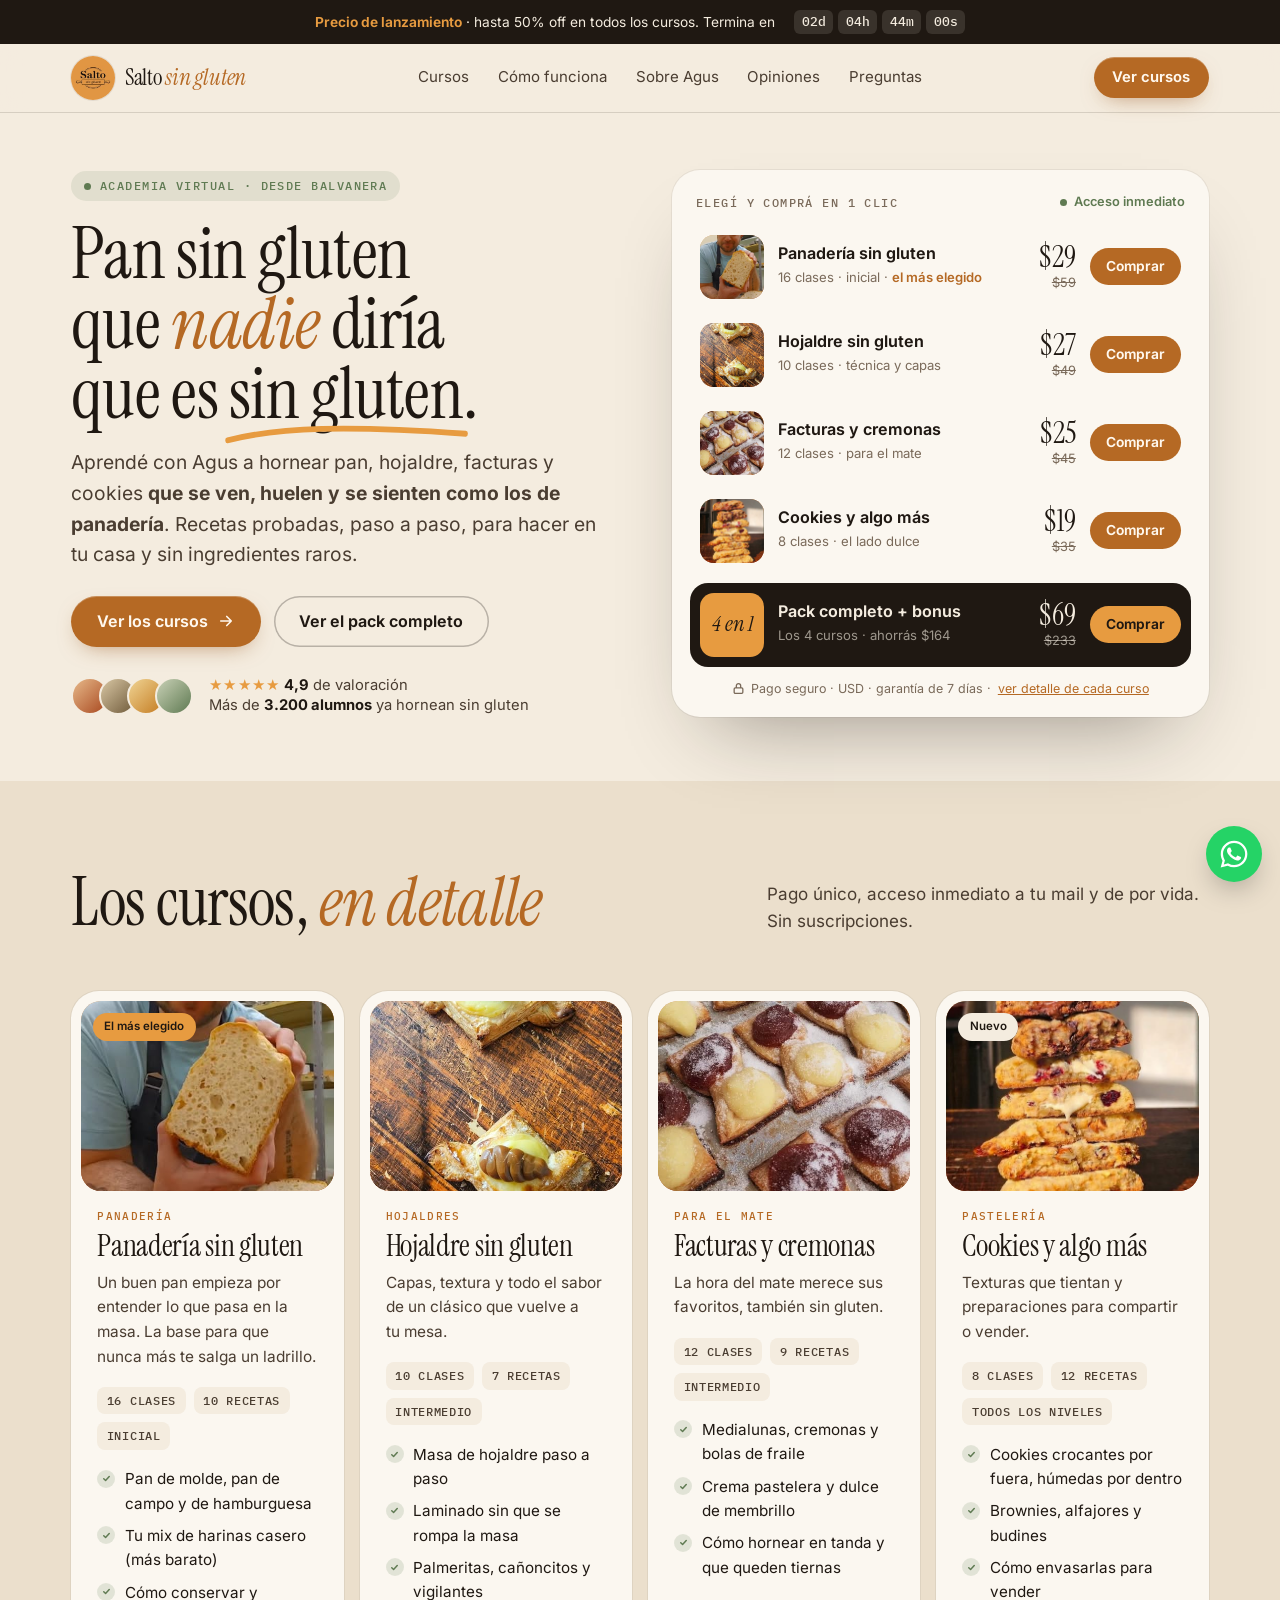
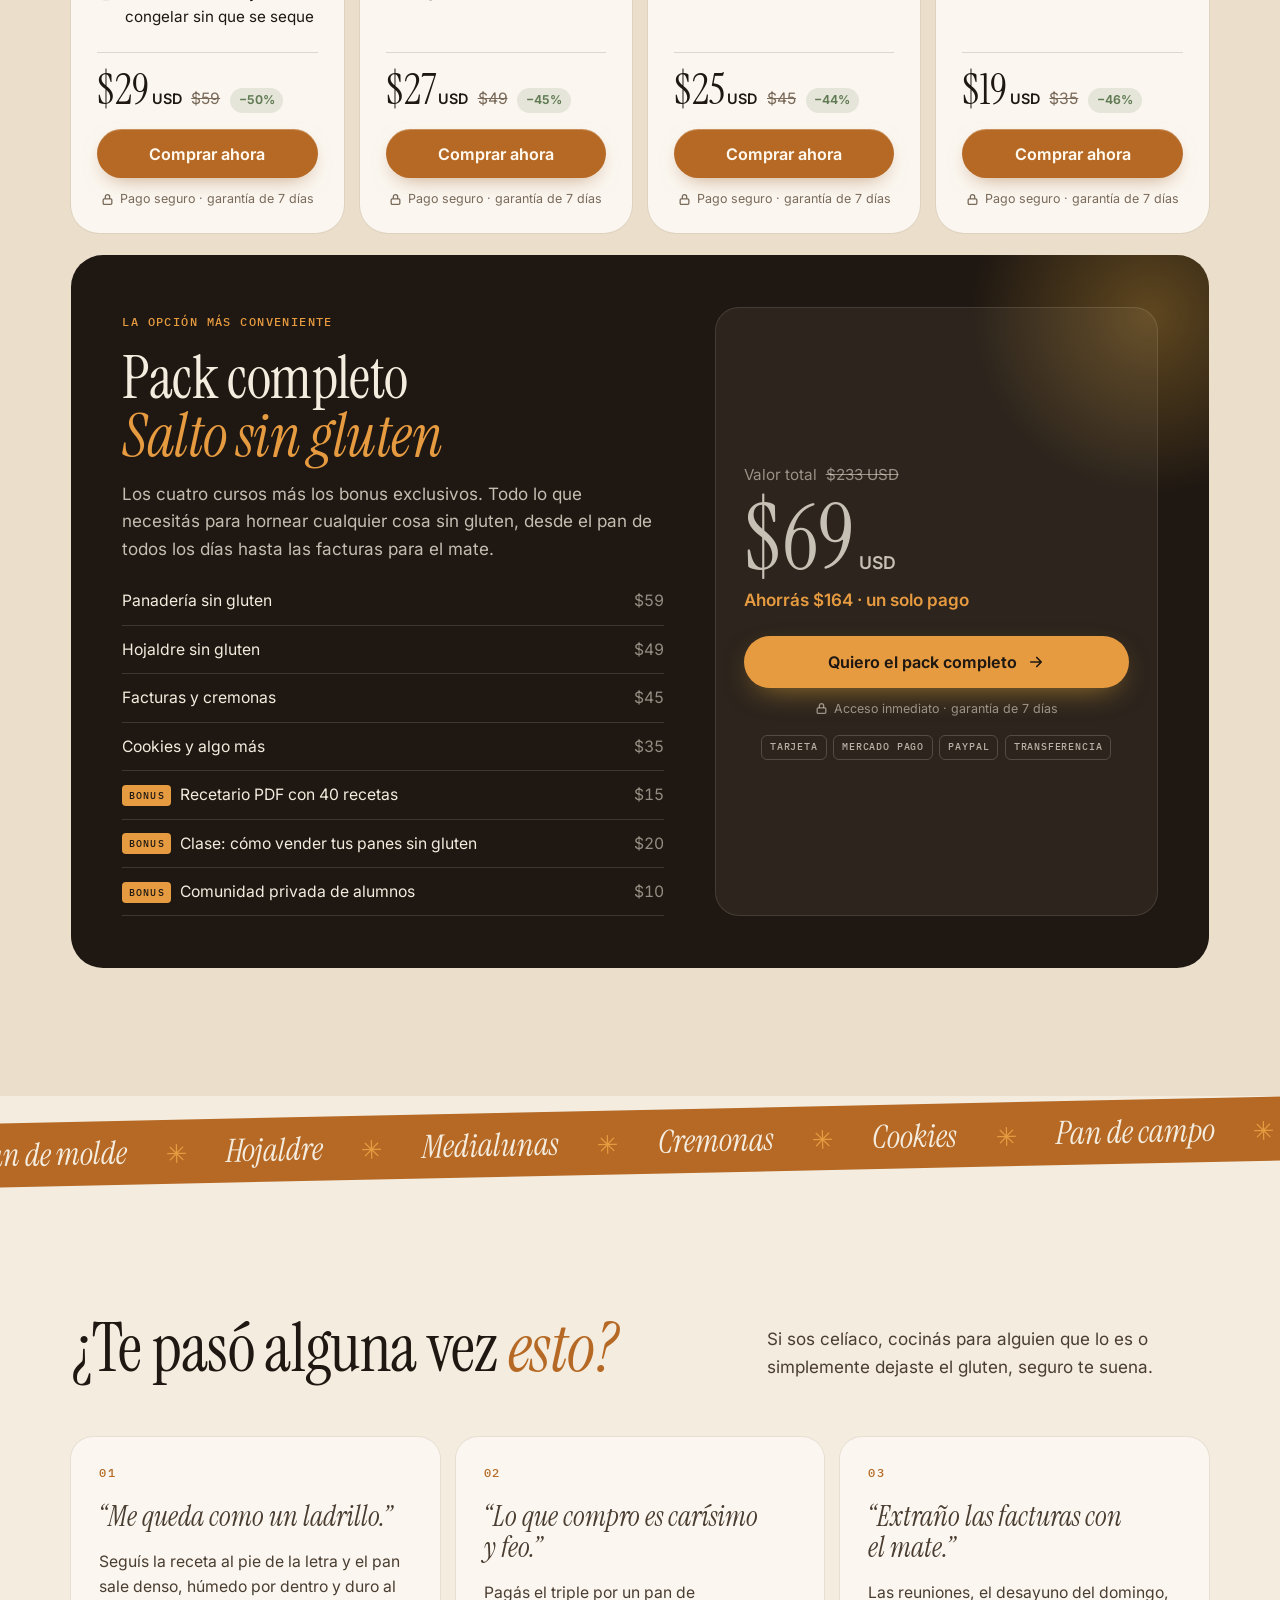
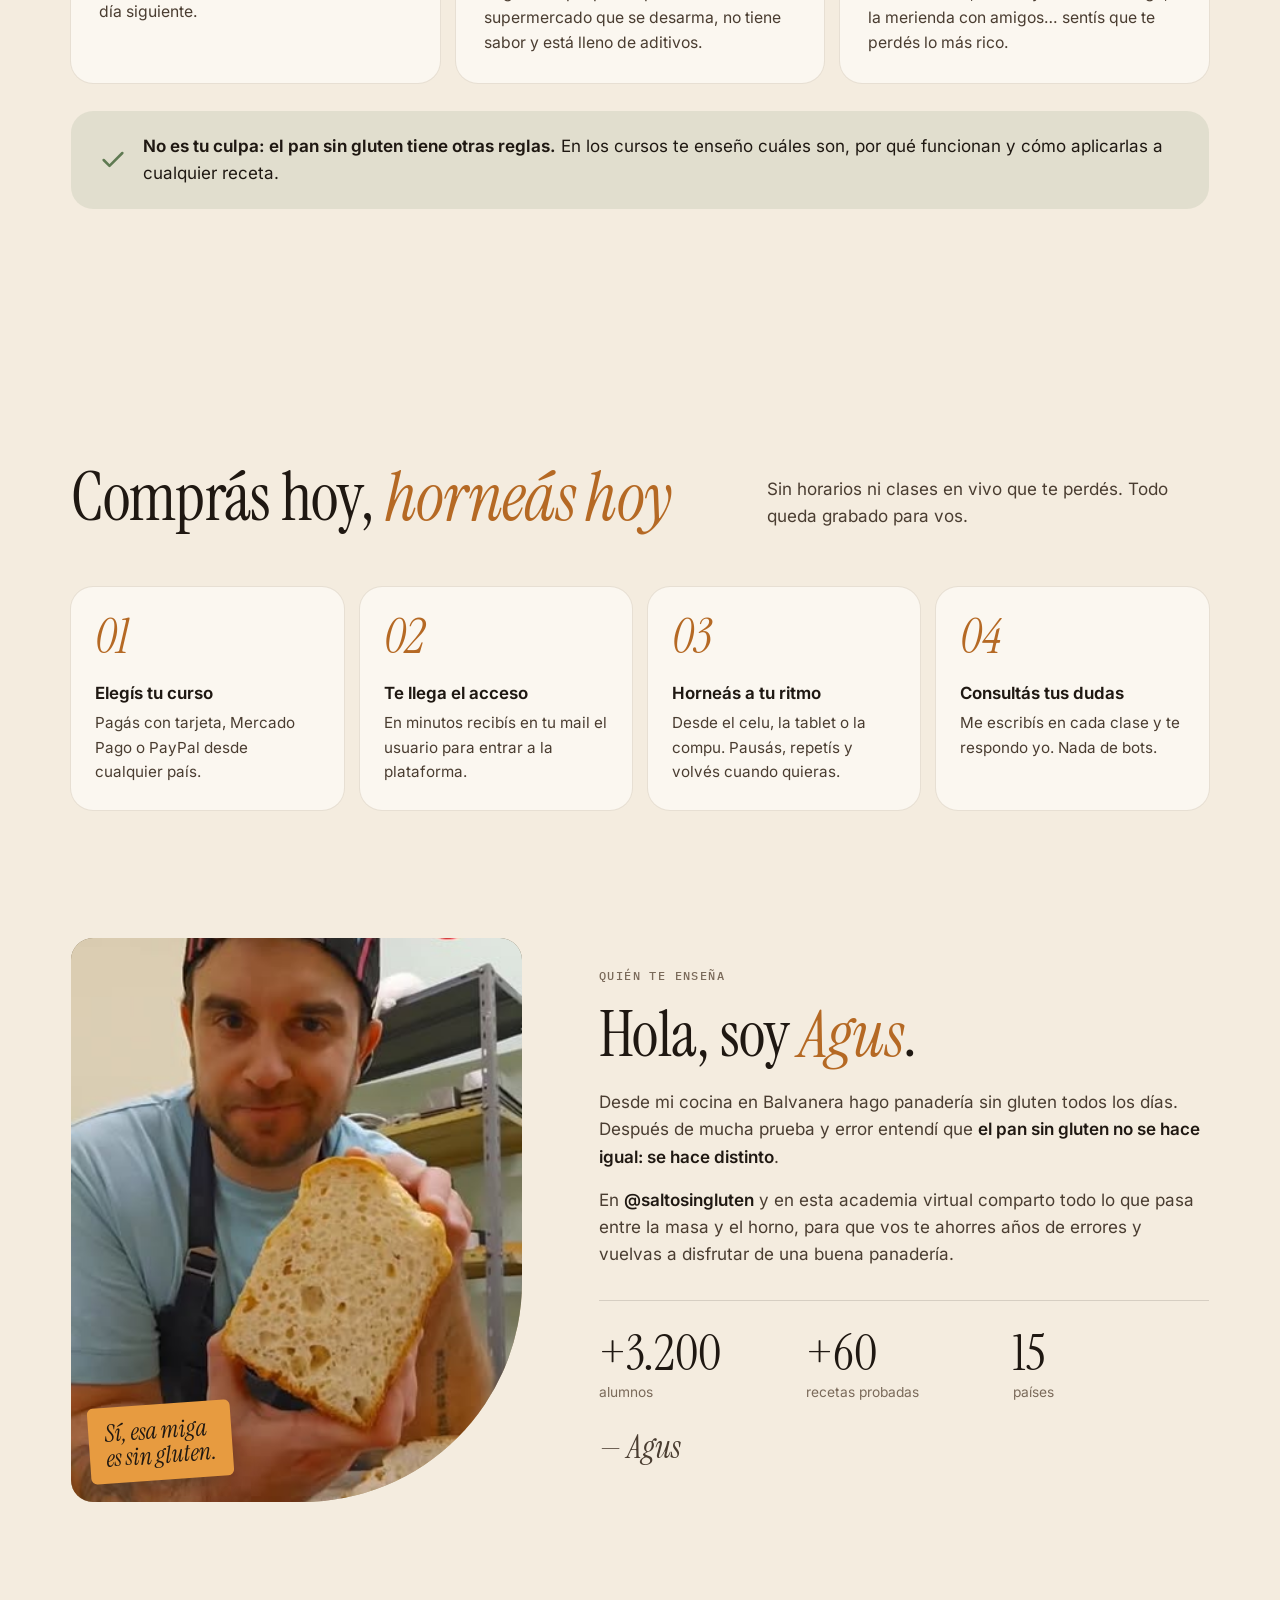
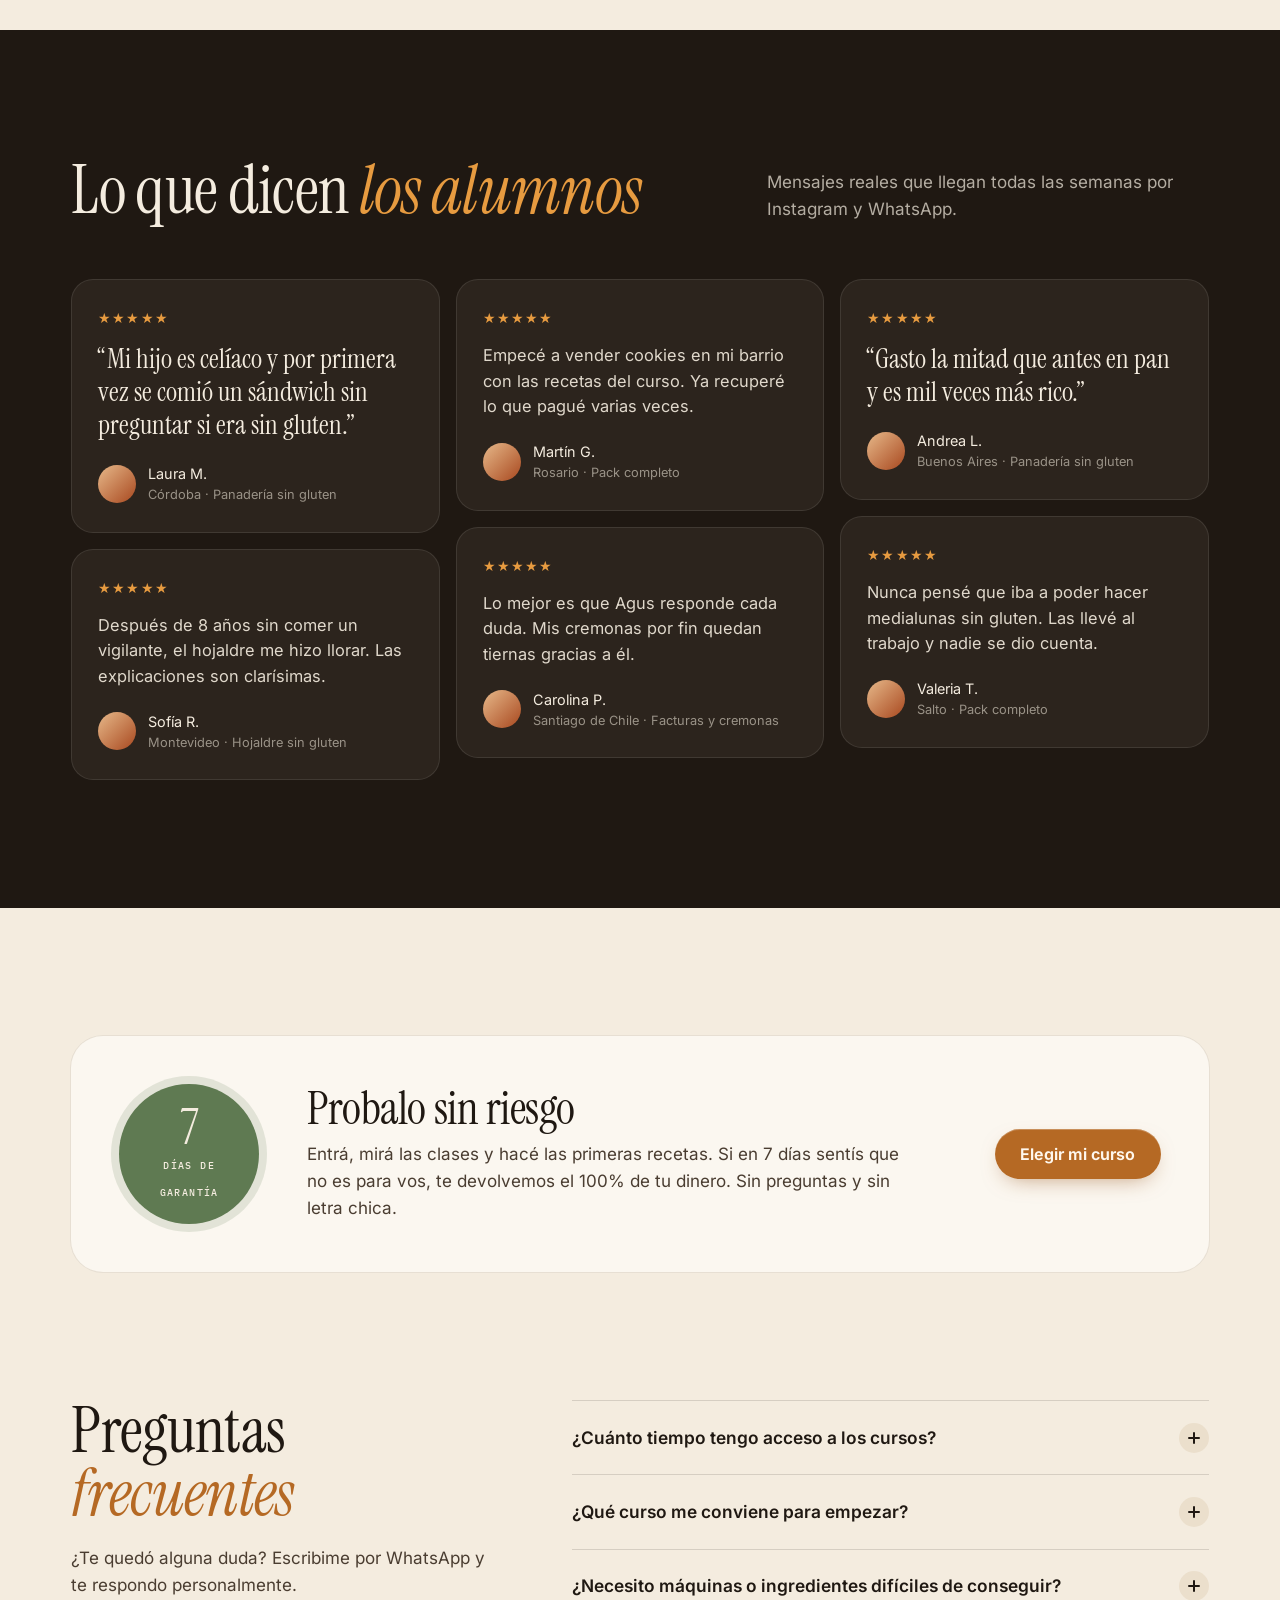
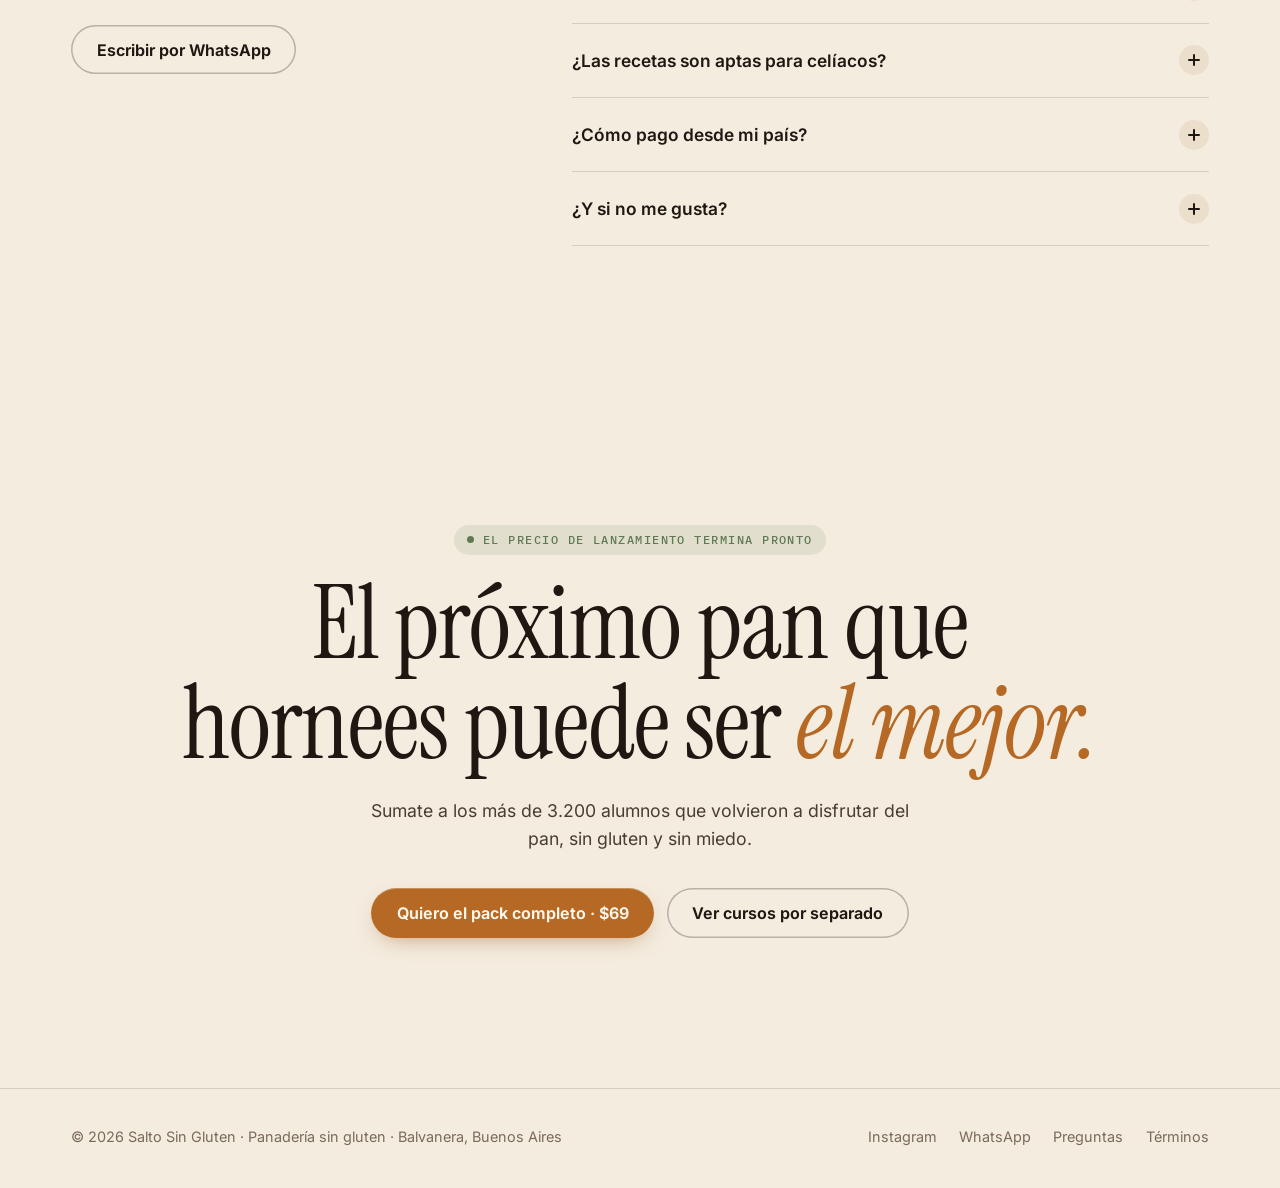
<file: salto-sin-gluten/index.html>
<!doctype html>
<html lang="es">
<head>
<meta charset="utf-8">
<meta name="viewport" content="width=device-width, initial-scale=1">
<meta name="theme-color" content="#f4ecdf">
<title>Salto Sin Gluten — Cursos de panadería sin gluten</title>
<meta name="description" content="Aprendé a hacer pan, hojaldre, facturas y cookies sin gluten que nadie diría que son sin gluten. Cursos online de Agustine, a tu ritmo y con acceso de por vida.">
<meta property="og:type" content="website">
<meta property="og:title" content="Salto Sin Gluten — Cursos de panadería sin gluten">
<meta property="og:description" content="Pan, hojaldre, facturas y cookies sin gluten. Cursos online, a tu ritmo, con acceso de por vida.">
<link rel="icon" href="data:image/svg+xml,%3Csvg xmlns='http://www.w3.org/2000/svg' viewBox='0 0 64 64'%3E%3Crect width='64' height='64' rx='32' fill='%23e79b40'/%3E%3Ctext x='50%25' y='58%25' dominant-baseline='middle' text-anchor='middle' font-family='Georgia,serif' font-style='italic' font-size='34' fill='%23f4ecdf'%3Es%3C/text%3E%3C/svg%3E">
<link rel="preload" href="../fonts/instrument-serif-regular.woff2" as="font" type="font/woff2" crossorigin>
<link rel="preload" href="../fonts/inter-variable.woff2" as="font" type="font/woff2" crossorigin>
<style>
@font-face{font-family:"Inter";font-style:normal;font-weight:400 800;font-display:swap;src:url("../fonts/inter-variable.woff2") format("woff2")}
@font-face{font-family:"IBM Plex Mono";font-style:normal;font-weight:500;font-display:swap;src:url("../fonts/ibm-plex-mono-500.woff2") format("woff2")}
@font-face{font-family:"Instrument Serif";font-style:normal;font-weight:400;font-display:swap;src:url("../fonts/instrument-serif-regular.woff2") format("woff2")}
@font-face{font-family:"Instrument Serif";font-style:italic;font-weight:400;font-display:swap;src:url("../fonts/instrument-serif-italic.woff2") format("woff2")}

/* ==========================================================
   MARCA — cambiar estos colores para igualar el Instagram
   ========================================================== */
:root{
  --ink:#1f1812;        /* texto, bloques oscuros */
  --ink-soft:#4a3d31;
  --muted:#7a6a5a;
  --paper:#f4ecdf;      /* fondo crema */
  --paper-2:#ebdfcc;
  --card:#fbf7f0;
  --crust:#b56924;      /* naranja tostado (logo de Salto) */
  --crust-deep:#934f14;
  --honey:#e79b40;      /* naranja del logo */
  --sage:#5f7a52;       /* verde "apto" */
  --hair:1px solid rgba(31,24,18,.14);
  --serif:"Instrument Serif",Georgia,"Times New Roman",serif;
  --sans:"Inter","Helvetica Neue",Arial,sans-serif;
  --mono:"IBM Plex Mono","Courier New",monospace;
  --gutter:clamp(16px,4vw,56px);
  --ease-out:cubic-bezier(.23,1,.32,1);
  --ease-in-out:cubic-bezier(.77,0,.175,1);
  --r:22px;
}
*{box-sizing:border-box}
html{scroll-behavior:smooth;-webkit-text-size-adjust:100%}
body{margin:0;background:var(--paper);color:var(--ink);font:400 1.0625rem/1.6 var(--sans);-webkit-font-smoothing:antialiased;overflow-x:hidden}
img{display:block;width:100%;height:100%;object-fit:cover}
a{color:inherit}
h1,h2,h3{font-family:var(--serif);font-weight:400;margin:0;line-height:.98;letter-spacing:-.01em;text-wrap:balance}
p{margin:0;text-wrap:pretty}
em{font-family:var(--serif);font-style:italic}
ul{margin:0;padding:0;list-style:none}
:focus-visible{outline:2px solid var(--crust);outline-offset:3px;border-radius:6px}
.wrap{max-width:1240px;margin:0 auto;padding:0 var(--gutter)}
.meta{font:500 .74rem/1.3 var(--mono);text-transform:uppercase;letter-spacing:.12em;color:var(--muted)}
section[id]{scroll-margin-top:84px}
.sr{position:absolute;width:1px;height:1px;overflow:hidden;clip:rect(0 0 0 0)}

/* ---------- botones (Emil: rápido, ease-out, feedback al presionar) ---------- */
.btn{display:inline-flex;align-items:center;justify-content:center;gap:.6rem;border:0;cursor:pointer;font:650 1rem/1 var(--sans);text-decoration:none;padding:1.05rem 1.6rem;border-radius:999px;background:var(--crust);color:#fff8ee;transition:background-color .2s var(--ease-out),transform .16s var(--ease-out),box-shadow .2s var(--ease-out);box-shadow:0 1px 0 rgba(255,255,255,.25) inset,0 8px 22px -10px rgba(147,79,20,.6);-webkit-tap-highlight-color:transparent}
.btn:active{transform:scale(.97)}
.btn svg{width:18px;height:18px;transition:transform .2s var(--ease-out)}
@media (hover:hover) and (pointer:fine){
  .btn:hover{background:var(--crust-deep)}
  .btn:hover svg{transform:translateX(3px)}
}
.btn.ghost{background:transparent;color:var(--ink);box-shadow:inset 0 0 0 1.5px rgba(31,24,18,.28)}
@media (hover:hover) and (pointer:fine){.btn.ghost:hover{background:rgba(31,24,18,.06)}}
.btn.light{background:var(--paper);color:var(--ink);box-shadow:none}
@media (hover:hover) and (pointer:fine){.btn.light:hover{background:#fff}}
.btn.block{width:100%}

/* ---------- barra de urgencia ---------- */
.promo{background:var(--ink);color:var(--paper);font-size:.86rem}
.promo .wrap{display:flex;align-items:center;justify-content:center;gap:.4rem 1.2rem;flex-wrap:wrap;padding-top:.6rem;padding-bottom:.6rem;text-align:center}
.promo b{color:var(--honey);font-weight:650}
.clock{display:inline-flex;gap:.35rem;font:500 .82rem/1 var(--mono);font-variant-numeric:tabular-nums}
.clock span{background:rgba(244,236,223,.12);padding:.35rem .45rem;border-radius:6px;min-width:2.6em;text-align:center}

/* ---------- header ---------- */
.top{position:sticky;top:0;z-index:50;background:rgba(244,236,223,.86);backdrop-filter:blur(12px);-webkit-backdrop-filter:blur(12px);border-bottom:var(--hair)}
.top .wrap{display:flex;align-items:center;justify-content:space-between;height:68px;gap:1rem}
.brand{display:flex;align-items:center;gap:.6rem;text-decoration:none}
.brand .logo{width:44px;height:44px;border-radius:50%;object-fit:cover;object-position:center 55%;transform:scale(1);box-shadow:0 0 0 1px rgba(31,24,18,.08)}
.brand .mark{width:38px;height:38px;border-radius:50%;background:var(--crust);color:var(--paper);display:grid;place-items:center;font:italic 400 1.5rem/1 var(--serif);padding-bottom:3px}
.brand b{font:400 1.45rem/1 var(--serif);letter-spacing:-.01em;font-weight:400}
.brand b em{color:var(--crust)}
.nav{display:flex;gap:1.8rem;font-size:.94rem}
.nav a{text-decoration:none;color:var(--ink-soft);transition:color .15s}
.nav a:hover{color:var(--crust)}
.top .btn{padding:.8rem 1.15rem;font-size:.92rem}
@media (max-width:880px){.nav{display:none}}

/* ---------- foto (placeholder hasta tener las fotos reales) ---------- */
.ph{position:relative;margin:0;overflow:hidden;border-radius:var(--r);background:
  radial-gradient(120% 90% at 30% 20%,#f0c98a 0%,#d48b4c 45%,#9a4a22 100%);isolation:isolate}
.ph::before{content:"";position:absolute;inset:0;z-index:-1;opacity:.35;mix-blend-mode:multiply;background-image:url("data:image/svg+xml,%3Csvg xmlns='http://www.w3.org/2000/svg' width='160' height='160'%3E%3Cfilter id='n'%3E%3CfeTurbulence type='fractalNoise' baseFrequency='.9' numOctaves='3'/%3E%3C/filter%3E%3Crect width='100%25' height='100%25' filter='url(%23n)' opacity='.55'/%3E%3C/svg%3E")}
.ph.t2{background:radial-gradient(120% 90% at 70% 30%,#f3dcae 0%,#cf9a5a 50%,#7c4a26 100%)}
.ph.t3{background:radial-gradient(120% 90% at 40% 70%,#efe2c8 0%,#b8a07a 50%,#5d5238 100%)}
.ph.t4{background:radial-gradient(120% 90% at 50% 40%,#f6cf7d 0%,#e09a3a 50%,#8d4b16 100%)}
.ph.t5{background:radial-gradient(120% 90% at 60% 60%,#e7d6c0 0%,#a98463 55%,#4a3524 100%)}
.ph > span{position:absolute;left:14px;bottom:12px;z-index:1;font:500 .66rem/1.2 var(--mono);text-transform:uppercase;letter-spacing:.12em;color:rgba(255,248,238,.9);background:rgba(31,24,18,.32);padding:.4rem .55rem;border-radius:6px;backdrop-filter:blur(4px)}
.ph img{position:absolute;inset:0;z-index:2}

/* ---------- hero ---------- */
.hero{padding:clamp(28px,4.5vw,64px) 0 clamp(40px,5vw,72px)}
.hero .wrap{display:grid;grid-template-columns:1fr 1fr;gap:clamp(32px,5vw,72px);align-items:center}
.eyebrow{display:inline-flex;align-items:center;gap:.55rem;font:500 .76rem/1 var(--mono);text-transform:uppercase;letter-spacing:.12em;color:var(--sage);background:rgba(95,122,82,.12);padding:.55rem .8rem;border-radius:999px}
.eyebrow i{width:7px;height:7px;border-radius:50%;background:var(--sage);box-shadow:0 0 0 0 rgba(95,122,82,.5);animation:pulse 2.4s var(--ease-out) infinite}
@keyframes pulse{0%{box-shadow:0 0 0 0 rgba(95,122,82,.45)}70%,100%{box-shadow:0 0 0 9px rgba(95,122,82,0)}}
.hero h1{font-size:clamp(2.6rem,5.6vw,5rem);margin:1.1rem 0 1.1rem}
.hero h1 em{color:var(--crust)}
.hero h1 .strike{position:relative;white-space:nowrap}
.hero h1 .strike svg{position:absolute;left:-2%;bottom:-.1em;width:104%;height:.35em;overflow:visible}
.hero h1 .strike path{stroke:var(--honey);stroke-width:7;fill:none;stroke-linecap:round;stroke-dasharray:420;stroke-dashoffset:420;animation:draw .9s .5s var(--ease-out) forwards}
@keyframes draw{to{stroke-dashoffset:0}}
.hero .lead{font-size:clamp(1.08rem,1.5vw,1.25rem);color:var(--ink-soft);max-width:34em}
.hero .ctas{display:flex;gap:.8rem;flex-wrap:wrap;margin:1.6rem 0 1.8rem}
.proof{display:flex;align-items:center;gap:1rem;flex-wrap:wrap}
.faces{display:flex}
.faces i{width:38px;height:38px;border-radius:50%;border:2.5px solid var(--paper);margin-left:-10px;background:linear-gradient(135deg,#e7b98a,#a8481f)}
.faces i:first-child{margin-left:0}
.faces i:nth-child(2){background:linear-gradient(135deg,#d9c7a4,#6f5a3a)}
.faces i:nth-child(3){background:linear-gradient(135deg,#f0d494,#c47c22)}
.faces i:nth-child(4){background:linear-gradient(135deg,#c9d1b6,#5f7a52)}
.proof p{font-size:.92rem;color:var(--ink-soft);line-height:1.35}
.proof b{color:var(--ink)}
.stars{color:var(--honey);letter-spacing:.08em}

.hero-art{position:relative;aspect-ratio:4/4.6}
.hero-art .ph.main{position:absolute;inset:0 0 0 12%;border-radius:200px 200px var(--r) var(--r)}
.hero-art .ph.main > span{left:auto;right:16px;bottom:auto;top:52%}
.hero-art .ph.small{position:absolute;left:0;bottom:8%;width:42%;aspect-ratio:1;border:6px solid var(--paper);border-radius:28px;box-shadow:0 30px 60px -30px rgba(31,24,18,.5)}
.stamp{position:absolute;right:-2%;top:6%;width:clamp(112px,13vw,150px);aspect-ratio:1;z-index:3}
.stamp svg{width:100%;height:100%;animation:spin 28s linear infinite}
.stamp text{font:500 10.5px var(--mono);letter-spacing:.24em;text-transform:uppercase;fill:var(--ink)}
.stamp .core{position:absolute;inset:26%;border-radius:50%;background:var(--honey);display:grid;place-items:center;text-align:center;font:italic 400 1.15rem/1 var(--serif);color:var(--ink)}
@keyframes spin{to{transform:rotate(360deg)}}
.float-card{position:absolute;right:4%;bottom:-4%;z-index:3;background:var(--card);border-radius:18px;padding:.9rem 1rem;display:flex;gap:.8rem;align-items:center;box-shadow:0 24px 50px -24px rgba(31,24,18,.45),0 0 0 1px rgba(31,24,18,.06)}
.float-card .ic{width:40px;height:40px;border-radius:12px;background:rgba(95,122,82,.14);color:var(--sage);display:grid;place-items:center}
.float-card b{display:block;font-size:.95rem}
.float-card small{color:var(--muted);font-size:.8rem}
@media (max-width:900px){
  .hero .wrap{grid-template-columns:1fr}
  .hero-art{max-width:520px;width:100%;margin:0 auto}
}


/* ---------- menú rápido de compra (hero) ---------- */
.quick{background:var(--card);border-radius:28px;padding:18px;box-shadow:0 0 0 1px rgba(31,24,18,.06),0 40px 80px -40px rgba(31,24,18,.45)}
.quick-head{display:flex;justify-content:space-between;align-items:center;padding:4px 6px 12px}
.live{display:inline-flex;align-items:center;gap:.45rem;font-size:.8rem;font-weight:600;color:var(--sage)}
.live i{width:7px;height:7px;border-radius:50%;background:var(--sage);animation:pulse 2.4s var(--ease-out) infinite}
.qrow{display:grid;grid-template-columns:64px 1fr auto auto;gap:14px;align-items:center;padding:10px;border-radius:18px;text-decoration:none;transition:background-color .18s var(--ease-out),transform .16s var(--ease-out);-webkit-tap-highlight-color:transparent}
.qrow + .qrow{margin-top:4px}
.qrow:active{transform:scale(.985)}
.qrow .ph{width:64px;height:64px;border-radius:14px}
.qt b{display:block;font-weight:650;font-size:1rem;line-height:1.25}
.qt small{color:var(--muted);font-size:.82rem}
.qt .hot{font:inherit;font-style:normal;color:var(--crust);font-weight:600}
.qp{text-align:right;line-height:1.1}
.qp b{display:block;font:400 1.9rem/1 var(--serif)}
.qp s{font-size:.8rem;color:var(--muted)}
.qgo{font:650 .86rem/1 var(--sans);color:#fff8ee;background:var(--crust);padding:.75rem 1rem;border-radius:999px;transition:background-color .18s var(--ease-out)}
@media (hover:hover) and (pointer:fine){
  .qrow:hover{background:var(--paper)}
  .qrow:hover .qgo{background:var(--crust-deep)}
}
.pack-row{background:var(--ink);color:var(--paper);margin-top:10px!important}
.pack-row .qt small,.pack-row .qp s{color:rgba(244,236,223,.6)}
.pack-row .qgo{background:var(--honey);color:var(--ink)}
@media (hover:hover) and (pointer:fine){.pack-row:hover{background:#2c231b}.pack-row:hover .qgo{background:#f0b84d}}
.qbadge{width:64px;height:64px;border-radius:14px;background:var(--honey);color:var(--ink);display:grid;place-items:center;font:italic 400 1.35rem/1 var(--serif)}
.quick .secure{margin-top:12px;text-align:center;flex-wrap:wrap}
.quick .secure a{color:var(--crust)}
@media (max-width:520px){
  .quick{padding:10px;border-radius:22px}
  .qrow{grid-template-columns:52px 1fr auto;gap:10px;padding:8px}
  .qrow .ph,.qbadge{width:52px;height:52px}
  .qgo{grid-column:1/-1;text-align:center;padding:.8rem}
  .qt b{font-size:.95rem}
}

@media (max-width:900px){
  .xm{display:none}
  .hero{padding-top:20px}
  .hero .wrap{gap:22px}
  .hero h1{margin:.8rem 0 .8rem}
  .hero .lead{font-size:1rem}
  .hero-ctas{display:none!important}
  .proof{order:3}
  .proof{margin-top:.8rem}
  .proof .faces{display:none}
  .live{display:none}
  .promo .wrap{padding-top:.5rem;padding-bottom:.5rem;gap:.3rem .8rem}
}
/* ---------- cinta ---------- */
.ribbon-wrap{overflow:hidden;padding:14px 0}
.ribbon{background:var(--crust);color:var(--paper);overflow:hidden;padding:1rem 0;transform:rotate(-1.2deg);margin:0 -2vw;width:104vw}
.ribbon .track{display:flex;gap:2.4rem;width:max-content;animation:marquee 38s linear infinite;font:italic 400 clamp(1.4rem,2.6vw,2rem)/1 var(--serif);white-space:nowrap}
.ribbon .track span::after{content:"✳";font-style:normal;margin-left:2.4rem;color:var(--honey);font-size:.8em}
@keyframes marquee{to{transform:translateX(-50%)}}

/* ---------- secciones ---------- */
.sec{padding:clamp(72px,10vw,128px) 0}
.head{display:flex;justify-content:space-between;align-items:end;gap:2rem;flex-wrap:wrap;margin-bottom:clamp(32px,5vw,56px)}
.head h2{font-size:clamp(2.4rem,5.2vw,4.4rem);max-width:13em}
.head h2 em{color:var(--crust)}
.head p{max-width:26em;color:var(--ink-soft)}

/* dolores */
.pains{display:grid;grid-template-columns:repeat(3,1fr);gap:16px}
.pain{background:var(--card);border-radius:var(--r);padding:28px;box-shadow:0 0 0 1px rgba(31,24,18,.06)}
.pain .q{font:italic 400 1.75rem/1.1 var(--serif);margin-bottom:1rem}
.pain p{color:var(--ink-soft);font-size:.98rem}
.pain .n{font:500 .72rem var(--mono);color:var(--crust);letter-spacing:.12em;margin-bottom:1.4rem;display:block}
.turn{margin-top:28px;display:flex;gap:1rem;align-items:center;padding:22px 28px;border-radius:var(--r);background:rgba(95,122,82,.12);color:var(--ink)}
.turn svg{flex:none;color:var(--sage)}
.turn p{font-size:1.06rem}
.turn b{font-weight:650}
@media (max-width:820px){.pains{grid-template-columns:1fr}}

/* ---------- cursos ---------- */
#cursos{background:var(--paper-2)}
#cursos.sec{padding-top:clamp(56px,7vw,96px)}
.courses{display:grid;grid-template-columns:repeat(4,1fr);gap:16px}
.course{display:flex;flex-direction:column;background:var(--card);border-radius:28px;padding:10px;box-shadow:0 0 0 1px rgba(31,24,18,.06);transition:transform .25s var(--ease-out),box-shadow .25s var(--ease-out)}
@media (hover:hover) and (pointer:fine){.course:hover{transform:translateY(-4px);box-shadow:0 0 0 1px rgba(31,24,18,.08),0 30px 50px -30px rgba(31,24,18,.4)}}
.course .ph{aspect-ratio:4/3;border-radius:20px}
.course .tag{position:absolute;top:12px;left:12px;z-index:3;font:600 .72rem/1 var(--sans);background:var(--paper);color:var(--ink);padding:.5rem .7rem;border-radius:999px}
.course .tag.hot{background:var(--honey)}
.course .body{padding:20px 16px 14px;display:flex;flex-direction:column;flex:1}
.course h3{font-size:1.9rem;margin-bottom:.6rem}
.cat{font:500 .7rem/1 var(--mono);text-transform:uppercase;letter-spacing:.12em;color:var(--crust);margin-bottom:.6rem}
.course .desc{color:var(--ink-soft);font-size:.96rem;margin-bottom:1.1rem}
.facts{display:flex;gap:.5rem;flex-wrap:wrap;margin-bottom:1.1rem}
.facts li{font:500 .72rem/1 var(--mono);text-transform:uppercase;letter-spacing:.06em;color:var(--ink-soft);background:var(--paper);padding:.5rem .6rem;border-radius:8px}
.learn{display:grid;gap:.5rem;margin-bottom:1.4rem;font-size:.95rem}
.learn li{display:flex;gap:.6rem;align-items:flex-start}
.learn li::before{content:"";flex:none;width:18px;height:18px;margin-top:.15em;border-radius:50%;background:rgba(95,122,82,.16) url("data:image/svg+xml,%3Csvg xmlns='http://www.w3.org/2000/svg' viewBox='0 0 24 24' fill='none' stroke='%235f7a52' stroke-width='3.2' stroke-linecap='round' stroke-linejoin='round'%3E%3Cpath d='M6 12.5l4 4 8-9'/%3E%3C/svg%3E") center/11px no-repeat}
.price{margin-top:auto;display:flex;align-items:baseline;gap:.6rem;flex-wrap:wrap;padding-top:1.1rem;border-top:var(--hair);margin-bottom:1rem}
.price .now{font:400 2.6rem/1 var(--serif)}
.price .now small{font:600 .9rem var(--sans);margin-left:.15rem}
.price s{color:var(--muted);font-size:.98rem}
.price .off{font:650 .76rem/1 var(--sans);color:var(--sage);background:rgba(95,122,82,.14);padding:.4rem .55rem;border-radius:999px}
.course .btn{width:100%}
.secure{display:flex;align-items:center;justify-content:center;gap:.4rem;margin-top:.7rem;font-size:.78rem;color:var(--muted)}
@media (max-width:1140px){.courses{grid-template-columns:1fr 1fr}}
@media (max-width:680px){.courses{grid-template-columns:1fr}}

/* pack */
.pack{margin-top:22px;display:grid;grid-template-columns:1.1fr .9fr;gap:clamp(24px,4vw,56px);background:var(--ink);color:var(--paper);border-radius:32px;padding:clamp(24px,4vw,52px);position:relative;overflow:hidden}
.pack::after{content:"";position:absolute;right:-120px;top:-120px;width:360px;height:360px;border-radius:50%;background:radial-gradient(circle,rgba(230,169,58,.32),transparent 70%);pointer-events:none}
.pack .meta{color:var(--honey)}
.pack h3{font-size:clamp(2.4rem,4.6vw,3.8rem);margin:1rem 0 1rem}
.pack h3 em{color:var(--honey)}
.pack p{color:rgba(244,236,223,.78)}
.pack .incl{display:grid;gap:.7rem;margin:1.6rem 0 0}
.pack .incl li{display:flex;justify-content:space-between;gap:1rem;padding-bottom:.7rem;border-bottom:1px solid rgba(244,236,223,.14);font-size:.98rem}
.pack .incl li span:last-child{color:rgba(244,236,223,.55);font-variant-numeric:tabular-nums}
.pack .incl li.bonus span:first-child::before{content:"BONUS";font:500 .62rem var(--mono);letter-spacing:.12em;color:var(--ink);background:var(--honey);padding:.25rem .4rem;border-radius:4px;margin-right:.55rem;vertical-align:.15em}
.pack .box{background:rgba(244,236,223,.06);border:1px solid rgba(244,236,223,.12);border-radius:24px;padding:28px;display:flex;flex-direction:column;justify-content:center;position:relative;z-index:1}
.pack .box .was{color:rgba(244,236,223,.55);font-size:.95rem}
.pack .box .was s{margin-left:.3rem}
.pack .box .big{font:400 clamp(4rem,8vw,5.6rem)/1 var(--serif);margin:.4rem 0 .2rem}
.pack .box .big small{font:600 1.1rem var(--sans);margin-left:.3rem}
.pack .box .save{color:var(--honey);font-weight:600;margin-bottom:1.4rem}
.pack .box .btn{background:var(--honey);color:var(--ink);box-shadow:0 10px 30px -12px rgba(230,169,58,.7)}
@media (hover:hover) and (pointer:fine){.pack .box .btn:hover{background:#f0b84d}}
.pack .box .secure{color:rgba(244,236,223,.55)}
.pay{display:flex;justify-content:center;gap:.4rem;flex-wrap:wrap;margin-top:1rem}
.pay span{font:500 .64rem/1 var(--mono);letter-spacing:.08em;text-transform:uppercase;border:1px solid rgba(244,236,223,.2);padding:.4rem .5rem;border-radius:6px;color:rgba(244,236,223,.7)}
@media (max-width:860px){.pack{grid-template-columns:1fr}}

/* ---------- cómo funciona ---------- */
.steps{display:grid;grid-template-columns:repeat(4,1fr);gap:16px;counter-reset:s}
.step{padding:26px 24px;border-radius:var(--r);background:var(--card);box-shadow:0 0 0 1px rgba(31,24,18,.06)}
.step::before{counter-increment:s;content:"0" counter(s);display:block;font:italic 400 3rem/1 var(--serif);color:var(--crust);margin-bottom:1.4rem}
.step h3{font:650 1.05rem/1.3 var(--sans);margin-bottom:.4rem;letter-spacing:0}
.step p{font-size:.95rem;color:var(--ink-soft)}
@media (max-width:980px){.steps{grid-template-columns:1fr 1fr}}
@media (max-width:560px){.steps{grid-template-columns:1fr}}

/* ---------- sobre ---------- */
.about .wrap{display:grid;grid-template-columns:.85fr 1.15fr;gap:clamp(32px,6vw,88px);align-items:center}
.about .note{position:absolute;left:18px;bottom:22px;z-index:3;transform:rotate(-4deg);background:var(--honey);color:var(--ink);font:italic 400 1.5rem/1.05 var(--serif);padding:.8rem 1rem;border-radius:6px;box-shadow:0 14px 30px -14px rgba(31,24,18,.6)}
.about .ph{aspect-ratio:4/5;border-radius:var(--r) var(--r) 220px var(--r)}
.about h2{font-size:clamp(2.4rem,5vw,4.2rem);margin:1rem 0 1.4rem}
.about h2 em{color:var(--crust)}
.about .txt p{color:var(--ink-soft);margin-bottom:1rem;max-width:36em}
.about .txt p strong{color:var(--ink);font-weight:600}
.nums{display:grid;grid-template-columns:repeat(3,1fr);gap:12px;margin-top:2rem;border-top:var(--hair);padding-top:1.6rem}
.nums b{display:block;font:400 clamp(2.2rem,4vw,3.2rem)/1 var(--serif);color:var(--ink)}
.nums span{font-size:.86rem;color:var(--muted)}
.sign{font:italic 400 2rem/1 var(--serif);color:var(--crust);margin-top:1.6rem}
@media (max-width:860px){.about .wrap{grid-template-columns:1fr}.about .ph{max-width:440px}}

/* ---------- testimonios ---------- */
#opiniones{background:var(--ink);color:var(--paper)}
#opiniones .head h2 em{color:var(--honey)}
#opiniones .head p{color:rgba(244,236,223,.7)}
.quotes{columns:3 300px;column-gap:16px}
.quote{break-inside:avoid;margin:0 0 16px;background:rgba(244,236,223,.06);border:1px solid rgba(244,236,223,.1);border-radius:var(--r);padding:26px}
.quote .stars{font-size:.9rem;margin-bottom:.9rem;display:block}
.quote blockquote{margin:0 0 1.3rem;font-size:1.02rem;line-height:1.55;color:rgba(244,236,223,.9)}
.quote blockquote.lg{font:400 1.7rem/1.2 var(--serif);color:var(--paper)}
.quote figcaption{display:flex;gap:.75rem;align-items:center;font-size:.9rem}
.quote figcaption i{width:38px;height:38px;border-radius:50%;background:linear-gradient(135deg,#e7b98a,#a8481f);flex:none}
.quote figcaption small{display:block;color:rgba(244,236,223,.55);font-size:.8rem}
.quote .ph{aspect-ratio:16/10;margin:-10px -10px 1.2rem;border-radius:16px}

/* ---------- garantía ---------- */
.guarantee{display:grid;grid-template-columns:auto 1fr auto;gap:clamp(20px,4vw,48px);align-items:center;background:var(--card);border-radius:32px;padding:clamp(24px,4vw,48px);box-shadow:0 0 0 1px rgba(31,24,18,.06)}
.seal{width:clamp(110px,12vw,140px);aspect-ratio:1;border-radius:50%;background:var(--sage);color:var(--paper);display:grid;place-items:center;text-align:center;box-shadow:0 0 0 8px rgba(95,122,82,.16)}
.seal b{display:block;font:400 3.2rem/0.9 var(--serif)}
.seal small{font:500 .62rem/1.2 var(--mono);letter-spacing:.14em;text-transform:uppercase}
.guarantee h2{font-size:clamp(2rem,3.6vw,3rem);margin-bottom:.6rem}
.guarantee p{color:var(--ink-soft);max-width:38em}
@media (max-width:820px){.guarantee{grid-template-columns:1fr;text-align:left}}

/* ---------- FAQ (altura animada con grid-template-rows) ---------- */
.faq .wrap{display:grid;grid-template-columns:.8fr 1.2fr;gap:clamp(32px,6vw,88px)}
.faq h2{font-size:clamp(2.4rem,5vw,4rem);margin-bottom:1.2rem}
.faq h2 em{color:var(--crust)}
.faq aside p{color:var(--ink-soft);margin-bottom:1.6rem}
.qa{border-top:var(--hair)}
.qa:last-child{border-bottom:var(--hair)}
.qa button{all:unset;box-sizing:border-box;cursor:pointer;width:100%;display:flex;justify-content:space-between;gap:1rem;align-items:center;padding:1.35rem 0;font:600 1.08rem/1.35 var(--sans)}
.qa button:focus-visible{outline:2px solid var(--crust);outline-offset:4px}
.qa .pm{flex:none;width:30px;height:30px;border-radius:50%;background:var(--paper-2);position:relative;transition:background-color .2s var(--ease-out),transform .3s var(--ease-out)}
.qa .pm::before,.qa .pm::after{content:"";position:absolute;left:50%;top:50%;width:12px;height:2px;margin:-1px 0 0 -6px;background:var(--ink);border-radius:2px}
.qa .pm::after{transform:rotate(90deg);transition:transform .3s var(--ease-out)}
.qa[data-open] .pm{background:var(--crust);transform:rotate(180deg)}
.qa[data-open] .pm::before,.qa[data-open] .pm::after{background:var(--paper)}
.qa[data-open] .pm::after{transform:rotate(0)}
.qa .a{display:grid;grid-template-rows:0fr;transition:grid-template-rows .3s var(--ease-out)}
.qa[data-open] .a{grid-template-rows:1fr}
.qa .a > div{overflow:hidden}
.qa .a p{padding:0 3rem 1.4rem 0;color:var(--ink-soft)}
@media (max-width:860px){.faq .wrap{grid-template-columns:1fr}}

/* ---------- cierre ---------- */
.final{text-align:center;padding:clamp(80px,12vw,150px) 0;position:relative;overflow:hidden}
.final h2{font-size:clamp(3rem,8vw,7rem);max-width:11em;margin:1.2rem auto 1.4rem}
.final h2 em{color:var(--crust)}
.final p{color:var(--ink-soft);max-width:32em;margin:0 auto 2.2rem;font-size:1.1rem}
.final .ctas{display:flex;justify-content:center;gap:.8rem;flex-wrap:wrap}

/* ---------- footer ---------- */
footer{border-top:var(--hair);padding:36px 0 110px;font-size:.9rem;color:var(--muted)}
footer .wrap{display:flex;justify-content:space-between;gap:1.4rem;flex-wrap:wrap;align-items:center}
footer nav{display:flex;gap:1.4rem;flex-wrap:wrap}
footer a{text-decoration:none}
footer a:hover{color:var(--crust)}
@media (min-width:881px){footer{padding-bottom:40px}}

/* ---------- barra fija de compra (móvil) ---------- */
.buybar{position:fixed;left:12px;right:12px;bottom:12px;z-index:60;display:flex;align-items:center;gap:.8rem;justify-content:space-between;background:var(--ink);color:var(--paper);border-radius:20px;padding:10px 10px 10px 18px;box-shadow:0 20px 40px -16px rgba(31,24,18,.6);transform:translateY(140%);transition:transform .35s var(--ease-out)}
.buybar.show{transform:none}
.buybar small{display:block;font-size:.74rem;color:rgba(244,236,223,.6)}
.buybar b{font:400 1.6rem/1 var(--serif)}
.buybar s{font-size:.8rem;color:rgba(244,236,223,.5);margin-left:.3rem}
.buybar .btn{padding:.9rem 1.15rem;font-size:.92rem;background:var(--honey);color:var(--ink)}
@media (min-width:881px){.buybar{display:none}}

/* whatsapp */
.wa{position:fixed;right:18px;bottom:18px;z-index:55;width:56px;height:56px;border-radius:50%;background:#25d366;color:#fff;display:grid;place-items:center;box-shadow:0 12px 30px -10px rgba(0,0,0,.4);transition:transform .2s var(--ease-out)}
.wa:active{transform:scale(.94)}
.wa svg{width:28px;height:28px}
@media (max-width:880px){.wa{bottom:92px;width:50px;height:50px}}

/* ---------- aparición al hacer scroll ---------- */
.rv{opacity:0;transform:translateY(14px);transition:opacity .6s var(--ease-out),transform .6s var(--ease-out);transition-delay:calc(var(--i,0) * 70ms)}
.rv.in{opacity:1;transform:none}
.no-js .rv{opacity:1;transform:none}

@media (prefers-reduced-motion:reduce){
  *,*::before,*::after{animation-duration:.01ms!important;animation-iteration-count:1!important;transition-duration:.01ms!important;scroll-behavior:auto!important}
  .rv{opacity:1;transform:none}
  .hero h1 .strike path{stroke-dashoffset:0}
}
</style>
</head>
<body class="no-js">

<div class="promo" role="region" aria-label="Promoción">
  <div class="wrap">
    <span><b>Precio de lanzamiento</b><span class="xm"> · hasta 50% off en todos los cursos</span>. Termina en</span>
    <span class="clock" aria-live="off"><span data-d>00d</span><span data-h>00h</span><span data-m>00m</span><span data-s>00s</span></span>
  </div>
</div>

<header class="top">
  <div class="wrap">
    <a class="brand" href="#" aria-label="Salto Sin Gluten, inicio"><img class="logo" src="fotos/logo.jpg" alt="" width="44" height="44"><b>Salto <em>sin gluten</em></b></a>
    <nav class="nav" aria-label="Principal">
      <a href="#cursos">Cursos</a>
      <a href="#como-funciona">Cómo funciona</a>
      <a href="#agus">Sobre Agus</a>
      <a href="#opiniones">Opiniones</a>
      <a href="#preguntas">Preguntas</a>
    </nav>
    <a class="btn" href="#cursos">Ver cursos</a>
  </div>
</header>

<main>
<!-- ================= HERO ================= -->
<section class="hero">
  <div class="wrap">
    <div>
      <span class="eyebrow rv"><i></i>Academia virtual · desde Balvanera</span>
      <h1 class="rv" style="--i:1">Pan sin gluten que <em>nadie</em> diría que es <span class="strike">sin gluten<svg viewBox="0 0 400 30" preserveAspectRatio="none" aria-hidden="true"><path d="M4 22 C 90 6, 200 4, 396 14"/></svg></span>.</h1>
      <p class="lead rv" style="--i:2">Aprendé con Agus a hornear pan, hojaldre, facturas y cookies <strong>que se ven, huelen y se sienten como los de panadería</strong>.<span class="xm"> Recetas probadas, paso a paso, para hacer en tu casa y sin ingredientes raros.</span></p>
      <div class="ctas hero-ctas rv" style="--i:3">
        <a class="btn" href="#cursos">Ver los cursos <svg viewBox="0 0 24 24" fill="none" stroke="currentColor" stroke-width="2.2" stroke-linecap="round" stroke-linejoin="round" aria-hidden="true"><path d="M5 12h14M13 6l6 6-6 6"/></svg></a>
        <a class="btn ghost" href="#pack">Ver el pack completo</a>
      </div>
      <div class="proof rv" style="--i:4">
        <div class="faces" aria-hidden="true"><i></i><i></i><i></i><i></i></div>
        <p><span class="stars" aria-label="5 estrellas">★★★★★</span> <b>4,9</b> de valoración<br>Más de <b>3.200 alumnos</b> ya hornean sin gluten</p>
      </div>
    </div>

    <aside class="quick rv" style="--i:2" aria-label="Cursos y precios">
      <div class="quick-head"><span class="meta">Elegí y comprá en 1 clic</span><span class="live"><i></i>Acceso inmediato</span></div>
      <a class="qrow" href="#" data-buy="panaderia">
        <figure class="ph"><img src="fotos/agus.jpg" alt="" style="object-position:center 70%" onerror="this.remove()"></figure>
        <span class="qt"><b>Panadería sin gluten</b><small>16 clases · inicial · <em class="hot">el más elegido</em></small></span>
        <span class="qp"><b>$29</b><s>$59</s></span><span class="qgo" aria-hidden="true">Comprar</span>
      </a>
      <a class="qrow" href="#" data-buy="hojaldre">
        <figure class="ph"><img src="fotos/hojaldre.jpg" alt="" style="object-position:center" onerror="this.remove()"></figure>
        <span class="qt"><b>Hojaldre sin gluten</b><small>10 clases · técnica y capas</small></span>
        <span class="qp"><b>$27</b><s>$49</s></span><span class="qgo" aria-hidden="true">Comprar</span>
      </a>
      <a class="qrow" href="#" data-buy="facturas">
        <figure class="ph"><img src="fotos/facturas.jpg" alt="" style="object-position:center" onerror="this.remove()"></figure>
        <span class="qt"><b>Facturas y cremonas</b><small>12 clases · para el mate</small></span>
        <span class="qp"><b>$25</b><s>$45</s></span><span class="qgo" aria-hidden="true">Comprar</span>
      </a>
      <a class="qrow" href="#" data-buy="cookies">
        <figure class="ph"><img src="fotos/cookies.jpg" alt="" style="object-position:center" onerror="this.remove()"></figure>
        <span class="qt"><b>Cookies y algo más</b><small>8 clases · el lado dulce</small></span>
        <span class="qp"><b>$19</b><s>$35</s></span><span class="qgo" aria-hidden="true">Comprar</span>
      </a>
      <a class="qrow pack-row" href="#" data-buy="pack">
        <span class="qbadge">4 en 1</span>
        <span class="qt"><b>Pack completo + bonus</b><small>Los 4 cursos · ahorrás $164</small></span>
        <span class="qp"><b>$69</b><s>$233</s></span><span class="qgo" aria-hidden="true">Comprar</span>
      </a>
      <p class="secure"><svg width="13" height="13" viewBox="0 0 24 24" fill="none" stroke="currentColor" stroke-width="2.4" aria-hidden="true"><rect x="4" y="11" width="16" height="10" rx="2"/><path d="M8 11V7a4 4 0 0 1 8 0v4"/></svg>Pago seguro · USD · garantía de 7 días · <a href="#cursos">ver detalle de cada curso</a></p>
    </aside>
  </div>
</section>

<!-- ================= CURSOS ================= -->
<section class="sec" id="cursos">
  <div class="wrap">
    <div class="head">
      <h2 class="rv">Los cursos, <em>en detalle</em></h2>
      <p class="rv" style="--i:1">Pago único, acceso inmediato a tu mail y de por vida. Sin suscripciones.</p>
    </div>

    <div class="courses">
      <article class="course rv">
        <figure class="ph"><img src="fotos/agus.jpg" alt="Panadería sin gluten" style="object-position:center 70%" onerror="this.remove()"><b class="tag hot">El más elegido</b></figure>
        <div class="body">
          <span class="cat">Panadería</span>
          <h3>Panadería sin gluten</h3>
          <p class="desc">Un buen pan empieza por entender lo que pasa en la masa. La base para que nunca más te salga un ladrillo.</p>
          <ul class="facts"><li>16 clases</li><li>10 recetas</li><li>Inicial</li></ul>
          <ul class="learn"><li>Pan de molde, pan de campo y de hamburguesa</li><li>Tu mix de harinas casero (más barato)</li><li>Cómo conservar y congelar sin que se seque</li></ul>
          <div class="price"><span class="now">$29<small>USD</small></span><s>$59</s><span class="off">−50%</span></div>
          <a class="btn" href="#" data-buy="panaderia">Comprar ahora</a>
          <p class="secure"><svg width="13" height="13" viewBox="0 0 24 24" fill="none" stroke="currentColor" stroke-width="2.4" aria-hidden="true"><rect x="4" y="11" width="16" height="10" rx="2"/><path d="M8 11V7a4 4 0 0 1 8 0v4"/></svg>Pago seguro · garantía de 7 días</p>
        </div>
      </article>
      <article class="course rv" style="--i:1">
        <figure class="ph"><img src="fotos/hojaldre.jpg" alt="Hojaldre sin gluten" style="object-position:center" onerror="this.remove()"></figure>
        <div class="body">
          <span class="cat">Hojaldres</span>
          <h3>Hojaldre sin gluten</h3>
          <p class="desc">Capas, textura y todo el sabor de un clásico que vuelve a tu mesa.</p>
          <ul class="facts"><li>10 clases</li><li>7 recetas</li><li>Intermedio</li></ul>
          <ul class="learn"><li>Masa de hojaldre paso a paso</li><li>Laminado sin que se rompa la masa</li><li>Palmeritas, cañoncitos y vigilantes</li></ul>
          <div class="price"><span class="now">$27<small>USD</small></span><s>$49</s><span class="off">−45%</span></div>
          <a class="btn" href="#" data-buy="hojaldre">Comprar ahora</a>
          <p class="secure"><svg width="13" height="13" viewBox="0 0 24 24" fill="none" stroke="currentColor" stroke-width="2.4" aria-hidden="true"><rect x="4" y="11" width="16" height="10" rx="2"/><path d="M8 11V7a4 4 0 0 1 8 0v4"/></svg>Pago seguro · garantía de 7 días</p>
        </div>
      </article>
      <article class="course rv" style="--i:2">
        <figure class="ph"><img src="fotos/facturas.jpg" alt="Facturas y cremonas" style="object-position:center" onerror="this.remove()"></figure>
        <div class="body">
          <span class="cat">Para el mate</span>
          <h3>Facturas y cremonas</h3>
          <p class="desc">La hora del mate merece sus favoritos, también sin gluten.</p>
          <ul class="facts"><li>12 clases</li><li>9 recetas</li><li>Intermedio</li></ul>
          <ul class="learn"><li>Medialunas, cremonas y bolas de fraile</li><li>Crema pastelera y dulce de membrillo</li><li>Cómo hornear en tanda y que queden tiernas</li></ul>
          <div class="price"><span class="now">$25<small>USD</small></span><s>$45</s><span class="off">−44%</span></div>
          <a class="btn" href="#" data-buy="facturas">Comprar ahora</a>
          <p class="secure"><svg width="13" height="13" viewBox="0 0 24 24" fill="none" stroke="currentColor" stroke-width="2.4" aria-hidden="true"><rect x="4" y="11" width="16" height="10" rx="2"/><path d="M8 11V7a4 4 0 0 1 8 0v4"/></svg>Pago seguro · garantía de 7 días</p>
        </div>
      </article>
      <article class="course rv" style="--i:3">
        <figure class="ph"><img src="fotos/cookies.jpg" alt="Cookies y algo más" style="object-position:center" onerror="this.remove()"><b class="tag">Nuevo</b></figure>
        <div class="body">
          <span class="cat">Pastelería</span>
          <h3>Cookies y algo más</h3>
          <p class="desc">Texturas que tientan y preparaciones para compartir o vender.</p>
          <ul class="facts"><li>8 clases</li><li>12 recetas</li><li>Todos los niveles</li></ul>
          <ul class="learn"><li>Cookies crocantes por fuera, húmedas por dentro</li><li>Brownies, alfajores y budines</li><li>Cómo envasarlas para vender</li></ul>
          <div class="price"><span class="now">$19<small>USD</small></span><s>$35</s><span class="off">−46%</span></div>
          <a class="btn" href="#" data-buy="cookies">Comprar ahora</a>
          <p class="secure"><svg width="13" height="13" viewBox="0 0 24 24" fill="none" stroke="currentColor" stroke-width="2.4" aria-hidden="true"><rect x="4" y="11" width="16" height="10" rx="2"/><path d="M8 11V7a4 4 0 0 1 8 0v4"/></svg>Pago seguro · garantía de 7 días</p>
        </div>
      </article>
    </div>

    <!-- Pack -->
    <div class="pack rv" id="pack">
      <div>
        <span class="meta">La opción más conveniente</span>
        <h3>Pack completo <em>Salto sin gluten</em></h3>
        <p>Los cuatro cursos más los bonus exclusivos. Todo lo que necesitás para hornear cualquier cosa sin gluten, desde el pan de todos los días hasta las facturas para el mate.</p>
        <ul class="incl">
          <li><span>Panadería sin gluten</span><span>$59</span></li>
          <li><span>Hojaldre sin gluten</span><span>$49</span></li>
          <li><span>Facturas y cremonas</span><span>$45</span></li>
          <li><span>Cookies y algo más</span><span>$35</span></li>
          <li class="bonus"><span>Recetario PDF con 40 recetas</span><span>$15</span></li>
          <li class="bonus"><span>Clase: cómo vender tus panes sin gluten</span><span>$20</span></li>
          <li class="bonus"><span>Comunidad privada de alumnos</span><span>$10</span></li>
        </ul>
      </div>
      <div class="box">
        <p class="was">Valor total <s>$233 USD</s></p>
        <p class="big">$69<small>USD</small></p>
        <p class="save">Ahorrás $164 · un solo pago</p>
        <a class="btn block" href="#" data-buy="pack">Quiero el pack completo <svg viewBox="0 0 24 24" fill="none" stroke="currentColor" stroke-width="2.2" stroke-linecap="round" stroke-linejoin="round" aria-hidden="true"><path d="M5 12h14M13 6l6 6-6 6"/></svg></a>
        <p class="secure"><svg width="13" height="13" viewBox="0 0 24 24" fill="none" stroke="currentColor" stroke-width="2.4" aria-hidden="true"><rect x="4" y="11" width="16" height="10" rx="2"/><path d="M8 11V7a4 4 0 0 1 8 0v4"/></svg>Acceso inmediato · garantía de 7 días</p>
        <div class="pay" aria-label="Medios de pago"><span>Tarjeta</span><span>Mercado Pago</span><span>PayPal</span><span>Transferencia</span></div>
      </div>
    </div>
  </div>
</section>

<div class="ribbon-wrap" aria-hidden="true"><div class="ribbon">
  <div class="track">
    <span>Pan de molde</span><span>Hojaldre</span><span>Medialunas</span><span>Cremonas</span><span>Cookies</span><span>Pan de campo</span><span>Vigilantes</span><span>Alfajores</span><span>Bolas de fraile</span>
    <span>Pan de molde</span><span>Hojaldre</span><span>Medialunas</span><span>Cremonas</span><span>Cookies</span><span>Pan de campo</span><span>Vigilantes</span><span>Alfajores</span><span>Bolas de fraile</span>
  </div>
</div></div>

<!-- ================= DOLORES ================= -->
<section class="sec">
  <div class="wrap">
    <div class="head">
      <h2 class="rv">¿Te pasó alguna vez <em>esto?</em></h2>
      <p class="rv" style="--i:1">Si sos celíaco, cocinás para alguien que lo es o simplemente dejaste el gluten, seguro te suena.</p>
    </div>
    <div class="pains">
      <article class="pain rv"><span class="n">01</span><p class="q">“Me queda como un ladrillo.”</p><p>Seguís la receta al pie de la letra y el pan sale denso, húmedo por dentro y duro al día siguiente.</p></article>
      <article class="pain rv" style="--i:1"><span class="n">02</span><p class="q">“Lo que compro es carísimo y feo.”</p><p>Pagás el triple por un pan de supermercado que se desarma, no tiene sabor y está lleno de aditivos.</p></article>
      <article class="pain rv" style="--i:2"><span class="n">03</span><p class="q">“Extraño las facturas con el mate.”</p><p>Las reuniones, el desayuno del domingo, la merienda con amigos… sentís que te perdés lo más rico.</p></article>
    </div>
    <div class="turn rv">
      <svg width="28" height="28" viewBox="0 0 24 24" fill="none" stroke="currentColor" stroke-width="2.2" stroke-linecap="round" stroke-linejoin="round" aria-hidden="true"><path d="M20 6 9 17l-5-5"/></svg>
      <p><b>No es tu culpa: el pan sin gluten tiene otras reglas.</b> En los cursos te enseño cuáles son, por qué funcionan y cómo aplicarlas a cualquier receta.</p>
    </div>
  </div>
</section>

<!-- ================= CÓMO FUNCIONA ================= -->
<section class="sec" id="como-funciona">
  <div class="wrap">
    <div class="head">
      <h2 class="rv">Comprás hoy, <em>horneás hoy</em></h2>
      <p class="rv" style="--i:1">Sin horarios ni clases en vivo que te perdés. Todo queda grabado para vos.</p>
    </div>
    <ol class="steps" style="padding:0;margin:0;list-style:none">
      <li class="step rv"><h3>Elegís tu curso</h3><p>Pagás con tarjeta, Mercado Pago o PayPal desde cualquier país.</p></li>
      <li class="step rv" style="--i:1"><h3>Te llega el acceso</h3><p>En minutos recibís en tu mail el usuario para entrar a la plataforma.</p></li>
      <li class="step rv" style="--i:2"><h3>Horneás a tu ritmo</h3><p>Desde el celu, la tablet o la compu. Pausás, repetís y volvés cuando quieras.</p></li>
      <li class="step rv" style="--i:3"><h3>Consultás tus dudas</h3><p>Me escribís en cada clase y te respondo yo. Nada de bots.</p></li>
    </ol>
  </div>
</section>

<!-- ================= SOBRE AGUS ================= -->
<section class="sec about" id="agus" style="padding-top:0">
  <div class="wrap">
    <figure class="ph t3 rv"><img src="fotos/agus.jpg" alt="Agus mostrando la miga de su pan sin gluten" style="object-position:center 60%" onerror="this.remove()"><b class="note">Sí, esa miga<br>es sin gluten.</b></figure>
    <div class="txt">
      <span class="meta rv">Quién te enseña</span>
      <h2 class="rv" style="--i:1">Hola, soy <em>Agus</em>.</h2>
      <p class="rv" style="--i:2">Desde mi cocina en Balvanera hago panadería sin gluten todos los días. Después de mucha prueba y error entendí que <strong>el pan sin gluten no se hace igual: se hace distinto</strong>.</p>
      <p class="rv" style="--i:3">En <strong>@saltosingluten</strong> y en esta academia virtual comparto todo lo que pasa entre la masa y el horno, para que vos te ahorres años de errores y vuelvas a disfrutar de una buena panadería.</p>
      <div class="nums rv" style="--i:4">
        <div><b>+3.200</b><span>alumnos</span></div>
        <div><b>+60</b><span>recetas probadas</span></div>
        <div><b>15</b><span>países</span></div>
      </div>
      <p class="sign rv">— Agus</p>
    </div>
  </div>
</section>

<!-- ================= OPINIONES ================= -->
<section class="sec" id="opiniones">
  <div class="wrap">
    <div class="head">
      <h2 class="rv">Lo que dicen <em>los alumnos</em></h2>
      <p class="rv" style="--i:1">Mensajes reales que llegan todas las semanas por Instagram y WhatsApp.</p>
    </div>
    <div class="quotes">
      <figure class="quote rv"><span class="stars">★★★★★</span><blockquote class="lg">“Mi hijo es celíaco y por primera vez se comió un sándwich sin preguntar si era sin gluten.”</blockquote><figcaption><i></i><div>Laura M.<small>Córdoba · Panadería sin gluten</small></div></figcaption></figure>
      <figure class="quote rv" style="--i:1"><span class="stars">★★★★★</span><blockquote>Después de 8 años sin comer un vigilante, el hojaldre me hizo llorar. Las explicaciones son clarísimas.</blockquote><figcaption><i></i><div>Sofía R.<small>Montevideo · Hojaldre sin gluten</small></div></figcaption></figure>
      <figure class="quote rv" style="--i:2"><span class="stars">★★★★★</span><blockquote>Empecé a vender cookies en mi barrio con las recetas del curso. Ya recuperé lo que pagué varias veces.</blockquote><figcaption><i></i><div>Martín G.<small>Rosario · Pack completo</small></div></figcaption></figure>
      <figure class="quote rv"><span class="stars">★★★★★</span><blockquote>Lo mejor es que Agus responde cada duda. Mis cremonas por fin quedan tiernas gracias a él.</blockquote><figcaption><i></i><div>Carolina P.<small>Santiago de Chile · Facturas y cremonas</small></div></figcaption></figure>
      <figure class="quote rv" style="--i:1"><span class="stars">★★★★★</span><blockquote class="lg">“Gasto la mitad que antes en pan y es mil veces más rico.”</blockquote><figcaption><i></i><div>Andrea L.<small>Buenos Aires · Panadería sin gluten</small></div></figcaption></figure>
      <figure class="quote rv" style="--i:2"><span class="stars">★★★★★</span><blockquote>Nunca pensé que iba a poder hacer medialunas sin gluten. Las llevé al trabajo y nadie se dio cuenta.</blockquote><figcaption><i></i><div>Valeria T.<small>Salto · Pack completo</small></div></figcaption></figure>
    </div>
  </div>
</section>

<!-- ================= GARANTÍA ================= -->
<section class="sec" style="padding-bottom:0">
  <div class="wrap">
    <div class="guarantee rv">
      <div class="seal"><div><b>7</b><small>días de<br>garantía</small></div></div>
      <div>
        <h2>Probalo sin riesgo</h2>
        <p>Entrá, mirá las clases y hacé las primeras recetas. Si en 7 días sentís que no es para vos, te devolvemos el 100% de tu dinero. Sin preguntas y sin letra chica.</p>
      </div>
      <a class="btn" href="#cursos">Elegir mi curso</a>
    </div>
  </div>
</section>

<!-- ================= FAQ ================= -->
<section class="sec faq" id="preguntas">
  <div class="wrap">
    <aside>
      <h2 class="rv">Preguntas <em>frecuentes</em></h2>
      <p class="rv" style="--i:1">¿Te quedó alguna duda? Escribime por WhatsApp y te respondo personalmente.</p>
      <a class="btn ghost rv" style="--i:2" href="#" data-wa>Escribir por WhatsApp</a>
    </aside>
    <div>
      <div class="qa"><button aria-expanded="false">¿Cuánto tiempo tengo acceso a los cursos?<span class="pm" aria-hidden="true"></span></button><div class="a"><div><p>Para siempre. Pagás una sola vez y podés volver a ver las clases todas las veces que quieras, incluidas las actualizaciones futuras.</p></div></div></div>
      <div class="qa"><button aria-expanded="false">¿Qué curso me conviene para empezar?<span class="pm" aria-hidden="true"></span></button><div class="a"><div><p>“Panadería sin gluten”. Está pensado para quienes nunca amasaron: empezamos por lo más básico y avanzamos paso a paso. Después podés seguir con hojaldre y facturas.</p></div></div></div>
      <div class="qa"><button aria-expanded="false">¿Necesito máquinas o ingredientes difíciles de conseguir?<span class="pm" aria-hidden="true"></span></button><div class="a"><div><p>No. Todo se hace con horno de casa y a mano (si tenés batidora, mejor). Los ingredientes se consiguen en cualquier dietética y te muestro alternativas para cada uno.</p></div></div></div>
      <div class="qa"><button aria-expanded="false">¿Las recetas son aptas para celíacos?<span class="pm" aria-hidden="true"></span></button><div class="a"><div><p>Sí, todas son 100% sin TACC. Además te explico cómo evitar la contaminación cruzada en tu cocina.</p></div></div></div>
      <div class="qa"><button aria-expanded="false">¿Cómo pago desde mi país?<span class="pm" aria-hidden="true"></span></button><div class="a"><div><p>Aceptamos tarjetas de crédito y débito de todo el mundo, Mercado Pago, PayPal y transferencia. El precio se convierte automáticamente a tu moneda.</p></div></div></div>
      <div class="qa"><button aria-expanded="false">¿Y si no me gusta?<span class="pm" aria-hidden="true"></span></button><div class="a"><div><p>Tenés 7 días de garantía. Si no te convence, pedís la devolución y te reintegramos el 100% del dinero.</p></div></div></div>
    </div>
  </div>
</section>

<!-- ================= CIERRE ================= -->
<section class="final">
  <div class="wrap">
    <span class="eyebrow rv"><i></i>El precio de lanzamiento termina pronto</span>
    <h2 class="rv" style="--i:1">El próximo pan que hornees puede ser <em>el mejor.</em></h2>
    <p class="rv" style="--i:2">Sumate a los más de 3.200 alumnos que volvieron a disfrutar del pan, sin gluten y sin miedo.</p>
    <div class="ctas rv" style="--i:3">
      <a class="btn" href="#" data-buy="pack">Quiero el pack completo · $69</a>
      <a class="btn ghost" href="#cursos">Ver cursos por separado</a>
    </div>
  </div>
</section>
</main>

<footer>
  <div class="wrap">
    <span>© <span data-year>2026</span> Salto Sin Gluten · Panadería sin gluten · Balvanera, Buenos Aires</span>
    <nav aria-label="Pie de página">
      <a href="https://www.instagram.com/saltosingluten/" target="_blank" rel="noopener">Instagram</a>
      <a href="#" data-wa>WhatsApp</a>
      <a href="#preguntas">Preguntas</a>
      <a href="#">Términos</a>
    </nav>
  </div>
</footer>

<div class="buybar" aria-hidden="true">
  <div><small>Pack completo · 4 cursos + bonus</small><b>$69</b><s>$233</s></div>
  <a class="btn" href="#" data-buy="pack" tabindex="-1">Comprar</a>
</div>

<a class="wa" href="#" data-wa aria-label="Escribir por WhatsApp">
  <svg viewBox="0 0 24 24" fill="currentColor" aria-hidden="true"><path d="M17.47 14.38c-.3-.15-1.76-.87-2.03-.97-.27-.1-.47-.15-.67.15-.2.3-.77.97-.94 1.17-.17.2-.35.22-.65.07-.3-.15-1.26-.46-2.4-1.48-.89-.79-1.49-1.77-1.66-2.07-.17-.3-.02-.46.13-.61.13-.13.3-.35.45-.52.15-.17.2-.3.3-.5.1-.2.05-.37-.03-.52-.07-.15-.67-1.61-.92-2.21-.24-.58-.49-.5-.67-.51h-.57c-.2 0-.52.07-.79.37-.27.3-1.04 1.02-1.04 2.48s1.07 2.88 1.21 3.08c.15.2 2.1 3.2 5.08 4.49.71.31 1.26.49 1.69.62.71.23 1.36.2 1.87.12.57-.08 1.76-.72 2.01-1.42.25-.7.25-1.29.17-1.42-.07-.12-.27-.2-.57-.35zM12.05 21.5h-.01a9.45 9.45 0 0 1-4.82-1.32l-.35-.21-3.58.94.96-3.49-.23-.36a9.45 9.45 0 0 1-1.45-5.03c0-5.22 4.25-9.47 9.48-9.47 2.53 0 4.91.99 6.7 2.78a9.4 9.4 0 0 1 2.77 6.7c0 5.23-4.25 9.47-9.47 9.47zm8.06-17.53A11.33 11.33 0 0 0 12.05.63C5.77.63.65 5.74.65 12.03c0 2.01.52 3.97 1.52 5.7L.55 23.63l6.04-1.58a11.4 11.4 0 0 0 5.45 1.39h.01c6.28 0 11.4-5.12 11.4-11.4 0-3.05-1.19-5.91-3.34-8.07z"/></svg>
</a>

<script>
/* =====================================================
   CONFIGURACIÓN — completar con los links reales
   ===================================================== */
const CONFIG = {
  whatsapp: "",               // ej. "5491112345678" (sin + ni espacios)
  waText: "¡Hola Agus! Vi los cursos de Salto Sin Gluten y tengo una consulta.",
  checkout: {                 // links de pago (Hotmart, Mercado Pago, Stripe…)
    panaderia: "",
    hojaldre: "",
    facturas: "",
    cookies: "",
    pack: ""
  },
  promoEnds: ""               // fecha fin de promo "2026-11-30T23:59:00"; vacío = próximo domingo
};

document.body.classList.remove("no-js");

// Compras: si no hay link todavía, avisa (para la demo)
document.querySelectorAll("[data-buy]").forEach(a => {
  const url = CONFIG.checkout[a.dataset.buy];
  if (url) { a.href = url; a.target = "_blank"; a.rel = "noopener"; }
  else a.addEventListener("click", e => { e.preventDefault(); toast("Acá va el link de pago del curso (Hotmart / Mercado Pago)."); });
});

// WhatsApp
document.querySelectorAll("[data-wa]").forEach(a => {
  const url = "https://wa.me/" + CONFIG.whatsapp + "?text=" + encodeURIComponent(CONFIG.waText);
  a.href = url; a.target = "_blank"; a.rel = "noopener";
});

// Cuenta regresiva
(function(){
  let end;
  if (CONFIG.promoEnds) end = new Date(CONFIG.promoEnds);
  else { end = new Date(); end.setDate(end.getDate() + ((7 - end.getDay()) % 7)); end.setHours(23,59,59,0); }
  const el = k => document.querySelector("[data-"+k+"]");
  const pad = n => String(n).padStart(2,"0");
  function tick(){
    let s = Math.max(0, Math.floor((end - new Date())/1000));
    if (s === 0 && !CONFIG.promoEnds) { end.setDate(end.getDate()+7); s = Math.floor((end - new Date())/1000); }
    el("d").textContent = pad(Math.floor(s/86400)) + "d";
    el("h").textContent = pad(Math.floor(s%86400/3600)) + "h";
    el("m").textContent = pad(Math.floor(s%3600/60)) + "m";
    el("s").textContent = pad(s%60) + "s";
  }
  tick(); setInterval(tick, 1000);
})();

// FAQ
document.querySelectorAll(".qa button").forEach(b => b.addEventListener("click", () => {
  const qa = b.parentElement, open = qa.hasAttribute("data-open");
  qa.toggleAttribute("data-open", !open);
  b.setAttribute("aria-expanded", String(!open));
}));

// Aparición al scrollear
const io = new IntersectionObserver(es => es.forEach(e => {
  if (e.isIntersecting) { e.target.classList.add("in"); io.unobserve(e.target); }
}), { rootMargin: "0px 0px -8% 0px" });
document.querySelectorAll(".rv").forEach(n => io.observe(n));

// Barra de compra móvil: aparece pasado el hero, se oculta en el cierre
const bar = document.querySelector(".buybar");
const hero = document.querySelector(".hero"), fin = document.querySelector(".final");
let pastHero = false, atEnd = false;
const upd = () => bar.classList.toggle("show", pastHero && !atEnd);
new IntersectionObserver(([e]) => { pastHero = !e.isIntersecting && e.boundingClientRect.top < 0; upd(); }).observe(hero);
new IntersectionObserver(([e]) => { atEnd = e.isIntersecting; upd(); }).observe(fin);

document.querySelector("[data-year]").textContent = new Date().getFullYear();

// Aviso simple
function toast(msg){
  let t = document.querySelector(".toast");
  if (!t) {
    t = document.createElement("div"); t.className = "toast"; t.setAttribute("role","status");
    Object.assign(t.style,{position:"fixed",left:"50%",bottom:"96px",transform:"translate(-50%,20px)",opacity:"0",background:"#1f1812",color:"#f4ecdf",padding:".9rem 1.2rem",borderRadius:"14px",font:"500 .92rem/1.4 Inter,sans-serif",zIndex:"80",maxWidth:"min(92vw,420px)",textAlign:"center",transition:"opacity .2s cubic-bezier(.23,1,.32,1),transform .25s cubic-bezier(.23,1,.32,1)",boxShadow:"0 20px 40px -16px rgba(0,0,0,.5)"});
    document.body.appendChild(t);
  }
  t.textContent = msg;
  requestAnimationFrame(() => { t.style.opacity = "1"; t.style.transform = "translate(-50%,0)"; });
  clearTimeout(t._h); t._h = setTimeout(() => { t.style.opacity = "0"; t.style.transform = "translate(-50%,20px)"; }, 2600);
}
</script>
</body>
</html>
</file>
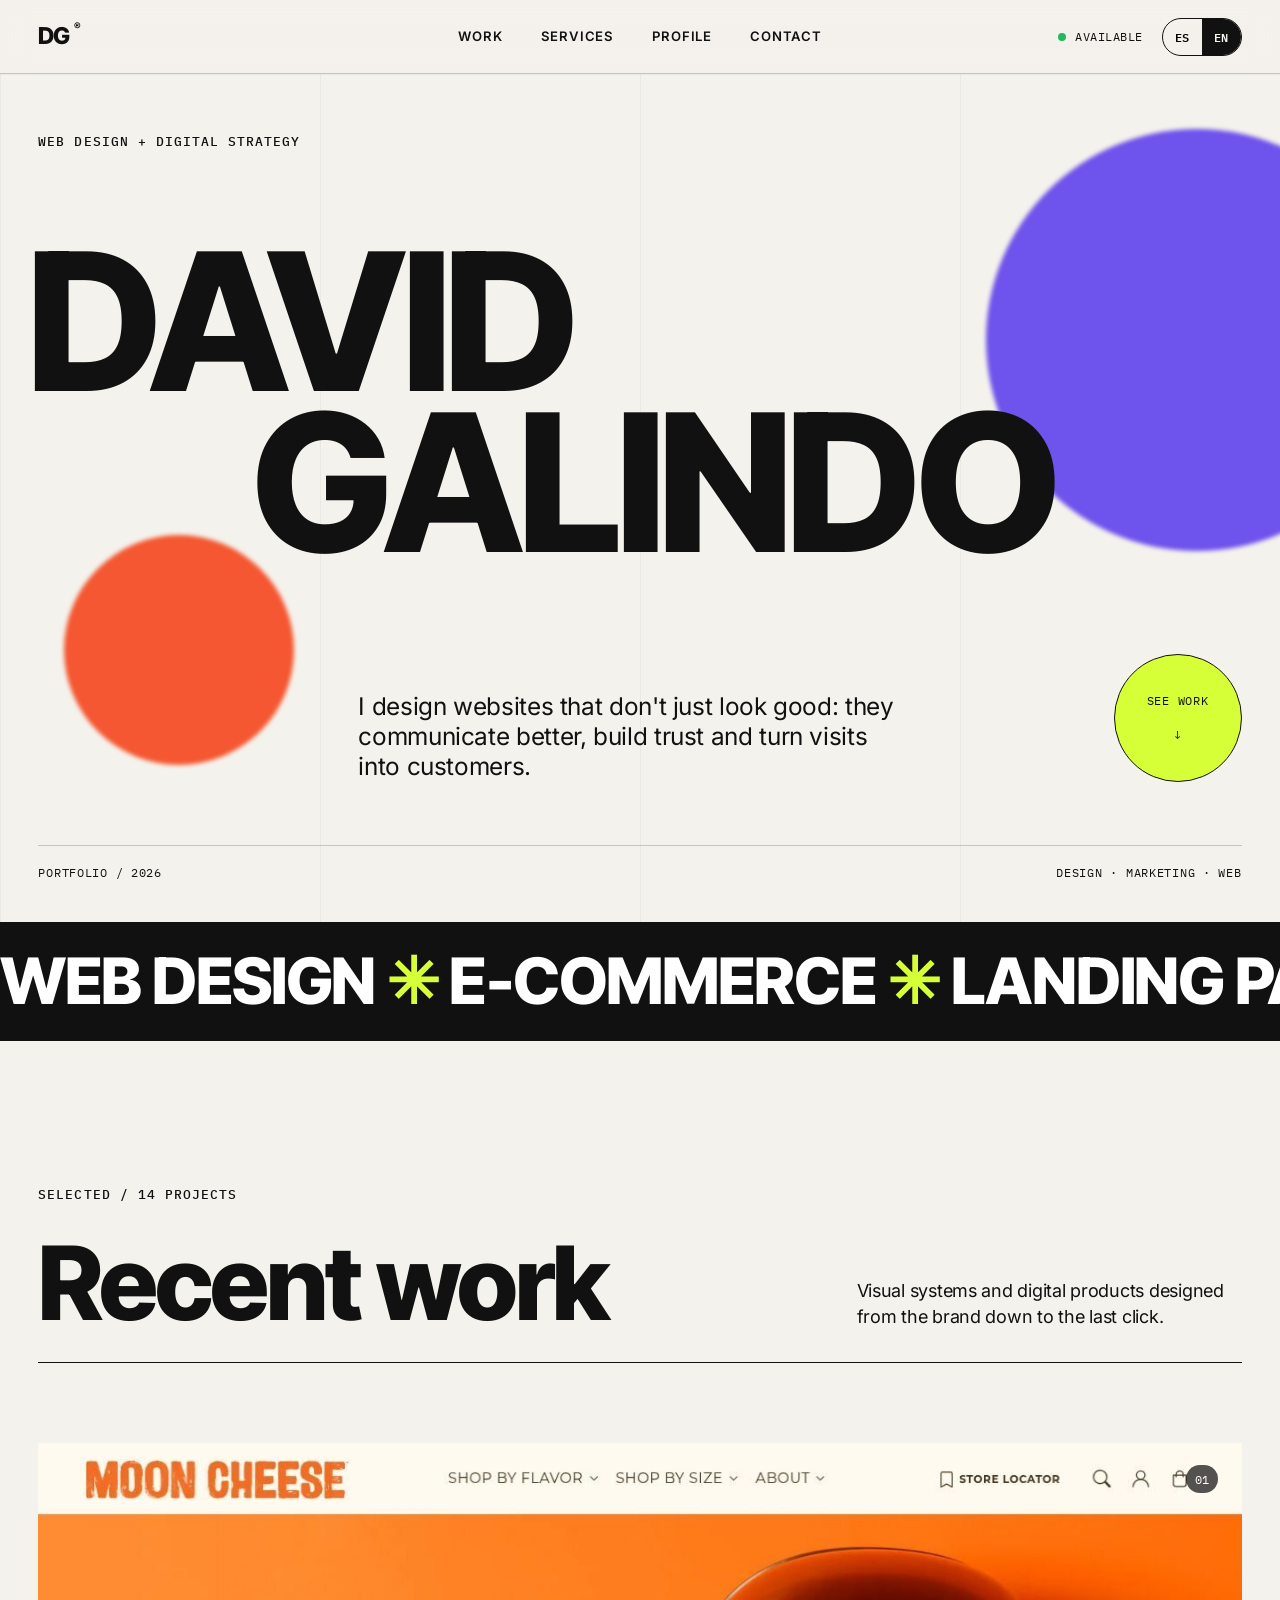
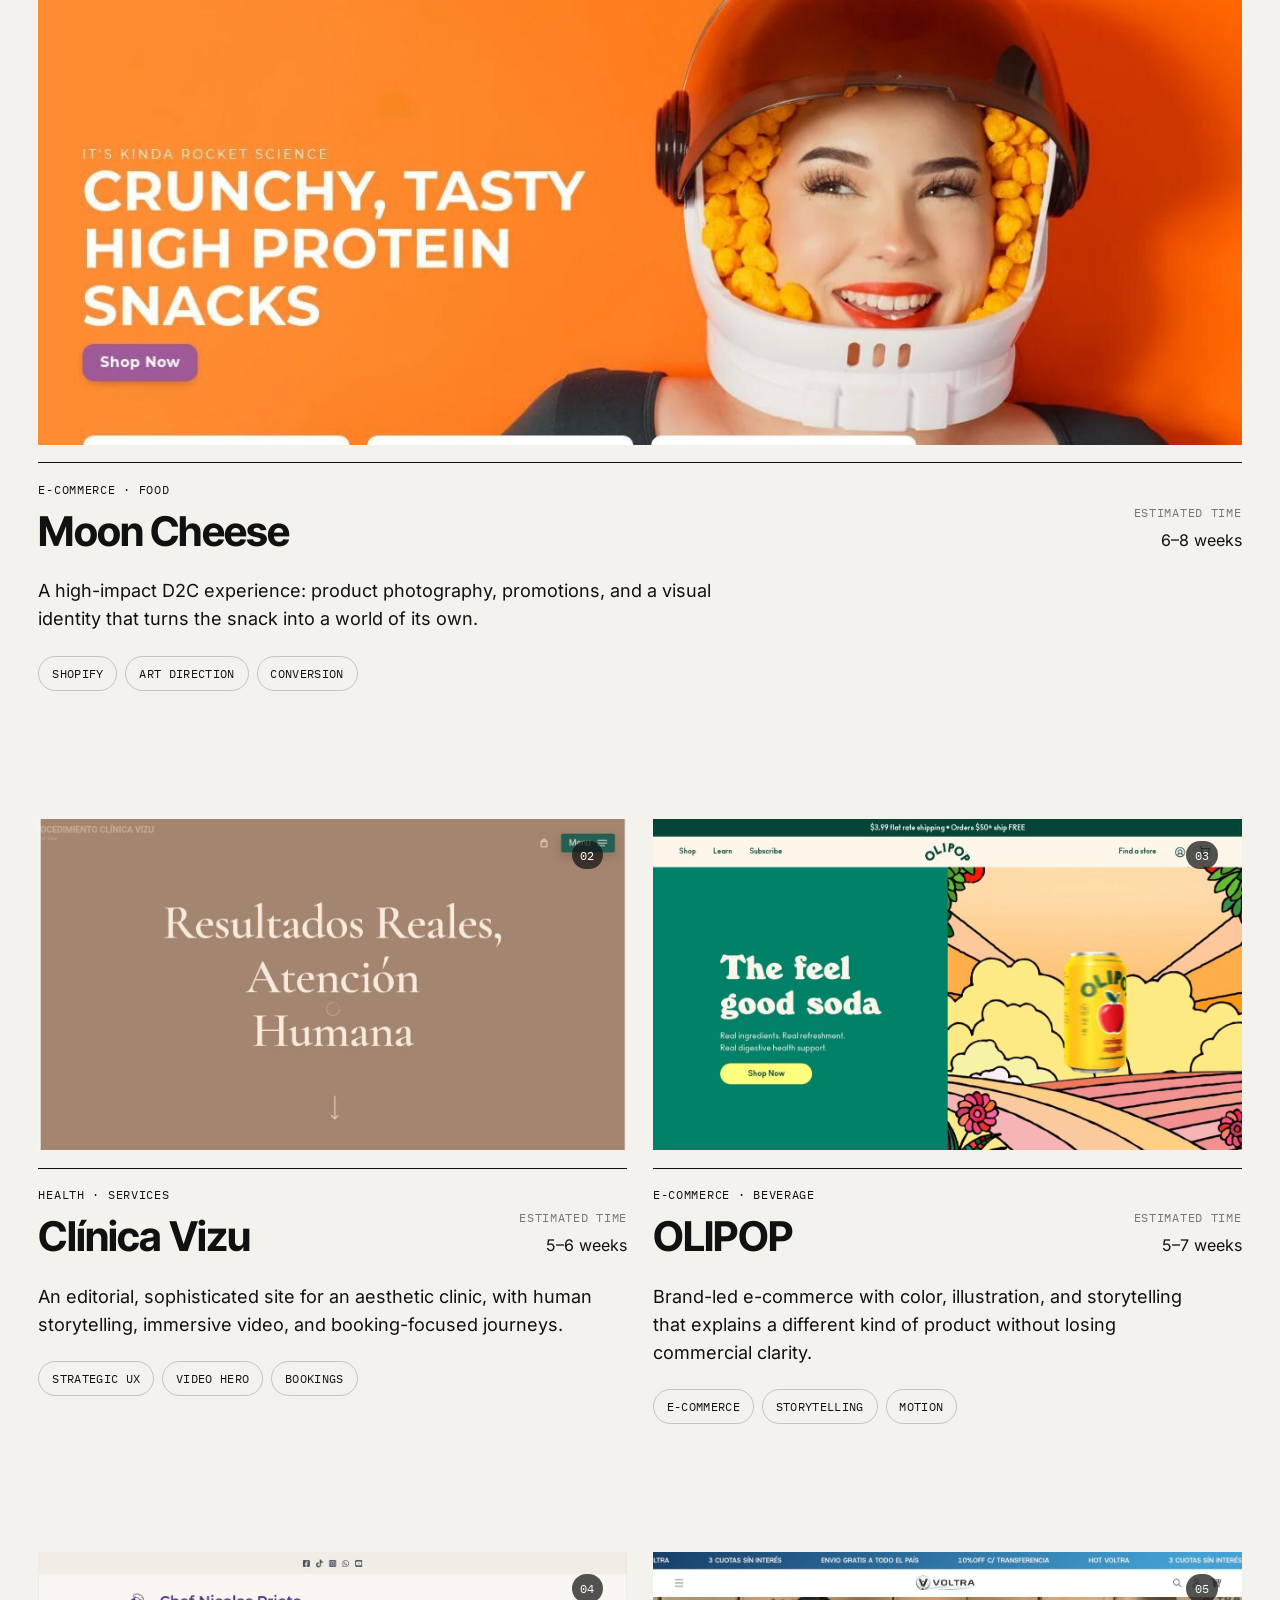
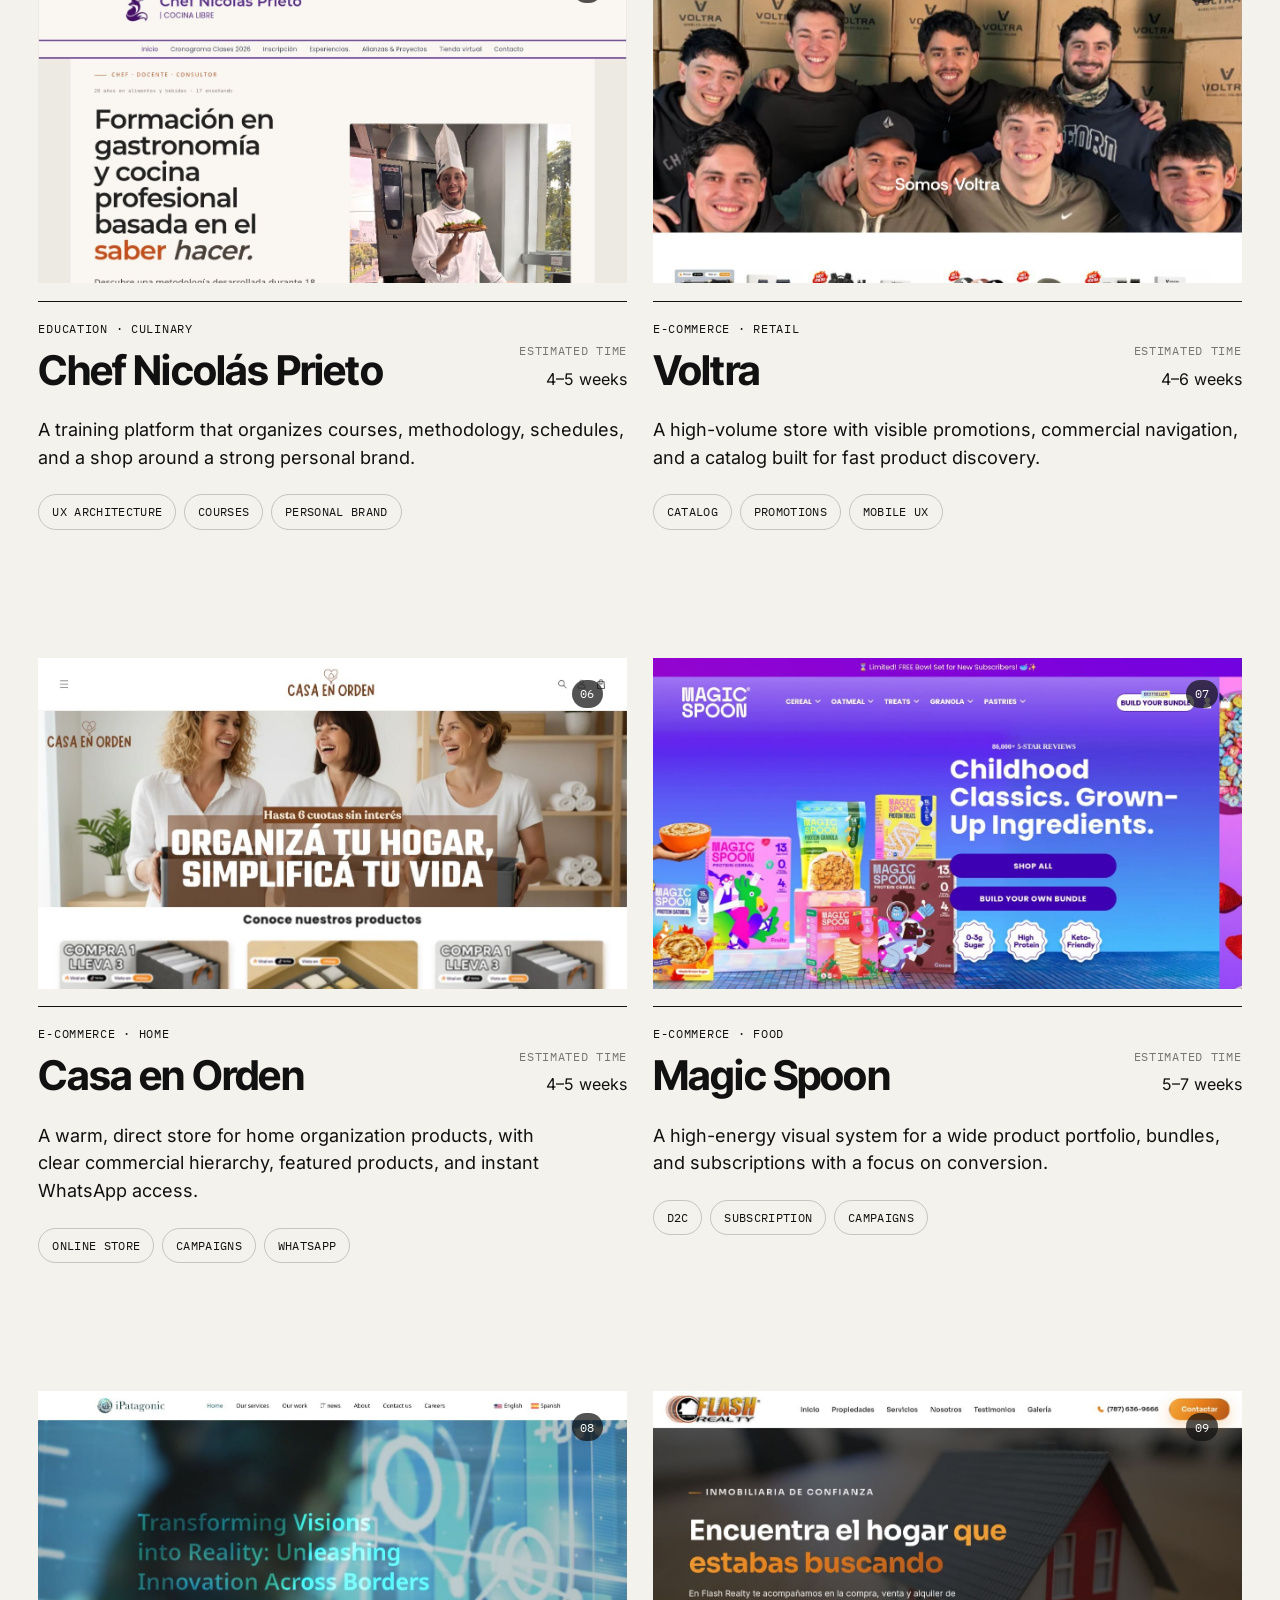
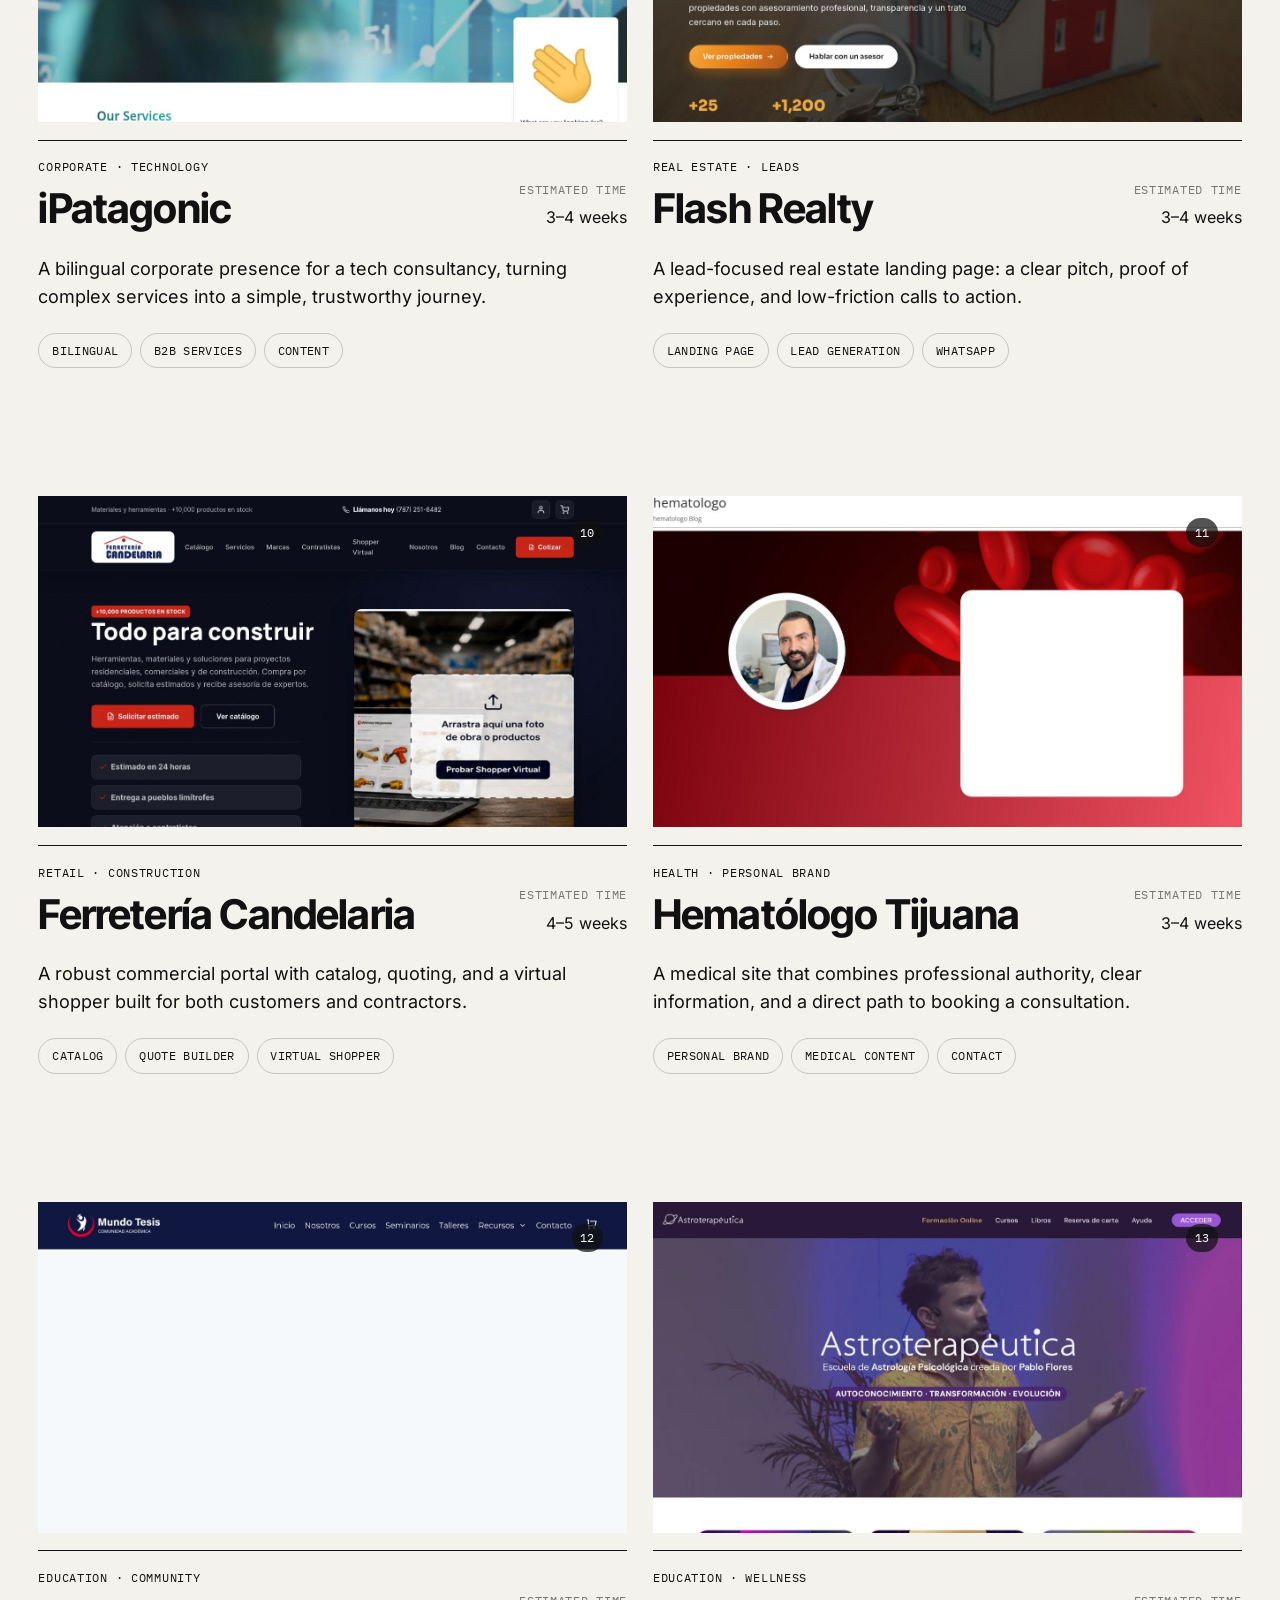
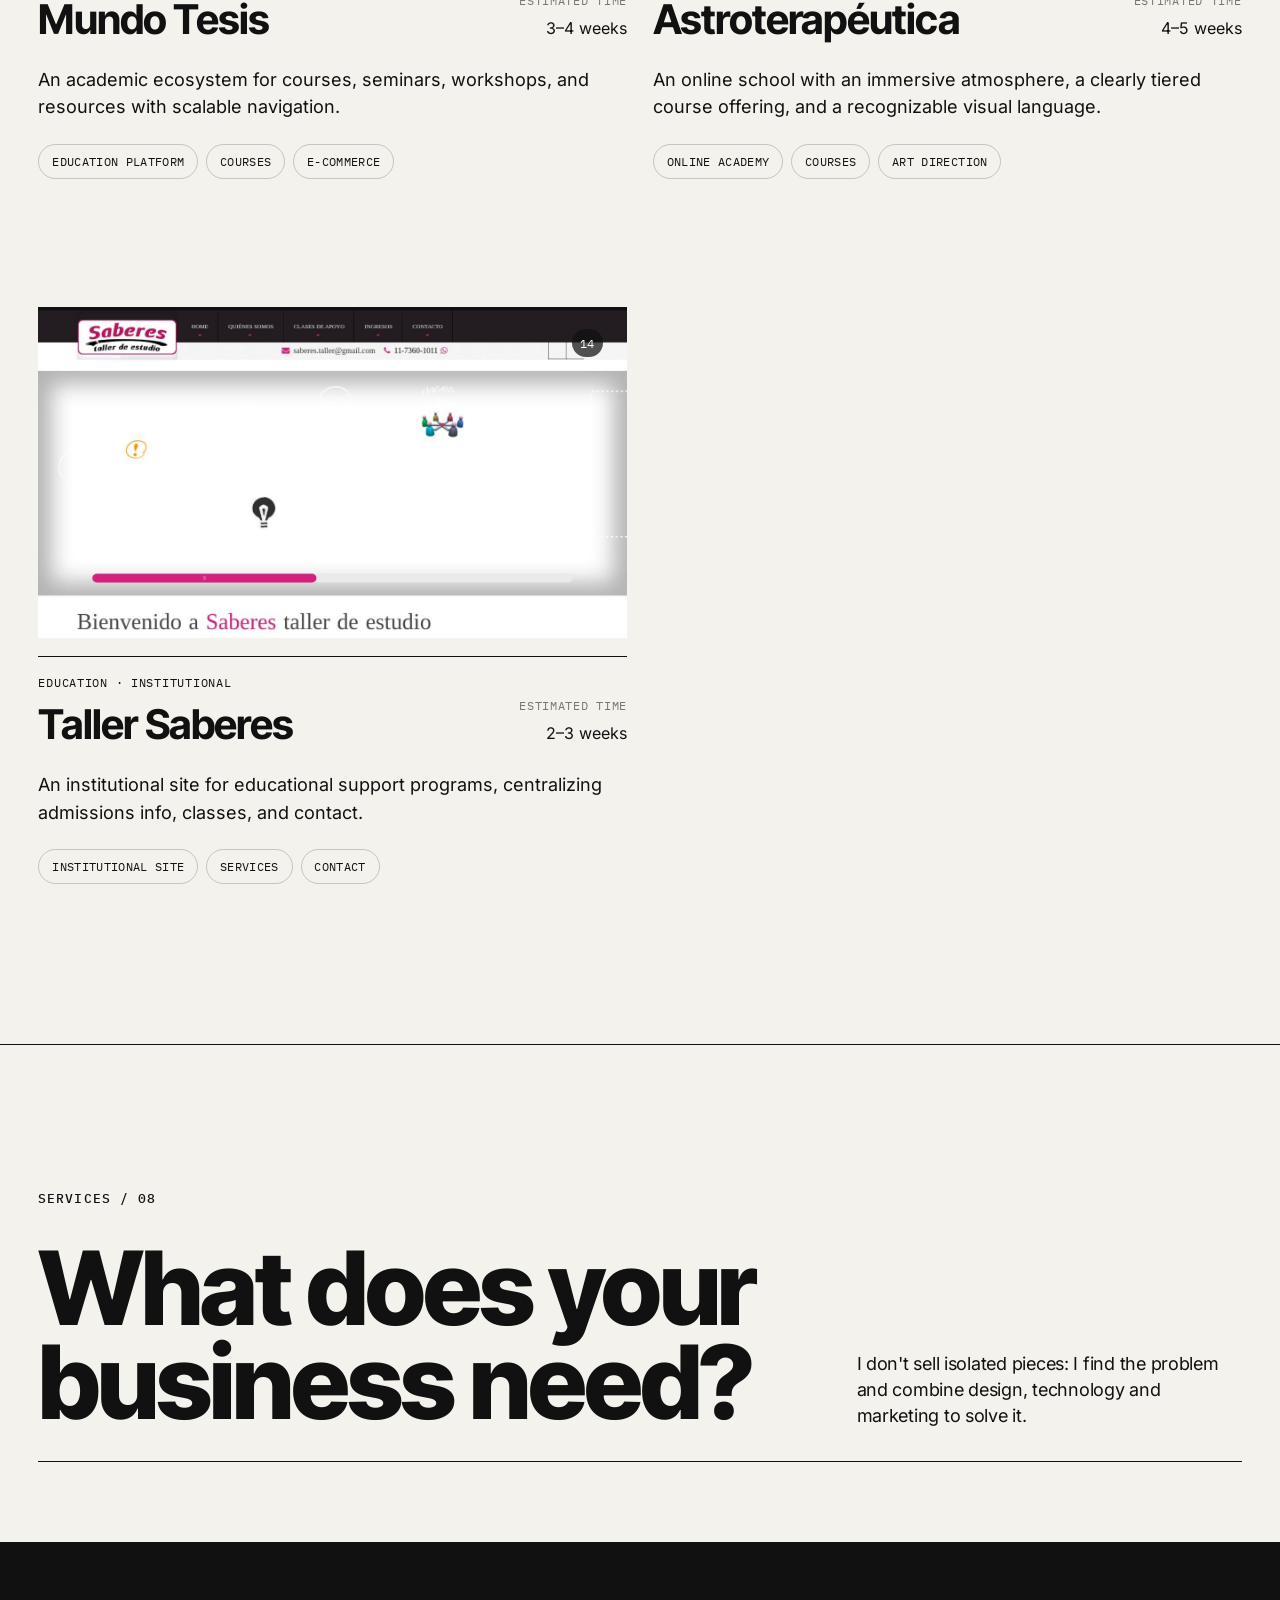
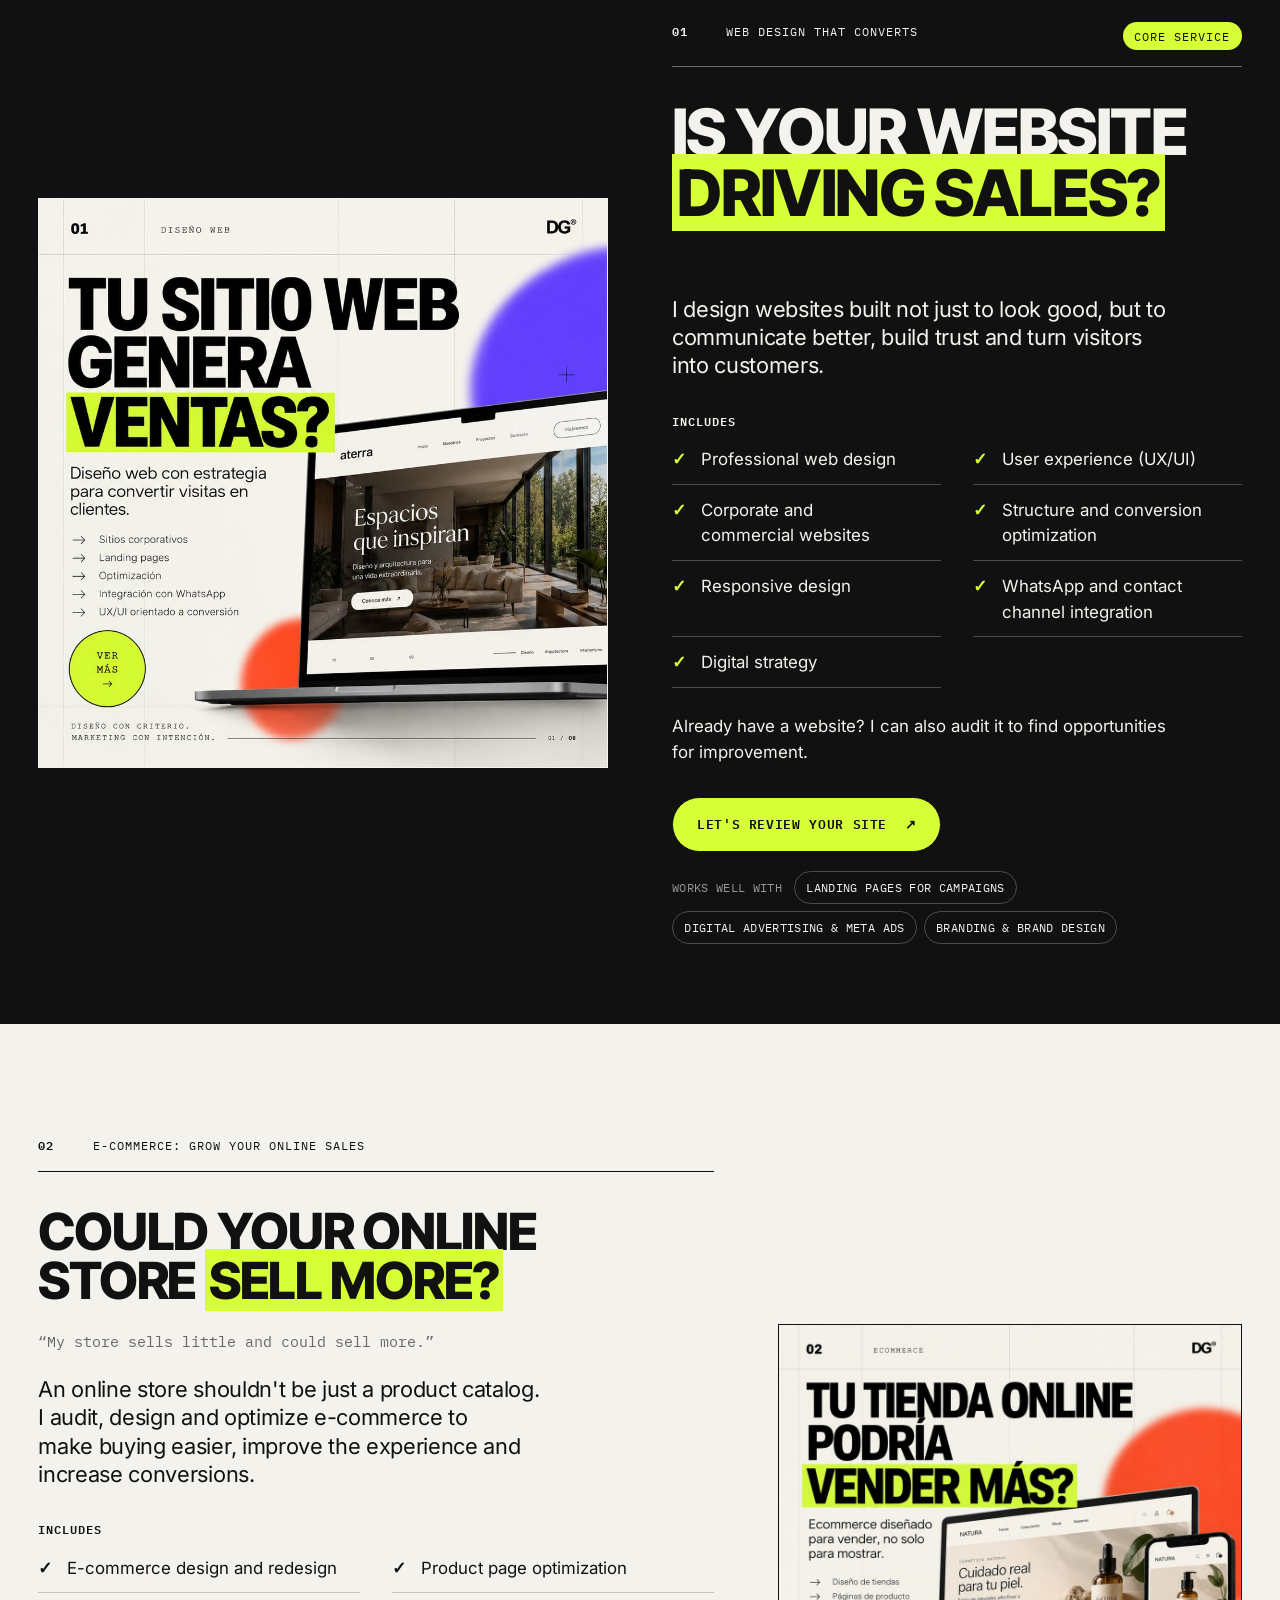
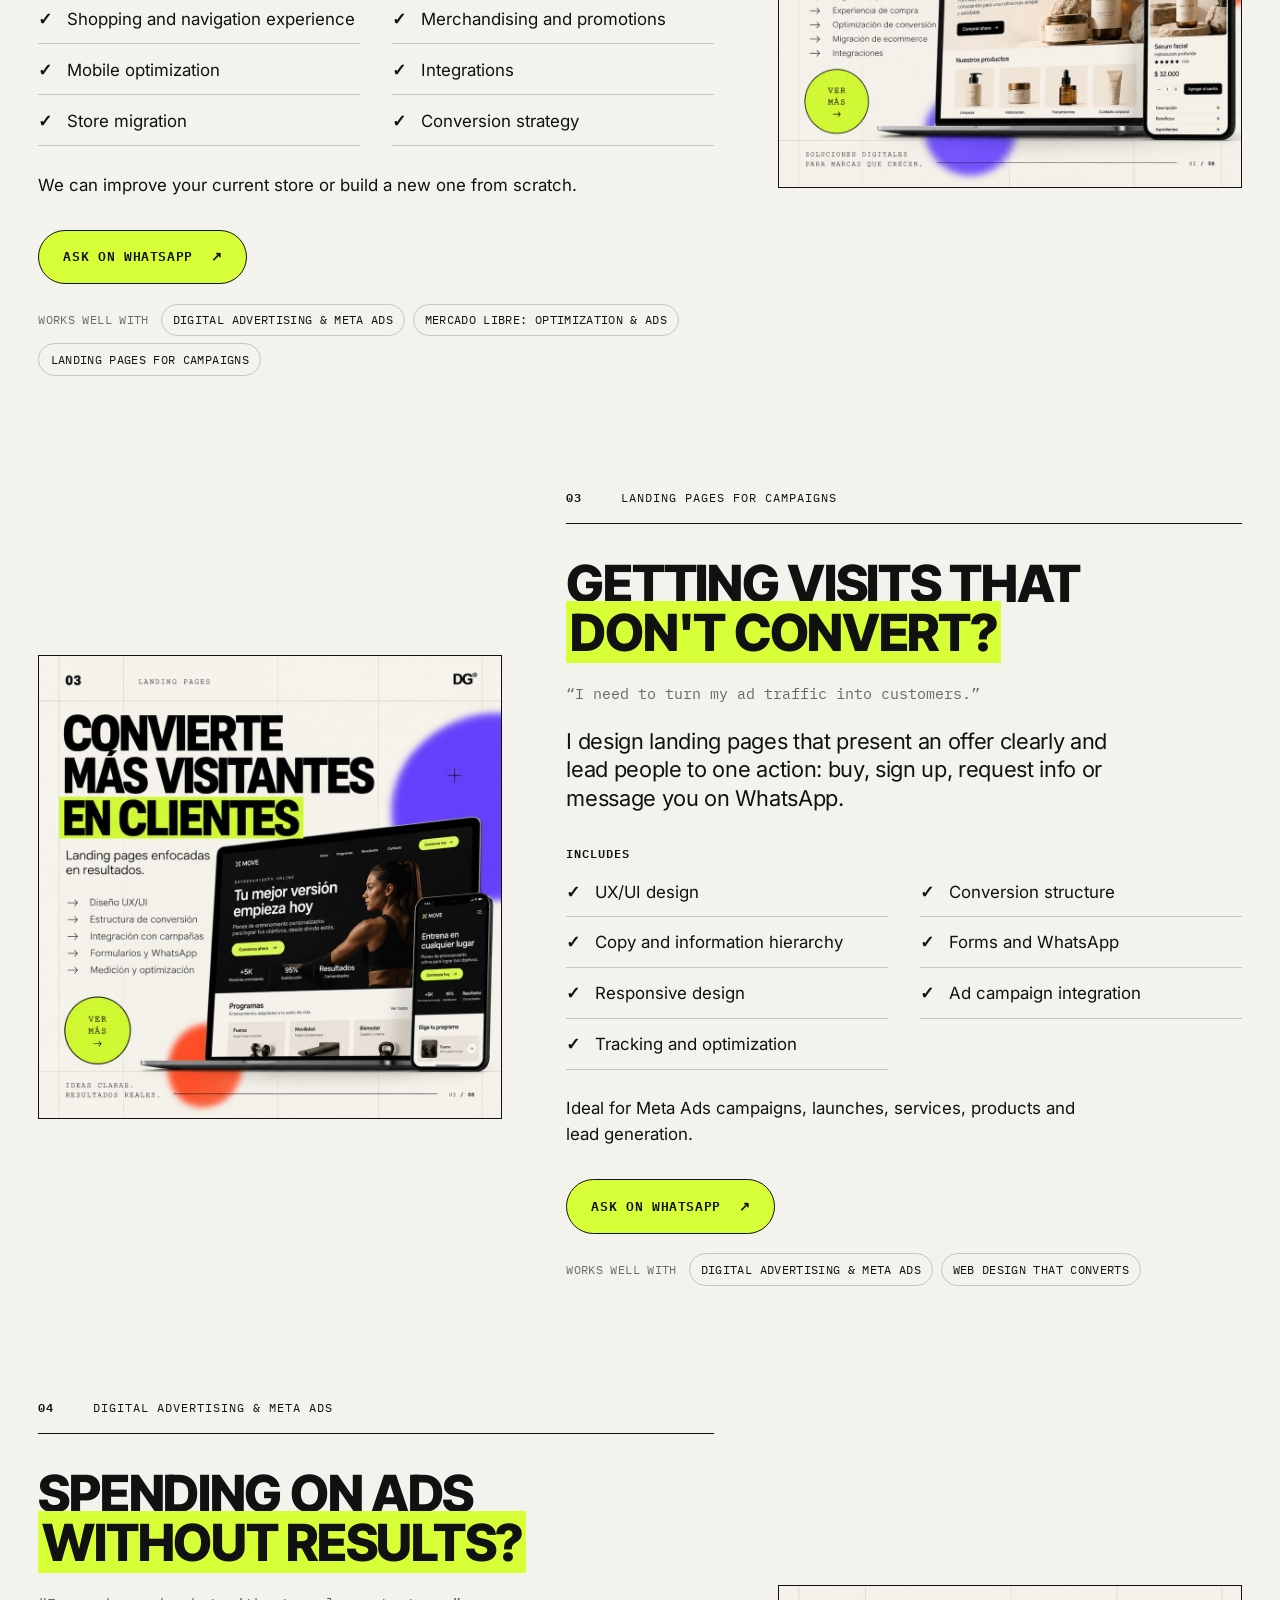
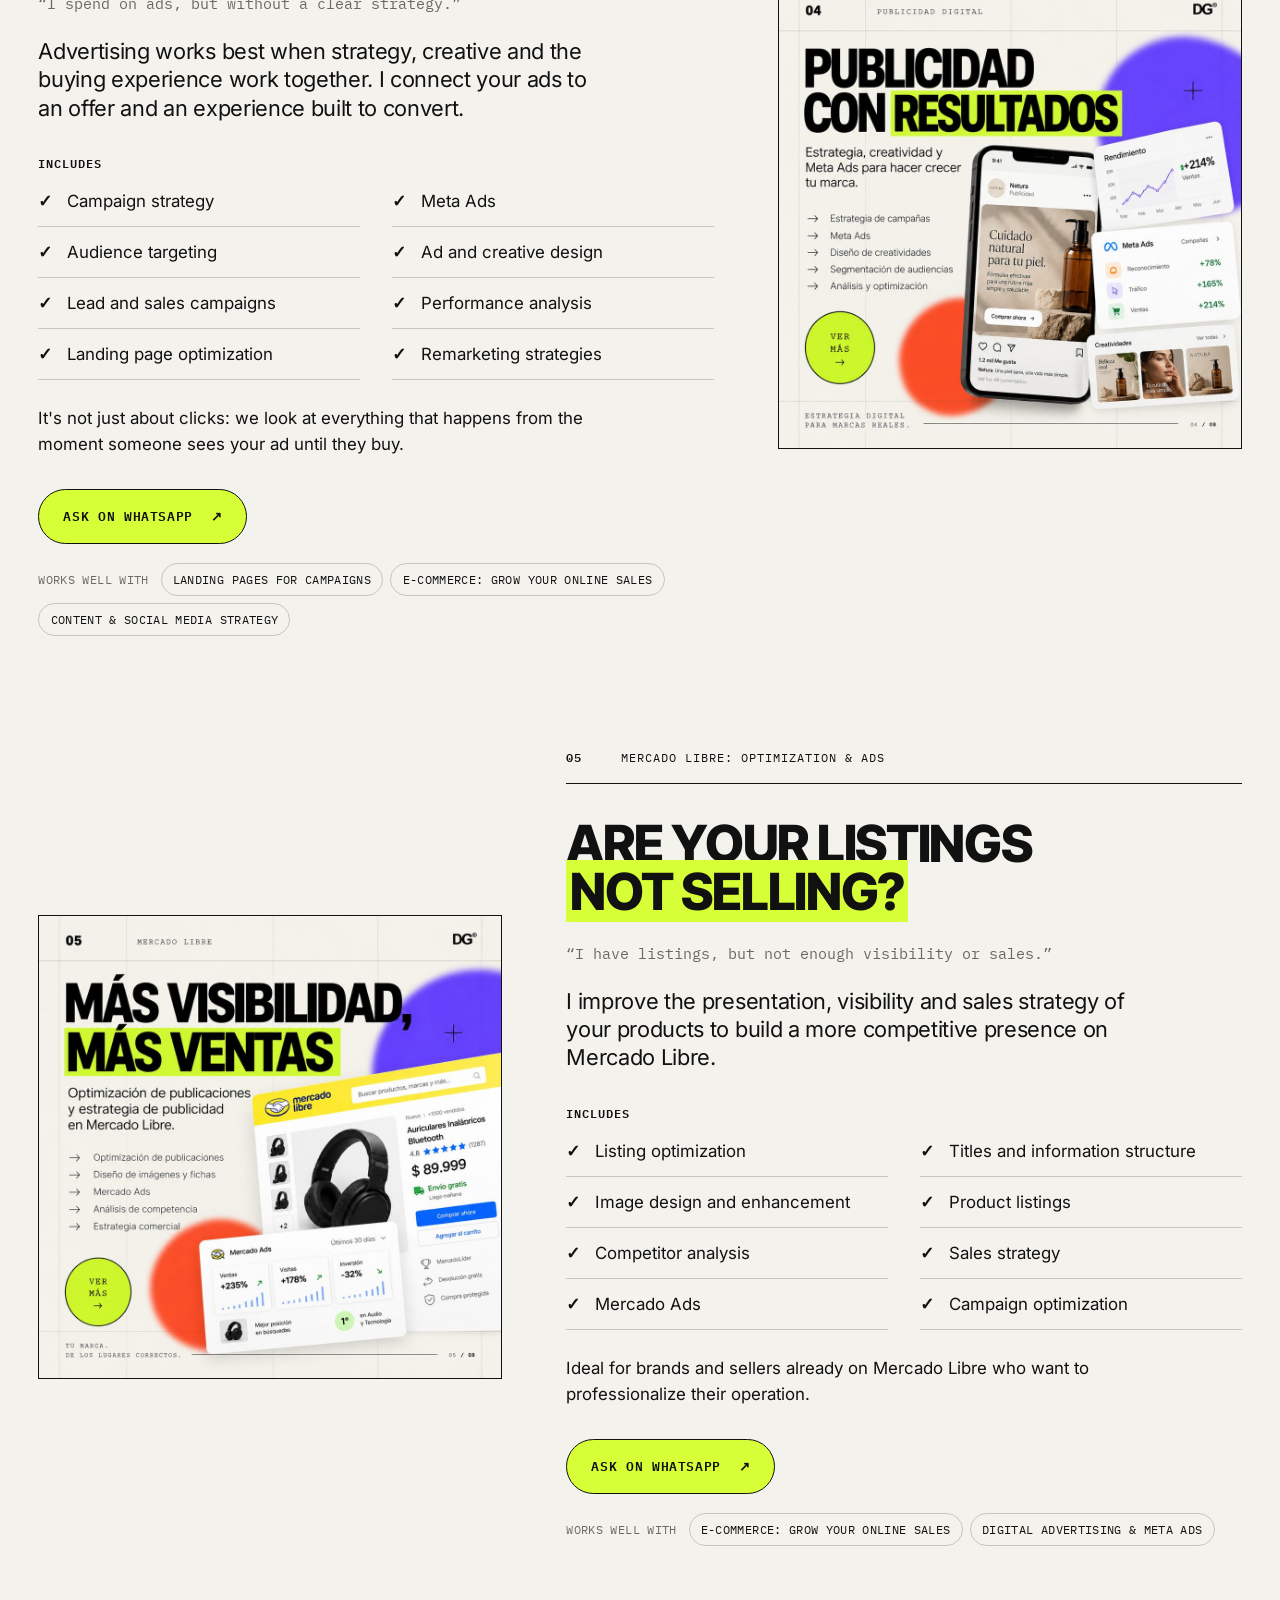
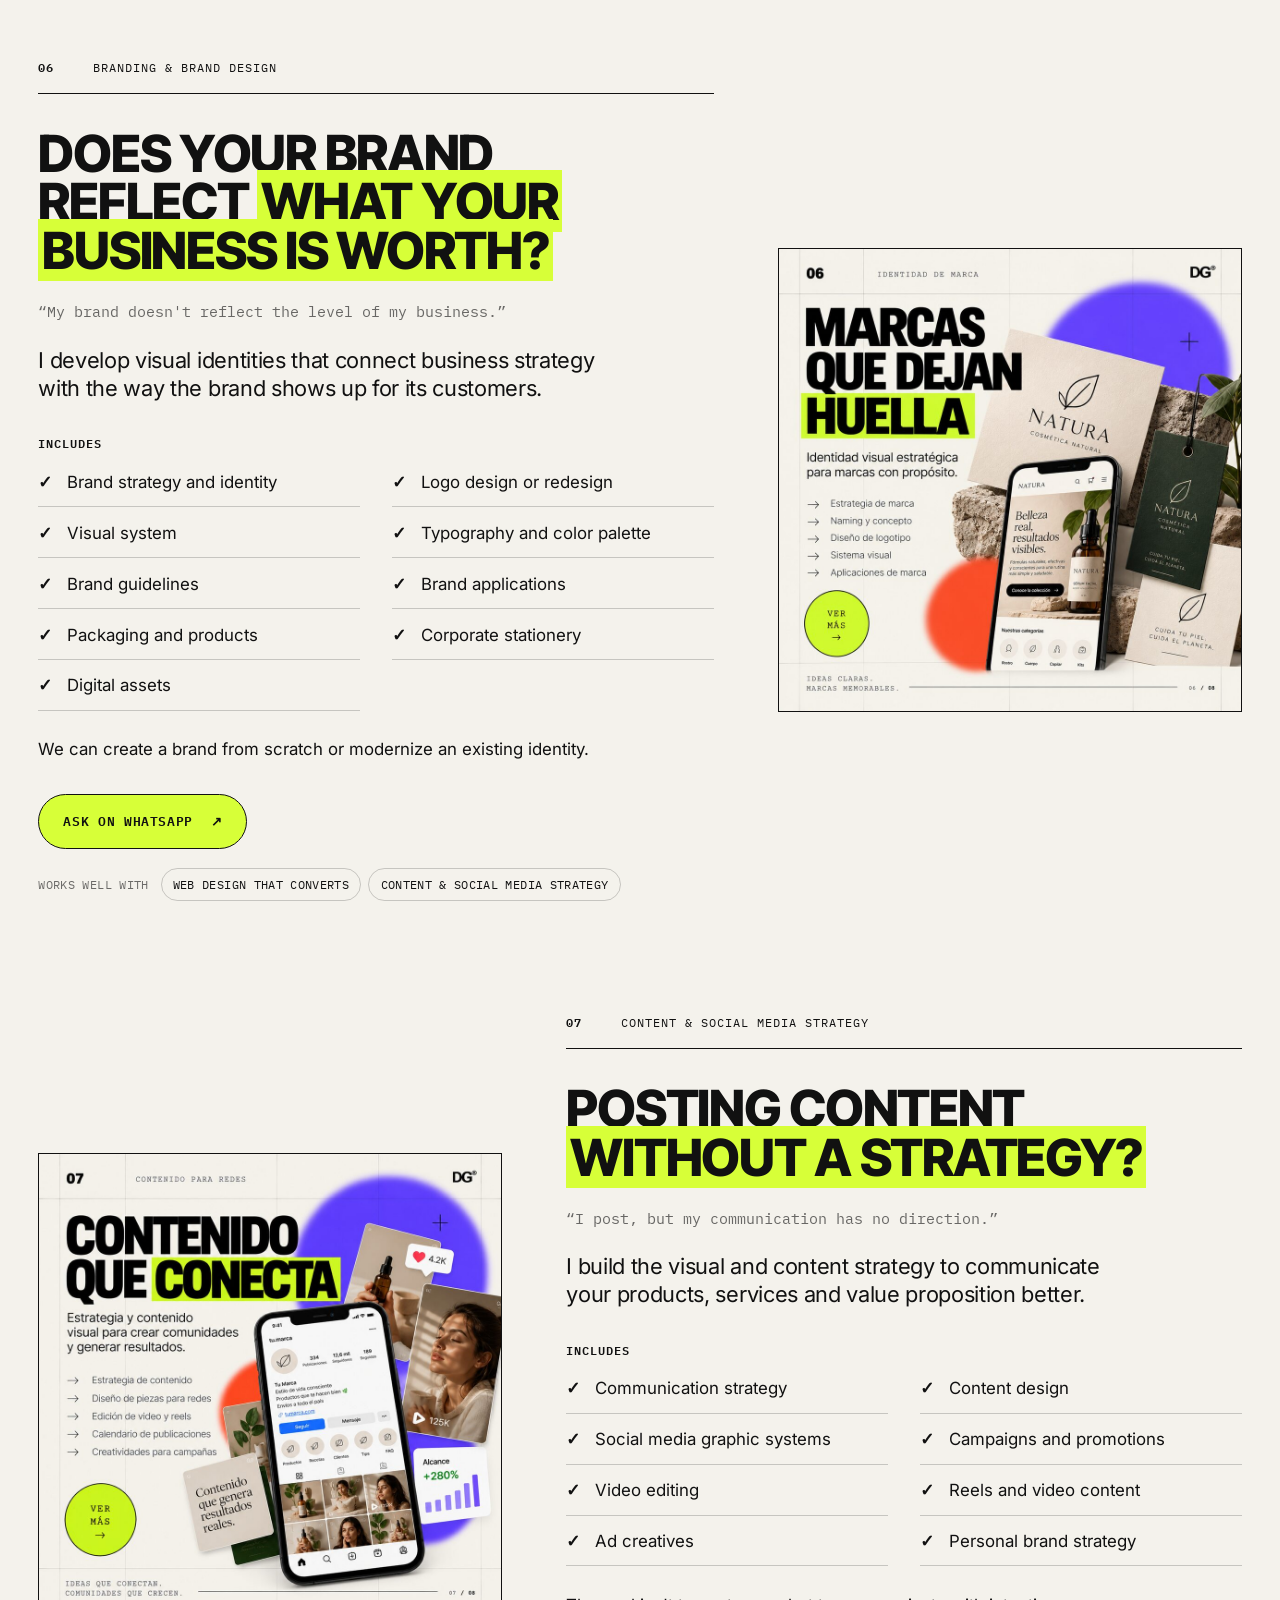
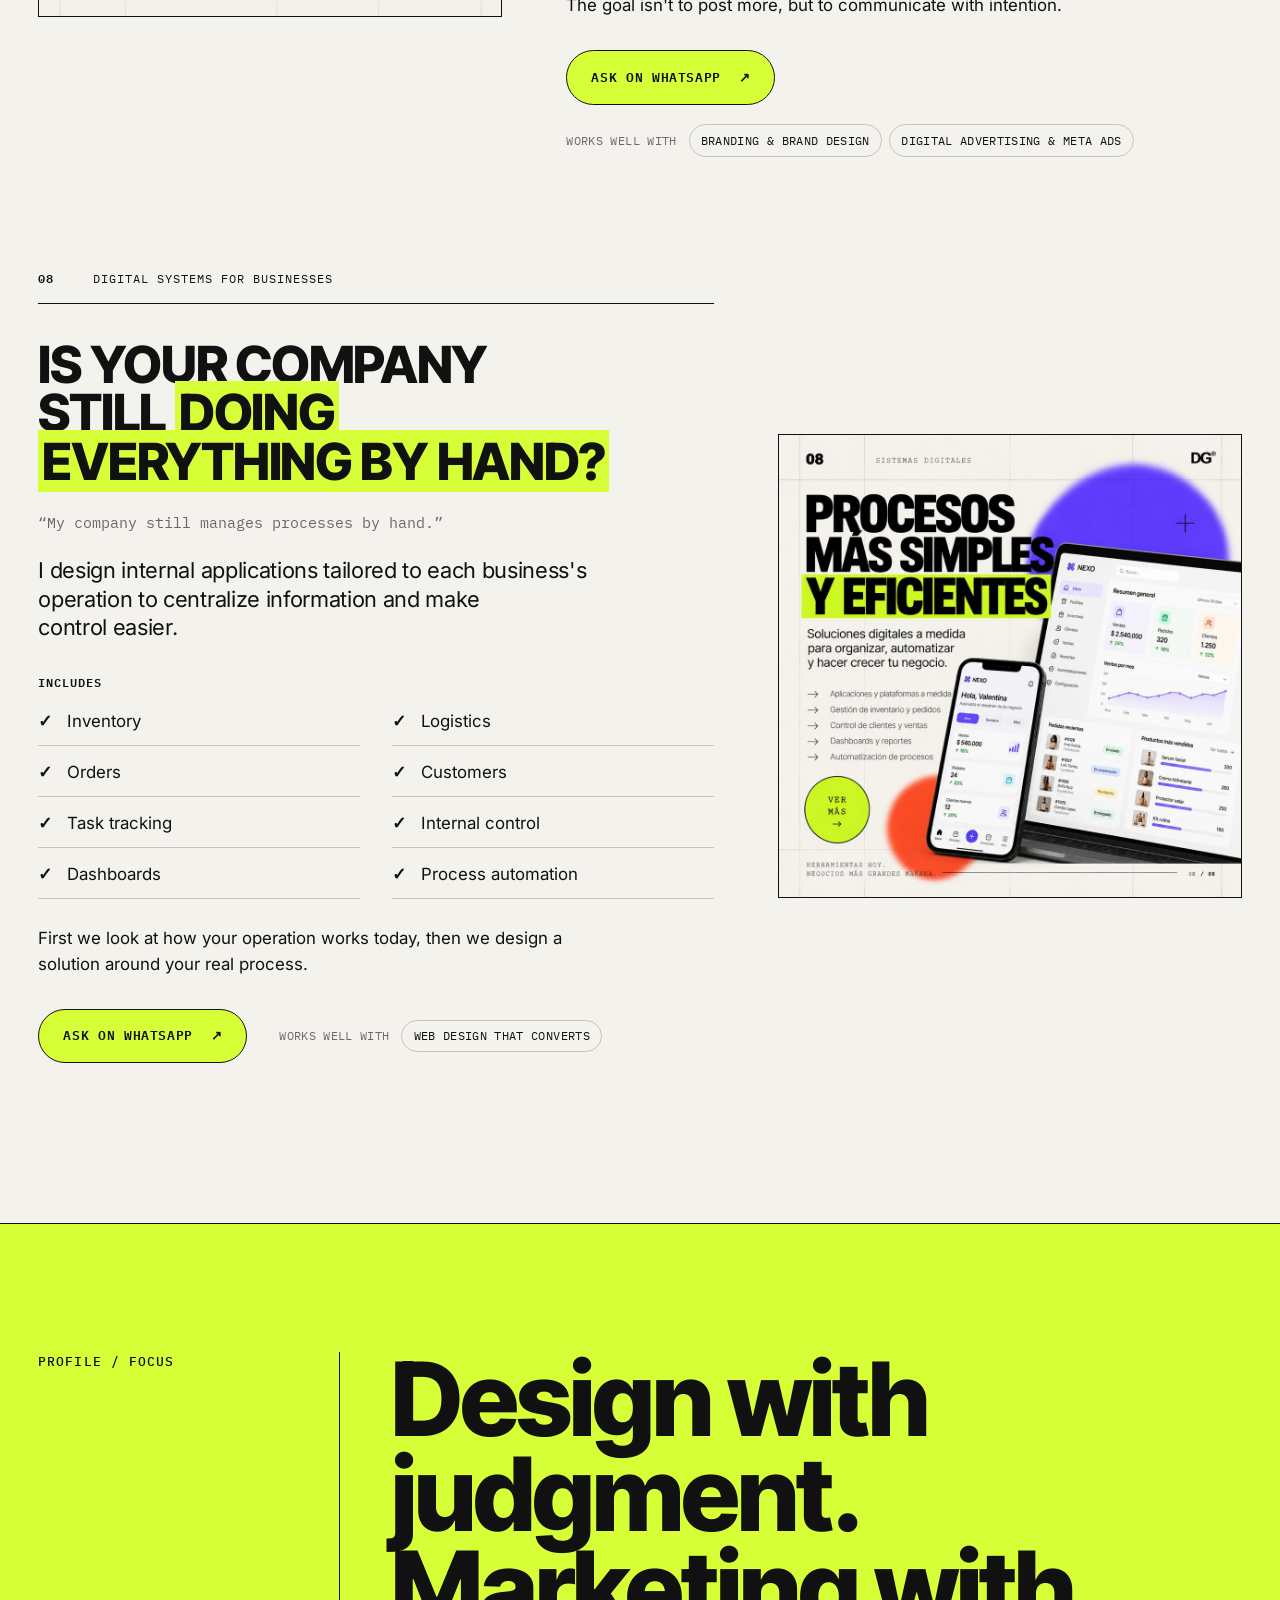
<file: version-anterior/index.html>
<!doctype html>
<html lang="es">
  <head>
    <meta charset="utf-8" />
    <meta name="viewport" content="width=device-width, initial-scale=1" />
    <meta
      name="description"
      content="Portafolio de David Galindo, diseñador web y estratega digital. Sitios, ecommerce y landing pages pensados para convertir visitas en clientes."
    />
    <meta name="theme-color" content="#f4f2ec" />
    <title>David Galindo — Diseño web & Estrategia digital</title>
    <link
      rel="alternate"
      hreflang="es"
      href="https://davidcortes377.github.io/portafolio-david-galindo/?lang=es"
    />
    <link
      rel="alternate"
      hreflang="en"
      href="https://davidcortes377.github.io/portafolio-david-galindo/?lang=en"
    />
    <link
      rel="alternate"
      hreflang="x-default"
      href="https://davidcortes377.github.io/portafolio-david-galindo/"
    />
    <link
      rel="canonical"
      href="https://davidcortes377.github.io/portafolio-david-galindo/"
    />
    <link
      rel="icon"
      href="data:image/svg+xml,%3Csvg xmlns='http://www.w3.org/2000/svg' viewBox='0 0 64 64'%3E%3Crect width='64' height='64' rx='14' fill='%23111'/%3E%3Ctext x='50%25' y='54%25' dominant-baseline='middle' text-anchor='middle' font-family='Arial,Helvetica,sans-serif' font-weight='800' font-size='30' letter-spacing='-2' fill='%23d7ff38'%3EDG%3C/text%3E%3C/svg%3E"
    />
    <meta property="og:type" content="website" />
    <meta property="og:site_name" content="David Galindo" />
    <meta property="og:title" content="David Galindo — Diseño web & Estrategia digital" />
    <meta
      property="og:description"
      content="Diseño web, ecommerce y landing pages con estrategia para convertir visitas en clientes. Más branding, publicidad digital y Mercado Libre."
    />
    <meta
      property="og:url"
      content="https://davidcortes377.github.io/portafolio-david-galindo/"
    />
    <meta
      property="og:image"
      content="https://davidcortes377.github.io/portafolio-david-galindo/og-image.jpg"
    />
    <meta property="og:image:width" content="1200" />
    <meta property="og:image:height" content="630" />
    <meta property="og:locale" content="es_AR" />
    <meta property="og:locale:alternate" content="en_US" />
    <meta name="twitter:card" content="summary_large_image" />
    <script type="application/ld+json">
      {
        "@context": "https://schema.org",
        "@type": "Person",
        "name": "David Galindo",
        "jobTitle": "Diseñador web y estratega digital",
        "url": "https://davidcortes377.github.io/portafolio-david-galindo/",
        "knowsAbout": [
          "Diseño web",
          "E-commerce",
          "Landing pages",
          "Meta Ads",
          "Mercado Libre",
          "Branding",
          "Estrategia digital"
        ],
        "contactPoint": {
          "@type": "ContactPoint",
          "contactType": "WhatsApp",
          "url": "https://wa.me/541125546238"
        }
      }
    </script>
    <link rel="stylesheet" href="../styles.css" />
  </head>
  <body>
    <a class="skip-link" href="#main" data-i18n="nav.skip">Saltar al contenido</a>
    <header class="site-header">
      <a
        class="monogram"
        href="#inicio"
        data-i18n-aria="nav.homeAria"
        aria-label="Ir al inicio"
      >
        DG<span>®</span>
      </a>
      <nav
        id="site-nav"
        data-i18n-aria="nav.mainAria"
        aria-label="Navegación principal"
      >
        <a href="#proyectos" data-i18n="nav.work">Proyectos</a>
        <a href="#servicios" data-i18n="nav.services">Servicios</a>
        <a href="#perfil" data-i18n="nav.profile">Perfil</a>
        <a href="#contacto" data-i18n="nav.contact">Contacto</a>
        <a
          class="nav-contact"
          href="https://wa.me/541125546238"
          data-wa
          target="_blank"
          rel="noreferrer"
          ><span data-i18n="nav.cta">Escribime</span><span>↗</span></a
        >
      </nav>
      <div class="header-right">
        <span class="availability"
          ><i></i><span data-i18n="header.available">Disponible</span></span
        >
        <div
          class="lang-switch"
          role="group"
          data-i18n-aria="lang.groupAria"
          aria-label="Seleccionar idioma"
        >
          <button
            class="lang-btn"
            type="button"
            data-lang="es"
            aria-pressed="true"
            lang="es"
          >
            ES
          </button>
          <button
            class="lang-btn"
            type="button"
            data-lang="en"
            aria-pressed="false"
            lang="en"
          >
            EN
          </button>
        </div>
      </div>
      <button
        class="nav-toggle"
        type="button"
        aria-expanded="false"
        aria-controls="site-nav"
        aria-label="Abrir menú"
      >
        <span></span><span></span><span></span>
      </button>
    </header>

    <main id="main">
      <section class="hero" id="inicio">
        <div class="hero-orb orb-one" aria-hidden="true"></div>
        <div class="hero-orb orb-two" aria-hidden="true"></div>
        <p class="eyebrow" data-i18n="hero.eyebrow">
          Diseño web + estrategia digital
        </p>
        <h1>David<br /><span>Galindo</span></h1>
        <div class="hero-bottom">
          <p class="hero-intro" data-i18n="hero.intro">
            Diseño sitios web que no solo se ven bien: comunican mejor, generan confianza y convierten visitas en clientes.
          </p>
          <a
            class="round-link"
            href="#proyectos"
            data-i18n-aria="hero.ctaAria"
            aria-label="Ver proyectos"
          >
            <span data-i18n="hero.cta">Ver trabajo</span>↓
          </a>
        </div>
        <div class="hero-index">
          <span data-i18n="hero.indexLeft">PORTFOLIO / 2026</span>
          <span data-i18n="hero.indexRight">DISEÑO · MARKETING · WEB</span>
        </div>
      </section>

      <div class="ticker" aria-hidden="true">
        <div data-i18n-html="ticker">
          DISEÑO WEB <span>✳</span> E-COMMERCE <span>✳</span> LANDING PAGES <span>✳</span> META ADS <span>✳</span> MERCADO LIBRE <span>✳</span> BRANDING <span>✳</span>
          DISEÑO WEB <span>✳</span> E-COMMERCE <span>✳</span> LANDING PAGES <span>✳</span> META ADS <span>✳</span> MERCADO LIBRE <span>✳</span> BRANDING <span>✳</span>
        </div>
      </div>

      <section class="work-section" id="proyectos">
        <div class="section-head">
          <div>
            <p class="eyebrow" data-i18n="work.eyebrow">
              Selección / 14 proyectos
            </p>
            <h2 data-i18n="work.title">Trabajo reciente</h2>
          </div>
          <p data-i18n="work.lead">
            Sistemas visuales y productos digitales pensados desde la marca
            hasta el último clic.
          </p>
        </div>

        <div class="project-grid">
          <article class="project-card project-xl" data-project="Moon Cheese">
            <a
              class="project-visual"
              href="https://mooncheese.com/"
              target="_blank"
              rel="noreferrer"
              data-i18n-aria="project.visitAria"
              aria-label="Visitar Moon Cheese"
            >
              <img
                src="../projects/moon-cheese.jpg"
                width="1359"
                height="933"
                decoding="async"
                fetchpriority="high"
                data-i18n-alt="project.shotAlt"
                alt="Captura de pantalla del sitio Moon Cheese"
              />
              <span class="visit-pill"
                ><span data-i18n="project.visit">Visitar sitio</span>
                <span>↗</span></span
              >
              <span class="project-number">01</span>
            </a>
            <div class="project-copy">
              <div class="project-title-row">
                <div>
                  <p class="project-type" data-i18n="p1.type">
                    E-commerce · Food
                  </p>
                  <h3>Moon Cheese</h3>
                </div>
                <p class="project-time">
                  <span class="pt-label" data-i18n="project.timeLabel"
                    >Tiempo estimado</span
                  ><span data-i18n="p1.time">6–8 semanas</span>
                </p>
              </div>
              <p class="project-summary" data-i18n="p1.summary">
                Una experiencia D2C de alto impacto: fotografía de producto,
                promociones y una identidad visual que convierte el snack en un
                universo propio.
              </p>
              <div class="tags">
                <span data-i18n="p1.tag1">Shopify</span
                ><span data-i18n="p1.tag2">Dirección visual</span
                ><span data-i18n="p1.tag3">Conversión</span>
              </div>
            </div>
          </article>

          <article class="project-card project-wide" data-project="Clínica Vizu">
            <a
              class="project-visual"
              href="https://clinicavizu.com/"
              target="_blank"
              rel="noreferrer"
              data-i18n-aria="project.visitAria"
              aria-label="Visitar Clínica Vizu"
            >
              <img
                src="../projects/clinica-vizu.jpg"
                width="1333"
                height="926"
                decoding="async"
                data-i18n-alt="project.shotAlt"
                alt="Captura de pantalla del sitio Clínica Vizu"
                loading="lazy"
              />
              <span class="visit-pill"
                ><span data-i18n="project.visit">Visitar sitio</span>
                <span>↗</span></span
              >
              <span class="project-number">02</span>
            </a>
            <div class="project-copy">
              <div class="project-title-row">
                <div>
                  <p class="project-type" data-i18n="p2.type">
                    Salud · Servicios
                  </p>
                  <h3>Clínica Vizu</h3>
                </div>
                <p class="project-time">
                  <span class="pt-label" data-i18n="project.timeLabel"
                    >Tiempo estimado</span
                  ><span data-i18n="p2.time">5–6 semanas</span>
                </p>
              </div>
              <p class="project-summary" data-i18n="p2.summary">
                Sitio editorial y sofisticado para una clínica estética, con
                narrativa humana, video inmersivo y recorridos orientados a
                reserva.
              </p>
              <div class="tags">
                <span data-i18n="p2.tag1">UX estratégico</span
                ><span data-i18n="p2.tag2">Video hero</span
                ><span data-i18n="p2.tag3">Reservas</span>
              </div>
            </div>
          </article>

          <article class="project-card project-wide" data-project="OLIPOP">
            <a
              class="project-visual"
              href="https://drinkolipop.com/"
              target="_blank"
              rel="noreferrer"
              data-i18n-aria="project.visitAria"
              aria-label="Visitar OLIPOP"
            >
              <img
                src="../projects/olipop.jpg"
                width="1333"
                height="926"
                decoding="async"
                data-i18n-alt="project.shotAlt"
                alt="Captura de pantalla del sitio OLIPOP"
                loading="lazy"
              />
              <span class="visit-pill"
                ><span data-i18n="project.visit">Visitar sitio</span>
                <span>↗</span></span
              >
              <span class="project-number">03</span>
            </a>
            <div class="project-copy">
              <div class="project-title-row">
                <div>
                  <p class="project-type" data-i18n="p3.type">
                    E-commerce · Beverage
                  </p>
                  <h3>OLIPOP</h3>
                </div>
                <p class="project-time">
                  <span class="pt-label" data-i18n="project.timeLabel"
                    >Tiempo estimado</span
                  ><span data-i18n="p3.time">5–7 semanas</span>
                </p>
              </div>
              <p class="project-summary" data-i18n="p3.summary">
                E-commerce de marca con color, ilustración y storytelling para
                explicar una propuesta de producto diferente sin perder
                claridad comercial.
              </p>
              <div class="tags">
                <span data-i18n="p3.tag1">E-commerce</span
                ><span data-i18n="p3.tag2">Storytelling</span
                ><span data-i18n="p3.tag3">Motion</span>
              </div>
            </div>
          </article>

          <article
            class="project-card project-tall"
            data-project="Chef Nicolás Prieto"
          >
            <a
              class="project-visual"
              href="https://chefnicolasprieto.com/"
              target="_blank"
              rel="noreferrer"
              data-i18n-aria="project.visitAria"
              aria-label="Visitar Chef Nicolás Prieto"
            >
              <img
                src="../projects/chef-nicolas-prieto.jpg"
                width="1333"
                height="926"
                decoding="async"
                data-i18n-alt="project.shotAlt"
                alt="Captura de pantalla del sitio Chef Nicolás Prieto"
                loading="lazy"
              />
              <span class="visit-pill"
                ><span data-i18n="project.visit">Visitar sitio</span>
                <span>↗</span></span
              >
              <span class="project-number">04</span>
            </a>
            <div class="project-copy">
              <div class="project-title-row">
                <div>
                  <p class="project-type" data-i18n="p4.type">
                    Educación · Gastronomía
                  </p>
                  <h3>Chef Nicolás Prieto</h3>
                </div>
                <p class="project-time">
                  <span class="pt-label" data-i18n="project.timeLabel"
                    >Tiempo estimado</span
                  ><span data-i18n="p4.time">4–5 semanas</span>
                </p>
              </div>
              <p class="project-summary" data-i18n="p4.summary">
                Plataforma de formación que ordena cursos, metodología,
                cronogramas y tienda alrededor de una marca personal sólida.
              </p>
              <div class="tags">
                <span data-i18n="p4.tag1">Arquitectura UX</span
                ><span data-i18n="p4.tag2">Cursos</span
                ><span data-i18n="p4.tag3">Marca personal</span>
              </div>
            </div>
          </article>

          <article class="project-card project-standard" data-project="Voltra">
            <a
              class="project-visual"
              href="https://voltra.com.ar/"
              target="_blank"
              rel="noreferrer"
              data-i18n-aria="project.visitAria"
              aria-label="Visitar Voltra"
            >
              <img
                src="../projects/voltra.jpg"
                width="1333"
                height="926"
                decoding="async"
                data-i18n-alt="project.shotAlt"
                alt="Captura de pantalla del sitio Voltra"
                loading="lazy"
              />
              <span class="visit-pill"
                ><span data-i18n="project.visit">Visitar sitio</span>
                <span>↗</span></span
              >
              <span class="project-number">05</span>
            </a>
            <div class="project-copy">
              <div class="project-title-row">
                <div>
                  <p class="project-type" data-i18n="p5.type">
                    E-commerce · Retail
                  </p>
                  <h3>Voltra</h3>
                </div>
                <p class="project-time">
                  <span class="pt-label" data-i18n="project.timeLabel"
                    >Tiempo estimado</span
                  ><span data-i18n="p5.time">4–6 semanas</span>
                </p>
              </div>
              <p class="project-summary" data-i18n="p5.summary">
                Tienda de alto volumen con promociones visibles, navegación
                comercial y catálogo preparado para descubrir productos
                rápidamente.
              </p>
              <div class="tags">
                <span data-i18n="p5.tag1">Catálogo</span
                ><span data-i18n="p5.tag2">Promociones</span
                ><span data-i18n="p5.tag3">Mobile UX</span>
              </div>
            </div>
          </article>

          <article
            class="project-card project-standard"
            data-project="Casa en Orden"
          >
            <a
              class="project-visual"
              href="https://casaenorden.shop"
              target="_blank"
              rel="noreferrer"
              data-i18n-aria="project.visitAria"
              aria-label="Visitar Casa en Orden"
            >
              <img
                src="../projects/casa-en-orden.jpg"
                width="1333"
                height="926"
                decoding="async"
                data-i18n-alt="project.shotAlt"
                alt="Captura de pantalla del sitio Casa en Orden"
                loading="lazy"
              />
              <span class="visit-pill"
                ><span data-i18n="project.visit">Visitar sitio</span>
                <span>↗</span></span
              >
              <span class="project-number">06</span>
            </a>
            <div class="project-copy">
              <div class="project-title-row">
                <div>
                  <p class="project-type" data-i18n="p6.type">
                    E-commerce · Hogar
                  </p>
                  <h3>Casa en Orden</h3>
                </div>
                <p class="project-time">
                  <span class="pt-label" data-i18n="project.timeLabel"
                    >Tiempo estimado</span
                  ><span data-i18n="p6.time">4–5 semanas</span>
                </p>
              </div>
              <p class="project-summary" data-i18n="p6.summary">
                Tienda cálida y directa para soluciones de organización, con
                jerarquía comercial, productos protagonistas y acceso inmediato
                a WhatsApp.
              </p>
              <div class="tags">
                <span data-i18n="p6.tag1">Tienda online</span
                ><span data-i18n="p6.tag2">Campañas</span
                ><span data-i18n="p6.tag3">WhatsApp</span>
              </div>
            </div>
          </article>

          <article class="project-card project-wide" data-project="Magic Spoon">
            <a
              class="project-visual"
              href="https://magicspoon.com/"
              target="_blank"
              rel="noreferrer"
              data-i18n-aria="project.visitAria"
              aria-label="Visitar Magic Spoon"
            >
              <img
                src="../projects/magic-spoon.jpg"
                width="1333"
                height="926"
                decoding="async"
                data-i18n-alt="project.shotAlt"
                alt="Captura de pantalla del sitio Magic Spoon"
                loading="lazy"
              />
              <span class="visit-pill"
                ><span data-i18n="project.visit">Visitar sitio</span>
                <span>↗</span></span
              >
              <span class="project-number">07</span>
            </a>
            <div class="project-copy">
              <div class="project-title-row">
                <div>
                  <p class="project-type" data-i18n="p7.type">
                    E-commerce · Food
                  </p>
                  <h3>Magic Spoon</h3>
                </div>
                <p class="project-time">
                  <span class="pt-label" data-i18n="project.timeLabel"
                    >Tiempo estimado</span
                  ><span data-i18n="p7.time">5–7 semanas</span>
                </p>
              </div>
              <p class="project-summary" data-i18n="p7.summary">
                Sistema visual de máxima energía para un portafolio amplio de
                productos, bundles y suscripciones con foco en conversión.
              </p>
              <div class="tags">
                <span data-i18n="p7.tag1">D2C</span
                ><span data-i18n="p7.tag2">Suscripción</span
                ><span data-i18n="p7.tag3">Campañas</span>
              </div>
            </div>
          </article>

          <article
            class="project-card project-standard"
            data-project="iPatagonic"
          >
            <a
              class="project-visual"
              href="https://ipatagonic.com/"
              target="_blank"
              rel="noreferrer"
              data-i18n-aria="project.visitAria"
              aria-label="Visitar iPatagonic"
            >
              <img
                src="../projects/ipatagonic.jpg"
                width="1333"
                height="926"
                decoding="async"
                data-i18n-alt="project.shotAlt"
                alt="Captura de pantalla del sitio iPatagonic"
                loading="lazy"
              />
              <span class="visit-pill"
                ><span data-i18n="project.visit">Visitar sitio</span>
                <span>↗</span></span
              >
              <span class="project-number">08</span>
            </a>
            <div class="project-copy">
              <div class="project-title-row">
                <div>
                  <p class="project-type" data-i18n="p8.type">
                    Corporativo · Tecnología
                  </p>
                  <h3>iPatagonic</h3>
                </div>
                <p class="project-time">
                  <span class="pt-label" data-i18n="project.timeLabel"
                    >Tiempo estimado</span
                  ><span data-i18n="p8.time">3–4 semanas</span>
                </p>
              </div>
              <p class="project-summary" data-i18n="p8.summary">
                Presencia corporativa bilingüe para consultoría tecnológica,
                con servicios complejos convertidos en un recorrido simple y
                confiable.
              </p>
              <div class="tags">
                <span data-i18n="p8.tag1">Bilingüe</span
                ><span data-i18n="p8.tag2">Servicios B2B</span
                ><span data-i18n="p8.tag3">Contenido</span>
              </div>
            </div>
          </article>

          <article
            class="project-card project-standard"
            data-project="Flash Realty"
          >
            <a
              class="project-visual"
              href="https://nivaxel.site/flash/"
              target="_blank"
              rel="noreferrer"
              data-i18n-aria="project.visitAria"
              aria-label="Visitar Flash Realty"
            >
              <img
                src="../projects/nivaxel-flash.jpg"
                width="1333"
                height="926"
                decoding="async"
                data-i18n-alt="project.shotAlt"
                alt="Captura de pantalla del sitio Flash Realty"
                loading="lazy"
              />
              <span class="visit-pill"
                ><span data-i18n="project.visit">Visitar sitio</span>
                <span>↗</span></span
              >
              <span class="project-number">09</span>
            </a>
            <div class="project-copy">
              <div class="project-title-row">
                <div>
                  <p class="project-type" data-i18n="p9.type">
                    Inmobiliaria · Leads
                  </p>
                  <h3>Flash Realty</h3>
                </div>
                <p class="project-time">
                  <span class="pt-label" data-i18n="project.timeLabel"
                    >Tiempo estimado</span
                  ><span data-i18n="p9.time">3–4 semanas</span>
                </p>
              </div>
              <p class="project-summary" data-i18n="p9.summary">
                Landing inmobiliaria orientada a captación: propuesta clara,
                prueba de experiencia y llamados a la acción de baja fricción.
              </p>
              <div class="tags">
                <span data-i18n="p9.tag1">Landing page</span
                ><span data-i18n="p9.tag2">Generación de leads</span
                ><span data-i18n="p9.tag3">WhatsApp</span>
              </div>
            </div>
          </article>

          <article
            class="project-card project-wide"
            data-project="Ferretería Candelaria"
          >
            <a
              class="project-visual"
              href="https://nivaxel.site/ferreteriacandelaria/"
              target="_blank"
              rel="noreferrer"
              data-i18n-aria="project.visitAria"
              aria-label="Visitar Ferretería Candelaria"
            >
              <img
                src="../projects/ferreteria-candelaria.jpg"
                width="1333"
                height="926"
                decoding="async"
                data-i18n-alt="project.shotAlt"
                alt="Captura de pantalla del sitio Ferretería Candelaria"
                loading="lazy"
              />
              <span class="visit-pill"
                ><span data-i18n="project.visit">Visitar sitio</span>
                <span>↗</span></span
              >
              <span class="project-number">10</span>
            </a>
            <div class="project-copy">
              <div class="project-title-row">
                <div>
                  <p class="project-type" data-i18n="p10.type">
                    Retail · Construcción
                  </p>
                  <h3>Ferretería Candelaria</h3>
                </div>
                <p class="project-time">
                  <span class="pt-label" data-i18n="project.timeLabel"
                    >Tiempo estimado</span
                  ><span data-i18n="p10.time">4–5 semanas</span>
                </p>
              </div>
              <p class="project-summary" data-i18n="p10.summary">
                Portal comercial robusto con catálogo, cotización y un shopper
                virtual pensado para clientes y contratistas.
              </p>
              <div class="tags">
                <span data-i18n="p10.tag1">Catálogo</span
                ><span data-i18n="p10.tag2">Cotizador</span
                ><span data-i18n="p10.tag3">Shopper virtual</span>
              </div>
            </div>
          </article>

          <article
            class="project-card project-standard"
            data-project="Hematólogo Tijuana"
          >
            <a
              class="project-visual"
              href="https://hematologotijuana.com/"
              target="_blank"
              rel="noreferrer"
              data-i18n-aria="project.visitAria"
              aria-label="Visitar Hematólogo Tijuana"
            >
              <img
                src="../projects/hematologo-tijuana.jpg"
                width="1333"
                height="926"
                decoding="async"
                data-i18n-alt="project.shotAlt"
                alt="Captura de pantalla del sitio Hematólogo Tijuana"
                loading="lazy"
              />
              <span class="visit-pill"
                ><span data-i18n="project.visit">Visitar sitio</span>
                <span>↗</span></span
              >
              <span class="project-number">11</span>
            </a>
            <div class="project-copy">
              <div class="project-title-row">
                <div>
                  <p class="project-type" data-i18n="p11.type">
                    Salud · Marca personal
                  </p>
                  <h3>Hematólogo Tijuana</h3>
                </div>
                <p class="project-time">
                  <span class="pt-label" data-i18n="project.timeLabel"
                    >Tiempo estimado</span
                  ><span data-i18n="p11.time">3–4 semanas</span>
                </p>
              </div>
              <p class="project-summary" data-i18n="p11.summary">
                Sitio médico que combina autoridad profesional, información
                clara y un camino directo hacia la consulta.
              </p>
              <div class="tags">
                <span data-i18n="p11.tag1">Marca personal</span
                ><span data-i18n="p11.tag2">Contenido médico</span
                ><span data-i18n="p11.tag3">Contacto</span>
              </div>
            </div>
          </article>

          <article
            class="project-card project-standard"
            data-project="Mundo Tesis"
          >
            <a
              class="project-visual"
              href="https://mundotesis.pe/"
              target="_blank"
              rel="noreferrer"
              data-i18n-aria="project.visitAria"
              aria-label="Visitar Mundo Tesis"
            >
              <img
                src="../projects/mundo-tesis.jpg"
                width="1333"
                height="926"
                decoding="async"
                data-i18n-alt="project.shotAlt"
                alt="Captura de pantalla del sitio Mundo Tesis"
                loading="lazy"
              />
              <span class="visit-pill"
                ><span data-i18n="project.visit">Visitar sitio</span>
                <span>↗</span></span
              >
              <span class="project-number">12</span>
            </a>
            <div class="project-copy">
              <div class="project-title-row">
                <div>
                  <p class="project-type" data-i18n="p12.type">
                    Educación · Comunidad
                  </p>
                  <h3>Mundo Tesis</h3>
                </div>
                <p class="project-time">
                  <span class="pt-label" data-i18n="project.timeLabel"
                    >Tiempo estimado</span
                  ><span data-i18n="p12.time">3–4 semanas</span>
                </p>
              </div>
              <p class="project-summary" data-i18n="p12.summary">
                Ecosistema académico para cursos, seminarios, talleres y
                recursos con una navegación escalable.
              </p>
              <div class="tags">
                <span data-i18n="p12.tag1">Plataforma educativa</span
                ><span data-i18n="p12.tag2">Cursos</span
                ><span data-i18n="p12.tag3">E-commerce</span>
              </div>
            </div>
          </article>

          <article
            class="project-card project-standard"
            data-project="Astroterapéutica"
          >
            <a
              class="project-visual"
              href="https://www.astroterapeutica.com/"
              target="_blank"
              rel="noreferrer"
              data-i18n-aria="project.visitAria"
              aria-label="Visitar Astroterapéutica"
            >
              <img
                src="../projects/astroterapeutica.jpg"
                width="1333"
                height="926"
                decoding="async"
                data-i18n-alt="project.shotAlt"
                alt="Captura de pantalla del sitio Astroterapéutica"
                loading="lazy"
              />
              <span class="visit-pill"
                ><span data-i18n="project.visit">Visitar sitio</span>
                <span>↗</span></span
              >
              <span class="project-number">13</span>
            </a>
            <div class="project-copy">
              <div class="project-title-row">
                <div>
                  <p class="project-type" data-i18n="p13.type">
                    Educación · Wellness
                  </p>
                  <h3>Astroterapéutica</h3>
                </div>
                <p class="project-time">
                  <span class="pt-label" data-i18n="project.timeLabel"
                    >Tiempo estimado</span
                  ><span data-i18n="p13.time">4–5 semanas</span>
                </p>
              </div>
              <p class="project-summary" data-i18n="p13.summary">
                Escuela online con atmósfera inmersiva, oferta formativa
                jerarquizada y un lenguaje visual reconocible.
              </p>
              <div class="tags">
                <span data-i18n="p13.tag1">Academia online</span
                ><span data-i18n="p13.tag2">Cursos</span
                ><span data-i18n="p13.tag3">Dirección de arte</span>
              </div>
            </div>
          </article>

          <article
            class="project-card project-standard"
            data-project="Taller Saberes"
          >
            <a
              class="project-visual"
              href="https://www.tallersaberes.com/"
              target="_blank"
              rel="noreferrer"
              data-i18n-aria="project.visitAria"
              aria-label="Visitar Taller Saberes"
            >
              <img
                src="../projects/taller-saberes.jpg"
                width="1326"
                height="906"
                decoding="async"
                data-i18n-alt="project.shotAlt"
                alt="Captura de pantalla del sitio Taller Saberes"
                loading="lazy"
              />
              <span class="visit-pill"
                ><span data-i18n="project.visit">Visitar sitio</span>
                <span>↗</span></span
              >
              <span class="project-number">14</span>
            </a>
            <div class="project-copy">
              <div class="project-title-row">
                <div>
                  <p class="project-type" data-i18n="p14.type">
                    Educación · Institucional
                  </p>
                  <h3>Taller Saberes</h3>
                </div>
                <p class="project-time">
                  <span class="pt-label" data-i18n="project.timeLabel"
                    >Tiempo estimado</span
                  ><span data-i18n="p14.time">2–3 semanas</span>
                </p>
              </div>
              <p class="project-summary" data-i18n="p14.summary">
                Web institucional para acompañamiento educativo, con
                información de ingresos, clases y contacto centralizada.
              </p>
              <div class="tags">
                <span data-i18n="p14.tag1">Sitio institucional</span
                ><span data-i18n="p14.tag2">Servicios</span
                ><span data-i18n="p14.tag3">Contacto</span>
              </div>
            </div>
          </article>
        </div>
      </section>

      <section class="services-section" id="servicios">
        <div class="section-head">
          <div>
            <p class="eyebrow" data-i18n="svc.eyebrow">Servicios / 08</p>
            <h2 data-i18n="svc.title">¿Qué necesita tu negocio?</h2>
          </div>
          <p data-i18n="svc.lead">
            No vendo piezas sueltas: detecto el problema y combino diseño, tecnología y marketing para resolverlo.
          </p>
        </div>

        <div class="service-list-wrap">
          <article class="service-row is-featured" id="servicio-01">
            <div class="service-visual">
              <img
                src="../services/diseno-web.jpg"
                width="1000"
                height="1000"
                decoding="async"
                loading="lazy"
                data-i18n-alt="s1.alt"
                alt="Pieza de servicio: diseño web con estrategia para convertir visitas en clientes"
              />
            </div>
            <div class="service-copy">
              <p class="service-meta">
                <span>01</span><span data-i18n="s1.cat">Diseño web que convierte</span>
                <span class="service-badge" data-i18n="svc.featured">Servicio principal</span>
              </p>
              <h3 data-i18n-html="s1.title">¿Tu sitio web genera <mark>ventas?</mark></h3>
              <p class="service-need" data-i18n="s1.need">“Tengo una web, pero no me genera clientes.”</p>
              <p class="service-lead" data-i18n="s1.lead">
                Diseño sitios web pensados no solo para verse bien, sino para comunicar mejor, generar confianza y convertir visitantes en clientes.
              </p>
              <p class="service-label" data-i18n="svc.includes">Incluye</p>
              <ul class="service-list">
                <li data-i18n="s1.i1">Diseño web profesional</li>
                <li data-i18n="s1.i2">Experiencia de usuario (UX/UI)</li>
                <li data-i18n="s1.i3">Sitios corporativos y comerciales</li>
                <li data-i18n="s1.i4">Optimización de estructura y conversión</li>
                <li data-i18n="s1.i5">Diseño responsive</li>
                <li data-i18n="s1.i6">Integración con WhatsApp y canales de contacto</li>
                <li data-i18n="s1.i7">Estrategia digital</li>
              </ul>
              <p class="service-note" data-i18n="s1.note">
                Si ya tenés una página, también puedo analizarla para detectar oportunidades de mejora.
              </p>
              <div class="service-actions">
                <a
                  class="service-cta"
                  href="https://wa.me/541125546238"
                  data-wa="s1.wa"
                  target="_blank"
                  rel="noreferrer"
                  ><span data-i18n="svc.ctaMain">Revisemos tu sitio</span
                  ><span>↗</span></a
                >
                <p class="service-related">
                  <span data-i18n="svc.related">Se combina con</span>
                  <a href="#servicio-03" data-i18n="s3.cat">Landing pages para campañas</a>
                  <a href="#servicio-04" data-i18n="s4.cat">Publicidad digital & Meta Ads</a>
                  <a href="#servicio-06" data-i18n="s6.cat">Branding & diseño de marca</a>
                </p>
              </div>
            </div>
          </article>
          <article class="service-row" id="servicio-02">
            <div class="service-visual">
              <img
                src="../services/ecommerce.jpg"
                width="1000"
                height="1000"
                decoding="async"
                loading="lazy"
                data-i18n-alt="s2.alt"
                alt="Pieza de servicio: ecommerce diseñado para vender"
              />
            </div>
            <div class="service-copy">
              <p class="service-meta">
                <span>02</span><span data-i18n="s2.cat">Ecommerce: mejorá tus ventas online</span>
              </p>
              <h3 data-i18n-html="s2.title">¿Tu tienda online podría <mark>vender más?</mark></h3>
              <p class="service-need" data-i18n="s2.need">“Mi tienda vende poco y podría vender más.”</p>
              <p class="service-lead" data-i18n="s2.lead">
                Una tienda online no debería ser solo un catálogo de productos. Analizo, diseño y optimizo ecommerce para facilitar la compra, mejorar la experiencia y aumentar las conversiones.
              </p>
              <p class="service-label" data-i18n="svc.includes">Incluye</p>
              <ul class="service-list">
                <li data-i18n="s2.i1">Diseño y rediseño de ecommerce</li>
                <li data-i18n="s2.i2">Optimización de páginas de producto</li>
                <li data-i18n="s2.i3">Experiencia de compra y navegación</li>
                <li data-i18n="s2.i4">Estructura comercial y promociones</li>
                <li data-i18n="s2.i5">Optimización para móviles</li>
                <li data-i18n="s2.i6">Integraciones</li>
                <li data-i18n="s2.i7">Migración de tiendas</li>
                <li data-i18n="s2.i8">Estrategia de conversión</li>
              </ul>
              <p class="service-note" data-i18n="s2.note">
                Podemos trabajar sobre tu tienda actual o crear una nueva desde cero.
              </p>
              <div class="service-actions">
                <a
                  class="service-cta"
                  href="https://wa.me/541125546238"
                  data-wa="s2.wa"
                  target="_blank"
                  rel="noreferrer"
                  ><span data-i18n="svc.cta">Consultar por WhatsApp</span
                  ><span>↗</span></a
                >
                <p class="service-related">
                  <span data-i18n="svc.related">Se combina con</span>
                  <a href="#servicio-04" data-i18n="s4.cat">Publicidad digital & Meta Ads</a>
                  <a href="#servicio-05" data-i18n="s5.cat">Mercado Libre: optimización & publicidad</a>
                  <a href="#servicio-03" data-i18n="s3.cat">Landing pages para campañas</a>
                </p>
              </div>
            </div>
          </article>
          <article class="service-row" id="servicio-03">
            <div class="service-visual">
              <img
                src="../services/landing-pages.jpg"
                width="1000"
                height="1000"
                decoding="async"
                loading="lazy"
                data-i18n-alt="s3.alt"
                alt="Pieza de servicio: landing pages enfocadas en resultados"
              />
            </div>
            <div class="service-copy">
              <p class="service-meta">
                <span>03</span><span data-i18n="s3.cat">Landing pages para campañas</span>
              </p>
              <h3 data-i18n-html="s3.title">¿Recibís visitas pero <mark>no convierten?</mark></h3>
              <p class="service-need" data-i18n="s3.need">“Necesito convertir el tráfico de mis anuncios en clientes.”</p>
              <p class="service-lead" data-i18n="s3.lead">
                Diseño landing pages que presentan una oferta con claridad y llevan a una sola acción: comprar, registrarse, pedir información o escribir por WhatsApp.
              </p>
              <p class="service-label" data-i18n="svc.includes">Incluye</p>
              <ul class="service-list">
                <li data-i18n="s3.i1">Diseño UX/UI</li>
                <li data-i18n="s3.i2">Estructura de conversión</li>
                <li data-i18n="s3.i3">Copy y jerarquía de información</li>
                <li data-i18n="s3.i4">Formularios y WhatsApp</li>
                <li data-i18n="s3.i5">Diseño responsive</li>
                <li data-i18n="s3.i6">Integración con campañas</li>
                <li data-i18n="s3.i7">Medición y optimización</li>
              </ul>
              <p class="service-note" data-i18n="s3.note">
                Ideal para campañas de Meta Ads, lanzamientos, servicios, productos y generación de leads.
              </p>
              <div class="service-actions">
                <a
                  class="service-cta"
                  href="https://wa.me/541125546238"
                  data-wa="s3.wa"
                  target="_blank"
                  rel="noreferrer"
                  ><span data-i18n="svc.cta">Consultar por WhatsApp</span
                  ><span>↗</span></a
                >
                <p class="service-related">
                  <span data-i18n="svc.related">Se combina con</span>
                  <a href="#servicio-04" data-i18n="s4.cat">Publicidad digital & Meta Ads</a>
                  <a href="#servicio-01" data-i18n="s1.cat">Diseño web que convierte</a>
                </p>
              </div>
            </div>
          </article>
          <article class="service-row" id="servicio-04">
            <div class="service-visual">
              <img
                src="../services/publicidad-digital.jpg"
                width="1000"
                height="1000"
                decoding="async"
                loading="lazy"
                data-i18n-alt="s4.alt"
                alt="Pieza de servicio: publicidad digital con Meta Ads"
              />
            </div>
            <div class="service-copy">
              <p class="service-meta">
                <span>04</span><span data-i18n="s4.cat">Publicidad digital & Meta Ads</span>
              </p>
              <h3 data-i18n-html="s4.title">¿Invertís en publicidad <mark>sin ver resultados?</mark></h3>
              <p class="service-need" data-i18n="s4.need">“Invierto en publicidad, pero sin una estrategia clara.”</p>
              <p class="service-lead" data-i18n="s4.lead">
                La publicidad funciona mejor cuando estrategia, creatividad y experiencia de compra trabajan juntas. Conecto tus anuncios con una oferta y una experiencia capaces de convertir.
              </p>
              <p class="service-label" data-i18n="svc.includes">Incluye</p>
              <ul class="service-list">
                <li data-i18n="s4.i1">Estrategia de campañas</li>
                <li data-i18n="s4.i2">Meta Ads</li>
                <li data-i18n="s4.i3">Segmentación de audiencias</li>
                <li data-i18n="s4.i4">Diseño de anuncios y creatividades</li>
                <li data-i18n="s4.i5">Campañas de captación y ventas</li>
                <li data-i18n="s4.i6">Análisis de resultados</li>
                <li data-i18n="s4.i7">Optimización de landing pages</li>
                <li data-i18n="s4.i8">Estrategias de remarketing</li>
              </ul>
              <p class="service-note" data-i18n="s4.note">
                No se trata solo de conseguir clics: analizamos todo lo que pasa desde que alguien ve tu anuncio hasta que compra.
              </p>
              <div class="service-actions">
                <a
                  class="service-cta"
                  href="https://wa.me/541125546238"
                  data-wa="s4.wa"
                  target="_blank"
                  rel="noreferrer"
                  ><span data-i18n="svc.cta">Consultar por WhatsApp</span
                  ><span>↗</span></a
                >
                <p class="service-related">
                  <span data-i18n="svc.related">Se combina con</span>
                  <a href="#servicio-03" data-i18n="s3.cat">Landing pages para campañas</a>
                  <a href="#servicio-02" data-i18n="s2.cat">Ecommerce: mejorá tus ventas online</a>
                  <a href="#servicio-07" data-i18n="s7.cat">Contenido & estrategia para redes</a>
                </p>
              </div>
            </div>
          </article>
          <article class="service-row" id="servicio-05">
            <div class="service-visual">
              <img
                src="../services/mercado-libre.jpg"
                width="1000"
                height="1000"
                decoding="async"
                loading="lazy"
                data-i18n-alt="s5.alt"
                alt="Pieza de servicio: optimización y publicidad en Mercado Libre"
              />
            </div>
            <div class="service-copy">
              <p class="service-meta">
                <span>05</span><span data-i18n="s5.cat">Mercado Libre: optimización & publicidad</span>
              </p>
              <h3 data-i18n-html="s5.title">¿Tus publicaciones <mark>no están vendiendo?</mark></h3>
              <p class="service-need" data-i18n="s5.need">“Tengo publicaciones, pero no logro visibilidad ni ventas.”</p>
              <p class="service-lead" data-i18n="s5.lead">
                Mejoro la presentación, la visibilidad y la estrategia comercial de tus productos para construir una presencia más competitiva en Mercado Libre.
              </p>
              <p class="service-label" data-i18n="svc.includes">Incluye</p>
              <ul class="service-list">
                <li data-i18n="s5.i1">Optimización de publicaciones</li>
                <li data-i18n="s5.i2">Títulos y estructura de información</li>
                <li data-i18n="s5.i3">Diseño y mejora de imágenes</li>
                <li data-i18n="s5.i4">Fichas de producto</li>
                <li data-i18n="s5.i5">Análisis de competencia</li>
                <li data-i18n="s5.i6">Estrategia comercial</li>
                <li data-i18n="s5.i7">Mercado Ads</li>
                <li data-i18n="s5.i8">Optimización de campañas</li>
              </ul>
              <p class="service-note" data-i18n="s5.note">
                Ideal para marcas y vendedores que ya están en Mercado Libre y quieren profesionalizar su operación.
              </p>
              <div class="service-actions">
                <a
                  class="service-cta"
                  href="https://wa.me/541125546238"
                  data-wa="s5.wa"
                  target="_blank"
                  rel="noreferrer"
                  ><span data-i18n="svc.cta">Consultar por WhatsApp</span
                  ><span>↗</span></a
                >
                <p class="service-related">
                  <span data-i18n="svc.related">Se combina con</span>
                  <a href="#servicio-02" data-i18n="s2.cat">Ecommerce: mejorá tus ventas online</a>
                  <a href="#servicio-04" data-i18n="s4.cat">Publicidad digital & Meta Ads</a>
                </p>
              </div>
            </div>
          </article>
          <article class="service-row" id="servicio-06">
            <div class="service-visual">
              <img
                src="../services/identidad-de-marca.jpg"
                width="1000"
                height="1000"
                decoding="async"
                loading="lazy"
                data-i18n-alt="s6.alt"
                alt="Pieza de servicio: identidad visual estratégica para marcas con propósito"
              />
            </div>
            <div class="service-copy">
              <p class="service-meta">
                <span>06</span><span data-i18n="s6.cat">Branding & diseño de marca</span>
              </p>
              <h3 data-i18n-html="s6.title">¿Tu marca representa <mark>lo que vale tu negocio?</mark></h3>
              <p class="service-need" data-i18n="s6.need">“Mi marca no representa el nivel de mi negocio.”</p>
              <p class="service-lead" data-i18n="s6.lead">
                Desarrollo identidades visuales que conectan la estrategia del negocio con la forma en que la marca se presenta ante sus clientes.
              </p>
              <p class="service-label" data-i18n="svc.includes">Incluye</p>
              <ul class="service-list">
                <li data-i18n="s6.i1">Estrategia e identidad de marca</li>
                <li data-i18n="s6.i2">Diseño o rediseño de logotipo</li>
                <li data-i18n="s6.i3">Sistema visual</li>
                <li data-i18n="s6.i4">Tipografía y paleta cromática</li>
                <li data-i18n="s6.i5">Manual de identidad</li>
                <li data-i18n="s6.i6">Aplicaciones de marca</li>
                <li data-i18n="s6.i7">Packaging y productos</li>
                <li data-i18n="s6.i8">Papelería corporativa</li>
                <li data-i18n="s6.i9">Piezas digitales</li>
              </ul>
              <p class="service-note" data-i18n="s6.note">
                Podemos crear una marca desde cero o modernizar una identidad existente.
              </p>
              <div class="service-actions">
                <a
                  class="service-cta"
                  href="https://wa.me/541125546238"
                  data-wa="s6.wa"
                  target="_blank"
                  rel="noreferrer"
                  ><span data-i18n="svc.cta">Consultar por WhatsApp</span
                  ><span>↗</span></a
                >
                <p class="service-related">
                  <span data-i18n="svc.related">Se combina con</span>
                  <a href="#servicio-01" data-i18n="s1.cat">Diseño web que convierte</a>
                  <a href="#servicio-07" data-i18n="s7.cat">Contenido & estrategia para redes</a>
                </p>
              </div>
            </div>
          </article>
          <article class="service-row" id="servicio-07">
            <div class="service-visual">
              <img
                src="../services/contenido-redes.jpg"
                width="1000"
                height="1000"
                decoding="async"
                loading="lazy"
                data-i18n-alt="s7.alt"
                alt="Pieza de servicio: estrategia y contenido visual para redes sociales"
              />
            </div>
            <div class="service-copy">
              <p class="service-meta">
                <span>07</span><span data-i18n="s7.cat">Contenido & estrategia para redes</span>
              </p>
              <h3 data-i18n-html="s7.title">¿Publicás contenido <mark>sin una estrategia?</mark></h3>
              <p class="service-need" data-i18n="s7.need">“Publico, pero mi comunicación no tiene dirección.”</p>
              <p class="service-lead" data-i18n="s7.lead">
                Desarrollo la estrategia visual y de contenido para comunicar mejor tus productos, servicios y propuesta de valor.
              </p>
              <p class="service-label" data-i18n="svc.includes">Incluye</p>
              <ul class="service-list">
                <li data-i18n="s7.i1">Estrategia de comunicación</li>
                <li data-i18n="s7.i2">Diseño de contenido</li>
                <li data-i18n="s7.i3">Sistemas gráficos para redes</li>
                <li data-i18n="s7.i4">Campañas y promociones</li>
                <li data-i18n="s7.i5">Edición de video</li>
                <li data-i18n="s7.i6">Reels y contenido audiovisual</li>
                <li data-i18n="s7.i7">Creatividades publicitarias</li>
                <li data-i18n="s7.i8">Estrategia para marcas personales</li>
              </ul>
              <p class="service-note" data-i18n="s7.note">
                El objetivo no es publicar más, sino comunicar con intención.
              </p>
              <div class="service-actions">
                <a
                  class="service-cta"
                  href="https://wa.me/541125546238"
                  data-wa="s7.wa"
                  target="_blank"
                  rel="noreferrer"
                  ><span data-i18n="svc.cta">Consultar por WhatsApp</span
                  ><span>↗</span></a
                >
                <p class="service-related">
                  <span data-i18n="svc.related">Se combina con</span>
                  <a href="#servicio-06" data-i18n="s6.cat">Branding & diseño de marca</a>
                  <a href="#servicio-04" data-i18n="s4.cat">Publicidad digital & Meta Ads</a>
                </p>
              </div>
            </div>
          </article>
          <article class="service-row" id="servicio-08">
            <div class="service-visual">
              <img
                src="../services/sistemas-digitales.jpg"
                width="1000"
                height="1000"
                decoding="async"
                loading="lazy"
                data-i18n-alt="s8.alt"
                alt="Pieza de servicio: sistemas digitales a medida para organizar y automatizar un negocio"
              />
            </div>
            <div class="service-copy">
              <p class="service-meta">
                <span>08</span><span data-i18n="s8.cat">Sistemas digitales para empresas</span>
              </p>
              <h3 data-i18n-html="s8.title">¿Tu empresa todavía <mark>controla todo a mano?</mark></h3>
              <p class="service-need" data-i18n="s8.need">“Mi empresa sigue gestionando procesos a mano.”</p>
              <p class="service-lead" data-i18n="s8.lead">
                Diseño aplicaciones internas adaptadas a la operación de cada negocio para centralizar la información y facilitar el control.
              </p>
              <p class="service-label" data-i18n="svc.includes">Incluye</p>
              <ul class="service-list">
                <li data-i18n="s8.i1">Inventarios</li>
                <li data-i18n="s8.i2">Logística</li>
                <li data-i18n="s8.i3">Pedidos</li>
                <li data-i18n="s8.i4">Clientes</li>
                <li data-i18n="s8.i5">Seguimiento de tareas</li>
                <li data-i18n="s8.i6">Control interno</li>
                <li data-i18n="s8.i7">Dashboards</li>
                <li data-i18n="s8.i8">Automatización de procesos</li>
              </ul>
              <p class="service-note" data-i18n="s8.note">
                Primero analizamos cómo funciona hoy tu operación y después diseñamos una solución a medida del proceso real.
              </p>
              <div class="service-actions">
                <a
                  class="service-cta"
                  href="https://wa.me/541125546238"
                  data-wa="s8.wa"
                  target="_blank"
                  rel="noreferrer"
                  ><span data-i18n="svc.cta">Consultar por WhatsApp</span
                  ><span>↗</span></a
                >
                <p class="service-related">
                  <span data-i18n="svc.related">Se combina con</span>
                  <a href="#servicio-01" data-i18n="s1.cat">Diseño web que convierte</a>
                </p>
              </div>
            </div>
          </article>
        </div>
      </section>

      <section class="profile" id="perfil">
        <div class="profile-label">
          <p class="eyebrow" data-i18n="profile.eyebrow">Perfil / Enfoque</p>
          <span class="profile-mark">DG</span>
        </div>
        <div class="profile-copy">
          <h2 data-i18n-html="profile.title">
            Diseño con criterio.<br />Marketing con intención.
          </h2>
          <p data-i18n="profile.lead">
            Soy David Galindo, diseñador web y estratega digital. Detecto qué está frenando a un negocio en lo digital y combino diseño, tecnología y marketing para resolverlo.
          </p>
          <div class="services">
            <div>
              <span>01</span>
              <h3 data-i18n="service1.title">Diseño web</h3>
              <p data-i18n="service1.text">
                Websites, landing pages, tiendas y plataformas.
              </p>
            </div>
            <div>
              <span>02</span>
              <h3 data-i18n="service2.title">Identidad</h3>
              <p data-i18n="service2.text">
                Sistemas visuales, dirección de arte y marca digital.
              </p>
            </div>
            <div>
              <span>03</span>
              <h3 data-i18n="service3.title">Estrategia</h3>
              <p data-i18n="service3.text">
                Arquitectura, contenido y recorridos orientados a objetivos.
              </p>
            </div>
          </div>
        </div>
      </section>

    </main>

    <footer id="contacto">
      <div class="footer-top">
        <p class="eyebrow" data-i18n="footer.eyebrow">¿Tenés una idea?</p>
        <a
          href="#inicio"
          data-i18n-aria="footer.topAria"
          aria-label="Volver al inicio"
          >↑</a
        >
      </div>
      <h2 data-i18n-html="footer.title">
        Hagamos algo<br /><span>imposible de ignorar.</span>
      </h2>
      <a
        class="whatsapp-link"
        href="https://wa.me/541125546238"
        data-wa
        target="_blank"
        rel="noreferrer"
        data-i18n-aria="footer.waAria"
        aria-label="Contactar a David Galindo por WhatsApp"
      >
        <span data-i18n="footer.waLabel">Conversemos por WhatsApp</span>
        <strong>+54 11 2554 6238</strong>
        <span>↗</span>
      </a>
      <div class="footer-bottom">
        <p data-i18n="footer.name">David Galindo — Diseño web & Estrategia digital</p>
        <p data-i18n="footer.status">
          Disponible para proyectos y colaboraciones
        </p>
        <p>© <span id="year">2026</span></p>
      </div>
    </footer>

    <script>
      (function () {
        var STORAGE_KEY = "dg-lang";

        var DICT = {
          es: {
            "meta.title": "David Galindo — Diseño web & Estrategia digital",
            "meta.description":
              "Portafolio de David Galindo, diseñador web y estratega digital. Sitios, ecommerce y landing pages pensados para convertir visitas en clientes.",

            "nav.homeAria": "Ir al inicio",
            "nav.mainAria": "Navegación principal",
            "nav.work": "Proyectos",
            "nav.profile": "Perfil",
            "nav.services": "Servicios",
            "svc.eyebrow": "Servicios / 08",
            "svc.title": "¿Qué necesita tu negocio?",
            "svc.lead": "No vendo piezas sueltas: detecto el problema y combino diseño, tecnología y marketing para resolverlo.",
            "svc.featured": "Servicio principal",
            "svc.includes": "Incluye",
            "svc.related": "Se combina con",
            "svc.cta": "Consultar por WhatsApp",
            "svc.ctaMain": "Revisemos tu sitio",
            "svc.moreTitle": "También",
            "s1.cat": "Diseño web que convierte",
            "s1.need": "“Tengo una web, pero no me genera clientes.”",
            "s1.title": "¿Tu sitio web genera <mark>ventas?</mark>",
            "s1.lead": "Diseño sitios web pensados no solo para verse bien, sino para comunicar mejor, generar confianza y convertir visitantes en clientes.",
            "s1.note": "Si ya tenés una página, también puedo analizarla para detectar oportunidades de mejora.",
            "s1.wa": "Hola David, vi tu portafolio y quiero hablar sobre el sitio web de mi negocio.",
            "s1.alt": "Pieza de servicio: diseño web con estrategia para convertir visitas en clientes",
            "s1.i1": "Diseño web profesional",
            "s1.i2": "Experiencia de usuario (UX/UI)",
            "s1.i3": "Sitios corporativos y comerciales",
            "s1.i4": "Optimización de estructura y conversión",
            "s1.i5": "Diseño responsive",
            "s1.i6": "Integración con WhatsApp y canales de contacto",
            "s1.i7": "Estrategia digital",
            "s2.cat": "Ecommerce: mejorá tus ventas online",
            "s2.need": "“Mi tienda vende poco y podría vender más.”",
            "s2.title": "¿Tu tienda online podría <mark>vender más?</mark>",
            "s2.lead": "Una tienda online no debería ser solo un catálogo de productos. Analizo, diseño y optimizo ecommerce para facilitar la compra, mejorar la experiencia y aumentar las conversiones.",
            "s2.note": "Podemos trabajar sobre tu tienda actual o crear una nueva desde cero.",
            "s2.wa": "Hola David, vi tu portafolio y quiero mejorar las ventas de mi tienda online.",
            "s2.alt": "Pieza de servicio: ecommerce diseñado para vender",
            "s2.i1": "Diseño y rediseño de ecommerce",
            "s2.i2": "Optimización de páginas de producto",
            "s2.i3": "Experiencia de compra y navegación",
            "s2.i4": "Estructura comercial y promociones",
            "s2.i5": "Optimización para móviles",
            "s2.i6": "Integraciones",
            "s2.i7": "Migración de tiendas",
            "s2.i8": "Estrategia de conversión",
            "s3.cat": "Landing pages para campañas",
            "s3.need": "“Necesito convertir el tráfico de mis anuncios en clientes.”",
            "s3.title": "¿Recibís visitas pero <mark>no convierten?</mark>",
            "s3.lead": "Diseño landing pages que presentan una oferta con claridad y llevan a una sola acción: comprar, registrarse, pedir información o escribir por WhatsApp.",
            "s3.note": "Ideal para campañas de Meta Ads, lanzamientos, servicios, productos y generación de leads.",
            "s3.wa": "Hola David, vi tu portafolio y necesito una landing page para una campaña.",
            "s3.alt": "Pieza de servicio: landing pages enfocadas en resultados",
            "s3.i1": "Diseño UX/UI",
            "s3.i2": "Estructura de conversión",
            "s3.i3": "Copy y jerarquía de información",
            "s3.i4": "Formularios y WhatsApp",
            "s3.i5": "Diseño responsive",
            "s3.i6": "Integración con campañas",
            "s3.i7": "Medición y optimización",
            "s4.cat": "Publicidad digital & Meta Ads",
            "s4.need": "“Invierto en publicidad, pero sin una estrategia clara.”",
            "s4.title": "¿Invertís en publicidad <mark>sin ver resultados?</mark>",
            "s4.lead": "La publicidad funciona mejor cuando estrategia, creatividad y experiencia de compra trabajan juntas. Conecto tus anuncios con una oferta y una experiencia capaces de convertir.",
            "s4.note": "No se trata solo de conseguir clics: analizamos todo lo que pasa desde que alguien ve tu anuncio hasta que compra.",
            "s4.wa": "Hola David, vi tu portafolio y quiero mejorar los resultados de mi publicidad.",
            "s4.alt": "Pieza de servicio: publicidad digital con Meta Ads",
            "s4.i1": "Estrategia de campañas",
            "s4.i2": "Meta Ads",
            "s4.i3": "Segmentación de audiencias",
            "s4.i4": "Diseño de anuncios y creatividades",
            "s4.i5": "Campañas de captación y ventas",
            "s4.i6": "Análisis de resultados",
            "s4.i7": "Optimización de landing pages",
            "s4.i8": "Estrategias de remarketing",
            "s5.cat": "Mercado Libre: optimización & publicidad",
            "s5.need": "“Tengo publicaciones, pero no logro visibilidad ni ventas.”",
            "s5.title": "¿Tus publicaciones <mark>no están vendiendo?</mark>",
            "s5.lead": "Mejoro la presentación, la visibilidad y la estrategia comercial de tus productos para construir una presencia más competitiva en Mercado Libre.",
            "s5.note": "Ideal para marcas y vendedores que ya están en Mercado Libre y quieren profesionalizar su operación.",
            "s5.wa": "Hola David, vi tu portafolio y quiero mejorar mis ventas en Mercado Libre.",
            "s5.alt": "Pieza de servicio: optimización y publicidad en Mercado Libre",
            "s5.i1": "Optimización de publicaciones",
            "s5.i2": "Títulos y estructura de información",
            "s5.i3": "Diseño y mejora de imágenes",
            "s5.i4": "Fichas de producto",
            "s5.i5": "Análisis de competencia",
            "s5.i6": "Estrategia comercial",
            "s5.i7": "Mercado Ads",
            "s5.i8": "Optimización de campañas",
            "s6.cat": "Branding & diseño de marca",
            "s6.need": "“Mi marca no representa el nivel de mi negocio.”",
            "s6.title": "¿Tu marca representa <mark>lo que vale tu negocio?</mark>",
            "s6.lead": "Desarrollo identidades visuales que conectan la estrategia del negocio con la forma en que la marca se presenta ante sus clientes.",
            "s6.note": "Podemos crear una marca desde cero o modernizar una identidad existente.",
            "s6.wa": "Hola David, vi tu portafolio y quiero trabajar la identidad de mi marca.",
            "s6.alt": "Pieza de servicio: identidad visual estratégica para marcas con propósito",
            "s6.i1": "Estrategia e identidad de marca",
            "s6.i2": "Diseño o rediseño de logotipo",
            "s6.i3": "Sistema visual",
            "s6.i4": "Tipografía y paleta cromática",
            "s6.i5": "Manual de identidad",
            "s6.i6": "Aplicaciones de marca",
            "s6.i7": "Packaging y productos",
            "s6.i8": "Papelería corporativa",
            "s6.i9": "Piezas digitales",
            "s7.cat": "Contenido & estrategia para redes",
            "s7.need": "“Publico, pero mi comunicación no tiene dirección.”",
            "s7.title": "¿Publicás contenido <mark>sin una estrategia?</mark>",
            "s7.lead": "Desarrollo la estrategia visual y de contenido para comunicar mejor tus productos, servicios y propuesta de valor.",
            "s7.note": "El objetivo no es publicar más, sino comunicar con intención.",
            "s7.wa": "Hola David, vi tu portafolio y quiero darle dirección al contenido de mis redes.",
            "s7.alt": "Pieza de servicio: estrategia y contenido visual para redes sociales",
            "s7.i1": "Estrategia de comunicación",
            "s7.i2": "Diseño de contenido",
            "s7.i3": "Sistemas gráficos para redes",
            "s7.i4": "Campañas y promociones",
            "s7.i5": "Edición de video",
            "s7.i6": "Reels y contenido audiovisual",
            "s7.i7": "Creatividades publicitarias",
            "s7.i8": "Estrategia para marcas personales",
            "s8.cat": "Sistemas digitales para empresas",
            "s8.need": "“Mi empresa sigue gestionando procesos a mano.”",
            "s8.title": "¿Tu empresa todavía <mark>controla todo a mano?</mark>",
            "s8.lead": "Diseño aplicaciones internas adaptadas a la operación de cada negocio para centralizar la información y facilitar el control.",
            "s8.note": "Primero analizamos cómo funciona hoy tu operación y después diseñamos una solución a medida del proceso real.",
            "s8.wa": "Hola David, vi tu portafolio y quiero digitalizar procesos de mi empresa.",
            "s8.alt": "Pieza de servicio: sistemas digitales a medida para organizar y automatizar un negocio",
            "s8.i1": "Inventarios",
            "s8.i2": "Logística",
            "s8.i3": "Pedidos",
            "s8.i4": "Clientes",
            "s8.i5": "Seguimiento de tareas",
            "s8.i6": "Control interno",
            "s8.i7": "Dashboards",
            "s8.i8": "Automatización de procesos",
            "nav.contact": "Contacto",
            "nav.cta": "Escribime",
            "nav.skip": "Saltar al contenido",
            "wa.text": "Hola David, vi tu portafolio y quiero contarte sobre un proyecto.",
            "nav.open": "Abrir menú",
            "nav.close": "Cerrar menú",
            "header.available": "Disponible",
            "lang.groupAria": "Seleccionar idioma",

            "hero.eyebrow": "Diseño web + estrategia digital",
            "hero.intro":
              "Diseño sitios web que no solo se ven bien: comunican mejor, generan confianza y convierten visitas en clientes.",
            "hero.cta": "Ver trabajo",
            "hero.ctaAria": "Ver proyectos",
            "hero.indexLeft": "PORTFOLIO / 2026",
            "hero.indexRight": "DISEÑO · MARKETING · WEB",

            ticker:
              "DISEÑO WEB <span>✳</span> E-COMMERCE <span>✳</span> LANDING PAGES <span>✳</span> META ADS <span>✳</span> MERCADO LIBRE <span>✳</span> BRANDING <span>✳</span> DISEÑO WEB <span>✳</span> E-COMMERCE <span>✳</span> LANDING PAGES <span>✳</span> META ADS <span>✳</span> MERCADO LIBRE <span>✳</span> BRANDING <span>✳</span>",

            "work.eyebrow": "Selección / 14 proyectos",
            "work.title": "Trabajo reciente",
            "work.lead":
              "Sistemas visuales y productos digitales pensados desde la marca hasta el último clic.",

            "project.visit": "Visitar sitio",
            "project.visitAria": "Visitar {name}",
            "project.shotAlt": "Captura de pantalla del sitio {name}",
            "project.timeLabel": "Tiempo estimado",

            "p1.type": "E-commerce · Food",
            "p1.time": "6–8 semanas",
            "p1.summary":
              "Una experiencia D2C de alto impacto: fotografía de producto, promociones y una identidad visual que convierte el snack en un universo propio.",
            "p1.tag1": "Shopify",
            "p1.tag2": "Dirección visual",
            "p1.tag3": "Conversión",

            "p2.type": "Salud · Servicios",
            "p2.time": "5–6 semanas",
            "p2.summary":
              "Sitio editorial y sofisticado para una clínica estética, con narrativa humana, video inmersivo y recorridos orientados a reserva.",
            "p2.tag1": "UX estratégico",
            "p2.tag2": "Video hero",
            "p2.tag3": "Reservas",

            "p3.type": "E-commerce · Beverage",
            "p3.time": "5–7 semanas",
            "p3.summary":
              "E-commerce de marca con color, ilustración y storytelling para explicar una propuesta de producto diferente sin perder claridad comercial.",
            "p3.tag1": "E-commerce",
            "p3.tag2": "Storytelling",
            "p3.tag3": "Motion",

            "p4.type": "Educación · Gastronomía",
            "p4.time": "4–5 semanas",
            "p4.summary":
              "Plataforma de formación que ordena cursos, metodología, cronogramas y tienda alrededor de una marca personal sólida.",
            "p4.tag1": "Arquitectura UX",
            "p4.tag2": "Cursos",
            "p4.tag3": "Marca personal",

            "p5.type": "E-commerce · Retail",
            "p5.time": "4–6 semanas",
            "p5.summary":
              "Tienda de alto volumen con promociones visibles, navegación comercial y catálogo preparado para descubrir productos rápidamente.",
            "p5.tag1": "Catálogo",
            "p5.tag2": "Promociones",
            "p5.tag3": "Mobile UX",

            "p6.type": "E-commerce · Hogar",
            "p6.time": "4–5 semanas",
            "p6.summary":
              "Tienda cálida y directa para soluciones de organización, con jerarquía comercial, productos protagonistas y acceso inmediato a WhatsApp.",
            "p6.tag1": "Tienda online",
            "p6.tag2": "Campañas",
            "p6.tag3": "WhatsApp",

            "p7.type": "E-commerce · Food",
            "p7.time": "5–7 semanas",
            "p7.summary":
              "Sistema visual de máxima energía para un portafolio amplio de productos, bundles y suscripciones con foco en conversión.",
            "p7.tag1": "D2C",
            "p7.tag2": "Suscripción",
            "p7.tag3": "Campañas",

            "p8.type": "Corporativo · Tecnología",
            "p8.time": "3–4 semanas",
            "p8.summary":
              "Presencia corporativa bilingüe para consultoría tecnológica, con servicios complejos convertidos en un recorrido simple y confiable.",
            "p8.tag1": "Bilingüe",
            "p8.tag2": "Servicios B2B",
            "p8.tag3": "Contenido",

            "p9.type": "Inmobiliaria · Leads",
            "p9.time": "3–4 semanas",
            "p9.summary":
              "Landing inmobiliaria orientada a captación: propuesta clara, prueba de experiencia y llamados a la acción de baja fricción.",
            "p9.tag1": "Landing page",
            "p9.tag2": "Generación de leads",
            "p9.tag3": "WhatsApp",

            "p10.type": "Retail · Construcción",
            "p10.time": "4–5 semanas",
            "p10.summary":
              "Portal comercial robusto con catálogo, cotización y un shopper virtual pensado para clientes y contratistas.",
            "p10.tag1": "Catálogo",
            "p10.tag2": "Cotizador",
            "p10.tag3": "Shopper virtual",

            "p11.type": "Salud · Marca personal",
            "p11.time": "3–4 semanas",
            "p11.summary":
              "Sitio médico que combina autoridad profesional, información clara y un camino directo hacia la consulta.",
            "p11.tag1": "Marca personal",
            "p11.tag2": "Contenido médico",
            "p11.tag3": "Contacto",

            "p12.type": "Educación · Comunidad",
            "p12.time": "3–4 semanas",
            "p12.summary":
              "Ecosistema académico para cursos, seminarios, talleres y recursos con una navegación escalable.",
            "p12.tag1": "Plataforma educativa",
            "p12.tag2": "Cursos",
            "p12.tag3": "E-commerce",

            "p13.type": "Educación · Wellness",
            "p13.time": "4–5 semanas",
            "p13.summary":
              "Escuela online con atmósfera inmersiva, oferta formativa jerarquizada y un lenguaje visual reconocible.",
            "p13.tag1": "Academia online",
            "p13.tag2": "Cursos",
            "p13.tag3": "Dirección de arte",

            "p14.type": "Educación · Institucional",
            "p14.time": "2–3 semanas",
            "p14.summary":
              "Web institucional para acompañamiento educativo, con información de ingresos, clases y contacto centralizada.",
            "p14.tag1": "Sitio institucional",
            "p14.tag2": "Servicios",
            "p14.tag3": "Contacto",

            "profile.eyebrow": "Perfil / Enfoque",
            "profile.title":
              "Diseño con criterio.<br />Marketing con intención.",
            "profile.lead":
              "Soy David Galindo, diseñador web y estratega digital. Detecto qué está frenando a un negocio en lo digital y combino diseño, tecnología y marketing para resolverlo.",
            "service1.title": "Diseño web",
            "service1.text": "Websites, landing pages, tiendas y plataformas.",
            "service2.title": "Identidad",
            "service2.text":
              "Sistemas visuales, dirección de arte y marca digital.",
            "service3.title": "Estrategia",
            "service3.text":
              "Arquitectura, contenido y recorridos orientados a objetivos.",

            "footer.eyebrow": "¿Tenés una idea?",
            "footer.topAria": "Volver al inicio",
            "footer.title":
              "Hagamos algo<br /><span>imposible de ignorar.</span>",
            "footer.waLabel": "Conversemos por WhatsApp",
            "footer.waAria": "Contactar a David Galindo por WhatsApp",
            "footer.name": "David Galindo — Diseño web & Estrategia digital",
            "footer.status": "Disponible para proyectos y colaboraciones"
          },

          en: {
            "meta.title": "David Galindo — Web Design & Digital Strategy",
            "meta.description":
              "Portfolio of David Galindo, web designer and digital strategist. Websites, e-commerce and landing pages built to turn visits into customers.",

            "nav.homeAria": "Go to home",
            "nav.mainAria": "Main navigation",
            "nav.work": "Work",
            "nav.profile": "Profile",
            "nav.services": "Services",
            "svc.eyebrow": "Services / 08",
            "svc.title": "What does your business need?",
            "svc.lead": "I don't sell isolated pieces: I find the problem and combine design, technology and marketing to solve it.",
            "svc.featured": "Core service",
            "svc.includes": "Includes",
            "svc.related": "Works well with",
            "svc.cta": "Ask on WhatsApp",
            "svc.ctaMain": "Let's review your site",
            "svc.moreTitle": "Also",
            "s1.cat": "Web design that converts",
            "s1.need": "“I have a website, but it doesn't bring me clients.”",
            "s1.title": "Is your website <mark>driving sales?</mark>",
            "s1.lead": "I design websites built not just to look good, but to communicate better, build trust and turn visitors into customers.",
            "s1.note": "Already have a website? I can also audit it to find opportunities for improvement.",
            "s1.wa": "Hi David, I saw your portfolio and I'd like to talk about my business website.",
            "s1.alt": "Service artwork: strategic web design that turns visits into customers",
            "s1.i1": "Professional web design",
            "s1.i2": "User experience (UX/UI)",
            "s1.i3": "Corporate and commercial websites",
            "s1.i4": "Structure and conversion optimization",
            "s1.i5": "Responsive design",
            "s1.i6": "WhatsApp and contact channel integration",
            "s1.i7": "Digital strategy",
            "s2.cat": "E-commerce: grow your online sales",
            "s2.need": "“My store sells little and could sell more.”",
            "s2.title": "Could your online store <mark>sell more?</mark>",
            "s2.lead": "An online store shouldn't be just a product catalog. I audit, design and optimize e-commerce to make buying easier, improve the experience and increase conversions.",
            "s2.note": "We can improve your current store or build a new one from scratch.",
            "s2.wa": "Hi David, I saw your portfolio and I'd like to grow my online store's sales.",
            "s2.alt": "Service artwork: e-commerce designed to sell",
            "s2.i1": "E-commerce design and redesign",
            "s2.i2": "Product page optimization",
            "s2.i3": "Shopping and navigation experience",
            "s2.i4": "Merchandising and promotions",
            "s2.i5": "Mobile optimization",
            "s2.i6": "Integrations",
            "s2.i7": "Store migration",
            "s2.i8": "Conversion strategy",
            "s3.cat": "Landing pages for campaigns",
            "s3.need": "“I need to turn my ad traffic into customers.”",
            "s3.title": "Getting visits that <mark>don't convert?</mark>",
            "s3.lead": "I design landing pages that present an offer clearly and lead people to one action: buy, sign up, request info or message you on WhatsApp.",
            "s3.note": "Ideal for Meta Ads campaigns, launches, services, products and lead generation.",
            "s3.wa": "Hi David, I saw your portfolio and I need a landing page for a campaign.",
            "s3.alt": "Service artwork: results-driven landing pages",
            "s3.i1": "UX/UI design",
            "s3.i2": "Conversion structure",
            "s3.i3": "Copy and information hierarchy",
            "s3.i4": "Forms and WhatsApp",
            "s3.i5": "Responsive design",
            "s3.i6": "Ad campaign integration",
            "s3.i7": "Tracking and optimization",
            "s4.cat": "Digital advertising & Meta Ads",
            "s4.need": "“I spend on ads, but without a clear strategy.”",
            "s4.title": "Spending on ads <mark>without results?</mark>",
            "s4.lead": "Advertising works best when strategy, creative and the buying experience work together. I connect your ads to an offer and an experience built to convert.",
            "s4.note": "It's not just about clicks: we look at everything that happens from the moment someone sees your ad until they buy.",
            "s4.wa": "Hi David, I saw your portfolio and I'd like to improve my advertising results.",
            "s4.alt": "Service artwork: digital advertising with Meta Ads",
            "s4.i1": "Campaign strategy",
            "s4.i2": "Meta Ads",
            "s4.i3": "Audience targeting",
            "s4.i4": "Ad and creative design",
            "s4.i5": "Lead and sales campaigns",
            "s4.i6": "Performance analysis",
            "s4.i7": "Landing page optimization",
            "s4.i8": "Remarketing strategies",
            "s5.cat": "Mercado Libre: optimization & ads",
            "s5.need": "“I have listings, but not enough visibility or sales.”",
            "s5.title": "Are your listings <mark>not selling?</mark>",
            "s5.lead": "I improve the presentation, visibility and sales strategy of your products to build a more competitive presence on Mercado Libre.",
            "s5.note": "Ideal for brands and sellers already on Mercado Libre who want to professionalize their operation.",
            "s5.wa": "Hi David, I saw your portfolio and I'd like to grow my sales on Mercado Libre.",
            "s5.alt": "Service artwork: listing optimization and ads on Mercado Libre",
            "s5.i1": "Listing optimization",
            "s5.i2": "Titles and information structure",
            "s5.i3": "Image design and enhancement",
            "s5.i4": "Product listings",
            "s5.i5": "Competitor analysis",
            "s5.i6": "Sales strategy",
            "s5.i7": "Mercado Ads",
            "s5.i8": "Campaign optimization",
            "s6.cat": "Branding & brand design",
            "s6.need": "“My brand doesn't reflect the level of my business.”",
            "s6.title": "Does your brand reflect <mark>what your business is worth?</mark>",
            "s6.lead": "I develop visual identities that connect business strategy with the way the brand shows up for its customers.",
            "s6.note": "We can create a brand from scratch or modernize an existing identity.",
            "s6.wa": "Hi David, I saw your portfolio and I'd like to work on my brand identity.",
            "s6.alt": "Service artwork: strategic visual identity for purpose-driven brands",
            "s6.i1": "Brand strategy and identity",
            "s6.i2": "Logo design or redesign",
            "s6.i3": "Visual system",
            "s6.i4": "Typography and color palette",
            "s6.i5": "Brand guidelines",
            "s6.i6": "Brand applications",
            "s6.i7": "Packaging and products",
            "s6.i8": "Corporate stationery",
            "s6.i9": "Digital assets",
            "s7.cat": "Content & social media strategy",
            "s7.need": "“I post, but my communication has no direction.”",
            "s7.title": "Posting content <mark>without a strategy?</mark>",
            "s7.lead": "I build the visual and content strategy to communicate your products, services and value proposition better.",
            "s7.note": "The goal isn't to post more, but to communicate with intention.",
            "s7.wa": "Hi David, I saw your portfolio and I'd like to give my social media content direction.",
            "s7.alt": "Service artwork: content strategy and visuals for social media",
            "s7.i1": "Communication strategy",
            "s7.i2": "Content design",
            "s7.i3": "Social media graphic systems",
            "s7.i4": "Campaigns and promotions",
            "s7.i5": "Video editing",
            "s7.i6": "Reels and video content",
            "s7.i7": "Ad creatives",
            "s7.i8": "Personal brand strategy",
            "s8.cat": "Digital systems for businesses",
            "s8.need": "“My company still manages processes by hand.”",
            "s8.title": "Is your company still <mark>doing everything by hand?</mark>",
            "s8.lead": "I design internal applications tailored to each business's operation to centralize information and make control easier.",
            "s8.note": "First we look at how your operation works today, then we design a solution around your real process.",
            "s8.wa": "Hi David, I saw your portfolio and I'd like to digitize my company's processes.",
            "s8.alt": "Service artwork: custom digital systems to organize and automate a business",
            "s8.i1": "Inventory",
            "s8.i2": "Logistics",
            "s8.i3": "Orders",
            "s8.i4": "Customers",
            "s8.i5": "Task tracking",
            "s8.i6": "Internal control",
            "s8.i7": "Dashboards",
            "s8.i8": "Process automation",
            "nav.contact": "Contact",
            "nav.cta": "Message me",
            "nav.skip": "Skip to content",
            "wa.text": "Hi David, I saw your portfolio and would like to tell you about a project.",
            "nav.open": "Open menu",
            "nav.close": "Close menu",
            "header.available": "Available",
            "lang.groupAria": "Select language",

            "hero.eyebrow": "Web design + digital strategy",
            "hero.intro":
              "I design websites that don't just look good: they communicate better, build trust and turn visits into customers.",
            "hero.cta": "See work",
            "hero.ctaAria": "See work",
            "hero.indexLeft": "PORTFOLIO / 2026",
            "hero.indexRight": "DESIGN · MARKETING · WEB",

            ticker:
              "WEB DESIGN <span>✳</span> E-COMMERCE <span>✳</span> LANDING PAGES <span>✳</span> META ADS <span>✳</span> MERCADO LIBRE <span>✳</span> BRANDING <span>✳</span> WEB DESIGN <span>✳</span> E-COMMERCE <span>✳</span> LANDING PAGES <span>✳</span> META ADS <span>✳</span> MERCADO LIBRE <span>✳</span> BRANDING <span>✳</span>",

            "work.eyebrow": "Selected / 14 projects",
            "work.title": "Recent work",
            "work.lead":
              "Visual systems and digital products designed from the brand down to the last click.",

            "project.visit": "Visit site",
            "project.visitAria": "Visit {name}",
            "project.shotAlt": "Screenshot of the {name} site",
            "project.timeLabel": "Estimated time",

            "p1.type": "E-commerce · Food",
            "p1.time": "6–8 weeks",
            "p1.summary":
              "A high-impact D2C experience: product photography, promotions, and a visual identity that turns the snack into a world of its own.",
            "p1.tag1": "Shopify",
            "p1.tag2": "Art direction",
            "p1.tag3": "Conversion",

            "p2.type": "Health · Services",
            "p2.time": "5–6 weeks",
            "p2.summary":
              "An editorial, sophisticated site for an aesthetic clinic, with human storytelling, immersive video, and booking-focused journeys.",
            "p2.tag1": "Strategic UX",
            "p2.tag2": "Video hero",
            "p2.tag3": "Bookings",

            "p3.type": "E-commerce · Beverage",
            "p3.time": "5–7 weeks",
            "p3.summary":
              "Brand-led e-commerce with color, illustration, and storytelling that explains a different kind of product without losing commercial clarity.",
            "p3.tag1": "E-commerce",
            "p3.tag2": "Storytelling",
            "p3.tag3": "Motion",

            "p4.type": "Education · Culinary",
            "p4.time": "4–5 weeks",
            "p4.summary":
              "A training platform that organizes courses, methodology, schedules, and a shop around a strong personal brand.",
            "p4.tag1": "UX architecture",
            "p4.tag2": "Courses",
            "p4.tag3": "Personal brand",

            "p5.type": "E-commerce · Retail",
            "p5.time": "4–6 weeks",
            "p5.summary":
              "A high-volume store with visible promotions, commercial navigation, and a catalog built for fast product discovery.",
            "p5.tag1": "Catalog",
            "p5.tag2": "Promotions",
            "p5.tag3": "Mobile UX",

            "p6.type": "E-commerce · Home",
            "p6.time": "4–5 weeks",
            "p6.summary":
              "A warm, direct store for home organization products, with clear commercial hierarchy, featured products, and instant WhatsApp access.",
            "p6.tag1": "Online store",
            "p6.tag2": "Campaigns",
            "p6.tag3": "WhatsApp",

            "p7.type": "E-commerce · Food",
            "p7.time": "5–7 weeks",
            "p7.summary":
              "A high-energy visual system for a wide product portfolio, bundles, and subscriptions with a focus on conversion.",
            "p7.tag1": "D2C",
            "p7.tag2": "Subscription",
            "p7.tag3": "Campaigns",

            "p8.type": "Corporate · Technology",
            "p8.time": "3–4 weeks",
            "p8.summary":
              "A bilingual corporate presence for a tech consultancy, turning complex services into a simple, trustworthy journey.",
            "p8.tag1": "Bilingual",
            "p8.tag2": "B2B services",
            "p8.tag3": "Content",

            "p9.type": "Real estate · Leads",
            "p9.time": "3–4 weeks",
            "p9.summary":
              "A lead-focused real estate landing page: a clear pitch, proof of experience, and low-friction calls to action.",
            "p9.tag1": "Landing page",
            "p9.tag2": "Lead generation",
            "p9.tag3": "WhatsApp",

            "p10.type": "Retail · Construction",
            "p10.time": "4–5 weeks",
            "p10.summary":
              "A robust commercial portal with catalog, quoting, and a virtual shopper built for both customers and contractors.",
            "p10.tag1": "Catalog",
            "p10.tag2": "Quote builder",
            "p10.tag3": "Virtual shopper",

            "p11.type": "Health · Personal brand",
            "p11.time": "3–4 weeks",
            "p11.summary":
              "A medical site that combines professional authority, clear information, and a direct path to booking a consultation.",
            "p11.tag1": "Personal brand",
            "p11.tag2": "Medical content",
            "p11.tag3": "Contact",

            "p12.type": "Education · Community",
            "p12.time": "3–4 weeks",
            "p12.summary":
              "An academic ecosystem for courses, seminars, workshops, and resources with scalable navigation.",
            "p12.tag1": "Education platform",
            "p12.tag2": "Courses",
            "p12.tag3": "E-commerce",

            "p13.type": "Education · Wellness",
            "p13.time": "4–5 weeks",
            "p13.summary":
              "An online school with an immersive atmosphere, a clearly tiered course offering, and a recognizable visual language.",
            "p13.tag1": "Online academy",
            "p13.tag2": "Courses",
            "p13.tag3": "Art direction",

            "p14.type": "Education · Institutional",
            "p14.time": "2–3 weeks",
            "p14.summary":
              "An institutional site for educational support programs, centralizing admissions info, classes, and contact.",
            "p14.tag1": "Institutional site",
            "p14.tag2": "Services",
            "p14.tag3": "Contact",

            "profile.eyebrow": "Profile / Focus",
            "profile.title":
              "Design with judgment.<br />Marketing with intent.",
            "profile.lead":
              "I'm David Galindo, a web designer and digital strategist. I find what's holding a business back online and combine design, technology and marketing to fix it.",
            "service1.title": "Web design",
            "service1.text": "Websites, landing pages, stores, and platforms.",
            "service2.title": "Identity",
            "service2.text":
              "Visual systems, art direction, and digital branding.",
            "service3.title": "Strategy",
            "service3.text":
              "Architecture, content, and goal-driven user journeys.",

            "footer.eyebrow": "Got an idea?",
            "footer.topAria": "Back to top",
            "footer.title":
              "Let's build something<br /><span>impossible to ignore.</span>",
            "footer.waLabel": "Let's talk on WhatsApp",
            "footer.waAria": "Contact David Galindo on WhatsApp",
            "footer.name": "David Galindo — Web Design & Digital Strategy",
            "footer.status": "Available for projects and collaborations"
          }
        };

        var current = "es";

        function t(key) {
          var pack = DICT[current] || DICT.es;
          return pack[key] != null ? pack[key] : DICT.es[key];
        }

        function fill(value, el) {
          if (value.indexOf("{name}") === -1) return value;
          var holder = el.closest("[data-project]");
          var name = holder ? holder.getAttribute("data-project") : "";
          return value.replace("{name}", name);
        }

        function readStored() {
          try {
            return localStorage.getItem(STORAGE_KEY);
          } catch (error) {
            return null;
          }
        }

        function store(lang) {
          try {
            localStorage.setItem(STORAGE_KEY, lang);
          } catch (error) {
            /* modo privado: la elección solo dura la sesión */
          }
        }

        function resolveInitial() {
          var fromUrl = new URLSearchParams(window.location.search).get("lang");
          if (fromUrl && DICT[fromUrl]) return fromUrl;

          var saved = readStored();
          if (saved && DICT[saved]) return saved;

          var browser = (
            navigator.language ||
            navigator.userLanguage ||
            "en"
          ).toLowerCase();
          return browser.indexOf("es") === 0 ? "es" : "en";
        }

        function apply(lang) {
          current = DICT[lang] ? lang : "es";
          document.documentElement.lang = current;
          document.title = t("meta.title");

          var description = document.querySelector('meta[name="description"]');
          if (description) {
            description.setAttribute("content", t("meta.description"));
          }

          document.querySelectorAll("[data-i18n]").forEach(function (el) {
            el.textContent = t(el.getAttribute("data-i18n"));
          });

          document.querySelectorAll("[data-i18n-html]").forEach(function (el) {
            el.innerHTML = t(el.getAttribute("data-i18n-html"));
          });

          document.querySelectorAll("[data-i18n-aria]").forEach(function (el) {
            el.setAttribute(
              "aria-label",
              fill(t(el.getAttribute("data-i18n-aria")), el)
            );
          });

          document.querySelectorAll("[data-i18n-alt]").forEach(function (el) {
            el.setAttribute("alt", fill(t(el.getAttribute("data-i18n-alt")), el));
          });

          document.querySelectorAll("[data-wa]").forEach(function (el) {
            el.setAttribute(
              "href",
              "https://wa.me/541125546238?text=" +
                encodeURIComponent(t(el.getAttribute("data-wa") || "wa.text"))
            );
          });

          document.querySelectorAll(".lang-btn").forEach(function (button) {
            var isActive = button.getAttribute("data-lang") === current;
            button.setAttribute("aria-pressed", isActive ? "true" : "false");
          });

          var toggle = document.querySelector(".nav-toggle");
          if (toggle) {
            var isOpen = document.body.classList.contains("nav-open");
            toggle.setAttribute("aria-label", t(isOpen ? "nav.close" : "nav.open"));
          }
        }

        function setLanguage(lang) {
          apply(lang);
          store(current);

          var url = new URL(window.location.href);
          url.searchParams.set("lang", current);
          window.history.replaceState(null, "", url);
        }

        document.querySelectorAll(".lang-btn").forEach(function (button) {
          button.addEventListener("click", function () {
            setLanguage(button.getAttribute("data-lang"));
          });
        });

        apply(resolveInitial());

        var year = document.getElementById("year");
        if (year) year.textContent = new Date().getFullYear();

        setupReveal();
        setupActiveNav();

        function setupReveal() {
          var reduced = window.matchMedia("(prefers-reduced-motion: reduce)");
          if (reduced.matches || !("IntersectionObserver" in window)) return;

          var targets = document.querySelectorAll(
            ".project-card, .section-head, .service-row, .services > div"
          );
          var observer = new IntersectionObserver(
            function (entries) {
              entries.forEach(function (entry) {
                if (!entry.isIntersecting) return;
                entry.target.classList.add("is-visible");
                observer.unobserve(entry.target);
              });
            },
            { rootMargin: "0px 0px -8% 0px" }
          );

          targets.forEach(function (el) {
            el.classList.add("reveal");
            observer.observe(el);
          });
        }

        function setupActiveNav() {
          if (!("IntersectionObserver" in window)) return;

          var links = {};
          document
            .querySelectorAll('#site-nav a[href^="#"]')
            .forEach(function (link) {
              links[link.getAttribute("href").slice(1)] = link;
            });

          var observer = new IntersectionObserver(
            function (entries) {
              entries.forEach(function (entry) {
                var link = links[entry.target.id];
                if (!link) return;
                if (entry.isIntersecting) {
                  link.setAttribute("aria-current", "true");
                } else {
                  link.removeAttribute("aria-current");
                }
              });
            },
            { rootMargin: "-45% 0px -50% 0px" }
          );

          Object.keys(links).forEach(function (id) {
            var section = document.getElementById(id);
            if (section) observer.observe(section);
          });
        }

        var toggle = document.querySelector(".nav-toggle");
        var nav = document.getElementById("site-nav");
        if (!toggle || !nav) return;

        function closeNav() {
          document.body.classList.remove("nav-open");
          toggle.setAttribute("aria-expanded", "false");
          toggle.setAttribute("aria-label", t("nav.open"));
        }

        function openNav() {
          document.body.classList.add("nav-open");
          toggle.setAttribute("aria-expanded", "true");
          toggle.setAttribute("aria-label", t("nav.close"));
        }

        toggle.addEventListener("click", function () {
          var isOpen = document.body.classList.contains("nav-open");
          if (isOpen) {
            closeNav();
          } else {
            openNav();
          }
        });

        nav.querySelectorAll("a").forEach(function (link) {
          link.addEventListener("click", closeNav);
        });

        document.addEventListener("keydown", function (event) {
          if (event.key === "Escape") closeNav();
        });

        window
          .matchMedia("(min-width: 901px)")
          .addEventListener("change", function (event) {
            if (event.matches) closeNav();
          });
      })();
    </script>
  </body>
</html>
</file>
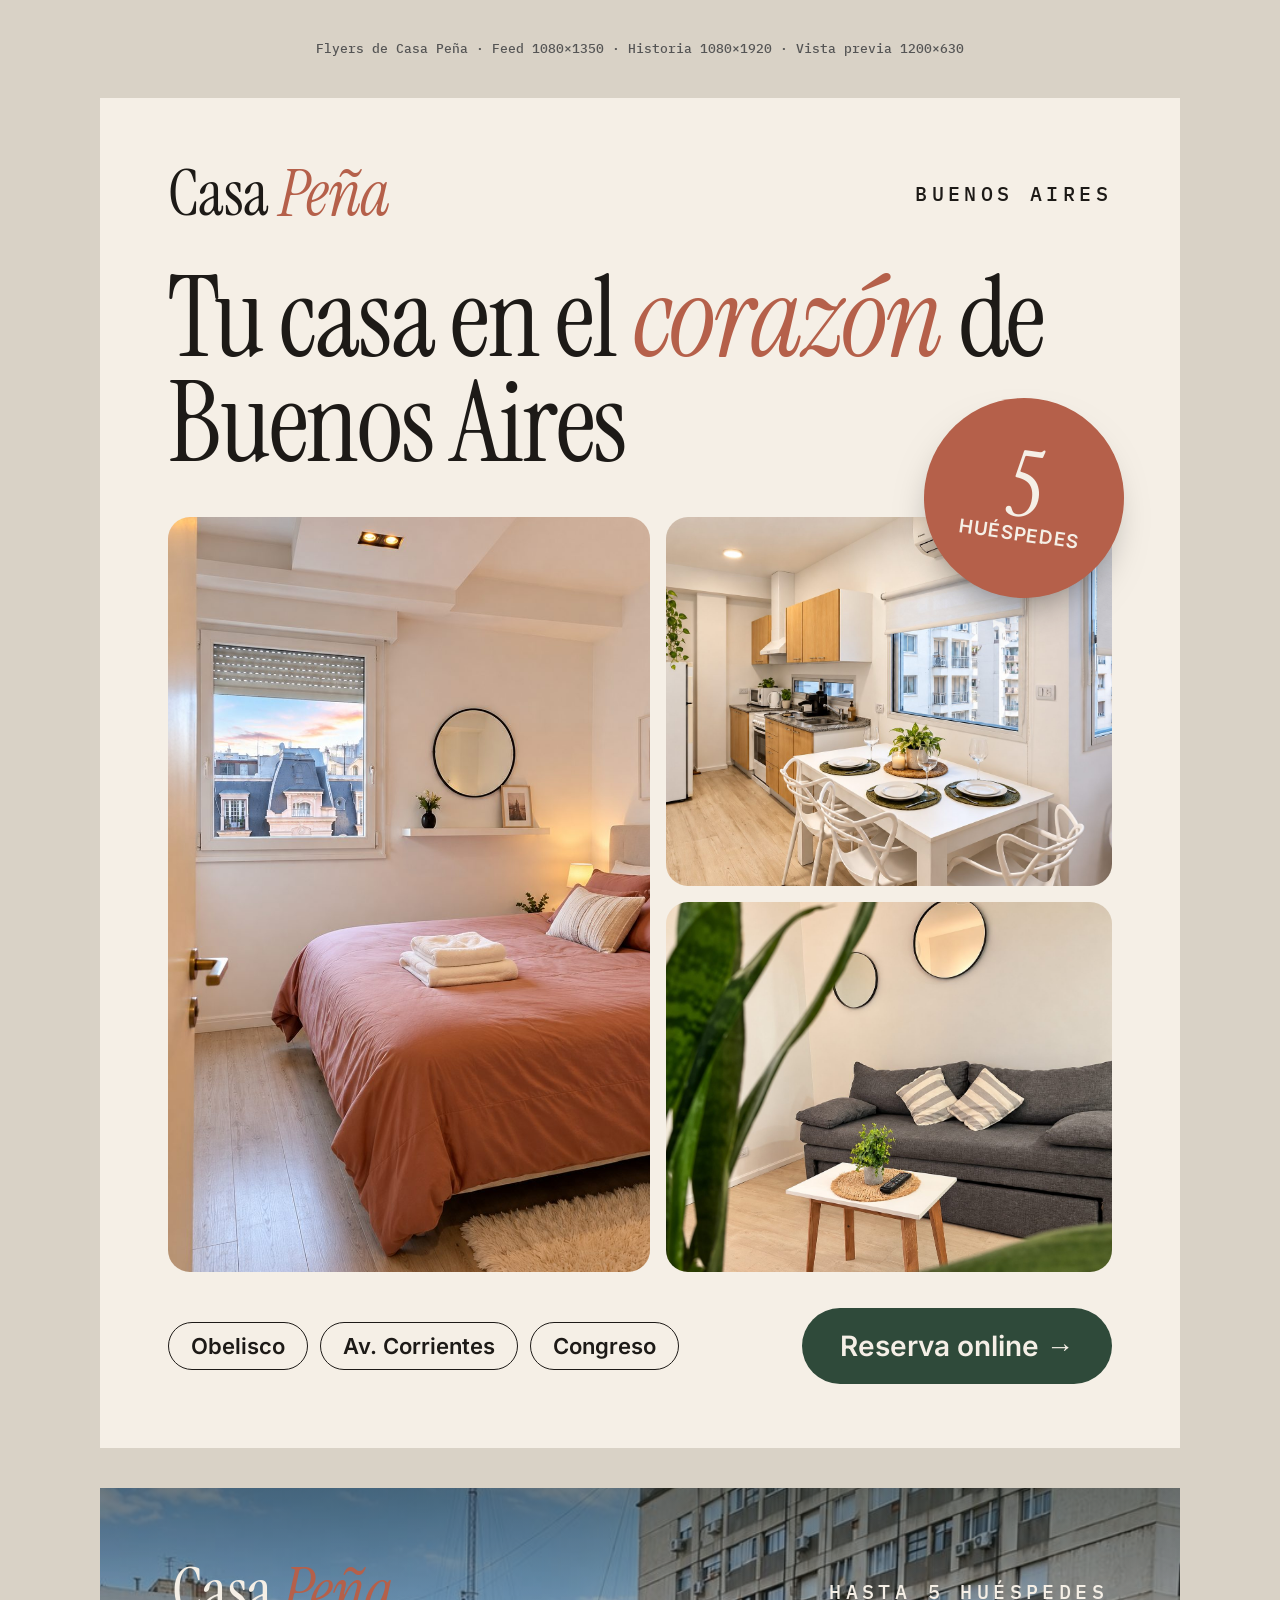
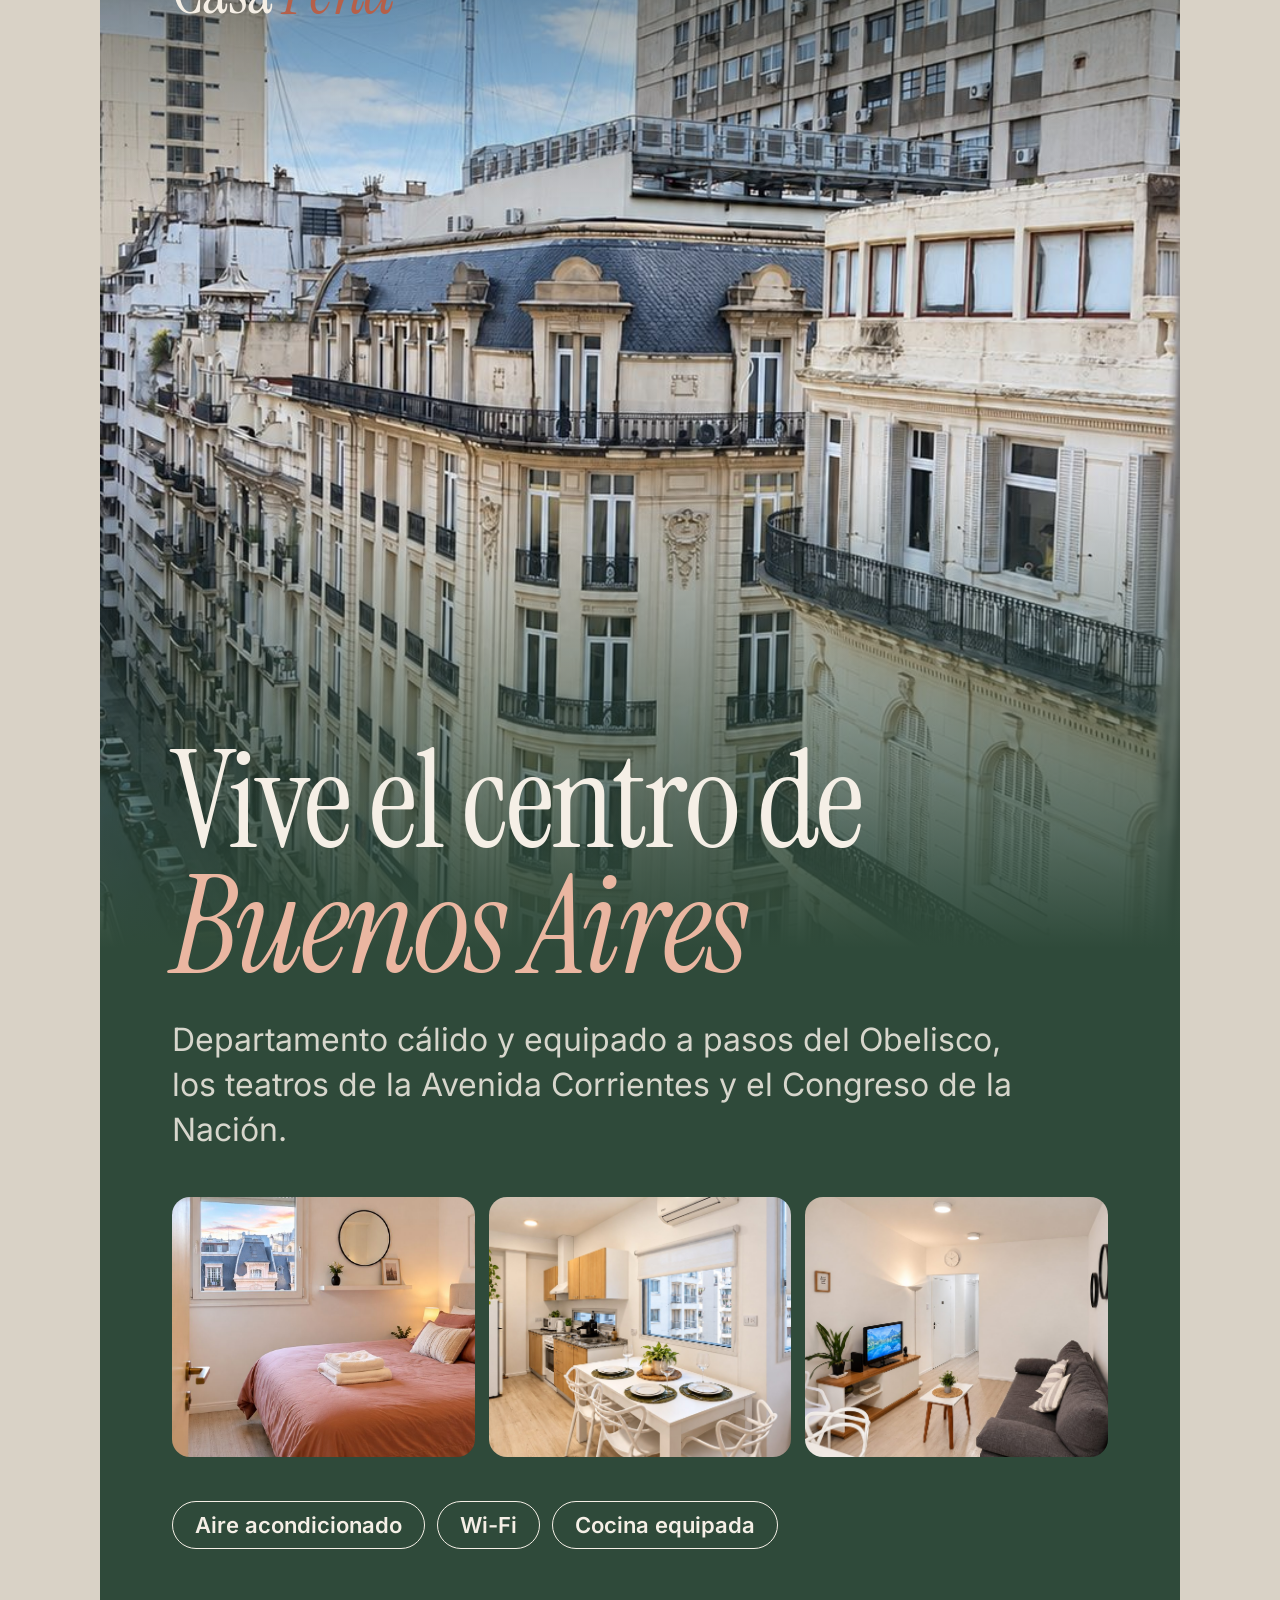
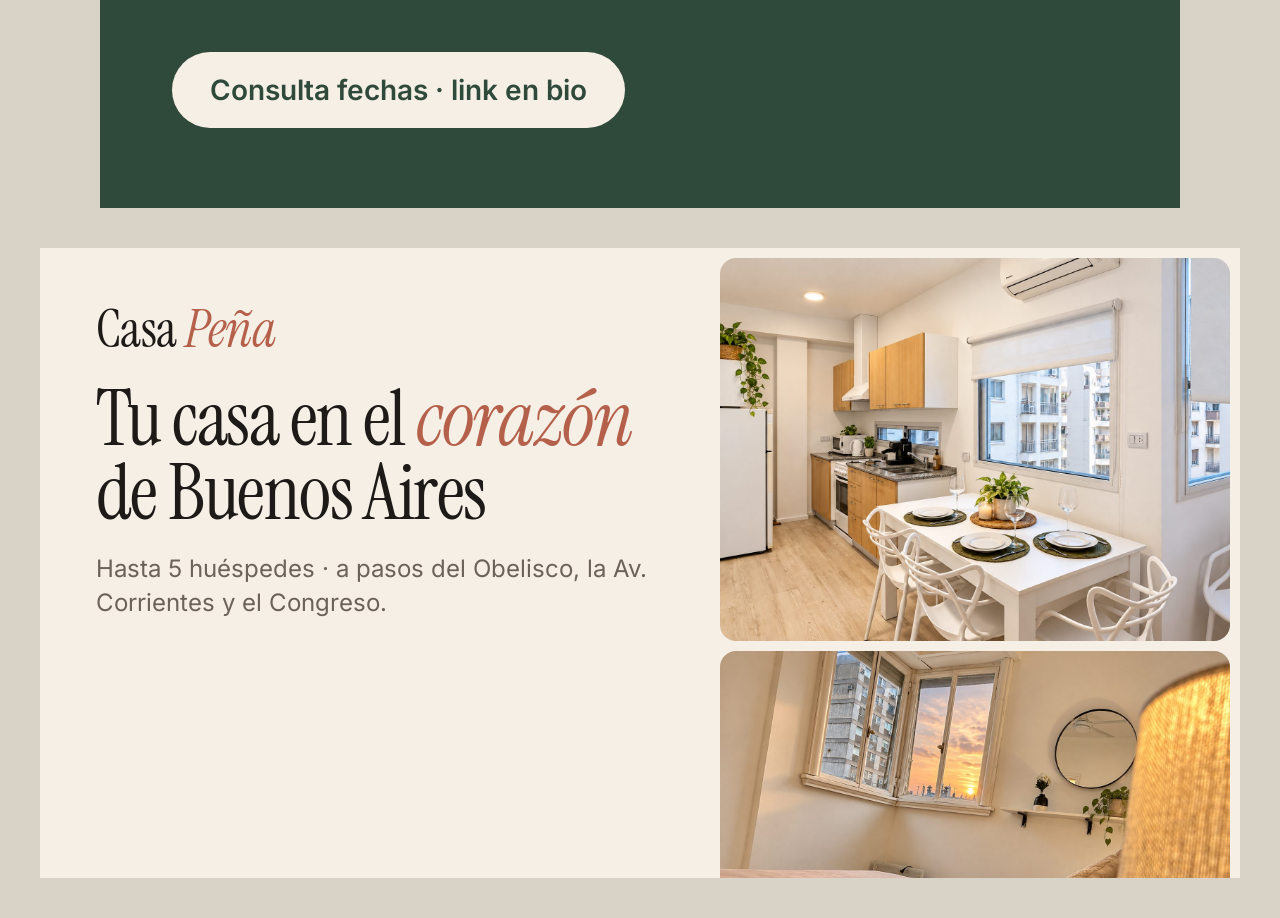
<file: casa-pena/flyer.html>
<!doctype html>
<html lang="es">
<head>
<meta charset="utf-8">
<meta name="viewport" content="width=device-width, initial-scale=1">
<title>Casa Peña — Flyers</title>
<meta name="robots" content="noindex">
<style>
@font-face{font-family:"Inter";font-weight:400 700;src:url("../fonts/inter-variable.woff2") format("woff2")}
@font-face{font-family:"IBM Plex Mono";font-weight:500;src:url("../fonts/ibm-plex-mono-500.woff2") format("woff2")}
@font-face{font-family:"Instrument Serif";font-style:normal;src:url("../fonts/instrument-serif-regular.woff2") format("woff2")}
@font-face{font-family:"Instrument Serif";font-style:italic;src:url("../fonts/instrument-serif-italic.woff2") format("woff2")}
:root{--ink:#1d1a17;--paper:#f5efe6;--paper-2:#ece3d6;--terra:#b5604a;--green:#2f4a3a;--muted:#6b6259;
  --serif:"Instrument Serif",Georgia,serif;--sans:"Inter",Arial,sans-serif;--mono:"IBM Plex Mono",monospace}
*{box-sizing:border-box;margin:0}
body{background:#d9d2c6;font-family:var(--sans);color:var(--ink);padding:40px;display:flex;flex-direction:column;align-items:center;gap:40px}
body.solo{padding:0;background:none;gap:0}
body.solo .hint{display:none}
.hint{font:500 13px/1.4 var(--mono);color:#555;text-align:center}
img{display:block;width:100%;height:100%;object-fit:cover}
em{font-family:var(--serif);font-style:italic;color:var(--terra)}
.art{position:relative;overflow:hidden;background:var(--paper);flex:none}
.mono{font:500 20px/1 var(--mono);letter-spacing:.22em;text-transform:uppercase}
.logo{font:400 64px/1 var(--serif);letter-spacing:-.01em}
.logo em{font-style:italic}
.rule{height:1px;background:rgba(29,26,23,.25)}
.chips{display:flex;flex-wrap:wrap;gap:12px}
.chip{border:1.5px solid currentColor;border-radius:999px;padding:12px 22px;font:600 22px/1 var(--sans)}
.cta{display:inline-flex;align-items:center;gap:14px;background:var(--green);color:var(--paper);border-radius:999px;padding:24px 38px;font:600 28px/1 var(--sans)}
.ph{border-radius:22px;overflow:hidden}

/* ---------- Feed 1080×1350 ---------- */
#feed{width:1080px;height:1350px;padding:64px 68px;display:flex;flex-direction:column}
#feed .head{display:flex;justify-content:space-between;align-items:center}
#feed h1{font:400 112px/.94 var(--serif);letter-spacing:-.02em;margin:40px 0 40px}
#feed .grid{flex:1;display:grid;grid-template-columns:1.08fr 1fr;grid-template-rows:1fr 1fr;gap:16px;min-height:0}
#feed .grid .ph:first-child{grid-row:span 2}
#feed .foot{display:flex;justify-content:space-between;align-items:center;margin-top:36px;gap:24px}
#feed .badge{position:absolute;right:56px;top:300px;width:200px;height:200px;border-radius:50%;background:var(--terra);color:var(--paper);display:grid;place-items:center;text-align:center;transform:rotate(8deg);box-shadow:0 20px 40px -18px rgba(0,0,0,.5)}
#feed .badge b{display:block;font:400 92px/.8 var(--serif)}
#feed .badge span{font:600 19px/1.15 var(--sans);letter-spacing:.04em;text-transform:uppercase}

/* ---------- Historia 1080×1920 ---------- */
#story{width:1080px;height:1920px;display:flex;flex-direction:column;background:var(--green);color:var(--paper)}
#story .top{position:relative;height:1060px}
#story .top::after{content:"";position:absolute;inset:0;background:linear-gradient(180deg,rgba(20,30,24,.55) 0%,rgba(20,30,24,0) 30%,rgba(20,30,24,0) 55%,var(--green) 100%)}
#story .top .head{position:absolute;z-index:2;top:72px;left:72px;right:72px;display:flex;justify-content:space-between;align-items:center}
#story .body{padding:0 72px 80px;margin-top:-210px;position:relative;z-index:2;flex:1;display:flex;flex-direction:column}
#story h1{font:400 136px/.92 var(--serif);letter-spacing:-.02em}
#story h1 em{color:#eab6a1}
#story p.lead{font:400 32px/1.4 var(--sans);color:rgba(245,239,230,.85);margin-top:30px;max-width:880px}
#story .row3{display:grid;grid-template-columns:repeat(3,1fr);gap:14px;margin-top:44px;height:260px}
#story .row3 .ph{border-radius:18px}
#story .chips{margin-top:44px;color:var(--paper)}
#story .cta{margin-top:auto;background:var(--paper);color:var(--green);align-self:flex-start}

/* ---------- OG / WhatsApp 1200×630 ---------- */
#og{width:1200px;height:630px;display:grid;grid-template-columns:1fr 520px}
#og .txt{padding:56px 56px;display:flex;flex-direction:column}
#og h1{font:400 78px/.95 var(--serif);letter-spacing:-.02em;margin:26px 0 22px}
#og p{font:400 24px/1.4 var(--sans);color:var(--muted)}
#og .chips{margin-top:auto}
#og .chip{font-size:18px;padding:10px 18px}
#og .pics{display:grid;grid-template-rows:1fr 1fr;gap:10px;padding:10px 10px 10px 0}
#og .pics .ph{border-radius:16px}
</style>
</head>
<body>
<p class="hint">Flyers de Casa Peña · Feed 1080×1350 · Historia 1080×1920 · Vista previa 1200×630</p>

<section class="art" id="feed">
  <div class="head"><span class="logo">Casa <em>Peña</em></span><span class="mono">Buenos Aires</span></div>
  <h1>Tu casa en el <em>corazón</em> de Buenos Aires</h1>
  <div class="grid">
    <div class="ph"><img src="fotos/dormitorio.jpg" alt=""></div>
    <div class="ph"><img src="fotos/cocina-comedor.jpg" alt=""></div>
    <div class="ph"><img src="fotos/sofa-espejos.jpg" alt=""></div>
  </div>
  <div class="foot">
    <div class="chips"><span class="chip">Obelisco</span><span class="chip">Av. Corrientes</span><span class="chip">Congreso</span></div>
    <span class="cta">Reserva online →</span>
  </div>
  <div class="badge"><div><b>5</b><span>huéspedes</span></div></div>
</section>

<section class="art" id="story">
  <div class="top">
    <img src="fotos/vista-calle.jpg" alt="">
    <div class="head"><span class="logo">Casa <em>Peña</em></span><span class="mono">Hasta 5 huéspedes</span></div>
  </div>
  <div class="body">
    <h1>Vive el centro de <em>Buenos Aires</em></h1>
    <p class="lead">Departamento cálido y equipado a pasos del Obelisco, los teatros de la Avenida Corrientes y el Congreso de la Nación.</p>
    <div class="row3">
      <div class="ph"><img src="fotos/dormitorio.jpg" alt=""></div>
      <div class="ph"><img src="fotos/cocina-comedor.jpg" alt=""></div>
      <div class="ph"><img src="fotos/living.jpg" alt=""></div>
    </div>
    <div class="chips"><span class="chip">Aire acondicionado</span><span class="chip">Wi-Fi</span><span class="chip">Cocina equipada</span></div>
    <span class="cta">Consulta fechas · link en bio</span>
  </div>
</section>

<section class="art" id="og">
  <div class="txt">
    <span class="logo" style="font-size:52px">Casa <em>Peña</em></span>
    <h1>Tu casa en el <em>corazón</em> de Buenos Aires</h1>
    <p>Hasta 5 huéspedes · a pasos del Obelisco, la Av. Corrientes y el Congreso.</p>
    <div class="chips"><span class="chip">Ver disponibilidad</span><span class="chip">Reserva online</span></div>
  </div>
  <div class="pics">
    <div class="ph"><img src="fotos/cocina-comedor.jpg" alt=""></div>
    <div class="ph"><img src="fotos/dormitorio-atardecer.jpg" alt=""></div>
  </div>
</section>

<script>
// ?solo=feed | story | og  → muestra solo ese formato (para exportar a imagen)
const solo = new URLSearchParams(location.search).get('solo');
if (solo) {
  document.body.classList.add('solo');
  document.querySelectorAll('.art').forEach(a => { if (a.id !== solo) a.remove(); });
}
</script>
</body>
</html>
</file>
<file: styles.css>
@font-face {
  font-display: swap;
  font-family: "Inter";
  font-style: normal;
  font-weight: 400 700;
  src: url("./fonts/inter-variable.woff2") format("woff2");
  unicode-range: U+0000-00FF, U+0131, U+0152-0153, U+02BB-02BC, U+02C6, U+02DA, U+02DC, U+0304, U+0308, U+0329, U+2000-206F, U+20AC, U+2122, U+2191, U+2193, U+2212, U+2215, U+FEFF, U+FFFD;
}

@font-face {
  font-display: swap;
  font-family: "IBM Plex Mono";
  font-style: normal;
  font-weight: 400;
  src: url("./fonts/ibm-plex-mono-400.woff2") format("woff2");
  unicode-range: U+0000-00FF, U+0131, U+0152-0153, U+02BB-02BC, U+02C6, U+02DA, U+02DC, U+0304, U+0308, U+0329, U+2000-206F, U+20AC, U+2122, U+2191, U+2193, U+2212, U+2215, U+FEFF, U+FFFD;
}

@font-face {
  font-display: swap;
  font-family: "IBM Plex Mono";
  font-style: normal;
  font-weight: 500;
  src: url("./fonts/ibm-plex-mono-500.woff2") format("woff2");
  unicode-range: U+0000-00FF, U+0131, U+0152-0153, U+02BB-02BC, U+02C6, U+02DA, U+02DC, U+0304, U+0308, U+0329, U+2000-206F, U+20AC, U+2122, U+2191, U+2193, U+2212, U+2215, U+FEFF, U+FFFD;
}

@font-face {
  font-display: swap;
  font-family: "IBM Plex Mono";
  font-style: normal;
  font-weight: 600;
  src: url("./fonts/ibm-plex-mono-600.woff2") format("woff2");
  unicode-range: U+0000-00FF, U+0131, U+0152-0153, U+02BB-02BC, U+02C6, U+02DA, U+02DC, U+0304, U+0308, U+0329, U+2000-206F, U+20AC, U+2122, U+2191, U+2193, U+2212, U+2215, U+FEFF, U+FFFD;
}

@font-face {
  font-display: swap;
  font-family: "Inter Tight";
  font-style: normal;
  font-weight: 400 900;
  src: url("./fonts/inter-tight-variable.woff2") format("woff2");
  unicode-range: U+0000-00FF, U+0131, U+0152-0153, U+02BB-02BC, U+02C6, U+02DA, U+02DC, U+0304, U+0308, U+0329, U+2000-206F, U+20AC, U+2122, U+2191, U+2193, U+2212, U+2215, U+FEFF, U+FFFD;
}

:root {
  --ink: #111111;
  --paper: #f4f2ec;
  --acid: #d7ff38;
  --violet: #7357ff;
  --orange: #ff5c35;
  --line: rgba(17, 17, 17, 0.2);
  --muted: rgba(17, 17, 17, 0.62);
  --font-display: "Inter Tight", "Helvetica Neue", Arial, sans-serif;
  --font-sans: "Inter", "Helvetica Neue", Arial, sans-serif;
  --font-mono: "IBM Plex Mono", "Courier New", monospace;
}

* {
  box-sizing: border-box;
}

html {
  scroll-behavior: smooth;
}

body {
  margin: 0;
  background: var(--paper);
  color: var(--ink);
  font-family: var(--font-sans);
  font-size: 1.0625rem;
  line-height: 1.5;
  overflow-x: hidden;
  text-rendering: optimizeLegibility;
  -webkit-font-smoothing: antialiased;
  -moz-osx-font-smoothing: grayscale;
}

body.nav-open {
  overflow: hidden;
}

a {
  color: inherit;
  text-decoration: none;
}

h1,
h2,
h3,
.monogram,
.ticker,
.profile-mark,
.whatsapp-link strong {
  font-family: var(--font-display);
}

h1,
h2,
h3 {
  text-wrap: balance;
}

p,
li {
  text-wrap: pretty;
}

img {
  display: block;
  max-width: 100%;
  width: 100%;
}

::selection {
  background: var(--violet);
  color: white;
}

a:focus-visible,
button:focus-visible {
  outline: 2px solid var(--violet);
  outline-offset: 3px;
}

section[id],
footer[id] {
  scroll-margin-top: 74px;
}

.skip-link {
  background: var(--ink);
  color: var(--paper);
  font-family: var(--font-mono);
  font-size: 0.8rem;
  left: 3vw;
  letter-spacing: 0.08em;
  padding: 0.8rem 1.1rem;
  position: fixed;
  text-transform: uppercase;
  top: 0;
  transform: translateY(-120%);
  transition: transform 0.2s ease;
  z-index: 100;
}

.skip-link:focus {
  transform: translateY(12px);
}

.site-header {
  align-items: center;
  background: rgba(244, 242, 236, 0.86);
  border-bottom: 1px solid var(--line);
  display: grid;
  grid-template-columns: 1fr auto 1fr;
  height: 74px;
  left: 0;
  padding: 0 3vw;
  position: fixed;
  right: 0;
  top: 0;
  z-index: 50;
  backdrop-filter: blur(14px);
}

.monogram {
  font-size: 1.45rem;
  font-weight: 800;
  letter-spacing: -0.04em;
}

.monogram span {
  font-size: 0.45em;
  margin-left: 0.3rem;
  vertical-align: top;
}

.site-header nav {
  display: flex;
  gap: 2.4rem;
}

.site-header nav a {
  font-size: 0.82rem;
  font-weight: 600;
  letter-spacing: 0.06em;
  position: relative;
  text-transform: uppercase;
}

.site-header nav a::after {
  background: var(--ink);
  bottom: -5px;
  content: "";
  height: 1px;
  left: 0;
  position: absolute;
  transform: scaleX(0);
  transform-origin: right;
  transition: transform 0.3s ease;
  width: 100%;
}

.site-header nav a:hover::after,
.site-header nav a[aria-current]::after {
  transform: scaleX(1);
  transform-origin: left;
}

.nav-toggle {
  background: none;
  border: 1px solid var(--ink);
  cursor: pointer;
  display: none;
  height: 44px;
  padding: 0;
  position: relative;
  width: 44px;
}

.nav-toggle span {
  background: var(--ink);
  height: 1px;
  left: 11px;
  position: absolute;
  right: 11px;
  transition: transform 0.3s ease, opacity 0.3s ease, top 0.3s ease;
}

.nav-toggle span:nth-child(1) {
  top: 15px;
}

.nav-toggle span:nth-child(2) {
  top: 21px;
}

.nav-toggle span:nth-child(3) {
  top: 27px;
}

body.nav-open .nav-toggle span:nth-child(1) {
  top: 21px;
  transform: rotate(45deg);
}

body.nav-open .nav-toggle span:nth-child(2) {
  opacity: 0;
}

body.nav-open .nav-toggle span:nth-child(3) {
  top: 21px;
  transform: rotate(-45deg);
}

.nav-contact {
  align-items: center;
  display: none;
  gap: 0.6rem;
}

.header-right {
  align-items: center;
  display: flex;
  gap: 1.2rem;
  justify-self: end;
}

.availability {
  align-items: center;
  display: flex;
  font-family: var(--font-mono);
  font-size: 0.75rem;
  gap: 0.55rem;
  letter-spacing: 0.04em;
  text-transform: uppercase;
  white-space: nowrap;
}

.lang-switch {
  border: 1px solid var(--ink);
  border-radius: 999px;
  display: flex;
  overflow: hidden;
}

.lang-btn {
  background: none;
  border: 0;
  cursor: pointer;
  font-family: var(--font-mono);
  font-size: 0.75rem;
  font-weight: 600;
  letter-spacing: 0.04em;
  padding: 0.5rem 0.75rem;
  transition: background 0.25s ease, color 0.25s ease;
}

.lang-btn[aria-pressed="true"] {
  background: var(--ink);
  color: var(--paper);
}

.lang-btn[aria-pressed="false"]:hover {
  background: rgba(17, 17, 17, 0.09);
}

.lang-btn:focus-visible {
  outline: 2px solid var(--violet);
  outline-offset: -2px;
}

.availability i {
  animation: pulse 1.8s infinite;
  background: #23b85f;
  border-radius: 50%;
  height: 8px;
  width: 8px;
}

.hero {
  background: var(--paper);
  min-height: 100svh;
  overflow: hidden;
  padding: 132px 3vw 40px;
  position: relative;
}

.hero::before {
  background-image: linear-gradient(var(--line) 1px, transparent 1px),
    linear-gradient(90deg, var(--line) 1px, transparent 1px);
  background-size: 25vw 100%, 25vw 100%;
  content: "";
  inset: 74px 0 0;
  opacity: 0.22;
  pointer-events: none;
  position: absolute;
}

.eyebrow {
  font-family: var(--font-mono);
  font-size: 0.8rem;
  font-weight: 500;
  letter-spacing: 0.08em;
  margin: 0;
  position: relative;
  text-transform: uppercase;
  z-index: 2;
}

.hero h1 {
  font-size: clamp(5.8rem, 15vw, 13.5rem);
  font-weight: 800;
  letter-spacing: -0.035em;
  line-height: 0.84;
  margin: 10vh 0 0 -0.06em;
  max-width: 96vw;
  position: relative;
  text-transform: uppercase;
  z-index: 2;
}

.hero h1 span {
  display: inline-block;
  margin-left: 17.5vw;
}

.hero-bottom {
  align-items: end;
  display: flex;
  justify-content: space-between;
  margin: 10vh 0 7vh 25vw;
  position: relative;
  z-index: 2;
}

.hero-intro {
  font-size: clamp(1.25rem, 1.9vw, 1.9rem);
  letter-spacing: -0.015em;
  line-height: 1.25;
  margin: 0;
  max-width: 640px;
}

.round-link {
  align-items: center;
  background: var(--acid);
  border: 1px solid var(--ink);
  border-radius: 50%;
  display: flex;
  flex-direction: column;
  font-family: var(--font-mono);
  font-size: 0.75rem;
  gap: 1rem;
  height: 128px;
  justify-content: center;
  letter-spacing: 0.06em;
  text-transform: uppercase;
  transition: transform 0.35s ease, background 0.35s ease;
  width: 128px;
}

.round-link:hover {
  background: var(--orange);
  transform: rotate(8deg) scale(1.06);
}

.hero-index {
  border-top: 1px solid var(--line);
  display: flex;
  font-family: var(--font-mono);
  font-size: 0.75rem;
  justify-content: space-between;
  letter-spacing: 0.06em;
  padding-top: 18px;
  position: relative;
  z-index: 2;
}

.hero-orb {
  border-radius: 50%;
  filter: blur(2px);
  mix-blend-mode: multiply;
  position: absolute;
}

.orb-one {
  animation: floatOne 8s ease-in-out infinite;
  background: var(--violet);
  height: 33vw;
  right: -10vw;
  top: 14%;
  width: 33vw;
}

.orb-two {
  animation: floatTwo 7s ease-in-out infinite;
  background: var(--orange);
  height: 18vw;
  left: 5vw;
  top: 58%;
  width: 18vw;
}

.ticker {
  background: var(--ink);
  color: white;
  font-size: clamp(2.4rem, 5vw, 5rem);
  font-weight: 800;
  letter-spacing: -0.02em;
  overflow: hidden;
  padding: 0.18em 0;
  white-space: nowrap;
}

.ticker div {
  animation: marquee 24s linear infinite;
  width: max-content;
}

.ticker span {
  color: var(--acid);
}

.work-section {
  padding: 9rem 3vw 10rem;
}

.section-head {
  align-items: end;
  border-bottom: 1px solid var(--ink);
  display: grid;
  gap: 3rem;
  grid-template-columns: 2fr 1fr;
  margin-bottom: 5rem;
  padding-bottom: 2rem;
}

.section-head h2 {
  font-size: clamp(3.5rem, 8vw, 8rem);
  font-weight: 800;
  letter-spacing: -0.03em;
  line-height: 0.92;
  margin: 2rem 0 0;
}

.section-head > p {
  letter-spacing: -0.015em;
  font-size: clamp(1.1rem, 1.4vw, 1.3rem);
  line-height: 1.45;
  margin: 0;
  max-width: 460px;
}

.project-grid {
  display: grid;
  gap: 8rem 2vw;
  grid-template-columns: repeat(12, 1fr);
}

.project-card {
  grid-column: span 6;
  min-width: 0;
}

.project-xl {
  grid-column: span 12;
}

.project-wide {
  grid-column: span 6;
}

.project-wide + .project-wide,
.project-tall {
  grid-column: span 6;
}

.project-visual {
  aspect-ratio: 16 / 9;
  background: #dedbd3;
  display: block;
  overflow: hidden;
  position: relative;
}

.project-xl .project-visual {
  aspect-ratio: 2 / 1;
}

.project-visual::after {
  background: linear-gradient(transparent 50%, rgba(0, 0, 0, 0.35));
  content: "";
  inset: 0;
  opacity: 0;
  position: absolute;
  transition: opacity 0.4s ease;
}

.project-visual img {
  height: 100%;
  object-fit: cover;
  object-position: top center;
  transition: transform 0.75s cubic-bezier(0.2, 0.7, 0.2, 1),
    filter 0.5s ease;
}

.project-visual:hover img,
.project-visual:focus-visible img {
  filter: saturate(1.15);
  transform: scale(1.04);
}

.project-visual:hover::after,
.project-visual:focus-visible::after {
  opacity: 1;
}

.visit-pill {
  align-items: center;
  background: var(--acid);
  border: 1px solid var(--ink);
  border-radius: 999px;
  bottom: 24px;
  display: flex;
  font-family: var(--font-mono);
  font-size: 0.75rem;
  gap: 1.1rem;
  left: 24px;
  letter-spacing: 0.05em;
  opacity: 0;
  padding: 0.9rem 1.2rem;
  position: absolute;
  text-transform: uppercase;
  transform: translateY(12px);
  transition: opacity 0.35s ease, transform 0.35s ease;
  z-index: 2;
}

.project-visual:hover .visit-pill,
.project-visual:focus-visible .visit-pill {
  opacity: 1;
  transform: translateY(0);
}

.project-number {
  background: rgba(17, 17, 17, 0.72);
  border-radius: 999px;
  color: white;
  padding: 0.3rem 0.55rem;
  font-family: var(--font-mono);
  font-size: 0.78rem;
  position: absolute;
  right: 24px;
  top: 22px;
  z-index: 2;
}

.project-copy {
  border-top: 1px solid var(--ink);
  margin-top: 1.1rem;
  padding-top: 1.1rem;
}

.project-title-row {
  align-items: end;
  display: flex;
  justify-content: space-between;
}

.project-type,
.project-time .pt-label {
  font-family: var(--font-mono);
  font-size: 0.75rem;
  letter-spacing: 0.06em;
  margin: 0 0 0.75rem;
  text-transform: uppercase;
}

.project-title-row h3 {
  font-weight: 700;
  font-size: clamp(2rem, 3.2vw, 3.4rem);
  letter-spacing: -0.02em;
  line-height: 1;
  margin: 0;
}

.project-time {
  font-size: 1rem;
  margin: 0;
  text-align: right;
}

.project-time .pt-label {
  display: block;
  margin-bottom: 0.4rem;
  opacity: 0.55;
}

.project-summary {
  font-size: 1.125rem;
  line-height: 1.55;
  margin: 1.6rem 0 1.4rem;
  max-width: 690px;
}

.tags {
  display: flex;
  flex-wrap: wrap;
  gap: 0.5rem;
}

.tags span {
  border: 1px solid var(--line);
  border-radius: 999px;
  font-family: var(--font-mono);
  font-size: 0.72rem;
  letter-spacing: 0.03em;
  padding: 0.5rem 0.8rem;
  text-transform: uppercase;
}

.services-section {
  border-top: 1px solid var(--ink);
  padding: 9rem 3vw 10rem;
}

.service-list-wrap {
  display: grid;
  gap: 7rem;
}

.service-row {
  align-items: center;
  display: grid;
  gap: 2rem 5vw;
  grid-template-columns: repeat(12, 1fr);
}

.service-visual {
  background: #e9e6de;
  border: 1px solid var(--ink);
  grid-column: 1 / span 5;
  overflow: hidden;
}

.service-visual img {
  aspect-ratio: 1;
  height: auto;
  transition: transform 0.75s cubic-bezier(0.2, 0.7, 0.2, 1);
}

.service-row:hover .service-visual img {
  transform: scale(1.03);
}

.service-copy {
  grid-column: 6 / span 7;
}

.service-row:nth-child(even) .service-visual {
  grid-column: 8 / span 5;
  grid-row: 1;
}

.service-row:nth-child(even) .service-copy {
  grid-column: 1 / span 7;
  grid-row: 1;
}

.service-meta {
  border-bottom: 1px solid var(--ink);
  display: flex;
  font-family: var(--font-mono);
  font-size: 0.78rem;
  gap: 2.4rem;
  letter-spacing: 0.08em;
  margin: 0 0 2.2rem;
  padding-bottom: 1rem;
  text-transform: uppercase;
}

.service-meta span:first-child {
  font-weight: 700;
}

.service-copy h3 {
  font-size: clamp(2.3rem, 4vw, 4.2rem);
  font-weight: 800;
  letter-spacing: -0.025em;
  line-height: 0.95;
  margin: 0;
  text-transform: uppercase;
}

.service-copy mark {
  background: var(--acid);
  box-decoration-break: clone;
  -webkit-box-decoration-break: clone;
  color: inherit;
  padding: 0 0.08em;
}

.service-need {
  color: var(--muted);
  font-family: var(--font-mono);
  font-size: 0.95rem;
  margin: 1.6rem 0 0;
  opacity: 1;
}

.service-lead {
  font-size: clamp(1.2rem, 1.7vw, 1.6rem);
  letter-spacing: -0.015em;
  line-height: 1.3;
  margin: 1.4rem 0 2rem;
  max-width: 560px;
}

.service-label {
  font-family: var(--font-mono);
  font-size: 0.75rem;
  font-weight: 600;
  letter-spacing: 0.08em;
  margin: 0 0 0.4rem;
  text-transform: uppercase;
}

.service-note {
  font-size: 1.05rem;
  line-height: 1.55;
  margin: -0.8rem 0 2rem;
  max-width: 560px;
}

.service-actions {
  align-items: center;
  display: flex;
  flex-wrap: wrap;
  gap: 1.2rem 2rem;
}

.service-related {
  align-items: center;
  display: flex;
  flex-wrap: wrap;
  font-family: var(--font-mono);
  font-size: 0.72rem;
  gap: 0.45rem;
  letter-spacing: 0.03em;
  margin: 0;
  text-transform: uppercase;
}

.service-related span {
  margin-right: 0.3rem;
  opacity: 0.6;
}

.service-related a {
  border: 1px solid var(--line);
  border-radius: 999px;
  padding: 0.42rem 0.7rem;
  transition: background 0.25s ease, border-color 0.25s ease;
}

.service-related a:hover {
  background: var(--acid);
  border-color: var(--ink);
}

.service-badge {
  background: var(--acid);
  border-radius: 999px;
  color: var(--ink);
  margin-left: auto;
  padding: 0.3rem 0.7rem;
}

.service-row.is-featured {
  background: var(--ink);
  color: var(--paper);
  margin: 0 -3vw;
  padding: 5rem 3vw;
}

.is-featured .service-visual {
  border-color: var(--paper);
  grid-column: 1 / span 6;
}

.is-featured .service-copy {
  grid-column: 7 / span 6;
}

.is-featured .service-meta {
  border-color: rgba(244, 242, 236, 0.4);
}

.is-featured .service-copy h3 {
  font-size: clamp(2.8rem, 5vw, 5.4rem);
}

.is-featured .service-copy mark {
  color: var(--ink);
}

.is-featured .service-list li,
.is-featured .service-related a {
  border-color: rgba(244, 242, 236, 0.25);
}

.is-featured .service-list li::before {
  color: var(--acid);
}

.is-featured .service-related a:hover {
  border-color: var(--acid);
  color: var(--ink);
}





.is-featured .service-cta {
  color: var(--ink);
}

.is-featured .service-cta:hover {
  background: var(--paper);
  color: var(--ink);
}

.service-list {
  display: grid;
  gap: 0.15rem 2rem;
  grid-template-columns: repeat(2, minmax(0, 1fr));
  list-style: none;
  margin: 0 0 2.4rem;
  padding: 0;
}

.service-list li {
  border-bottom: 1px solid var(--line);
  font-size: 1.05rem;
  padding: 0.7rem 0 0.7rem 1.8rem;
  position: relative;
}

.service-list li::before {
  content: "✓";
  font-weight: 700;
  left: 0;
  position: absolute;
}

.service-cta {
  align-items: center;
  background: var(--acid);
  border: 1px solid var(--ink);
  border-radius: 999px;
  display: inline-flex;
  font-family: var(--font-mono);
  font-size: 0.8rem;
  font-weight: 600;
  gap: 1.1rem;
  letter-spacing: 0.05em;
  padding: 1.05rem 1.5rem;
  text-transform: uppercase;
  transition: background 0.3s ease, color 0.3s ease, transform 0.3s ease;
}

.service-cta:hover {
  background: var(--ink);
  color: var(--acid);
  transform: translateY(-2px);
}

.profile {
  background: var(--acid);
  border-top: 1px solid var(--ink);
  display: grid;
  grid-template-columns: 1fr 3fr;
  min-height: 90vh;
  padding: 8rem 3vw;
  position: relative;
}

.profile-label {
  display: flex;
  flex-direction: column;
  justify-content: space-between;
}

.profile-mark {
  font-size: 8vw;
  font-weight: 800;
  letter-spacing: -0.05em;
  line-height: 0.8;
}

.profile-copy {
  border-left: 1px solid var(--ink);
  padding-left: 4vw;
}

.profile-copy h2 {
  font-size: clamp(4rem, 8vw, 8.8rem);
  font-weight: 800;
  letter-spacing: -0.03em;
  line-height: 0.92;
  margin: 0;
}

.profile-copy > p {
  letter-spacing: -0.015em;
  font-size: clamp(1.2rem, 1.8vw, 1.65rem);
  line-height: 1.4;
  margin: 4rem 0 6rem 25%;
  max-width: 700px;
}

.services {
  border-top: 1px solid var(--ink);
  display: grid;
  grid-template-columns: repeat(3, 1fr);
}

.services > div {
  border-right: 1px solid var(--ink);
  min-height: 220px;
  padding: 1.5rem 1.5rem 1rem 0;
}

.services > div + div {
  padding-left: 1.5rem;
}

.services > div:last-child {
  border-right: 0;
}

.services span {
  font-family: var(--font-mono);
  font-size: 0.78rem;
}

.services h3 {
  font-size: 1.75rem;
  letter-spacing: -0.025em;
  margin: 3.4rem 0 1rem;
}

.services p {
  font-size: 1.02rem;
  line-height: 1.5;
  margin: 0;
  max-width: 260px;
}

footer {
  background: var(--violet);
  color: white;
  min-height: 85vh;
  overflow: hidden;
  padding: 5rem 3vw 2rem;
}

.footer-top,
.footer-bottom {
  align-items: center;
  display: flex;
  justify-content: space-between;
}

.footer-top > a {
  align-items: center;
  border: 1px solid rgba(255, 255, 255, 0.7);
  border-radius: 50%;
  display: flex;
  font-size: 1.5rem;
  height: 58px;
  justify-content: center;
  transition: background 0.3s ease, color 0.3s ease;
  width: 58px;
}

.footer-top > a:hover {
  background: var(--acid);
  color: var(--ink);
}

footer h2 {
  font-weight: 800;
  font-size: clamp(4rem, 10.5vw, 11rem);
  letter-spacing: -0.035em;
  line-height: 0.88;
  margin: 15vh 0;
}

footer h2 span {
  color: var(--acid);
  display: inline-block;
  margin-left: 8vw;
}

.whatsapp-link {
  align-items: center;
  border-bottom: 1px solid rgba(255, 255, 255, 0.55);
  border-top: 1px solid rgba(255, 255, 255, 0.55);
  display: grid;
  font-family: var(--font-mono);
  gap: 1rem;
  grid-template-columns: 1fr auto auto;
  margin: -8vh 0 8vh;
  padding: 1.6rem 0;
  text-transform: uppercase;
  transition: color 0.25s ease;
}

.whatsapp-link span {
  font-size: 0.8rem;
  letter-spacing: 0.06em;
}

.whatsapp-link strong {
  font-size: clamp(1.4rem, 2.4vw, 2.2rem);
  letter-spacing: -0.02em;
}

.whatsapp-link > span:last-child {
  font-size: 1.6rem;
}

.whatsapp-link:hover {
  color: var(--acid);
}

.footer-bottom {
  border-top: 1px solid rgba(255, 255, 255, 0.4);
  font-family: var(--font-mono);
  font-size: 0.75rem;
  letter-spacing: 0.05em;
  padding-top: 1.5rem;
  text-transform: uppercase;
}

.reveal {
  opacity: 0;
  transform: translateY(40px);
  transition: opacity 0.8s ease, transform 0.8s cubic-bezier(0.2, 0.7, 0.2, 1);
}

.reveal.is-visible {
  opacity: 1;
  transform: none;
}

@keyframes pulse {
  0%,
  100% {
    box-shadow: 0 0 0 0 rgba(35, 184, 95, 0.45);
  }
  50% {
    box-shadow: 0 0 0 6px rgba(35, 184, 95, 0);
  }
}

@keyframes floatOne {
  0%,
  100% {
    transform: translate(0, 0) scale(1);
  }
  50% {
    transform: translate(-3vw, 4vh) scale(1.08);
  }
}

@keyframes floatTwo {
  0%,
  100% {
    transform: translate(0, 0);
  }
  50% {
    transform: translate(4vw, -5vh);
  }
}

@keyframes marquee {
  to {
    transform: translateX(-50%);
  }
}

@media (max-width: 900px) {
  .site-header {
    grid-template-columns: 1fr auto auto;
    gap: 1.2rem;
  }

  .nav-toggle {
    display: block;
  }

  .site-header nav {
    background: var(--paper);
    border-bottom: 1px solid var(--line);
    display: flex;
    flex-direction: column;
    gap: 0.3rem;
    left: 0;
    opacity: 0;
    padding: 1.5rem 5vw 2.5rem;
    pointer-events: none;
    position: fixed;
    right: 0;
    top: 74px;
    transform: translateY(-8px);
    transition: opacity 0.3s ease, transform 0.3s ease;
    z-index: 49;
  }

  .site-header nav a {
    border-bottom: 1px solid var(--line);
    font-size: 1.4rem;
    letter-spacing: -0.02em;
    padding: 0.75rem 0;
    text-transform: none;
  }

  .nav-contact {
    border-bottom: none;
    color: var(--violet);
    display: flex;
    font-weight: 700;
    justify-content: space-between;
    margin-top: 0.5rem;
  }

  body.nav-open .site-header nav {
    opacity: 1;
    pointer-events: auto;
    transform: translateY(0);
  }

  .hero {
    min-height: auto;
    padding-top: 120px;
  }

  .hero h1 {
    line-height: 0.77;
    margin-top: 3.5rem;
  }

  .hero h1 span {
    margin-left: 6vw;
  }

  .hero-bottom {
    align-items: start;
    flex-direction: column;
    gap: 3rem;
    margin: 3.5rem 0 3rem 15vw;
  }

  .orb-one {
    height: 55vw;
    right: -18vw;
    width: 55vw;
  }

  .orb-two {
    height: 32vw;
    width: 32vw;
  }

  .section-head {
    align-items: start;
    grid-template-columns: 1fr;
  }

  .project-card,
  .project-xl,
  .project-wide,
  .project-wide + .project-wide,
  .project-tall {
    grid-column: span 12;
  }

  .service-row,
  .service-row:nth-child(even) {
    gap: 2.5rem;
    grid-template-columns: 1fr;
  }

  .service-visual,
  .service-copy,
  .service-row:nth-child(even) .service-visual,
  .service-row:nth-child(even) .service-copy {
    grid-column: 1 / -1;
    grid-row: auto;
  }

  .service-visual {
    max-width: 560px;
  }

  .is-featured .service-visual,
  .is-featured .service-copy {
    grid-column: 1 / -1;
  }

  .service-row.is-featured {
    padding: 3.5rem 3vw;
  }

  .profile {
    gap: 5rem;
    grid-template-columns: 1fr;
  }

  .profile-label {
    align-items: end;
    flex-direction: row;
  }

  .profile-copy {
    border-left: 0;
    border-top: 1px solid var(--ink);
    padding-left: 0;
    padding-top: 3rem;
  }

  .profile-copy > p {
    margin-left: 10%;
  }

  footer h2 span {
    margin-left: 4vw;
  }
}

@media (max-width: 580px) {
  .site-header {
    height: 64px;
    padding: 0 5vw;
  }

  .site-header nav {
    top: 64px;
  }

  section[id],
  footer[id] {
    scroll-margin-top: 64px;
  }

  .site-header nav a {
    font-size: 1.15rem;
  }

  .header-right {
    gap: 0.75rem;
  }

  .hero {
    padding-left: 5vw;
    padding-right: 5vw;
  }

  .hero h1 {
    font-size: 23vw;
    margin-top: 4rem;
  }

  .hero h1 span {
    margin-left: 0;
  }

  .hero-bottom {
    margin-left: 0;
  }

  .ticker {
    font-size: clamp(1.5rem, 8.5vw, 2.6rem);
  }

  .hero-index {
    align-items: start;
    flex-direction: column;
    gap: 0.6rem;
  }

  .round-link {
    height: 96px;
    width: 96px;
  }

  .work-section {
    padding: 6rem 5vw 7rem;
  }

  .project-grid {
    row-gap: 6rem;
  }

  .visit-pill {
    bottom: 14px;
    left: 14px;
    opacity: 1;
    transform: none;
  }

  .project-title-row {
    align-items: start;
    flex-direction: column;
    gap: 1.2rem;
  }

  .project-time {
    text-align: left;
  }

  .services-section {
    padding: 6rem 5vw 7rem;
  }

  .service-row.is-featured {
    margin: 0 -5vw;
    padding: 3rem 5vw;
  }

  .service-badge {
    margin-left: 0;
  }

  .service-meta {
    flex-wrap: wrap;
    gap: 0.6rem 1.6rem;
  }

  .service-list-wrap {
    gap: 5.5rem;
  }

  .service-list {
    grid-template-columns: 1fr;
  }

  .profile {
    padding: 6rem 5vw;
  }

  .profile-copy > p {
    margin-left: 0;
  }

  .services {
    grid-template-columns: 1fr;
  }

  .services > div,
  .services > div + div {
    border-bottom: 1px solid var(--ink);
    border-right: 0;
    min-height: auto;
    padding: 1.5rem 0 2rem;
  }

  footer {
    padding-left: 5vw;
    padding-right: 5vw;
  }

  footer h2 span {
    margin-left: 0;
  }

  .whatsapp-link {
    align-items: start;
    grid-template-columns: 1fr auto;
    margin-top: -5vh;
  }

  .whatsapp-link strong {
    grid-column: 1 / -1;
  }

  .footer-bottom {
    align-items: start;
    flex-direction: column;
    gap: 0.7rem;
  }
}

@media (prefers-reduced-motion: reduce) {
  *,
  *::before,
  *::after {
    animation-duration: 0.01ms !important;
    animation-iteration-count: 1 !important;
    scroll-behavior: auto !important;
    transition-duration: 0.01ms !important;
  }
}
</file>
